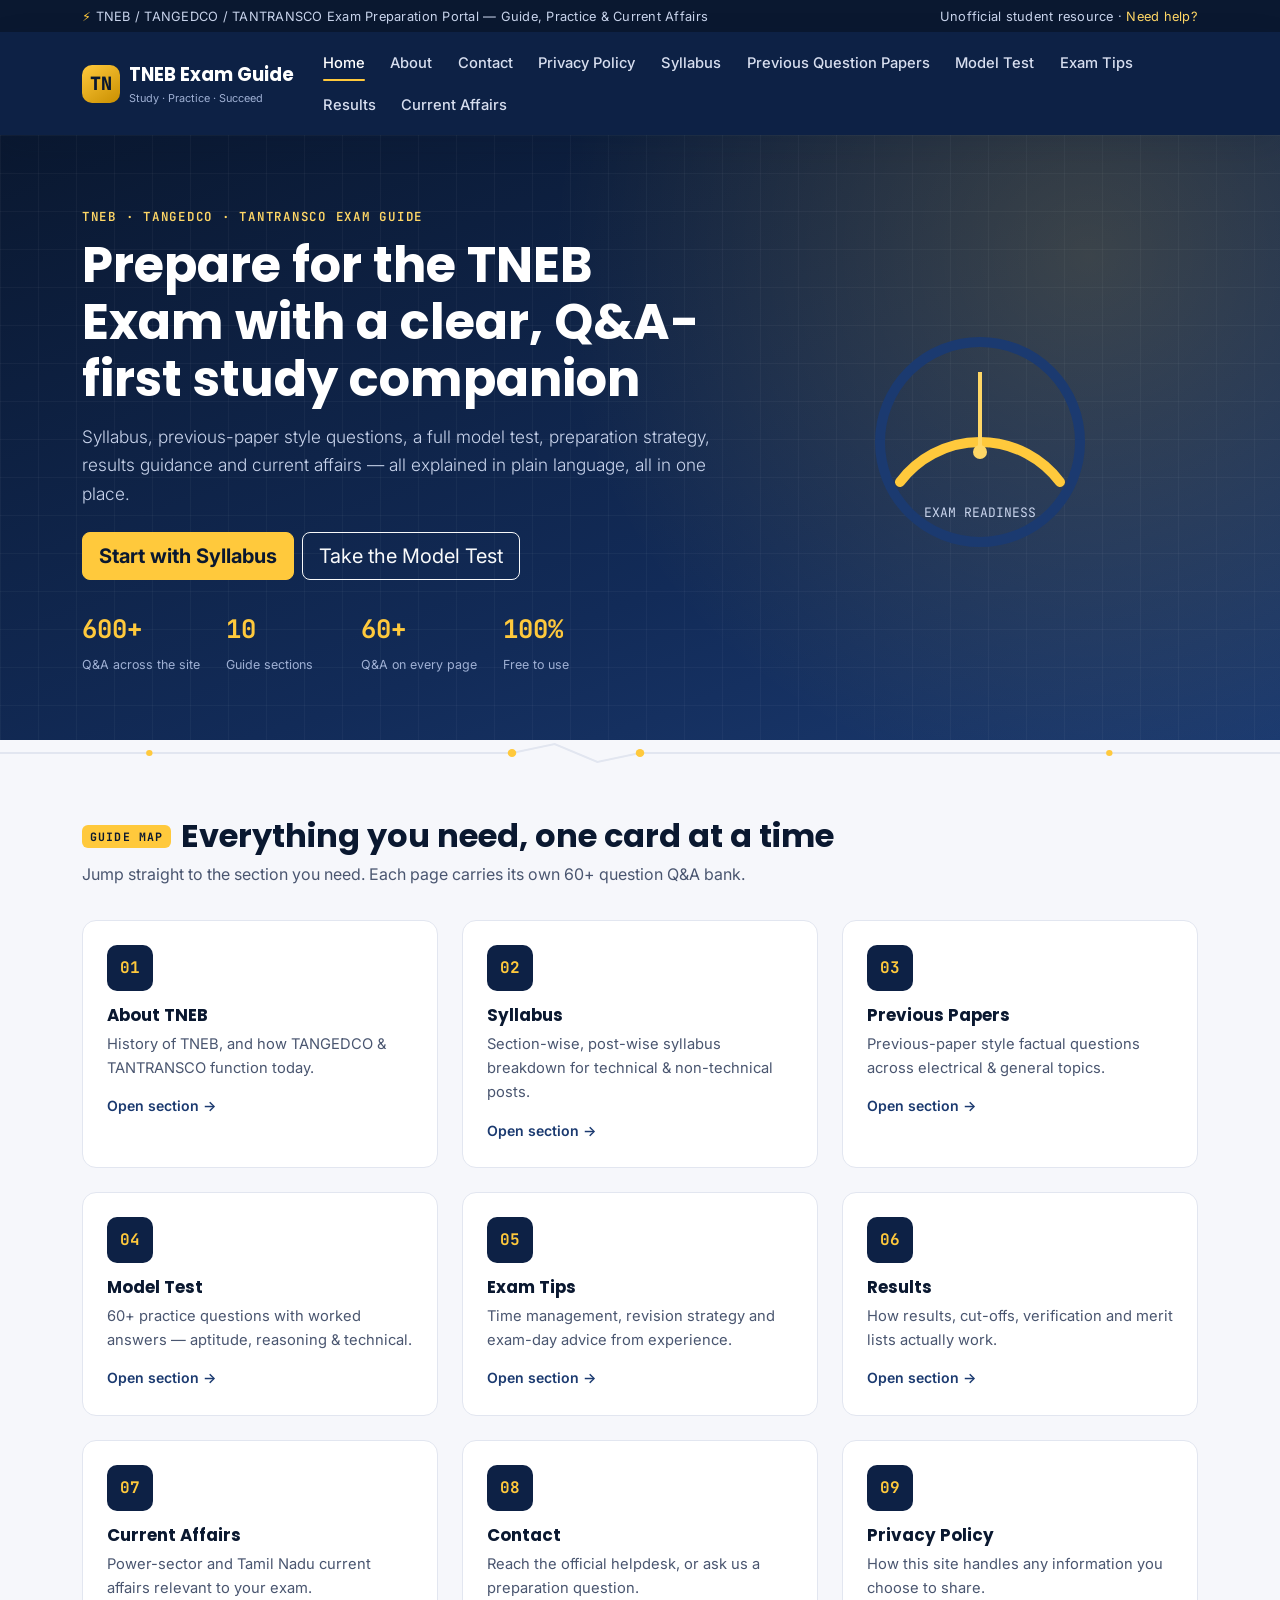
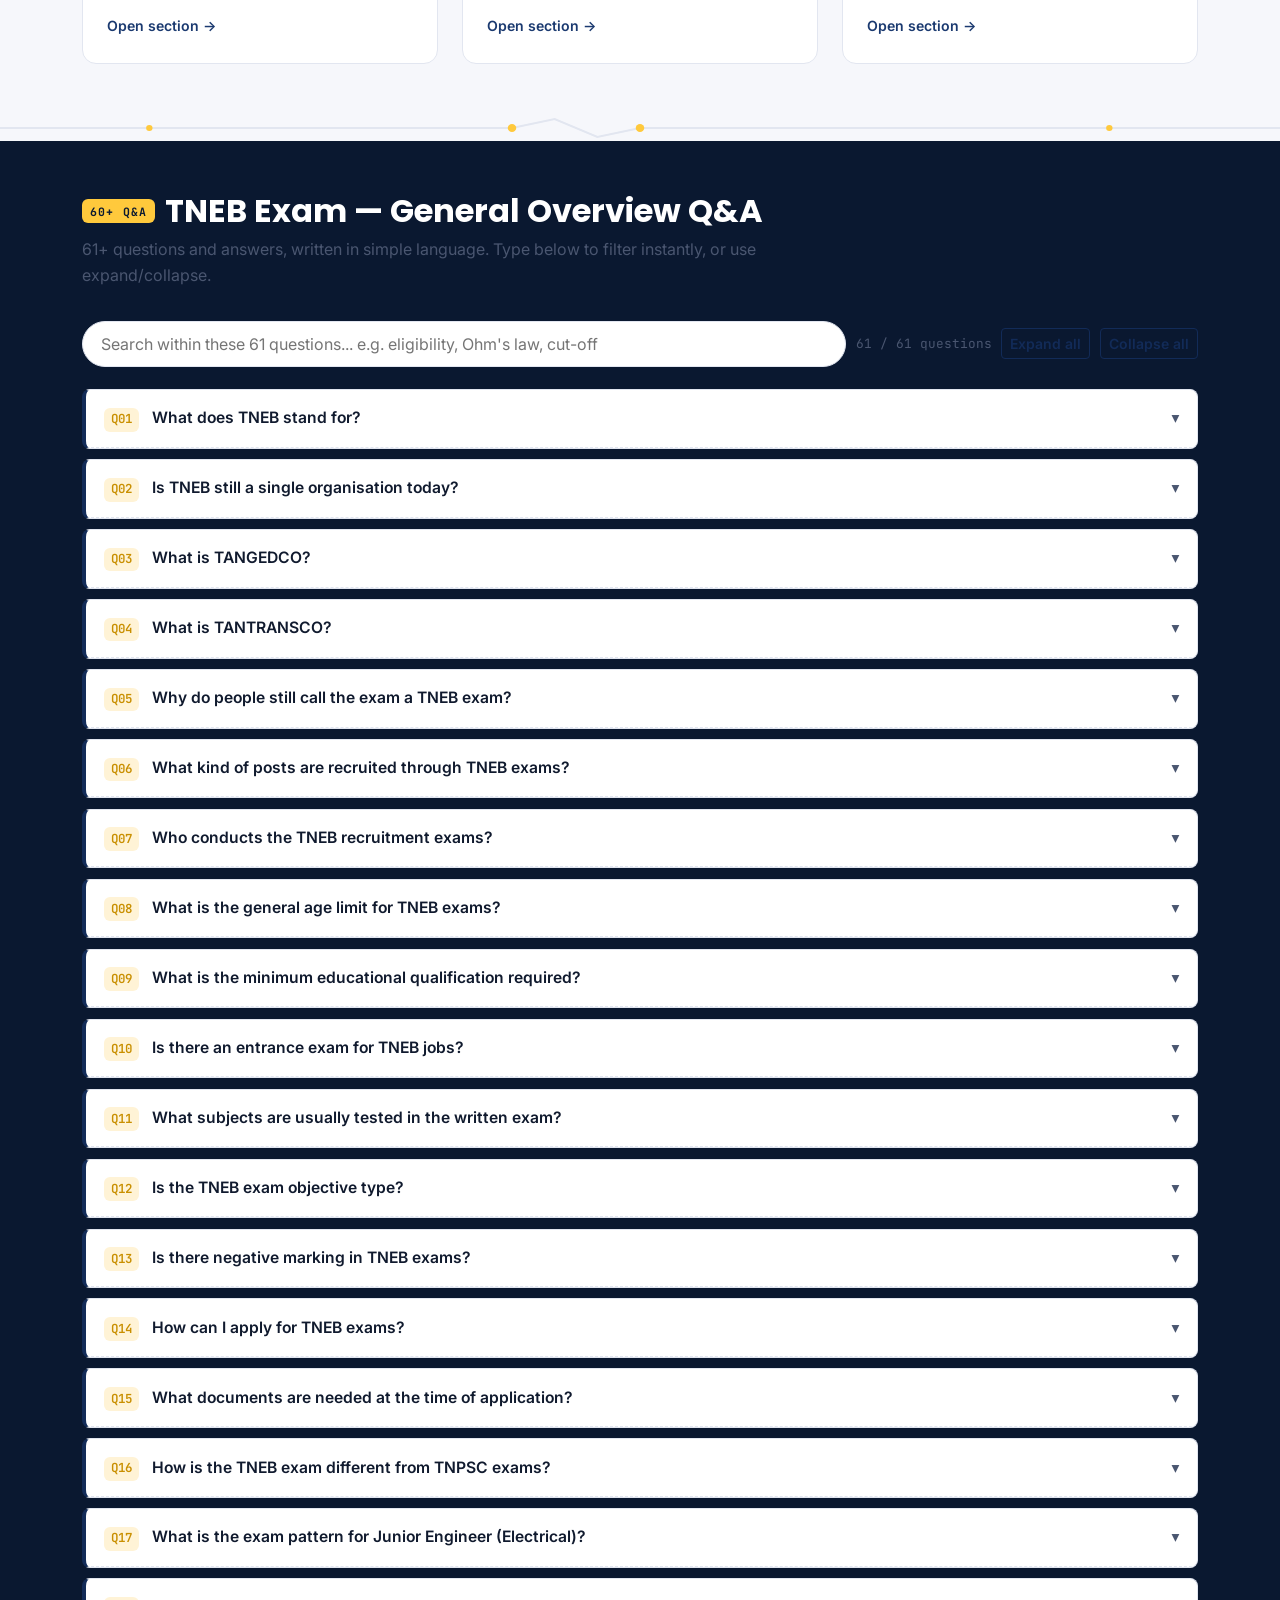
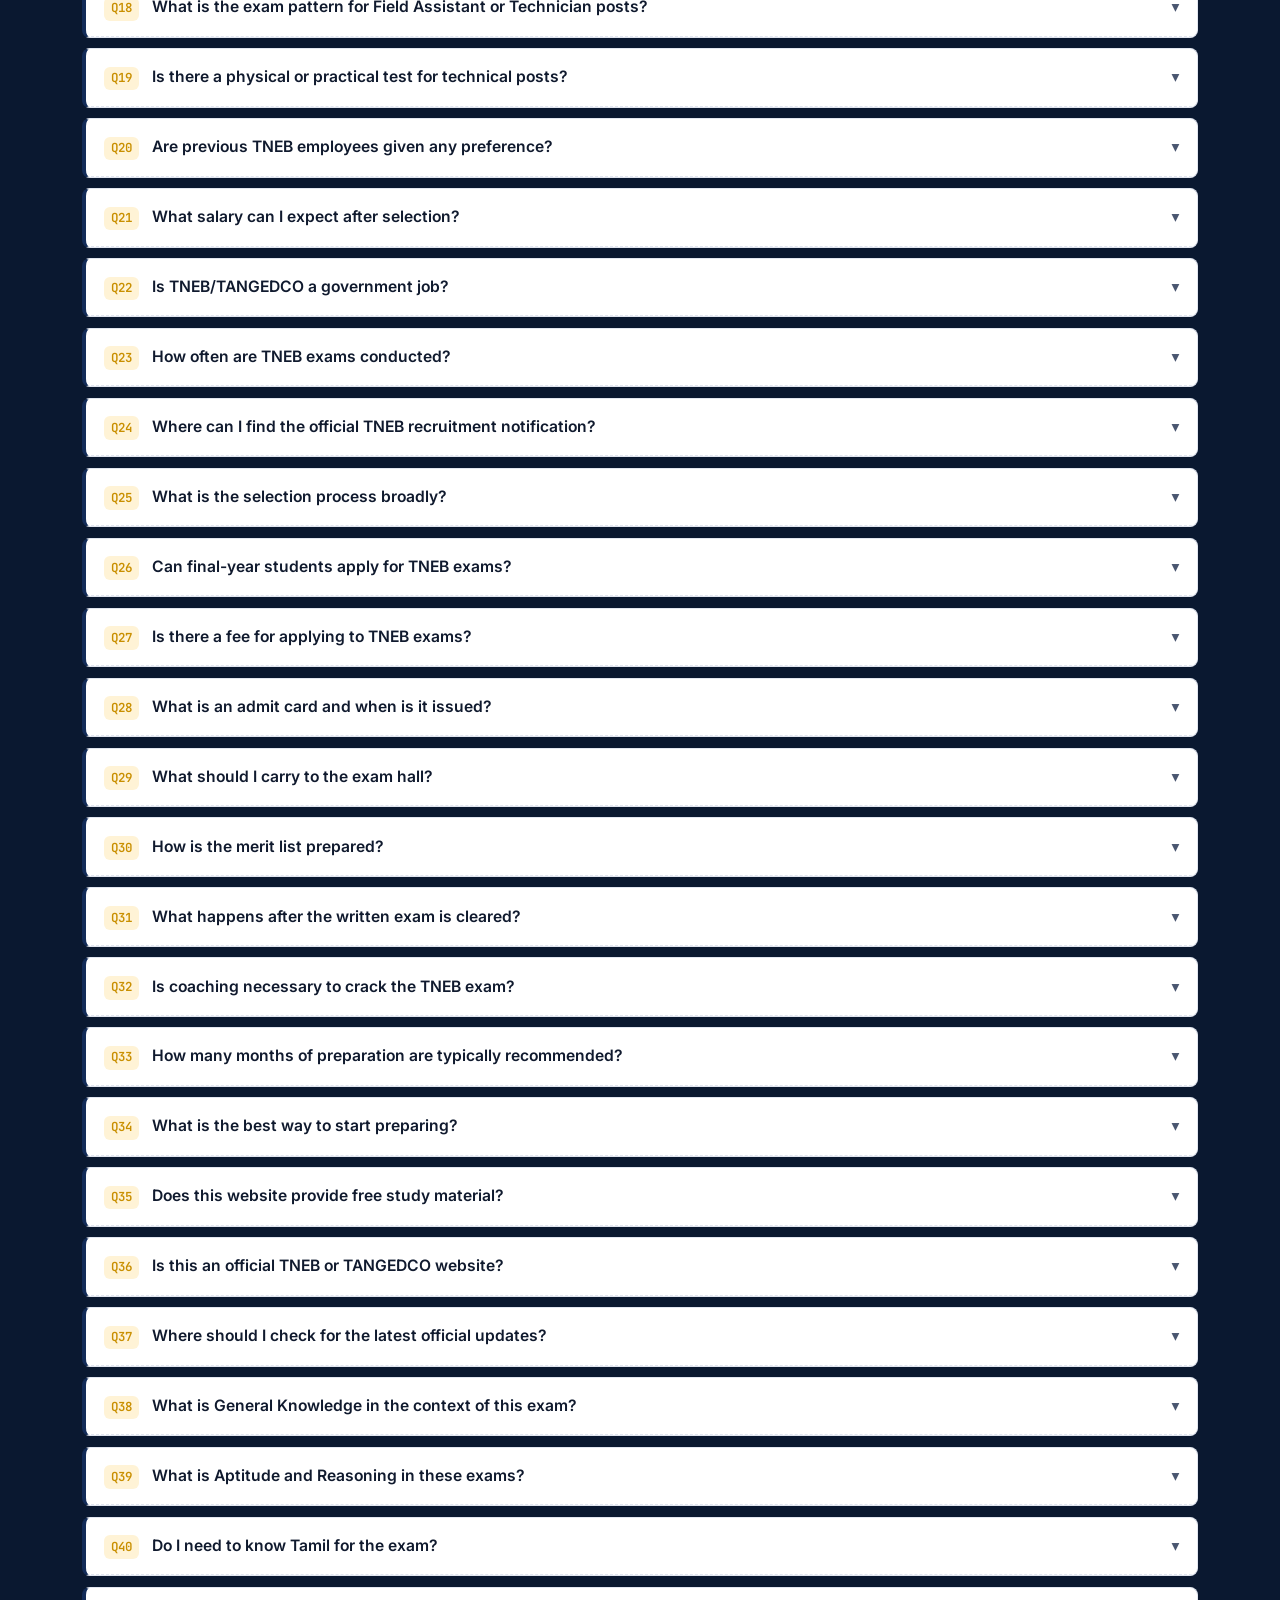
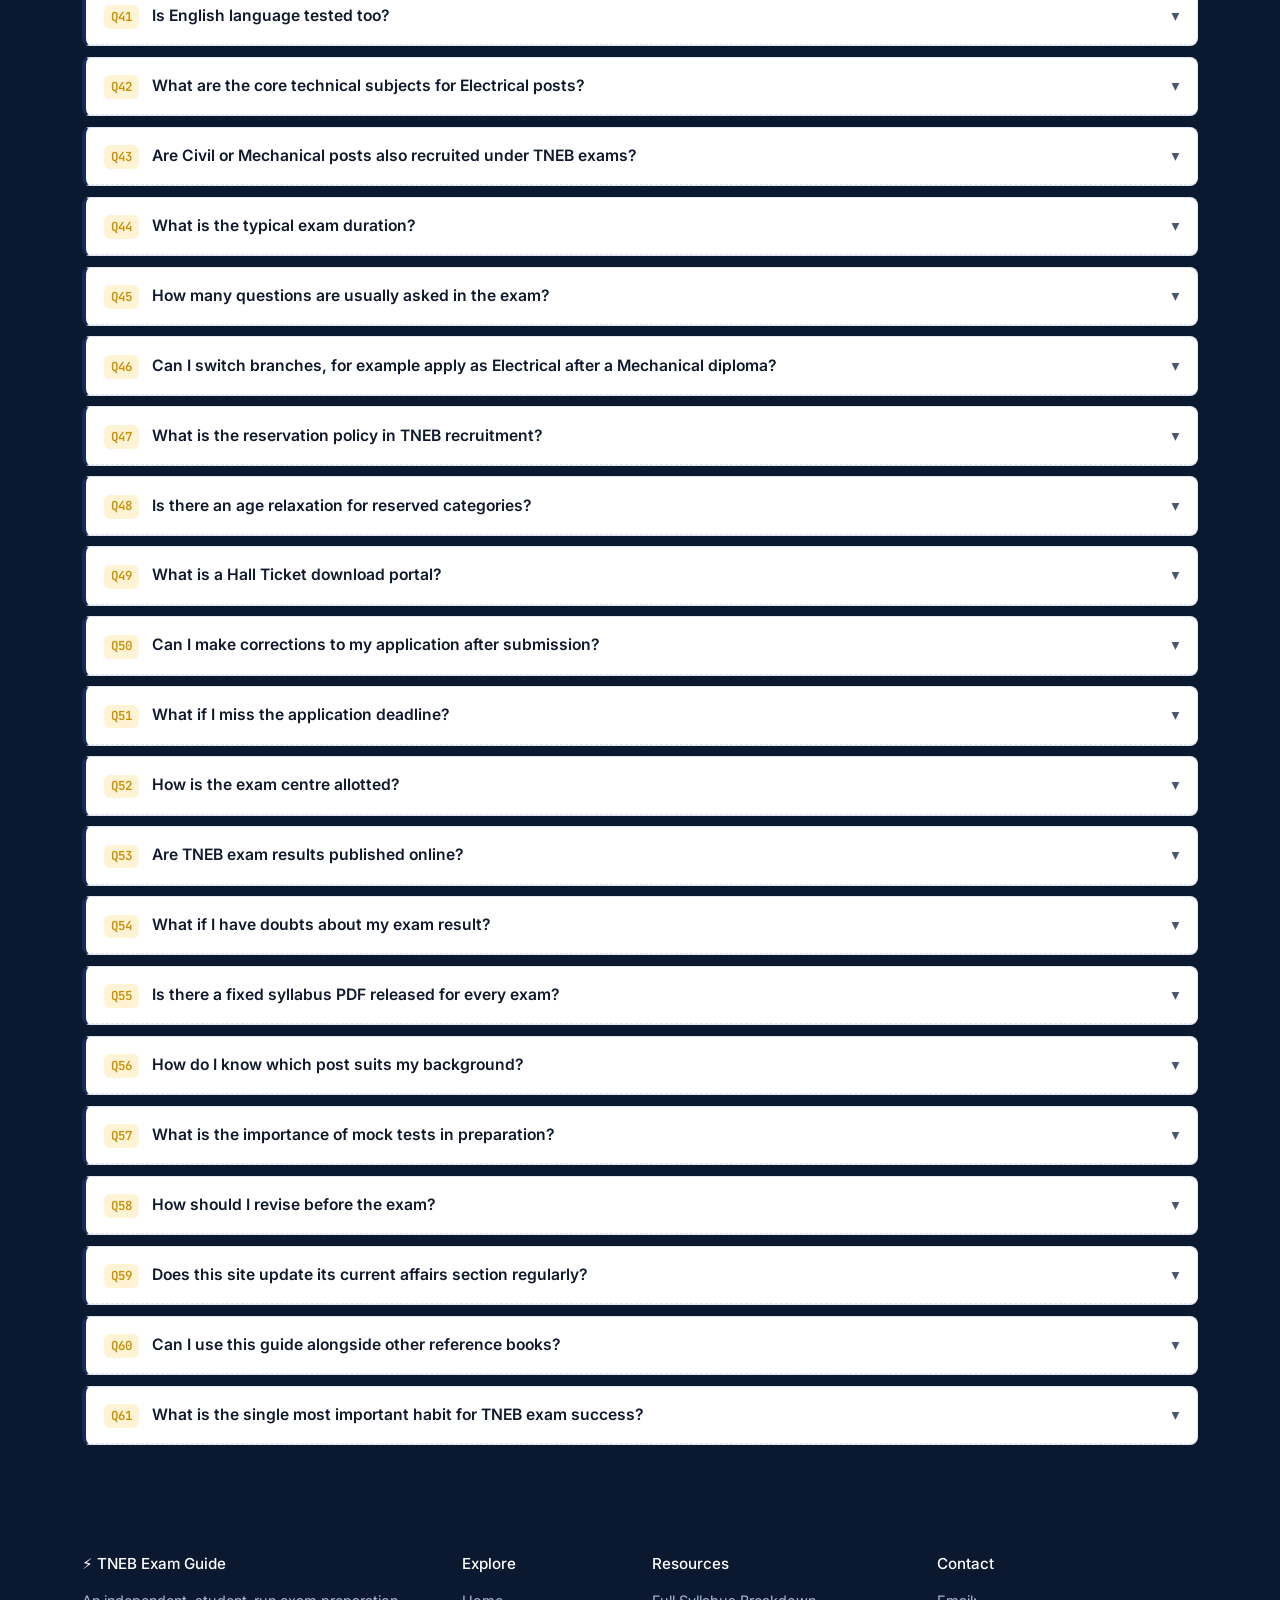
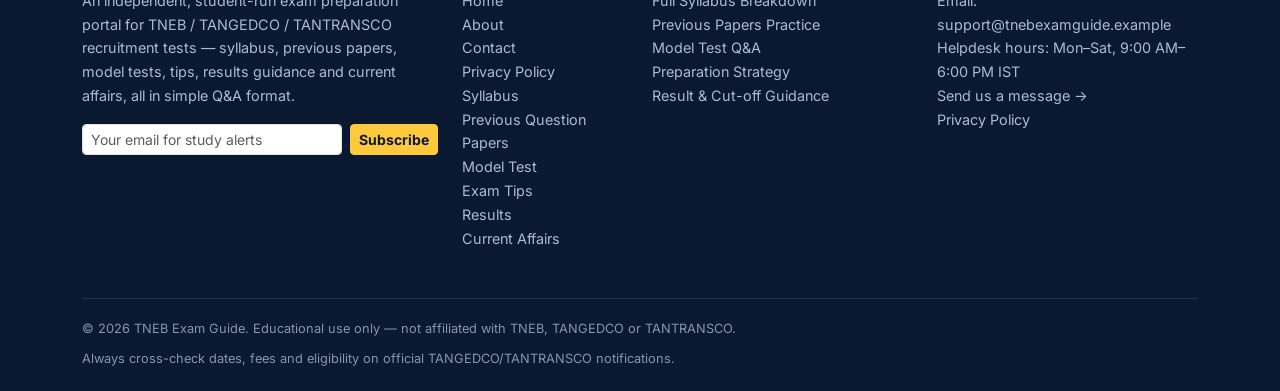
<file: index.html>
<!DOCTYPE html>
<html lang="en">

<head>
  <meta charset="UTF-8">
  <meta name="viewport" content="width=device-width, initial-scale=1.0">
  <title>Home | TNEB Exam Guide</title>
  <meta name="description"
    content="Free TNEB / TANGEDCO / TANTRANSCO exam preparation portal with syllabus, previous papers, model tests, tips, results guidance and current affairs.">
  <meta name="keywords"
    content="TNEB exam, TANGEDCO, TANTRANSCO, TNEB syllabus, TNEB previous papers, TNEB model test, TNEB results, Tamil Nadu Electricity Board exam guide">
  <meta name="author" content="TNEB Exam Guide">
  <meta name="robots" content="index, follow">
  <meta property="og:title" content="Home | TNEB Exam Guide">
  <meta property="og:description"
    content="Free TNEB / TANGEDCO / TANTRANSCO exam preparation portal with syllabus, previous papers, model tests, tips, results guidance and current affairs.">
  <meta property="og:type" content="website">
  <link rel="icon"
    href="data:image/svg+xml,<svg xmlns=%22http://www.w3.org/2000/svg%22 viewBox=%220 0 100 100%22><rect width=%22100%22 height=%22100%22 rx=%2220%22 fill=%22%230d2145%22/><text x=%2250%22 y=%2266%22 font-size=%2255%22 text-anchor=%22middle%22 fill=%22%23ffc93c%22 font-family=%22monospace%22>T</text></svg>">
  <link rel="preconnect" href="https://fonts.googleapis.com">
  <link
    href="https://fonts.googleapis.com/css2?family=Poppins:wght@500;600;700;800&family=Inter:wght@400;500;600&family=JetBrains+Mono:wght@500;700&display=swap"
    rel="stylesheet">
  <link href="https://cdn.jsdelivr.net/npm/bootstrap@5.3.3/dist/css/bootstrap.min.css" rel="stylesheet">
  <link href="css/style.css" rel="stylesheet">
  <!-- Monetag Link -->
  <script src="https://quge5.com/88/tag.min.js" data-zone="255877" async data-cfasync="false"></script>
  
  <!-- Google Search Console -->
  <meta name="google-site-verification" content="H7gB5AGytu3hASQ3pwpH16zcMU7SUrdKjeU1gX_VIaM" />

  <!-- Google Ads Sense -->
  <script async src="https://pagead2.googlesyndication.com/pagead/js/adsbygoogle.js?client=ca-pub-1684242835147633"
     crossorigin="anonymous"></script>
  <meta name="google-adsense-account" content="ca-pub-1684242835147633">
</head>

<body>
  <a class="skip-link" href="#main">Skip to main content</a>
  <div class="top-strip">
    <div class="container d-flex justify-content-between flex-wrap gap-1">
      <span><span class="bolt">⚡</span> TNEB / TANGEDCO / TANTRANSCO Exam Preparation Portal — Guide, Practice &amp;
        Current Affairs</span>
      <span class="d-none d-md-inline">Unofficial student resource &middot; <a href="contact.html">Need help?</a></span>
    </div>
  </div>
  <nav class="navbar navbar-expand-lg navbar-tneb sticky-top" aria-label="Main navigation">
    <div class="container">
      <a class="navbar-brand" href="index.html">
        <span class="brand-mark">TN</span>
        <span>TNEB Exam Guide<small>Study &middot; Practice &middot; Succeed</small></span>
      </a>
      <button class="navbar-toggler" type="button" data-bs-toggle="collapse" data-bs-target="#mainNav"
        aria-controls="mainNav" aria-expanded="false" aria-label="Toggle navigation">
        <span class="navbar-toggler-icon"></span>
      </button>
      <div class="collapse navbar-collapse" id="mainNav">
        <ul class="navbar-nav ms-auto flex-wrap">
          <li class="nav-item"><a class="nav-link active" href="index.html">Home</a></li>
          <li class="nav-item"><a class="nav-link" href="about.html">About</a></li>
          <li class="nav-item"><a class="nav-link" href="contact.html">Contact</a></li>
          <li class="nav-item"><a class="nav-link" href="privacy-policy.html">Privacy Policy</a></li>
          <li class="nav-item"><a class="nav-link" href="syllabus.html">Syllabus</a></li>
          <li class="nav-item"><a class="nav-link" href="previous-papers.html">Previous Question Papers</a></li>
          <li class="nav-item"><a class="nav-link" href="model-test.html">Model Test</a></li>
          <li class="nav-item"><a class="nav-link" href="exam-tips.html">Exam Tips</a></li>
          <li class="nav-item"><a class="nav-link" href="results.html">Results</a></li>
          <li class="nav-item"><a class="nav-link" href="current-affairs.html">Current Affairs</a></li>

        </ul>
      </div>
    </div>
  </nav>

  <section class="hero">
    <div class="container position-relative">
      <div class="row align-items-center g-5">
        <div class="col-lg-7">
          <div class="eyebrow">TNEB &middot; TANGEDCO &middot; TANTRANSCO EXAM GUIDE</div>
          <h1 class="mt-2">Prepare for the TNEB Exam with a clear, Q&amp;A-first study companion</h1>
          <p class="lead mt-3">Syllabus, previous-paper style questions, a full model test, preparation strategy,
            results guidance and current affairs &mdash; all explained in plain language, all in one place.</p>
          <div class="d-flex gap-2 flex-wrap mt-4">
            <a href="syllabus.html" class="btn btn-amber btn-lg">Start with Syllabus</a>
            <a href="model-test.html" class="btn btn-outline-light btn-lg">Take the Model Test</a>
          </div>
          <div class="hero-stats">
            <div class="stat"><b>600+</b><span>Q&amp;A across the site</span></div>
            <div class="stat"><b>10</b><span>Guide sections</span></div>
            <div class="stat"><b>60+</b><span>Q&amp;A on every page</span></div>
            <div class="stat"><b>100%</b><span>Free to use</span></div>
          </div>
        </div>
        <div class="col-lg-5 d-none d-lg-block">
          <div class="meter">
            <svg viewBox="0 0 220 220" aria-hidden="true">
              <circle cx="110" cy="110" r="100" fill="none" stroke="#1b3a70" stroke-width="10" />
              <path d="M30 150 A100 100 0 0 1 190 150" fill="none" stroke="#ffc93c" stroke-width="10"
                stroke-linecap="round" />
              <g class="needle">
                <line x1="110" y1="120" x2="110" y2="40" stroke="#ffd766" stroke-width="4" />
                <circle cx="110" cy="120" r="7" fill="#ffd766" />
              </g>
              <text x="110" y="185" text-anchor="middle" fill="#c9d4ec" font-size="13" font-family="JetBrains Mono">EXAM
                READINESS</text>
            </svg>
          </div>
        </div>
      </div>
    </div>
  </section>
  <svg class="circuit-divider" viewBox="0 0 1200 26" preserveAspectRatio="none" aria-hidden="true">
    <path class="wire" d="M0 13 H480 L520 4 L560 22 L600 13 H1200" />
    <circle class="node" cx="480" cy="13" r="4" />
    <circle class="node" cx="600" cy="13" r="4" />
    <circle class="node" cx="140" cy="13" r="3" />
    <circle class="node" cx="1040" cy="13" r="3" />
  </svg>

  <section class="section">
    <div class="container">
      <div class="section-title"><span class="tag">GUIDE MAP</span>
        <h2 class="m-0">Everything you need, one card at a time</h2>
      </div>
      <p class="section-sub">Jump straight to the section you need. Each page carries its own 60+ question Q&amp;A bank.
      </p>
      <div class="row g-4">
        <div class="col-md-6 col-lg-4">
          <div class="nav-card">
            <div class="icon-box">01</div>
            <h3>About TNEB</h3>
            <p>History of TNEB, and how TANGEDCO &amp; TANTRANSCO function today.</p>
            <a class="card-link" href="about.html">Open section</a>
          </div>
        </div>
        <div class="col-md-6 col-lg-4">
          <div class="nav-card">
            <div class="icon-box">02</div>
            <h3>Syllabus</h3>
            <p>Section-wise, post-wise syllabus breakdown for technical &amp; non-technical posts.</p>
            <a class="card-link" href="syllabus.html">Open section</a>
          </div>
        </div>
        <div class="col-md-6 col-lg-4">
          <div class="nav-card">
            <div class="icon-box">03</div>
            <h3>Previous Papers</h3>
            <p>Previous-paper style factual questions across electrical &amp; general topics.</p>
            <a class="card-link" href="previous-papers.html">Open section</a>
          </div>
        </div>
        <div class="col-md-6 col-lg-4">
          <div class="nav-card">
            <div class="icon-box">04</div>
            <h3>Model Test</h3>
            <p>60+ practice questions with worked answers &mdash; aptitude, reasoning &amp; technical.</p>
            <a class="card-link" href="model-test.html">Open section</a>
          </div>
        </div>
        <div class="col-md-6 col-lg-4">
          <div class="nav-card">
            <div class="icon-box">05</div>
            <h3>Exam Tips</h3>
            <p>Time management, revision strategy and exam-day advice from experience.</p>
            <a class="card-link" href="exam-tips.html">Open section</a>
          </div>
        </div>
        <div class="col-md-6 col-lg-4">
          <div class="nav-card">
            <div class="icon-box">06</div>
            <h3>Results</h3>
            <p>How results, cut-offs, verification and merit lists actually work.</p>
            <a class="card-link" href="results.html">Open section</a>
          </div>
        </div>
        <div class="col-md-6 col-lg-4">
          <div class="nav-card">
            <div class="icon-box">07</div>
            <h3>Current Affairs</h3>
            <p>Power-sector and Tamil Nadu current affairs relevant to your exam.</p>
            <a class="card-link" href="current-affairs.html">Open section</a>
          </div>
        </div>
        <div class="col-md-6 col-lg-4">
          <div class="nav-card">
            <div class="icon-box">08</div>
            <h3>Contact</h3>
            <p>Reach the official helpdesk, or ask us a preparation question.</p>
            <a class="card-link" href="contact.html">Open section</a>
          </div>
        </div>
        <div class="col-md-6 col-lg-4">
          <div class="nav-card">
            <div class="icon-box">09</div>
            <h3>Privacy Policy</h3>
            <p>How this site handles any information you choose to share.</p>
            <a class="card-link" href="privacy-policy.html">Open section</a>
          </div>
        </div>
      </div>
    </div>
  </section>
  <svg class="circuit-divider" viewBox="0 0 1200 26" preserveAspectRatio="none" aria-hidden="true">
    <path class="wire" d="M0 13 H480 L520 4 L560 22 L600 13 H1200" />
    <circle class="node" cx="480" cy="13" r="4" />
    <circle class="node" cx="600" cy="13" r="4" />
    <circle class="node" cx="140" cy="13" r="3" />
    <circle class="node" cx="1040" cy="13" r="3" />
  </svg>
  <section class="section section-navy">
    <div class="container">
      <div class="section-title">
        <span class="tag">60+ Q&A</span>
        <h2 class="m-0">TNEB Exam — General Overview Q&A</h2>
      </div>
      <p class="section-sub">61+ questions and answers, written in simple language. Type below to filter instantly, or
        use expand/collapse.</p>
      <div class="qa-toolbar">
        <input type="search" data-qa-search="homeQA"
          placeholder="Search within these 61 questions... e.g. eligibility, Ohm's law, cut-off">
        <span class="qa-count" data-qa-count="homeQA">61 / 61 questions</span>
        <button class="btn btn-sm btn-outline-navy" data-qa-expand="homeQA" type="button">Expand all</button>
        <button class="btn btn-sm btn-outline-navy" data-qa-collapse="homeQA" type="button">Collapse all</button>
      </div>
      <div class="qa-list" id="homeQA">
        <div class="qa-item">
          <button class="qa-q" aria-expanded="false">
            <span class="qnum">Q01</span>
            <span>What does TNEB stand for?</span>
            <span class="chev">▾</span>
          </button>
          <div class="qa-a">
            <p><span class="a-tag">ANS</span>TNEB stands for Tamil Nadu Electricity Board, the original state body that
              generated, transmitted and distributed electricity across Tamil Nadu before it was reorganised.</p>
          </div>
        </div>
        <div class="qa-item">
          <button class="qa-q" aria-expanded="false">
            <span class="qnum">Q02</span>
            <span>Is TNEB still a single organisation today?</span>
            <span class="chev">▾</span>
          </button>
          <div class="qa-a">
            <p><span class="a-tag">ANS</span>No. TNEB was restructured into separate entities — mainly TANGEDCO
              (generation and distribution) and TANTRANSCO (transmission) — though the name TNEB is still used
              informally for recruitment exams.</p>
          </div>
        </div>
        <div class="qa-item">
          <button class="qa-q" aria-expanded="false">
            <span class="qnum">Q03</span>
            <span>What is TANGEDCO?</span>
            <span class="chev">▾</span>
          </button>
          <div class="qa-a">
            <p><span class="a-tag">ANS</span>TANGEDCO (Tamil Nadu Generation and Distribution Corporation) handles power
              generation and distribution to consumers across the state.</p>
          </div>
        </div>
        <div class="qa-item">
          <button class="qa-q" aria-expanded="false">
            <span class="qnum">Q04</span>
            <span>What is TANTRANSCO?</span>
            <span class="chev">▾</span>
          </button>
          <div class="qa-a">
            <p><span class="a-tag">ANS</span>TANTRANSCO (Tamil Nadu Transmission Corporation) is responsible for
              transmitting bulk electricity from generating stations to distribution networks through the state grid.
            </p>
          </div>
        </div>
        <div class="qa-item">
          <button class="qa-q" aria-expanded="false">
            <span class="qnum">Q05</span>
            <span>Why do people still call the exam a TNEB exam?</span>
            <span class="chev">▾</span>
          </button>
          <div class="qa-a">
            <p><span class="a-tag">ANS</span>Because TANGEDCO and TANTRANSCO originated from the erstwhile TNEB, and
              recruitment notifications are still popularly referred to as TNEB exams by aspirants and coaching centres.
            </p>
          </div>
        </div>
        <div class="qa-item">
          <button class="qa-q" aria-expanded="false">
            <span class="qnum">Q06</span>
            <span>What kind of posts are recruited through TNEB exams?</span>
            <span class="chev">▾</span>
          </button>
          <div class="qa-a">
            <p><span class="a-tag">ANS</span>Common posts include Assistant Engineer (AE), Junior Engineer (JE), Field
              Assistant, Junior Assistant, Assistant Accountant, Technician Apprentice and similar technical and
              non-technical roles.</p>
          </div>
        </div>
        <div class="qa-item">
          <button class="qa-q" aria-expanded="false">
            <span class="qnum">Q07</span>
            <span>Who conducts the TNEB recruitment exams?</span>
            <span class="chev">▾</span>
          </button>
          <div class="qa-a">
            <p><span class="a-tag">ANS</span>Recruitment is generally conducted by TANGEDCO or TANTRANSCO themselves,
              sometimes with the help of an external testing agency for the written examination.</p>
          </div>
        </div>
        <div class="qa-item">
          <button class="qa-q" aria-expanded="false">
            <span class="qnum">Q08</span>
            <span>What is the general age limit for TNEB exams?</span>
            <span class="chev">▾</span>
          </button>
          <div class="qa-a">
            <p><span class="a-tag">ANS</span>Age limits vary by post but usually fall between 18 and 30 years, with
              relaxations for reserved categories as per Tamil Nadu government rules.</p>
          </div>
        </div>
        <div class="qa-item">
          <button class="qa-q" aria-expanded="false">
            <span class="qnum">Q09</span>
            <span>What is the minimum educational qualification required?</span>
            <span class="chev">▾</span>
          </button>
          <div class="qa-a">
            <p><span class="a-tag">ANS</span>It depends on the post — Junior Assistant roles typically need a degree,
              while Junior Engineer and Assistant Engineer roles require a diploma or B.E./B.Tech in the relevant
              engineering branch.</p>
          </div>
        </div>
        <div class="qa-item">
          <button class="qa-q" aria-expanded="false">
            <span class="qnum">Q10</span>
            <span>Is there an entrance exam for TNEB jobs?</span>
            <span class="chev">▾</span>
          </button>
          <div class="qa-a">
            <p><span class="a-tag">ANS</span>Yes, most posts require candidates to clear a written competitive
              examination, and technical posts may also include an interview or certificate verification round.</p>
          </div>
        </div>
        <div class="qa-item">
          <button class="qa-q" aria-expanded="false">
            <span class="qnum">Q11</span>
            <span>What subjects are usually tested in the written exam?</span>
            <span class="chev">▾</span>
          </button>
          <div class="qa-a">
            <p><span class="a-tag">ANS</span>General exams cover General Knowledge, General Tamil/English, Aptitude and
              Reasoning, along with a technical subject relevant to the post applied for.</p>
          </div>
        </div>
        <div class="qa-item">
          <button class="qa-q" aria-expanded="false">
            <span class="qnum">Q12</span>
            <span>Is the TNEB exam objective type?</span>
            <span class="chev">▾</span>
          </button>
          <div class="qa-a">
            <p><span class="a-tag">ANS</span>Yes, most TNEB recruitment exams use multiple-choice objective questions to
              be answered on an OMR sheet or computer-based test screen.</p>
          </div>
        </div>
        <div class="qa-item">
          <button class="qa-q" aria-expanded="false">
            <span class="qnum">Q13</span>
            <span>Is there negative marking in TNEB exams?</span>
            <span class="chev">▾</span>
          </button>
          <div class="qa-a">
            <p><span class="a-tag">ANS</span>Negative marking policies vary by notification; candidates should always
              check the specific exam notification, as some exams penalise wrong answers while others do not.</p>
          </div>
        </div>
        <div class="qa-item">
          <button class="qa-q" aria-expanded="false">
            <span class="qnum">Q14</span>
            <span>How can I apply for TNEB exams?</span>
            <span class="chev">▾</span>
          </button>
          <div class="qa-a">
            <p><span class="a-tag">ANS</span>Applications are usually submitted online through the official TANGEDCO or
              TANTRANSCO recruitment portal during the notified application window.</p>
          </div>
        </div>
        <div class="qa-item">
          <button class="qa-q" aria-expanded="false">
            <span class="qnum">Q15</span>
            <span>What documents are needed at the time of application?</span>
            <span class="chev">▾</span>
          </button>
          <div class="qa-a">
            <p><span class="a-tag">ANS</span>Typically you need educational certificates, date of birth proof, community
              certificate (if applicable), a passport-size photo and a signature scan.</p>
          </div>
        </div>
        <div class="qa-item">
          <button class="qa-q" aria-expanded="false">
            <span class="qnum">Q16</span>
            <span>How is the TNEB exam different from TNPSC exams?</span>
            <span class="chev">▾</span>
          </button>
          <div class="qa-a">
            <p><span class="a-tag">ANS</span>TNEB exams are specific to electricity board recruitment (technical and
              clerical roles within TANGEDCO/TANTRANSCO), while TNPSC conducts exams for various Tamil Nadu government
              departments.</p>
          </div>
        </div>
        <div class="qa-item">
          <button class="qa-q" aria-expanded="false">
            <span class="qnum">Q17</span>
            <span>What is the exam pattern for Junior Engineer (Electrical)?</span>
            <span class="chev">▾</span>
          </button>
          <div class="qa-a">
            <p><span class="a-tag">ANS</span>It usually includes objective questions on core Electrical Engineering
              subjects along with General Knowledge and Aptitude, within a fixed time duration such as 3 hours.</p>
          </div>
        </div>
        <div class="qa-item">
          <button class="qa-q" aria-expanded="false">
            <span class="qnum">Q18</span>
            <span>What is the exam pattern for Field Assistant or Technician posts?</span>
            <span class="chev">▾</span>
          </button>
          <div class="qa-a">
            <p><span class="a-tag">ANS</span>These posts generally test basic technical knowledge relevant to the trade
              along with General Knowledge, Aptitude and simple Tamil/English language questions.</p>
          </div>
        </div>
        <div class="qa-item">
          <button class="qa-q" aria-expanded="false">
            <span class="qnum">Q19</span>
            <span>Is there a physical or practical test for technical posts?</span>
            <span class="chev">▾</span>
          </button>
          <div class="qa-a">
            <p><span class="a-tag">ANS</span>Some technical posts, especially field-based ones, may include a practical
              skill test or physical efficiency test in addition to the written exam.</p>
          </div>
        </div>
        <div class="qa-item">
          <button class="qa-q" aria-expanded="false">
            <span class="qnum">Q20</span>
            <span>Are previous TNEB employees given any preference?</span>
            <span class="chev">▾</span>
          </button>
          <div class="qa-a">
            <p><span class="a-tag">ANS</span>Departmental candidates or those with relevant apprenticeship experience
              may receive specific benefits as defined in individual recruitment notifications.</p>
          </div>
        </div>
        <div class="qa-item">
          <button class="qa-q" aria-expanded="false">
            <span class="qnum">Q21</span>
            <span>What salary can I expect after selection?</span>
            <span class="chev">▾</span>
          </button>
          <div class="qa-a">
            <p><span class="a-tag">ANS</span>Pay scales follow Tamil Nadu government pay matrix norms for the respective
              post category, and vary based on grade and post — always refer to the official notification for the exact
              scale.</p>
          </div>
        </div>
        <div class="qa-item">
          <button class="qa-q" aria-expanded="false">
            <span class="qnum">Q22</span>
            <span>Is TNEB/TANGEDCO a government job?</span>
            <span class="chev">▾</span>
          </button>
          <div class="qa-a">
            <p><span class="a-tag">ANS</span>Yes, TANGEDCO and TANTRANSCO are Tamil Nadu government-owned public sector
              undertakings, so these are considered secure government sector jobs.</p>
          </div>
        </div>
        <div class="qa-item">
          <button class="qa-q" aria-expanded="false">
            <span class="qnum">Q23</span>
            <span>How often are TNEB exams conducted?</span>
            <span class="chev">▾</span>
          </button>
          <div class="qa-a">
            <p><span class="a-tag">ANS</span>There is no fixed annual schedule; notifications are released whenever
              vacancies arise and are announced on the official recruitment portal.</p>
          </div>
        </div>
        <div class="qa-item">
          <button class="qa-q" aria-expanded="false">
            <span class="qnum">Q24</span>
            <span>Where can I find the official TNEB recruitment notification?</span>
            <span class="chev">▾</span>
          </button>
          <div class="qa-a">
            <p><span class="a-tag">ANS</span>Official notifications are published on the TANGEDCO and TANTRANSCO
              websites, and candidates should always verify details there rather than relying only on third-party
              sources.</p>
          </div>
        </div>
        <div class="qa-item">
          <button class="qa-q" aria-expanded="false">
            <span class="qnum">Q25</span>
            <span>What is the selection process broadly?</span>
            <span class="chev">▾</span>
          </button>
          <div class="qa-a">
            <p><span class="a-tag">ANS</span>It generally includes an online application, a written examination,
              followed by certificate verification and sometimes an interview or medical test before final appointment.
            </p>
          </div>
        </div>
        <div class="qa-item">
          <button class="qa-q" aria-expanded="false">
            <span class="qnum">Q26</span>
            <span>Can final-year students apply for TNEB exams?</span>
            <span class="chev">▾</span>
          </button>
          <div class="qa-a">
            <p><span class="a-tag">ANS</span>This depends on the specific notification; some allow candidates awaiting
              final results to apply provisionally, while others require the qualification to be completed already.</p>
          </div>
        </div>
        <div class="qa-item">
          <button class="qa-q" aria-expanded="false">
            <span class="qnum">Q27</span>
            <span>Is there a fee for applying to TNEB exams?</span>
            <span class="chev">▾</span>
          </button>
          <div class="qa-a">
            <p><span class="a-tag">ANS</span>Yes, a nominal application fee is usually charged, with concessions or
              exemptions for reserved categories as per government norms.</p>
          </div>
        </div>
        <div class="qa-item">
          <button class="qa-q" aria-expanded="false">
            <span class="qnum">Q28</span>
            <span>What is an admit card and when is it issued?</span>
            <span class="chev">▾</span>
          </button>
          <div class="qa-a">
            <p><span class="a-tag">ANS</span>An admit card (hall ticket) is the exam entry pass issued online a few days
              before the exam, containing exam centre, date, time and candidate details.</p>
          </div>
        </div>
        <div class="qa-item">
          <button class="qa-q" aria-expanded="false">
            <span class="qnum">Q29</span>
            <span>What should I carry to the exam hall?</span>
            <span class="chev">▾</span>
          </button>
          <div class="qa-a">
            <p><span class="a-tag">ANS</span>Carry your printed admit card, a valid original photo ID proof, and any
              items specifically mentioned in the admit card instructions.</p>
          </div>
        </div>
        <div class="qa-item">
          <button class="qa-q" aria-expanded="false">
            <span class="qnum">Q30</span>
            <span>How is the merit list prepared?</span>
            <span class="chev">▾</span>
          </button>
          <div class="qa-a">
            <p><span class="a-tag">ANS</span>The merit list is typically based on marks scored in the written exam,
              subject to eligibility and category-wise reservation norms.</p>
          </div>
        </div>
        <div class="qa-item">
          <button class="qa-q" aria-expanded="false">
            <span class="qnum">Q31</span>
            <span>What happens after the written exam is cleared?</span>
            <span class="chev">▾</span>
          </button>
          <div class="qa-a">
            <p><span class="a-tag">ANS</span>Shortlisted candidates usually proceed to certificate verification, and for
              some posts, a personal interview or document scrutiny round.</p>
          </div>
        </div>
        <div class="qa-item">
          <button class="qa-q" aria-expanded="false">
            <span class="qnum">Q32</span>
            <span>Is coaching necessary to crack the TNEB exam?</span>
            <span class="chev">▾</span>
          </button>
          <div class="qa-a">
            <p><span class="a-tag">ANS</span>Coaching is optional; with a structured self-study plan using the syllabus,
              previous papers and mock tests, many candidates succeed through self-preparation.</p>
          </div>
        </div>
        <div class="qa-item">
          <button class="qa-q" aria-expanded="false">
            <span class="qnum">Q33</span>
            <span>How many months of preparation are typically recommended?</span>
            <span class="chev">▾</span>
          </button>
          <div class="qa-a">
            <p><span class="a-tag">ANS</span>A focused preparation period of 3 to 6 months is generally sufficient if
              you study consistently and practice regularly with mock tests.</p>
          </div>
        </div>
        <div class="qa-item">
          <button class="qa-q" aria-expanded="false">
            <span class="qnum">Q34</span>
            <span>What is the best way to start preparing?</span>
            <span class="chev">▾</span>
          </button>
          <div class="qa-a">
            <p><span class="a-tag">ANS</span>Start by understanding the exact syllabus and exam pattern for your post,
              then build a study timetable covering all sections with regular revision and practice tests.</p>
          </div>
        </div>
        <div class="qa-item">
          <button class="qa-q" aria-expanded="false">
            <span class="qnum">Q35</span>
            <span>Does this website provide free study material?</span>
            <span class="chev">▾</span>
          </button>
          <div class="qa-a">
            <p><span class="a-tag">ANS</span>Yes, this portal offers free syllabus breakdowns, previous-paper style
              questions, model tests, preparation tips, results guidance and current affairs in an easy Q&A format.</p>
          </div>
        </div>
        <div class="qa-item">
          <button class="qa-q" aria-expanded="false">
            <span class="qnum">Q36</span>
            <span>Is this an official TNEB or TANGEDCO website?</span>
            <span class="chev">▾</span>
          </button>
          <div class="qa-a">
            <p><span class="a-tag">ANS</span>No, this is an independent, student-focused exam preparation resource and
              is not affiliated with TNEB, TANGEDCO or TANTRANSCO.</p>
          </div>
        </div>
        <div class="qa-item">
          <button class="qa-q" aria-expanded="false">
            <span class="qnum">Q37</span>
            <span>Where should I check for the latest official updates?</span>
            <span class="chev">▾</span>
          </button>
          <div class="qa-a">
            <p><span class="a-tag">ANS</span>Always refer to the official TANGEDCO and TANTRANSCO recruitment portals
              and government employment newspapers for authentic, up-to-date notifications.</p>
          </div>
        </div>
        <div class="qa-item">
          <button class="qa-q" aria-expanded="false">
            <span class="qnum">Q38</span>
            <span>What is General Knowledge in the context of this exam?</span>
            <span class="chev">▾</span>
          </button>
          <div class="qa-a">
            <p><span class="a-tag">ANS</span>It covers static facts such as Tamil Nadu history, geography, polity,
              important personalities, national symbols and general science, along with current affairs.</p>
          </div>
        </div>
        <div class="qa-item">
          <button class="qa-q" aria-expanded="false">
            <span class="qnum">Q39</span>
            <span>What is Aptitude and Reasoning in these exams?</span>
            <span class="chev">▾</span>
          </button>
          <div class="qa-a">
            <p><span class="a-tag">ANS</span>This section tests numerical ability, logical reasoning, data
              interpretation and problem-solving speed using basic mathematics and pattern recognition.</p>
          </div>
        </div>
        <div class="qa-item">
          <button class="qa-q" aria-expanded="false">
            <span class="qnum">Q40</span>
            <span>Do I need to know Tamil for the exam?</span>
            <span class="chev">▾</span>
          </button>
          <div class="qa-a">
            <p><span class="a-tag">ANS</span>Many TNEB exams include a Tamil language section, so a working knowledge of
              basic Tamil grammar and comprehension is helpful, though requirements vary by post.</p>
          </div>
        </div>
        <div class="qa-item">
          <button class="qa-q" aria-expanded="false">
            <span class="qnum">Q41</span>
            <span>Is English language tested too?</span>
            <span class="chev">▾</span>
          </button>
          <div class="qa-a">
            <p><span class="a-tag">ANS</span>Some notifications include a General English section testing grammar,
              vocabulary and comprehension at a basic to intermediate level.</p>
          </div>
        </div>
        <div class="qa-item">
          <button class="qa-q" aria-expanded="false">
            <span class="qnum">Q42</span>
            <span>What are the core technical subjects for Electrical posts?</span>
            <span class="chev">▾</span>
          </button>
          <div class="qa-a">
            <p><span class="a-tag">ANS</span>Key areas include Basic Electrical Engineering, Circuit Theory, Electrical
              Machines, Power Systems, Measurements and Instrumentation, and Control Systems.</p>
          </div>
        </div>
        <div class="qa-item">
          <button class="qa-q" aria-expanded="false">
            <span class="qnum">Q43</span>
            <span>Are Civil or Mechanical posts also recruited under TNEB exams?</span>
            <span class="chev">▾</span>
          </button>
          <div class="qa-a">
            <p><span class="a-tag">ANS</span>Yes, TANGEDCO/TANTRANSCO occasionally recruit Civil and Mechanical
              Engineers for construction, maintenance and allied works, with syllabus tailored to that branch.</p>
          </div>
        </div>
        <div class="qa-item">
          <button class="qa-q" aria-expanded="false">
            <span class="qnum">Q44</span>
            <span>What is the typical exam duration?</span>
            <span class="chev">▾</span>
          </button>
          <div class="qa-a">
            <p><span class="a-tag">ANS</span>Most written exams run for around 2 to 3 hours, though the exact duration
              is specified in each notification.</p>
          </div>
        </div>
        <div class="qa-item">
          <button class="qa-q" aria-expanded="false">
            <span class="qnum">Q45</span>
            <span>How many questions are usually asked in the exam?</span>
            <span class="chev">▾</span>
          </button>
          <div class="qa-a">
            <p><span class="a-tag">ANS</span>Question counts vary by post, commonly ranging from 100 to 200 objective
              questions across all sections.</p>
          </div>
        </div>
        <div class="qa-item">
          <button class="qa-q" aria-expanded="false">
            <span class="qnum">Q46</span>
            <span>Can I switch branches, for example apply as Electrical after a Mechanical diploma?</span>
            <span class="chev">▾</span>
          </button>
          <div class="qa-a">
            <p><span class="a-tag">ANS</span>Eligibility is strictly branch-specific for technical posts, so you should
              apply only for posts matching your qualifying discipline as stated in the notification.</p>
          </div>
        </div>
        <div class="qa-item">
          <button class="qa-q" aria-expanded="false">
            <span class="qnum">Q47</span>
            <span>What is the reservation policy in TNEB recruitment?</span>
            <span class="chev">▾</span>
          </button>
          <div class="qa-a">
            <p><span class="a-tag">ANS</span>Reservation follows the Tamil Nadu government reservation policy for SC,
              SC(A), ST, MBC/DNC, BC, BC(Muslim) and other categories as applicable.</p>
          </div>
        </div>
        <div class="qa-item">
          <button class="qa-q" aria-expanded="false">
            <span class="qnum">Q48</span>
            <span>Is there an age relaxation for reserved categories?</span>
            <span class="chev">▾</span>
          </button>
          <div class="qa-a">
            <p><span class="a-tag">ANS</span>Yes, standard Tamil Nadu government age relaxation rules apply to
              SC/ST/MBC/BC and other eligible categories, as specified in each notification.</p>
          </div>
        </div>
        <div class="qa-item">
          <button class="qa-q" aria-expanded="false">
            <span class="qnum">Q49</span>
            <span>What is a Hall Ticket download portal?</span>
            <span class="chev">▾</span>
          </button>
          <div class="qa-a">
            <p><span class="a-tag">ANS</span>It is the section of the official recruitment website where candidates log
              in with their registration details to download their admit card before the exam.</p>
          </div>
        </div>
        <div class="qa-item">
          <button class="qa-q" aria-expanded="false">
            <span class="qnum">Q50</span>
            <span>Can I make corrections to my application after submission?</span>
            <span class="chev">▾</span>
          </button>
          <div class="qa-a">
            <p><span class="a-tag">ANS</span>Some recruitment cycles open a short correction window before the final
              submission deadline; check the specific notification for correction facility availability.</p>
          </div>
        </div>
        <div class="qa-item">
          <button class="qa-q" aria-expanded="false">
            <span class="qnum">Q51</span>
            <span>What if I miss the application deadline?</span>
            <span class="chev">▾</span>
          </button>
          <div class="qa-a">
            <p><span class="a-tag">ANS</span>Late applications are generally not accepted, so it is important to track
              notification dates closely and apply well within the window.</p>
          </div>
        </div>
        <div class="qa-item">
          <button class="qa-q" aria-expanded="false">
            <span class="qnum">Q52</span>
            <span>How is the exam centre allotted?</span>
            <span class="chev">▾</span>
          </button>
          <div class="qa-a">
            <p><span class="a-tag">ANS</span>Exam centres are usually allotted based on preferences given during
              application and are confirmed on the admit card, subject to availability.</p>
          </div>
        </div>
        <div class="qa-item">
          <button class="qa-q" aria-expanded="false">
            <span class="qnum">Q53</span>
            <span>Are TNEB exam results published online?</span>
            <span class="chev">▾</span>
          </button>
          <div class="qa-a">
            <p><span class="a-tag">ANS</span>Yes, results, cut-off marks and merit lists are typically published on the
              official recruitment portal along with candidate-wise scorecards where applicable.</p>
          </div>
        </div>
        <div class="qa-item">
          <button class="qa-q" aria-expanded="false">
            <span class="qnum">Q54</span>
            <span>What if I have doubts about my exam result?</span>
            <span class="chev">▾</span>
          </button>
          <div class="qa-a">
            <p><span class="a-tag">ANS</span>You can typically raise objections during the answer key challenge window,
              or use the grievance/helpdesk contact provided in the official notification.</p>
          </div>
        </div>
        <div class="qa-item">
          <button class="qa-q" aria-expanded="false">
            <span class="qnum">Q55</span>
            <span>Is there a fixed syllabus PDF released for every exam?</span>
            <span class="chev">▾</span>
          </button>
          <div class="qa-a">
            <p><span class="a-tag">ANS</span>Official notifications usually include a detailed syllabus and exam pattern
              annexure; this website also summarises that syllabus topic-wise for quick revision.</p>
          </div>
        </div>
        <div class="qa-item">
          <button class="qa-q" aria-expanded="false">
            <span class="qnum">Q56</span>
            <span>How do I know which post suits my background?</span>
            <span class="chev">▾</span>
          </button>
          <div class="qa-a">
            <p><span class="a-tag">ANS</span>Compare your educational qualification and interest area with the
              eligibility criteria listed in the notification; diploma holders typically go for JE, degree holders for
              AE-level posts.</p>
          </div>
        </div>
        <div class="qa-item">
          <button class="qa-q" aria-expanded="false">
            <span class="qnum">Q57</span>
            <span>What is the importance of mock tests in preparation?</span>
            <span class="chev">▾</span>
          </button>
          <div class="qa-a">
            <p><span class="a-tag">ANS</span>Mock tests build exam-day speed and accuracy, help identify weak areas, and
              train you to manage time across sections under real exam conditions.</p>
          </div>
        </div>
        <div class="qa-item">
          <button class="qa-q" aria-expanded="false">
            <span class="qnum">Q58</span>
            <span>How should I revise before the exam?</span>
            <span class="chev">▾</span>
          </button>
          <div class="qa-a">
            <p><span class="a-tag">ANS</span>Focus on short, structured revision of formulas, key facts and frequently
              tested topics rather than starting new topics in the final week.</p>
          </div>
        </div>
        <div class="qa-item">
          <button class="qa-q" aria-expanded="false">
            <span class="qnum">Q59</span>
            <span>Does this site update its current affairs section regularly?</span>
            <span class="chev">▾</span>
          </button>
          <div class="qa-a">
            <p><span class="a-tag">ANS</span>Yes, the Current Affairs page is designed to be refreshed periodically with
              power-sector and general updates relevant to TNEB aspirants.</p>
          </div>
        </div>
        <div class="qa-item">
          <button class="qa-q" aria-expanded="false">
            <span class="qnum">Q60</span>
            <span>Can I use this guide alongside other reference books?</span>
            <span class="chev">▾</span>
          </button>
          <div class="qa-a">
            <p><span class="a-tag">ANS</span>Absolutely — this guide works well as a quick-revision companion alongside
              standard reference books and official notifications.</p>
          </div>
        </div>
        <div class="qa-item">
          <button class="qa-q" aria-expanded="false">
            <span class="qnum">Q61</span>
            <span>What is the single most important habit for TNEB exam success?</span>
            <span class="chev">▾</span>
          </button>
          <div class="qa-a">
            <p><span class="a-tag">ANS</span>Consistent daily study combined with regular self-testing through previous
              papers and mock tests is the most reliable path to success.</p>
          </div>
        </div>
      </div>
    </div>
  </section>
  <footer class="footer">
    <div class="container">
      <div class="row g-4">
        <div class="col-lg-4">
          <h5><span class="bolt">⚡</span> TNEB Exam Guide</h5>
          <p>An independent, student-run exam preparation portal for TNEB / TANGEDCO / TANTRANSCO recruitment tests —
            syllabus, previous papers, model tests, tips, results guidance and current affairs, all in simple Q&amp;A
            format.</p>
          <form class="newsletter-form d-flex gap-2 mt-3" novalidate>
            <label for="newsEmail" class="visually-hidden">Email address</label>
            <input type="email" id="newsEmail" class="form-control form-control-sm"
              placeholder="Your email for study alerts" required>
            <button class="btn btn-sm btn-amber" type="submit">Subscribe</button>
          </form>
          <small class="newsletter-msg d-block mt-2 d-none text-warning"></small>
        </div>
        <div class="col-lg-2 col-6">
          <h5>Explore</h5>
          <ul class="list-unstyled">
            <li><a href="index.html">Home</a></li>
            <li><a href="about.html">About</a></li>
            <li><a href="contact.html">Contact</a></li>
            <li><a href="privacy-policy.html">Privacy Policy</a></li>
            <li><a href="syllabus.html">Syllabus</a></li>
            <li><a href="previous-papers.html">Previous Question Papers</a></li>
            <li><a href="model-test.html">Model Test</a></li>
            <li><a href="exam-tips.html">Exam Tips</a></li>
            <li><a href="results.html">Results</a></li>
            <li><a href="current-affairs.html">Current Affairs</a></li>
          </ul>
        </div>
        <div class="col-lg-3 col-6">
          <h5>Resources</h5>
          <ul class="list-unstyled">
            <li><a href="syllabus.html">Full Syllabus Breakdown</a></li>
            <li><a href="previous-papers.html">Previous Papers Practice</a></li>
            <li><a href="model-test.html">Model Test Q&amp;A</a></li>
            <li><a href="exam-tips.html">Preparation Strategy</a></li>
            <li><a href="results.html">Result &amp; Cut-off Guidance</a></li>
          </ul>
        </div>
        <div class="col-lg-3">
          <h5>Contact</h5>
          <ul class="list-unstyled">
            <li>Email: support@tnebexamguide.example</li>
            <li>Helpdesk hours: Mon&ndash;Sat, 9:00 AM&ndash;6:00 PM IST</li>
            <li><a href="contact.html">Send us a message →</a></li>
            <li><a href="privacy-policy.html">Privacy Policy</a></li>
          </ul>
        </div>
      </div>
      <div class="bottom-bar d-flex flex-wrap justify-content-between gap-2">
        <span>&copy; 2026 TNEB Exam Guide. Educational use only &mdash; not affiliated with TNEB, TANGEDCO or
          TANTRANSCO.</span>
        <span>Always cross-check dates, fees and eligibility on official TANGEDCO/TANTRANSCO notifications.</span>
      </div>
    </div>
  </footer>
  <button class="back-to-top" aria-label="Back to top">↑</button>
  <script src="https://cdn.jsdelivr.net/npm/bootstrap@5.3.3/dist/js/bootstrap.bundle.min.js"></script>
  <script src="js/script.js"></script>
</body>

</html>
</file>
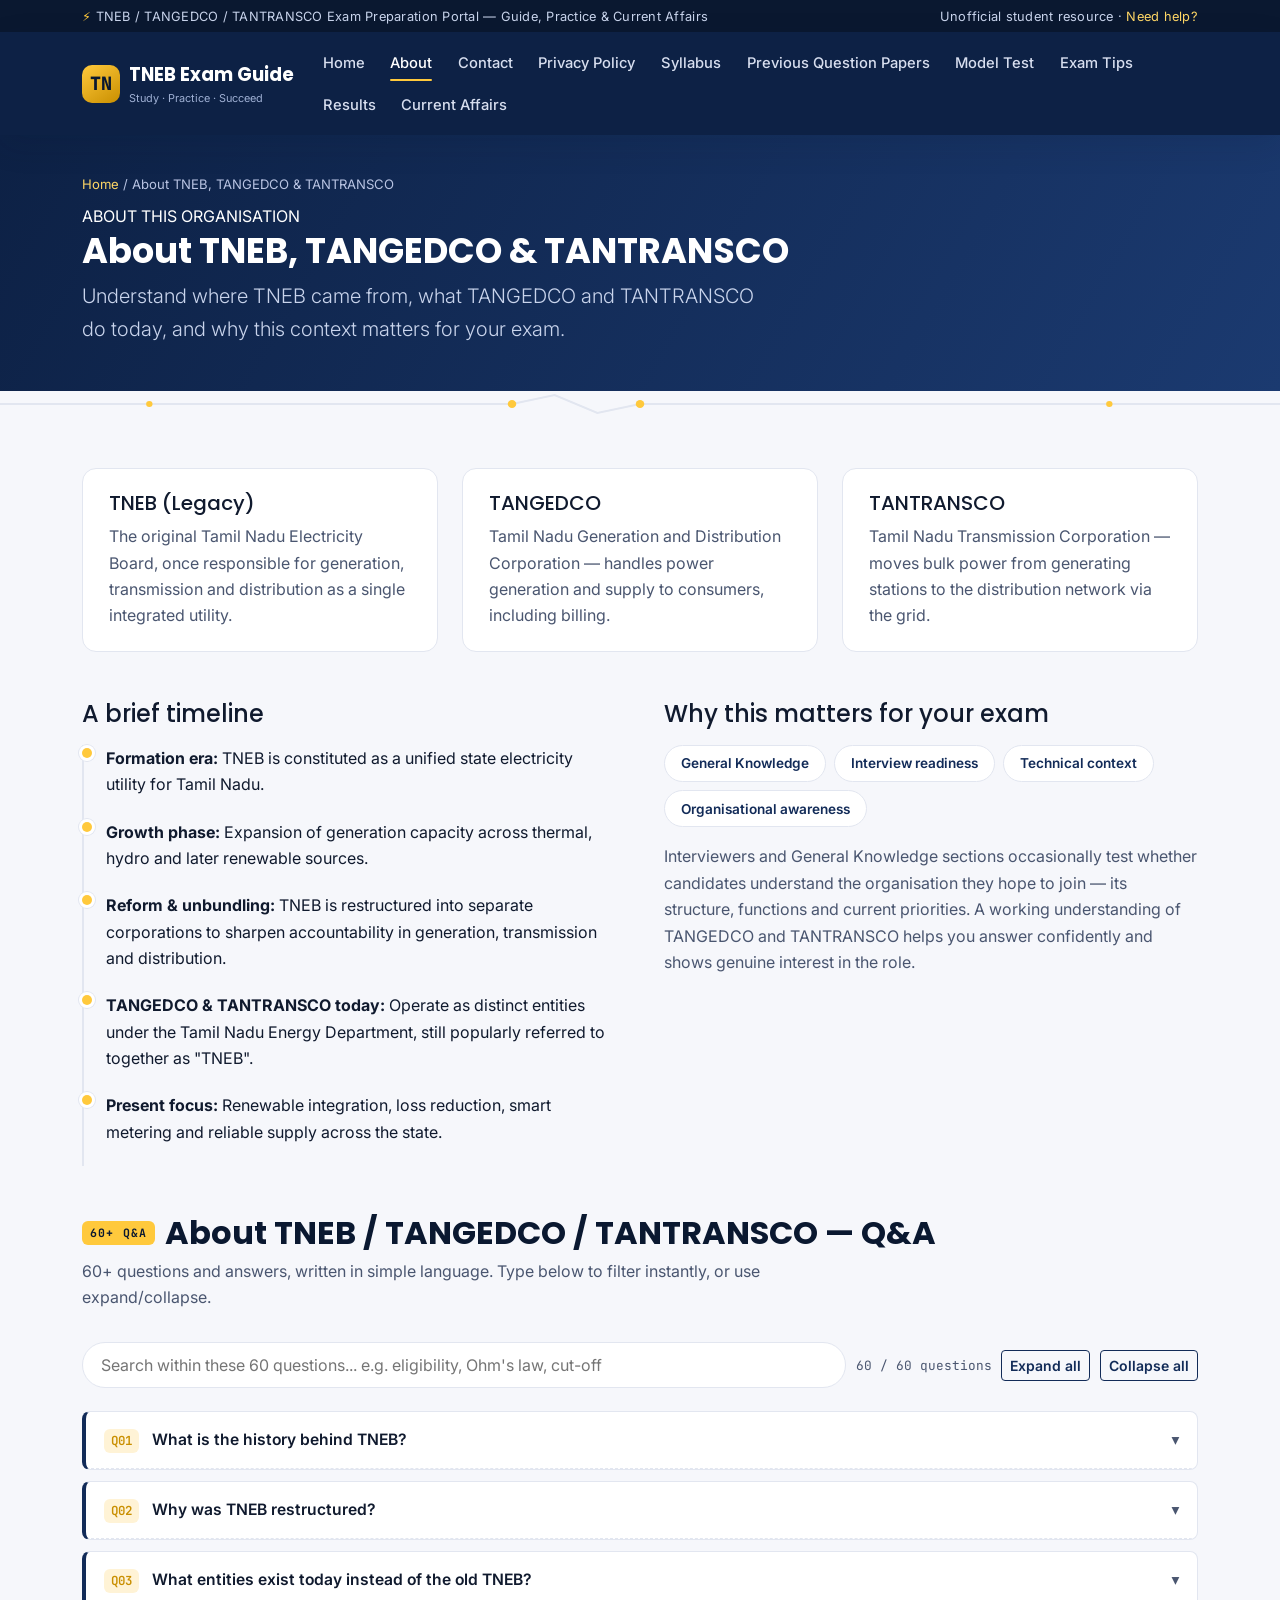
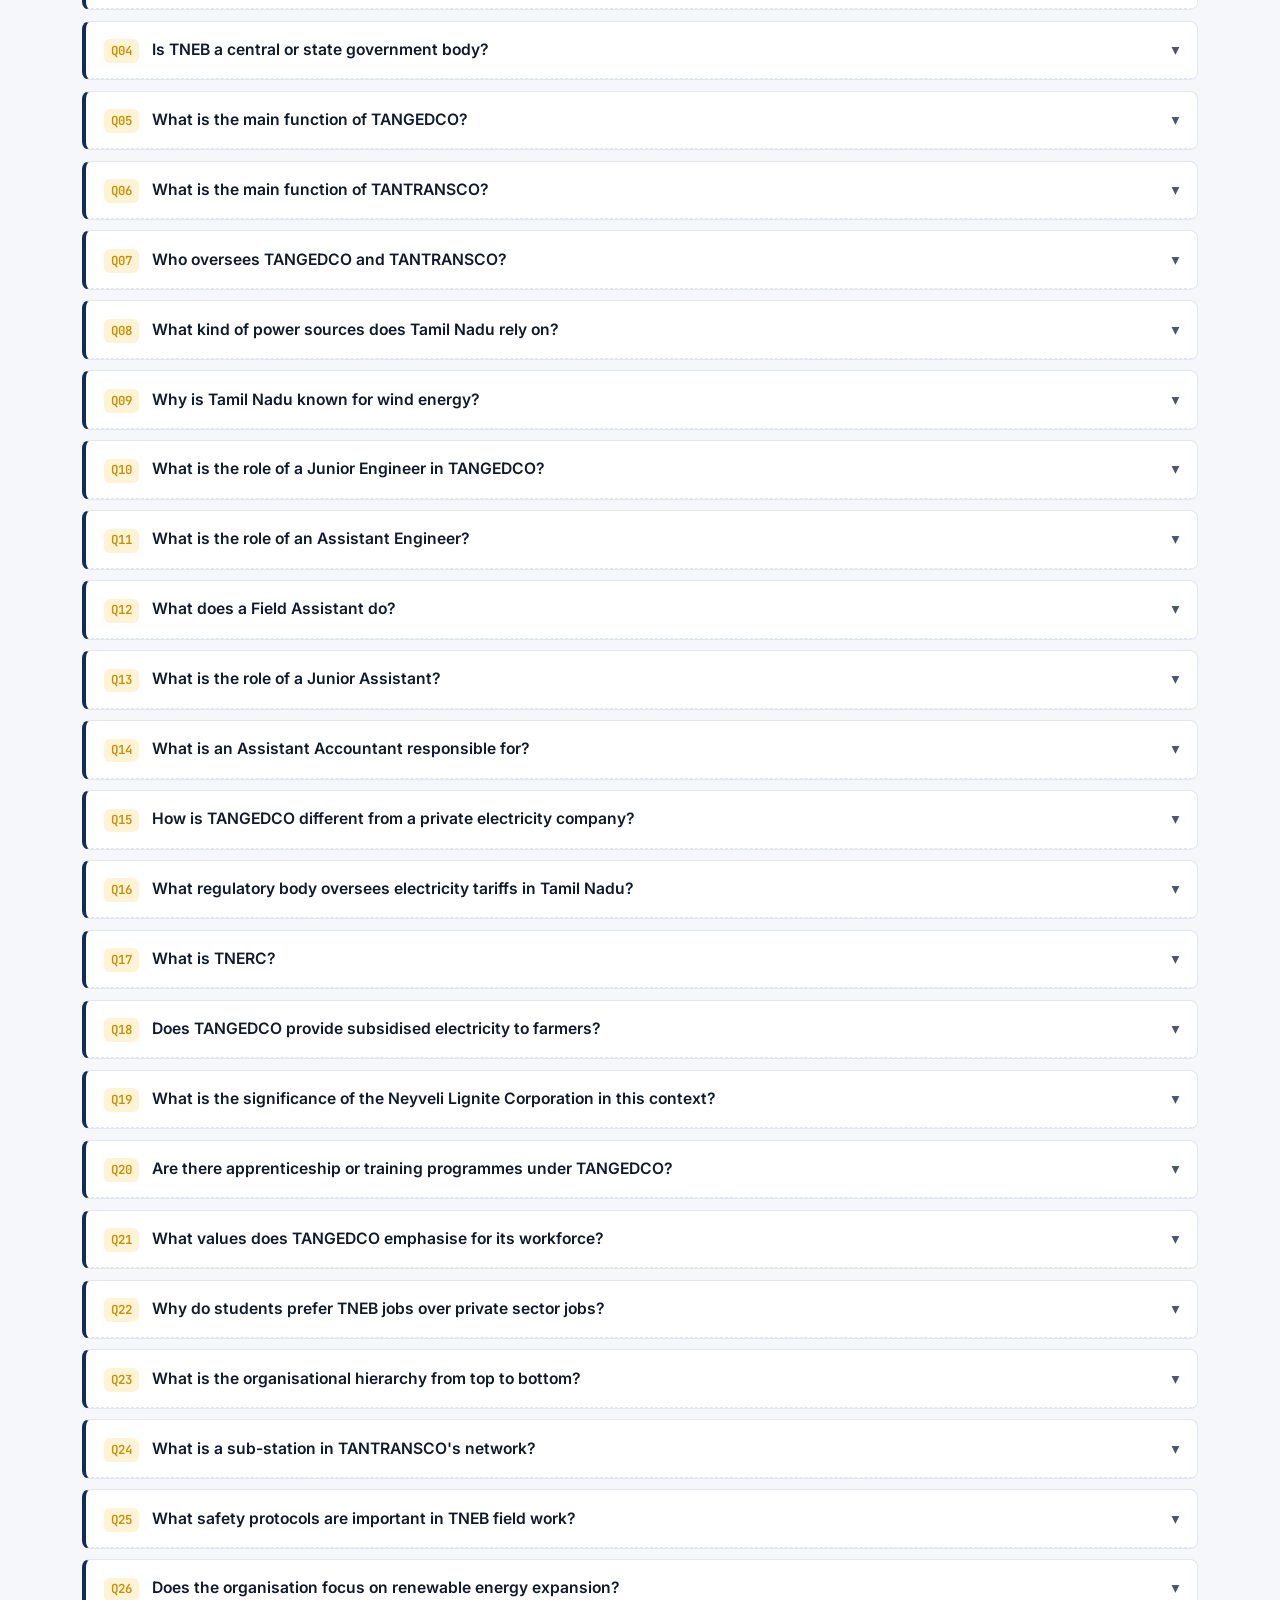
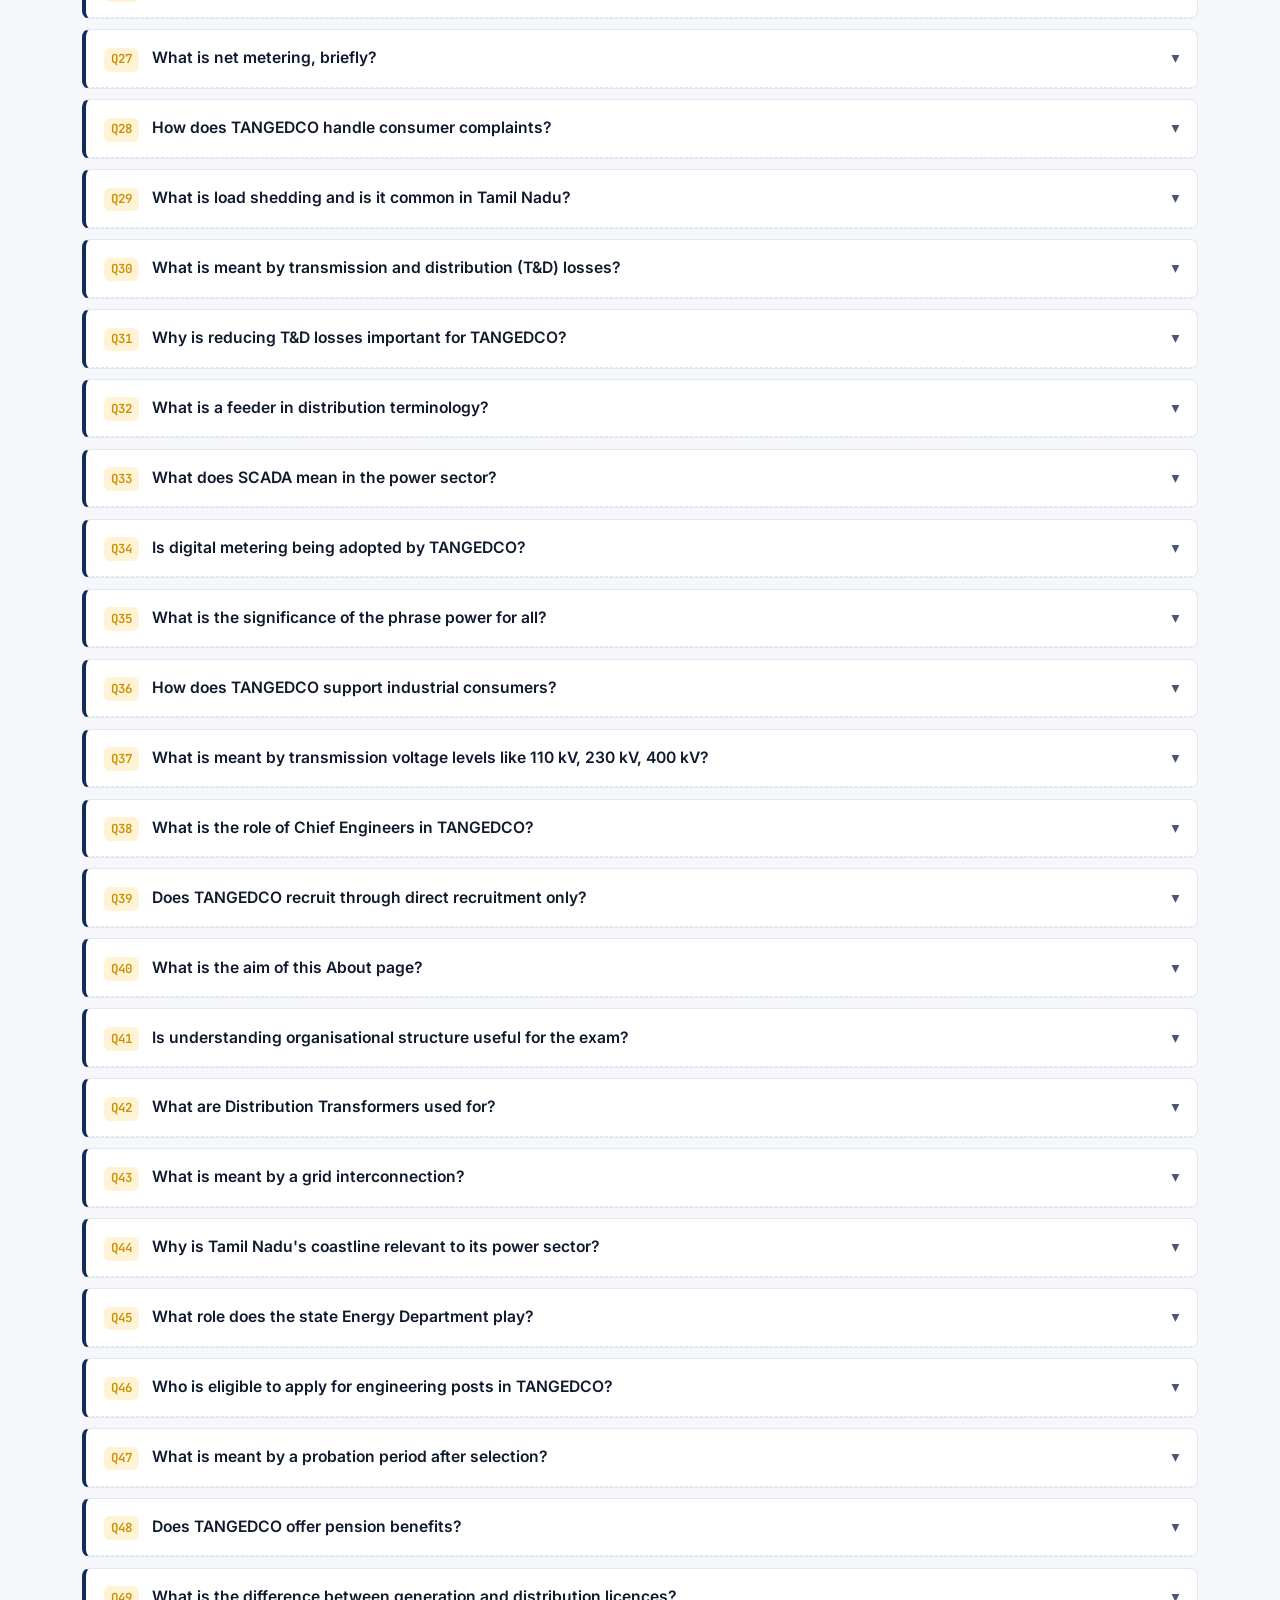
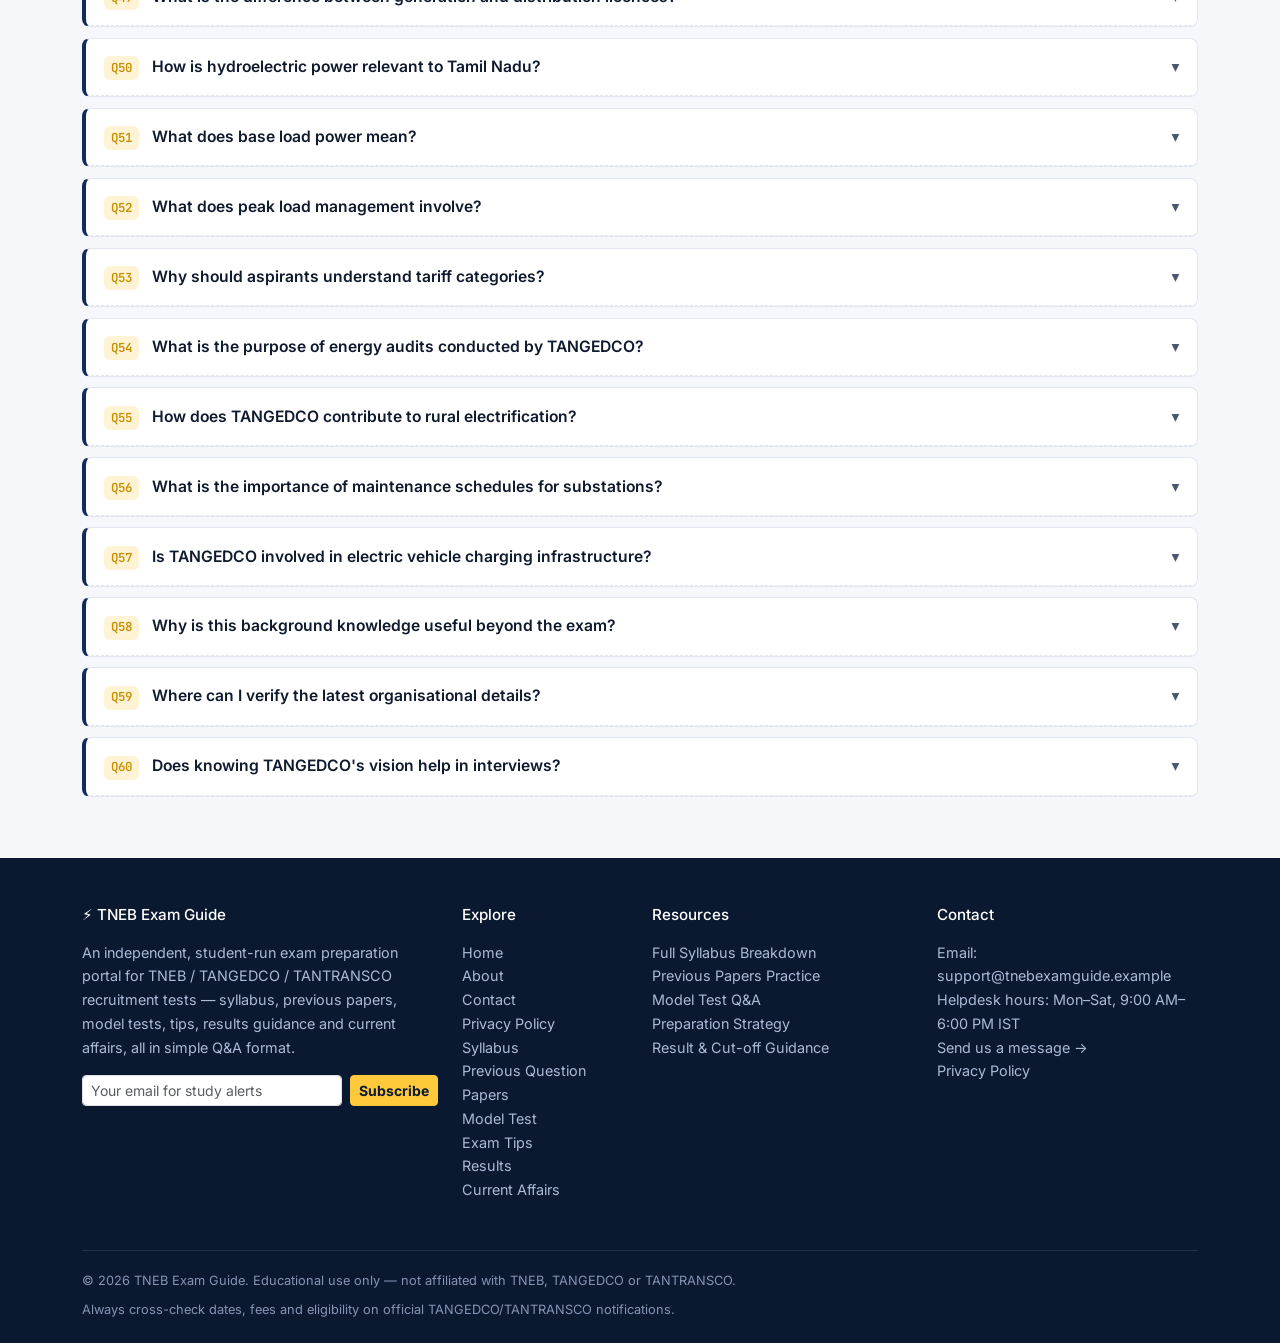
<file: about.html>
<!DOCTYPE html>
<html lang="en">
<head>
<meta charset="UTF-8">
<meta name="viewport" content="width=device-width, initial-scale=1.0">
<title>About TNEB | TNEB Exam Guide</title>
<meta name="description" content="Learn about the history of TNEB and how TANGEDCO and TANTRANSCO function today, with 60+ Q&A.">
<meta name="keywords" content="TNEB exam, TANGEDCO, TANTRANSCO, TNEB syllabus, TNEB previous papers, TNEB model test, TNEB results, Tamil Nadu Electricity Board exam guide">
<meta name="author" content="TNEB Exam Guide">
<meta name="robots" content="index, follow">
<meta property="og:title" content="About TNEB | TNEB Exam Guide">
<meta property="og:description" content="Learn about the history of TNEB and how TANGEDCO and TANTRANSCO function today, with 60+ Q&A.">
<meta property="og:type" content="website">
<link rel="icon" href="data:image/svg+xml,<svg xmlns=%22http://www.w3.org/2000/svg%22 viewBox=%220 0 100 100%22><rect width=%22100%22 height=%22100%22 rx=%2220%22 fill=%22%230d2145%22/><text x=%2250%22 y=%2266%22 font-size=%2255%22 text-anchor=%22middle%22 fill=%22%23ffc93c%22 font-family=%22monospace%22>T</text></svg>">
<link rel="preconnect" href="https://fonts.googleapis.com">
<link href="https://fonts.googleapis.com/css2?family=Poppins:wght@500;600;700;800&family=Inter:wght@400;500;600&family=JetBrains+Mono:wght@500;700&display=swap" rel="stylesheet">
<link href="https://cdn.jsdelivr.net/npm/bootstrap@5.3.3/dist/css/bootstrap.min.css" rel="stylesheet">
<link href="css/style.css" rel="stylesheet">

  <!-- Monetag Link -->
  <script src="https://quge5.com/88/tag.min.js" data-zone="255877" async data-cfasync="false"></script>
  
  <!-- Google Search Console -->
  <meta name="google-site-verification" content="H7gB5AGytu3hASQ3pwpH16zcMU7SUrdKjeU1gX_VIaM" />

  <!-- Google Ads Sense -->
  <script async src="https://pagead2.googlesyndication.com/pagead/js/adsbygoogle.js?client=ca-pub-1684242835147633"
     crossorigin="anonymous"></script>
  <meta name="google-adsense-account" content="ca-pub-1684242835147633">
  
</head>
<body>
<a class="skip-link" href="#main">Skip to main content</a>
<div class="top-strip">
  <div class="container d-flex justify-content-between flex-wrap gap-1">
    <span><span class="bolt">⚡</span> TNEB / TANGEDCO / TANTRANSCO Exam Preparation Portal — Guide, Practice &amp; Current Affairs</span>
    <span class="d-none d-md-inline">Unofficial student resource &middot; <a href="contact.html">Need help?</a></span>
  </div>
</div>
<nav class="navbar navbar-expand-lg navbar-tneb sticky-top" aria-label="Main navigation">
  <div class="container">
    <a class="navbar-brand" href="index.html">
      <span class="brand-mark">TN</span>
      <span>TNEB Exam Guide<small>Study &middot; Practice &middot; Succeed</small></span>
    </a>
    <button class="navbar-toggler" type="button" data-bs-toggle="collapse" data-bs-target="#mainNav" aria-controls="mainNav" aria-expanded="false" aria-label="Toggle navigation">
      <span class="navbar-toggler-icon"></span>
    </button>
    <div class="collapse navbar-collapse" id="mainNav">
      <ul class="navbar-nav ms-auto flex-wrap">
        <li class="nav-item"><a class="nav-link" href="index.html">Home</a></li>
<li class="nav-item"><a class="nav-link active" href="about.html">About</a></li>
<li class="nav-item"><a class="nav-link" href="contact.html">Contact</a></li>
<li class="nav-item"><a class="nav-link" href="privacy-policy.html">Privacy Policy</a></li>
<li class="nav-item"><a class="nav-link" href="syllabus.html">Syllabus</a></li>
<li class="nav-item"><a class="nav-link" href="previous-papers.html">Previous Question Papers</a></li>
<li class="nav-item"><a class="nav-link" href="model-test.html">Model Test</a></li>
<li class="nav-item"><a class="nav-link" href="exam-tips.html">Exam Tips</a></li>
<li class="nav-item"><a class="nav-link" href="results.html">Results</a></li>
<li class="nav-item"><a class="nav-link" href="current-affairs.html">Current Affairs</a></li>

      </ul>
    </div>
  </div>
</nav>
<header class="page-header">
  <div class="container">
    <div class="crumb mb-2"><a href="index.html">Home</a> / About TNEB, TANGEDCO &amp; TANTRANSCO</div>
    <div class="eyebrow">ABOUT THIS ORGANISATION</div>
    <h1>About TNEB, TANGEDCO &amp; TANTRANSCO</h1>
    <p class="lead mt-2" style="color:#c9d4ec;max-width:700px;">Understand where TNEB came from, what TANGEDCO and TANTRANSCO do today, and why this context matters for your exam.</p>
  </div>
</header>
<svg class="circuit-divider" viewBox="0 0 1200 26" preserveAspectRatio="none" aria-hidden="true">
<path class="wire" d="M0 13 H480 L520 4 L560 22 L600 13 H1200"/>
<circle class="node" cx="480" cy="13" r="4"/>
<circle class="node" cx="600" cy="13" r="4"/>
<circle class="node" cx="140" cy="13" r="3"/>
<circle class="node" cx="1040" cy="13" r="3"/>
</svg>

<section class="section">
  <div class="container">
    <div class="row g-4 mb-5">
      <div class="col-md-4">
        <div class="info-box h-100">
          <h3 class="h5">TNEB (Legacy)</h3>
          <p class="mb-0" style="color:var(--ink-soft)">The original Tamil Nadu Electricity Board, once responsible for generation, transmission and distribution as a single integrated utility.</p>
        </div>
      </div>
      <div class="col-md-4">
        <div class="info-box h-100">
          <h3 class="h5">TANGEDCO</h3>
          <p class="mb-0" style="color:var(--ink-soft)">Tamil Nadu Generation and Distribution Corporation — handles power generation and supply to consumers, including billing.</p>
        </div>
      </div>
      <div class="col-md-4">
        <div class="info-box h-100">
          <h3 class="h5">TANTRANSCO</h3>
          <p class="mb-0" style="color:var(--ink-soft)">Tamil Nadu Transmission Corporation — moves bulk power from generating stations to the distribution network via the grid.</p>
        </div>
      </div>
    </div>

    <div class="row g-5 align-items-start mb-5">
      <div class="col-lg-6">
        <h2 class="h4 mb-3">A brief timeline</h2>
        <div class="timeline">
          <div class="t-item"><strong>Formation era:</strong> TNEB is constituted as a unified state electricity utility for Tamil Nadu.</div>
          <div class="t-item"><strong>Growth phase:</strong> Expansion of generation capacity across thermal, hydro and later renewable sources.</div>
          <div class="t-item"><strong>Reform &amp; unbundling:</strong> TNEB is restructured into separate corporations to sharpen accountability in generation, transmission and distribution.</div>
          <div class="t-item"><strong>TANGEDCO &amp; TANTRANSCO today:</strong> Operate as distinct entities under the Tamil Nadu Energy Department, still popularly referred to together as "TNEB".</div>
          <div class="t-item"><strong>Present focus:</strong> Renewable integration, loss reduction, smart metering and reliable supply across the state.</div>
        </div>
      </div>
      <div class="col-lg-6">
        <h2 class="h4 mb-3">Why this matters for your exam</h2>
        <div class="stepper mb-3">
          <span class="step">General Knowledge</span>
          <span class="step">Interview readiness</span>
          <span class="step">Technical context</span>
          <span class="step">Organisational awareness</span>
        </div>
        <p style="color:var(--ink-soft)">Interviewers and General Knowledge sections occasionally test whether candidates understand the organisation they hope to join — its structure, functions and current priorities. A working understanding of TANGEDCO and TANTRANSCO helps you answer confidently and shows genuine interest in the role.</p>
      </div>
    </div>
<div class="section-title">
  <span class="tag">60+ Q&A</span>
  <h2 class="m-0">About TNEB / TANGEDCO / TANTRANSCO — Q&A</h2>
</div>
<p class="section-sub">60+ questions and answers, written in simple language. Type below to filter instantly, or use expand/collapse.</p>
<div class="qa-toolbar">
  <input type="search" data-qa-search="aboutQA" placeholder="Search within these 60 questions... e.g. eligibility, Ohm's law, cut-off">
  <span class="qa-count" data-qa-count="aboutQA">60 / 60 questions</span>
  <button class="btn btn-sm btn-outline-navy" data-qa-expand="aboutQA" type="button">Expand all</button>
  <button class="btn btn-sm btn-outline-navy" data-qa-collapse="aboutQA" type="button">Collapse all</button>
</div>
<div class="qa-list" id="aboutQA">
<div class="qa-item">
  <button class="qa-q" aria-expanded="false">
    <span class="qnum">Q01</span>
    <span>What is the history behind TNEB?</span>
    <span class="chev">▾</span>
  </button>
  <div class="qa-a"><p><span class="a-tag">ANS</span>The Tamil Nadu Electricity Board was originally constituted to manage electricity generation, transmission and distribution for the state as a single vertically integrated utility.</p></div>
</div>
<div class="qa-item">
  <button class="qa-q" aria-expanded="false">
    <span class="qnum">Q02</span>
    <span>Why was TNEB restructured?</span>
    <span class="chev">▾</span>
  </button>
  <div class="qa-a"><p><span class="a-tag">ANS</span>TNEB was unbundled into separate corporations to improve efficiency, accountability and financial management in generation, transmission and distribution functions.</p></div>
</div>
<div class="qa-item">
  <button class="qa-q" aria-expanded="false">
    <span class="qnum">Q03</span>
    <span>What entities exist today instead of the old TNEB?</span>
    <span class="chev">▾</span>
  </button>
  <div class="qa-a"><p><span class="a-tag">ANS</span>Today, TANGEDCO handles generation and distribution while TANTRANSCO manages transmission, both functioning as Tamil Nadu government-owned corporations.</p></div>
</div>
<div class="qa-item">
  <button class="qa-q" aria-expanded="false">
    <span class="qnum">Q04</span>
    <span>Is TNEB a central or state government body?</span>
    <span class="chev">▾</span>
  </button>
  <div class="qa-a"><p><span class="a-tag">ANS</span>TNEB and its successor corporations are Tamil Nadu state government undertakings, not central government organisations.</p></div>
</div>
<div class="qa-item">
  <button class="qa-q" aria-expanded="false">
    <span class="qnum">Q05</span>
    <span>What is the main function of TANGEDCO?</span>
    <span class="chev">▾</span>
  </button>
  <div class="qa-a"><p><span class="a-tag">ANS</span>TANGEDCO generates electricity through thermal, hydro and renewable sources and distributes it to consumers across Tamil Nadu, including billing and metering.</p></div>
</div>
<div class="qa-item">
  <button class="qa-q" aria-expanded="false">
    <span class="qnum">Q06</span>
    <span>What is the main function of TANTRANSCO?</span>
    <span class="chev">▾</span>
  </button>
  <div class="qa-a"><p><span class="a-tag">ANS</span>TANTRANSCO transmits high-voltage electricity from power stations to substations through the state transmission network, ensuring grid stability.</p></div>
</div>
<div class="qa-item">
  <button class="qa-q" aria-expanded="false">
    <span class="qnum">Q07</span>
    <span>Who oversees TANGEDCO and TANTRANSCO?</span>
    <span class="chev">▾</span>
  </button>
  <div class="qa-a"><p><span class="a-tag">ANS</span>Both corporations function under the administrative control of the Tamil Nadu Energy Department, headed by a Chairman and Managing Director along with a board of directors.</p></div>
</div>
<div class="qa-item">
  <button class="qa-q" aria-expanded="false">
    <span class="qnum">Q08</span>
    <span>What kind of power sources does Tamil Nadu rely on?</span>
    <span class="chev">▾</span>
  </button>
  <div class="qa-a"><p><span class="a-tag">ANS</span>Tamil Nadu draws power from a mix of thermal (coal, gas), hydro, nuclear, wind, solar and other renewable sources.</p></div>
</div>
<div class="qa-item">
  <button class="qa-q" aria-expanded="false">
    <span class="qnum">Q09</span>
    <span>Why is Tamil Nadu known for wind energy?</span>
    <span class="chev">▾</span>
  </button>
  <div class="qa-a"><p><span class="a-tag">ANS</span>Tamil Nadu has significant wind corridors, especially in regions like Tirunelveli and Kanyakumari, making it one of the leading states in wind power generation capacity.</p></div>
</div>
<div class="qa-item">
  <button class="qa-q" aria-expanded="false">
    <span class="qnum">Q10</span>
    <span>What is the role of a Junior Engineer in TANGEDCO?</span>
    <span class="chev">▾</span>
  </button>
  <div class="qa-a"><p><span class="a-tag">ANS</span>A Junior Engineer supervises field operations, maintenance of distribution lines, fault rectification, and coordinates with linemen and technicians at the sub-division level.</p></div>
</div>
<div class="qa-item">
  <button class="qa-q" aria-expanded="false">
    <span class="qnum">Q11</span>
    <span>What is the role of an Assistant Engineer?</span>
    <span class="chev">▾</span>
  </button>
  <div class="qa-a"><p><span class="a-tag">ANS</span>An Assistant Engineer manages a section or sub-division, oversees junior engineers, handles technical planning, project execution and administrative reporting.</p></div>
</div>
<div class="qa-item">
  <button class="qa-q" aria-expanded="false">
    <span class="qnum">Q12</span>
    <span>What does a Field Assistant do?</span>
    <span class="chev">▾</span>
  </button>
  <div class="qa-a"><p><span class="a-tag">ANS</span>A Field Assistant supports meter reading, minor maintenance tasks, and field-level coordination for distribution operations under supervision of engineers.</p></div>
</div>
<div class="qa-item">
  <button class="qa-q" aria-expanded="false">
    <span class="qnum">Q13</span>
    <span>What is the role of a Junior Assistant?</span>
    <span class="chev">▾</span>
  </button>
  <div class="qa-a"><p><span class="a-tag">ANS</span>A Junior Assistant handles clerical, administrative and record-keeping duties such as file maintenance, correspondence and data entry at office level.</p></div>
</div>
<div class="qa-item">
  <button class="qa-q" aria-expanded="false">
    <span class="qnum">Q14</span>
    <span>What is an Assistant Accountant responsible for?</span>
    <span class="chev">▾</span>
  </button>
  <div class="qa-a"><p><span class="a-tag">ANS</span>An Assistant Accountant manages billing accounts, payment records, budget entries and other financial documentation within the organisation.</p></div>
</div>
<div class="qa-item">
  <button class="qa-q" aria-expanded="false">
    <span class="qnum">Q15</span>
    <span>How is TANGEDCO different from a private electricity company?</span>
    <span class="chev">▾</span>
  </button>
  <div class="qa-a"><p><span class="a-tag">ANS</span>TANGEDCO is a state-owned public utility bound by government policy, subsidy schemes and regulatory oversight, unlike privately owned electricity companies.</p></div>
</div>
<div class="qa-item">
  <button class="qa-q" aria-expanded="false">
    <span class="qnum">Q16</span>
    <span>What regulatory body oversees electricity tariffs in Tamil Nadu?</span>
    <span class="chev">▾</span>
  </button>
  <div class="qa-a"><p><span class="a-tag">ANS</span>The Tamil Nadu Electricity Regulatory Commission (TNERC) regulates tariffs, licensing and service standards for the power sector in the state.</p></div>
</div>
<div class="qa-item">
  <button class="qa-q" aria-expanded="false">
    <span class="qnum">Q17</span>
    <span>What is TNERC?</span>
    <span class="chev">▾</span>
  </button>
  <div class="qa-a"><p><span class="a-tag">ANS</span>TNERC stands for Tamil Nadu Electricity Regulatory Commission, an independent body that determines electricity tariffs and enforces quality-of-supply regulations.</p></div>
</div>
<div class="qa-item">
  <button class="qa-q" aria-expanded="false">
    <span class="qnum">Q18</span>
    <span>Does TANGEDCO provide subsidised electricity to farmers?</span>
    <span class="chev">▾</span>
  </button>
  <div class="qa-a"><p><span class="a-tag">ANS</span>Yes, TANGEDCO provides free or subsidised electricity to agricultural consumers as part of Tamil Nadu government welfare schemes.</p></div>
</div>
<div class="qa-item">
  <button class="qa-q" aria-expanded="false">
    <span class="qnum">Q19</span>
    <span>What is the significance of the Neyveli Lignite Corporation in this context?</span>
    <span class="chev">▾</span>
  </button>
  <div class="qa-a"><p><span class="a-tag">ANS</span>Neyveli Lignite Corporation (a separate entity) supplies lignite-based power that supplements the state grid managed by TANGEDCO and TANTRANSCO.</p></div>
</div>
<div class="qa-item">
  <button class="qa-q" aria-expanded="false">
    <span class="qnum">Q20</span>
    <span>Are there apprenticeship or training programmes under TANGEDCO?</span>
    <span class="chev">▾</span>
  </button>
  <div class="qa-a"><p><span class="a-tag">ANS</span>Yes, TANGEDCO runs technician apprentice and graduate apprentice training schemes that can also serve as a pathway for future recruitment consideration.</p></div>
</div>
<div class="qa-item">
  <button class="qa-q" aria-expanded="false">
    <span class="qnum">Q21</span>
    <span>What values does TANGEDCO emphasise for its workforce?</span>
    <span class="chev">▾</span>
  </button>
  <div class="qa-a"><p><span class="a-tag">ANS</span>Public service, technical reliability, safety consciousness and accountability to consumers are core expectations for TANGEDCO/TANTRANSCO employees.</p></div>
</div>
<div class="qa-item">
  <button class="qa-q" aria-expanded="false">
    <span class="qnum">Q22</span>
    <span>Why do students prefer TNEB jobs over private sector jobs?</span>
    <span class="chev">▾</span>
  </button>
  <div class="qa-a"><p><span class="a-tag">ANS</span>Government pay scales, job security, pension benefits and structured career growth make TNEB posts attractive compared to many private sector alternatives.</p></div>
</div>
<div class="qa-item">
  <button class="qa-q" aria-expanded="false">
    <span class="qnum">Q23</span>
    <span>What is the organisational hierarchy from top to bottom?</span>
    <span class="chev">▾</span>
  </button>
  <div class="qa-a"><p><span class="a-tag">ANS</span>It broadly flows from the Chairman and Managing Director, through Chief Engineers, Superintending Engineers, Executive Engineers, Assistant Engineers, Junior Engineers, down to field staff.</p></div>
</div>
<div class="qa-item">
  <button class="qa-q" aria-expanded="false">
    <span class="qnum">Q24</span>
    <span>What is a sub-station in TANTRANSCO's network?</span>
    <span class="chev">▾</span>
  </button>
  <div class="qa-a"><p><span class="a-tag">ANS</span>A sub-station steps voltage up or down and routes electricity safely between transmission lines and distribution feeders.</p></div>
</div>
<div class="qa-item">
  <button class="qa-q" aria-expanded="false">
    <span class="qnum">Q25</span>
    <span>What safety protocols are important in TNEB field work?</span>
    <span class="chev">▾</span>
  </button>
  <div class="qa-a"><p><span class="a-tag">ANS</span>Use of personal protective equipment, lockout-tagout procedures, and strict adherence to electrical safety codes are essential in field operations.</p></div>
</div>
<div class="qa-item">
  <button class="qa-q" aria-expanded="false">
    <span class="qnum">Q26</span>
    <span>Does the organisation focus on renewable energy expansion?</span>
    <span class="chev">▾</span>
  </button>
  <div class="qa-a"><p><span class="a-tag">ANS</span>Yes, Tamil Nadu actively promotes solar and wind capacity addition as part of national renewable energy targets and state policy.</p></div>
</div>
<div class="qa-item">
  <button class="qa-q" aria-expanded="false">
    <span class="qnum">Q27</span>
    <span>What is net metering, briefly?</span>
    <span class="chev">▾</span>
  </button>
  <div class="qa-a"><p><span class="a-tag">ANS</span>Net metering allows consumers with rooftop solar panels to feed surplus electricity back into the grid and receive credit against their consumption.</p></div>
</div>
<div class="qa-item">
  <button class="qa-q" aria-expanded="false">
    <span class="qnum">Q28</span>
    <span>How does TANGEDCO handle consumer complaints?</span>
    <span class="chev">▾</span>
  </button>
  <div class="qa-a"><p><span class="a-tag">ANS</span>Through customer care centres, toll-free helplines, online grievance portals and local sub-division offices for billing and supply issues.</p></div>
</div>
<div class="qa-item">
  <button class="qa-q" aria-expanded="false">
    <span class="qnum">Q29</span>
    <span>What is load shedding and is it common in Tamil Nadu?</span>
    <span class="chev">▾</span>
  </button>
  <div class="qa-a"><p><span class="a-tag">ANS</span>Load shedding is a planned power cut to balance demand and supply; its frequency depends on seasonal generation capacity and demand fluctuations.</p></div>
</div>
<div class="qa-item">
  <button class="qa-q" aria-expanded="false">
    <span class="qnum">Q30</span>
    <span>What is meant by transmission and distribution (T&D) losses?</span>
    <span class="chev">▾</span>
  </button>
  <div class="qa-a"><p><span class="a-tag">ANS</span>T&D losses refer to electricity lost during transmission and distribution due to technical inefficiencies and, in some cases, unauthorised usage.</p></div>
</div>
<div class="qa-item">
  <button class="qa-q" aria-expanded="false">
    <span class="qnum">Q31</span>
    <span>Why is reducing T&D losses important for TANGEDCO?</span>
    <span class="chev">▾</span>
  </button>
  <div class="qa-a"><p><span class="a-tag">ANS</span>Lower T&D losses improve financial viability, reduce the need for tariff hikes, and ensure more reliable power supply to consumers.</p></div>
</div>
<div class="qa-item">
  <button class="qa-q" aria-expanded="false">
    <span class="qnum">Q32</span>
    <span>What is a feeder in distribution terminology?</span>
    <span class="chev">▾</span>
  </button>
  <div class="qa-a"><p><span class="a-tag">ANS</span>A feeder is a distribution line that carries electricity from a substation to a group of consumers in a specific area.</p></div>
</div>
<div class="qa-item">
  <button class="qa-q" aria-expanded="false">
    <span class="qnum">Q33</span>
    <span>What does SCADA mean in the power sector?</span>
    <span class="chev">▾</span>
  </button>
  <div class="qa-a"><p><span class="a-tag">ANS</span>SCADA stands for Supervisory Control and Data Acquisition, a system used to monitor and control grid operations remotely in real time.</p></div>
</div>
<div class="qa-item">
  <button class="qa-q" aria-expanded="false">
    <span class="qnum">Q34</span>
    <span>Is digital metering being adopted by TANGEDCO?</span>
    <span class="chev">▾</span>
  </button>
  <div class="qa-a"><p><span class="a-tag">ANS</span>Yes, smart and digital metering initiatives are being progressively rolled out to improve billing accuracy and reduce losses.</p></div>
</div>
<div class="qa-item">
  <button class="qa-q" aria-expanded="false">
    <span class="qnum">Q35</span>
    <span>What is the significance of the phrase power for all?</span>
    <span class="chev">▾</span>
  </button>
  <div class="qa-a"><p><span class="a-tag">ANS</span>It reflects the national and state objective of ensuring uninterrupted, affordable electricity access to every household and enterprise.</p></div>
</div>
<div class="qa-item">
  <button class="qa-q" aria-expanded="false">
    <span class="qnum">Q36</span>
    <span>How does TANGEDCO support industrial consumers?</span>
    <span class="chev">▾</span>
  </button>
  <div class="qa-a"><p><span class="a-tag">ANS</span>Through dedicated high-tension supply connections, tariff categories for industries, and infrastructure planning to support industrial growth.</p></div>
</div>
<div class="qa-item">
  <button class="qa-q" aria-expanded="false">
    <span class="qnum">Q37</span>
    <span>What is meant by transmission voltage levels like 110 kV, 230 kV, 400 kV?</span>
    <span class="chev">▾</span>
  </button>
  <div class="qa-a"><p><span class="a-tag">ANS</span>These are standard high-voltage levels used in the transmission network to move bulk power efficiently over long distances with minimal losses.</p></div>
</div>
<div class="qa-item">
  <button class="qa-q" aria-expanded="false">
    <span class="qnum">Q38</span>
    <span>What is the role of Chief Engineers in TANGEDCO?</span>
    <span class="chev">▾</span>
  </button>
  <div class="qa-a"><p><span class="a-tag">ANS</span>Chief Engineers oversee large operational zones, coordinate major projects, and ensure policy implementation at the regional level.</p></div>
</div>
<div class="qa-item">
  <button class="qa-q" aria-expanded="false">
    <span class="qnum">Q39</span>
    <span>Does TANGEDCO recruit through direct recruitment only?</span>
    <span class="chev">▾</span>
  </button>
  <div class="qa-a"><p><span class="a-tag">ANS</span>No, apart from direct recruitment, promotions and departmental exams also fill certain posts within the organisational hierarchy.</p></div>
</div>
<div class="qa-item">
  <button class="qa-q" aria-expanded="false">
    <span class="qnum">Q40</span>
    <span>What is the aim of this About page?</span>
    <span class="chev">▾</span>
  </button>
  <div class="qa-a"><p><span class="a-tag">ANS</span>To give aspirants a clear, simple understanding of TNEB's history, its successor organisations, their functions and organisational structure for exam context.</p></div>
</div>
<div class="qa-item">
  <button class="qa-q" aria-expanded="false">
    <span class="qnum">Q41</span>
    <span>Is understanding organisational structure useful for the exam?</span>
    <span class="chev">▾</span>
  </button>
  <div class="qa-a"><p><span class="a-tag">ANS</span>Yes, General Knowledge and interview questions sometimes touch upon organisational structure, functions and key terminology of TANGEDCO/TANTRANSCO.</p></div>
</div>
<div class="qa-item">
  <button class="qa-q" aria-expanded="false">
    <span class="qnum">Q42</span>
    <span>What are Distribution Transformers used for?</span>
    <span class="chev">▾</span>
  </button>
  <div class="qa-a"><p><span class="a-tag">ANS</span>Distribution transformers step down voltage to levels safe for direct consumer use, typically installed near residential and commercial areas.</p></div>
</div>
<div class="qa-item">
  <button class="qa-q" aria-expanded="false">
    <span class="qnum">Q43</span>
    <span>What is meant by a grid interconnection?</span>
    <span class="chev">▾</span>
  </button>
  <div class="qa-a"><p><span class="a-tag">ANS</span>It refers to linking regional or state power grids so that electricity can be shared and balanced across wider areas for reliability.</p></div>
</div>
<div class="qa-item">
  <button class="qa-q" aria-expanded="false">
    <span class="qnum">Q44</span>
    <span>Why is Tamil Nadu's coastline relevant to its power sector?</span>
    <span class="chev">▾</span>
  </button>
  <div class="qa-a"><p><span class="a-tag">ANS</span>The coastline supports large thermal and nuclear power stations that rely on seawater for cooling, plus emerging offshore wind potential.</p></div>
</div>
<div class="qa-item">
  <button class="qa-q" aria-expanded="false">
    <span class="qnum">Q45</span>
    <span>What role does the state Energy Department play?</span>
    <span class="chev">▾</span>
  </button>
  <div class="qa-a"><p><span class="a-tag">ANS</span>It formulates power sector policy, oversees TANGEDCO and TANTRANSCO administratively, and coordinates with central agencies on energy planning.</p></div>
</div>
<div class="qa-item">
  <button class="qa-q" aria-expanded="false">
    <span class="qnum">Q46</span>
    <span>Who is eligible to apply for engineering posts in TANGEDCO?</span>
    <span class="chev">▾</span>
  </button>
  <div class="qa-a"><p><span class="a-tag">ANS</span>Candidates holding a recognised diploma or degree in the relevant engineering discipline, meeting age and other eligibility norms specified in the notification.</p></div>
</div>
<div class="qa-item">
  <button class="qa-q" aria-expanded="false">
    <span class="qnum">Q47</span>
    <span>What is meant by a probation period after selection?</span>
    <span class="chev">▾</span>
  </button>
  <div class="qa-a"><p><span class="a-tag">ANS</span>Newly appointed employees typically serve a probation period during which their performance and conduct are formally assessed before confirmation.</p></div>
</div>
<div class="qa-item">
  <button class="qa-q" aria-expanded="false">
    <span class="qnum">Q48</span>
    <span>Does TANGEDCO offer pension benefits?</span>
    <span class="chev">▾</span>
  </button>
  <div class="qa-a"><p><span class="a-tag">ANS</span>Employment terms, including pension or provident fund benefits, follow applicable Tamil Nadu government service rules for the respective recruitment year.</p></div>
</div>
<div class="qa-item">
  <button class="qa-q" aria-expanded="false">
    <span class="qnum">Q49</span>
    <span>What is the difference between generation and distribution licences?</span>
    <span class="chev">▾</span>
  </button>
  <div class="qa-a"><p><span class="a-tag">ANS</span>A generation licence permits producing electricity, while a distribution licence permits supplying it directly to end consumers within a defined area.</p></div>
</div>
<div class="qa-item">
  <button class="qa-q" aria-expanded="false">
    <span class="qnum">Q50</span>
    <span>How is hydroelectric power relevant to Tamil Nadu?</span>
    <span class="chev">▾</span>
  </button>
  <div class="qa-a"><p><span class="a-tag">ANS</span>Tamil Nadu has hydroelectric stations, particularly in hilly regions, that contribute a share of renewable generation to the state grid.</p></div>
</div>
<div class="qa-item">
  <button class="qa-q" aria-expanded="false">
    <span class="qnum">Q51</span>
    <span>What does base load power mean?</span>
    <span class="chev">▾</span>
  </button>
  <div class="qa-a"><p><span class="a-tag">ANS</span>Base load power refers to the minimum continuous demand a grid must supply, typically met by steady sources like thermal or nuclear plants.</p></div>
</div>
<div class="qa-item">
  <button class="qa-q" aria-expanded="false">
    <span class="qnum">Q52</span>
    <span>What does peak load management involve?</span>
    <span class="chev">▾</span>
  </button>
  <div class="qa-a"><p><span class="a-tag">ANS</span>It involves balancing higher electricity demand during specific hours through demand-side measures, additional generation, or targeted load management.</p></div>
</div>
<div class="qa-item">
  <button class="qa-q" aria-expanded="false">
    <span class="qnum">Q53</span>
    <span>Why should aspirants understand tariff categories?</span>
    <span class="chev">▾</span>
  </button>
  <div class="qa-a"><p><span class="a-tag">ANS</span>Understanding tariff categories such as domestic, commercial, industrial and agricultural helps answer General Knowledge and technical interview questions confidently.</p></div>
</div>
<div class="qa-item">
  <button class="qa-q" aria-expanded="false">
    <span class="qnum">Q54</span>
    <span>What is the purpose of energy audits conducted by TANGEDCO?</span>
    <span class="chev">▾</span>
  </button>
  <div class="qa-a"><p><span class="a-tag">ANS</span>Energy audits assess consumption patterns and losses to identify efficiency improvements across generation, transmission and distribution.</p></div>
</div>
<div class="qa-item">
  <button class="qa-q" aria-expanded="false">
    <span class="qnum">Q55</span>
    <span>How does TANGEDCO contribute to rural electrification?</span>
    <span class="chev">▾</span>
  </button>
  <div class="qa-a"><p><span class="a-tag">ANS</span>It extends distribution infrastructure to rural and remote areas under state and central electrification schemes to ensure wider access.</p></div>
</div>
<div class="qa-item">
  <button class="qa-q" aria-expanded="false">
    <span class="qnum">Q56</span>
    <span>What is the importance of maintenance schedules for substations?</span>
    <span class="chev">▾</span>
  </button>
  <div class="qa-a"><p><span class="a-tag">ANS</span>Regular maintenance prevents equipment failure, reduces outage risk, and extends the operational lifespan of transformers and switchgear.</p></div>
</div>
<div class="qa-item">
  <button class="qa-q" aria-expanded="false">
    <span class="qnum">Q57</span>
    <span>Is TANGEDCO involved in electric vehicle charging infrastructure?</span>
    <span class="chev">▾</span>
  </button>
  <div class="qa-a"><p><span class="a-tag">ANS</span>Yes, TANGEDCO has been involved in supporting EV charging infrastructure rollout as part of the broader clean energy transition.</p></div>
</div>
<div class="qa-item">
  <button class="qa-q" aria-expanded="false">
    <span class="qnum">Q58</span>
    <span>Why is this background knowledge useful beyond the exam?</span>
    <span class="chev">▾</span>
  </button>
  <div class="qa-a"><p><span class="a-tag">ANS</span>It helps future employees understand the organisation they may join, improving both exam performance and on-the-job orientation.</p></div>
</div>
<div class="qa-item">
  <button class="qa-q" aria-expanded="false">
    <span class="qnum">Q59</span>
    <span>Where can I verify the latest organisational details?</span>
    <span class="chev">▾</span>
  </button>
  <div class="qa-a"><p><span class="a-tag">ANS</span>Always refer to the official TANGEDCO and TANTRANSCO websites and government press releases for the most current organisational information.</p></div>
</div>
<div class="qa-item">
  <button class="qa-q" aria-expanded="false">
    <span class="qnum">Q60</span>
    <span>Does knowing TANGEDCO's vision help in interviews?</span>
    <span class="chev">▾</span>
  </button>
  <div class="qa-a"><p><span class="a-tag">ANS</span>Yes, being able to speak about the organisation's service goals and public utility role often creates a strong impression during personal interviews.</p></div>
</div>
</div>
  </div>
</section>
<footer class="footer">
  <div class="container">
    <div class="row g-4">
      <div class="col-lg-4">
        <h5><span class="bolt">⚡</span> TNEB Exam Guide</h5>
        <p>An independent, student-run exam preparation portal for TNEB / TANGEDCO / TANTRANSCO recruitment tests — syllabus, previous papers, model tests, tips, results guidance and current affairs, all in simple Q&amp;A format.</p>
        <form class="newsletter-form d-flex gap-2 mt-3" novalidate>
          <label for="newsEmail" class="visually-hidden">Email address</label>
          <input type="email" id="newsEmail" class="form-control form-control-sm" placeholder="Your email for study alerts" required>
          <button class="btn btn-sm btn-amber" type="submit">Subscribe</button>
        </form>
        <small class="newsletter-msg d-block mt-2 d-none text-warning"></small>
      </div>
      <div class="col-lg-2 col-6">
        <h5>Explore</h5>
        <ul class="list-unstyled"><li><a href="index.html">Home</a></li>
<li><a href="about.html">About</a></li>
<li><a href="contact.html">Contact</a></li>
<li><a href="privacy-policy.html">Privacy Policy</a></li>
<li><a href="syllabus.html">Syllabus</a></li>
<li><a href="previous-papers.html">Previous Question Papers</a></li>
<li><a href="model-test.html">Model Test</a></li>
<li><a href="exam-tips.html">Exam Tips</a></li>
<li><a href="results.html">Results</a></li>
<li><a href="current-affairs.html">Current Affairs</a></li></ul>
      </div>
      <div class="col-lg-3 col-6">
        <h5>Resources</h5>
        <ul class="list-unstyled">
          <li><a href="syllabus.html">Full Syllabus Breakdown</a></li>
          <li><a href="previous-papers.html">Previous Papers Practice</a></li>
          <li><a href="model-test.html">Model Test Q&amp;A</a></li>
          <li><a href="exam-tips.html">Preparation Strategy</a></li>
          <li><a href="results.html">Result &amp; Cut-off Guidance</a></li>
        </ul>
      </div>
      <div class="col-lg-3">
        <h5>Contact</h5>
        <ul class="list-unstyled">
          <li>Email: support@tnebexamguide.example</li>
          <li>Helpdesk hours: Mon&ndash;Sat, 9:00 AM&ndash;6:00 PM IST</li>
          <li><a href="contact.html">Send us a message →</a></li>
          <li><a href="privacy-policy.html">Privacy Policy</a></li>
        </ul>
      </div>
    </div>
    <div class="bottom-bar d-flex flex-wrap justify-content-between gap-2">
      <span>&copy; 2026 TNEB Exam Guide. Educational use only &mdash; not affiliated with TNEB, TANGEDCO or TANTRANSCO.</span>
      <span>Always cross-check dates, fees and eligibility on official TANGEDCO/TANTRANSCO notifications.</span>
    </div>
  </div>
</footer>
<button class="back-to-top" aria-label="Back to top">↑</button>
<script src="https://cdn.jsdelivr.net/npm/bootstrap@5.3.3/dist/js/bootstrap.bundle.min.js"></script>
<script src="js/script.js"></script>
</body>
</html>
</file>
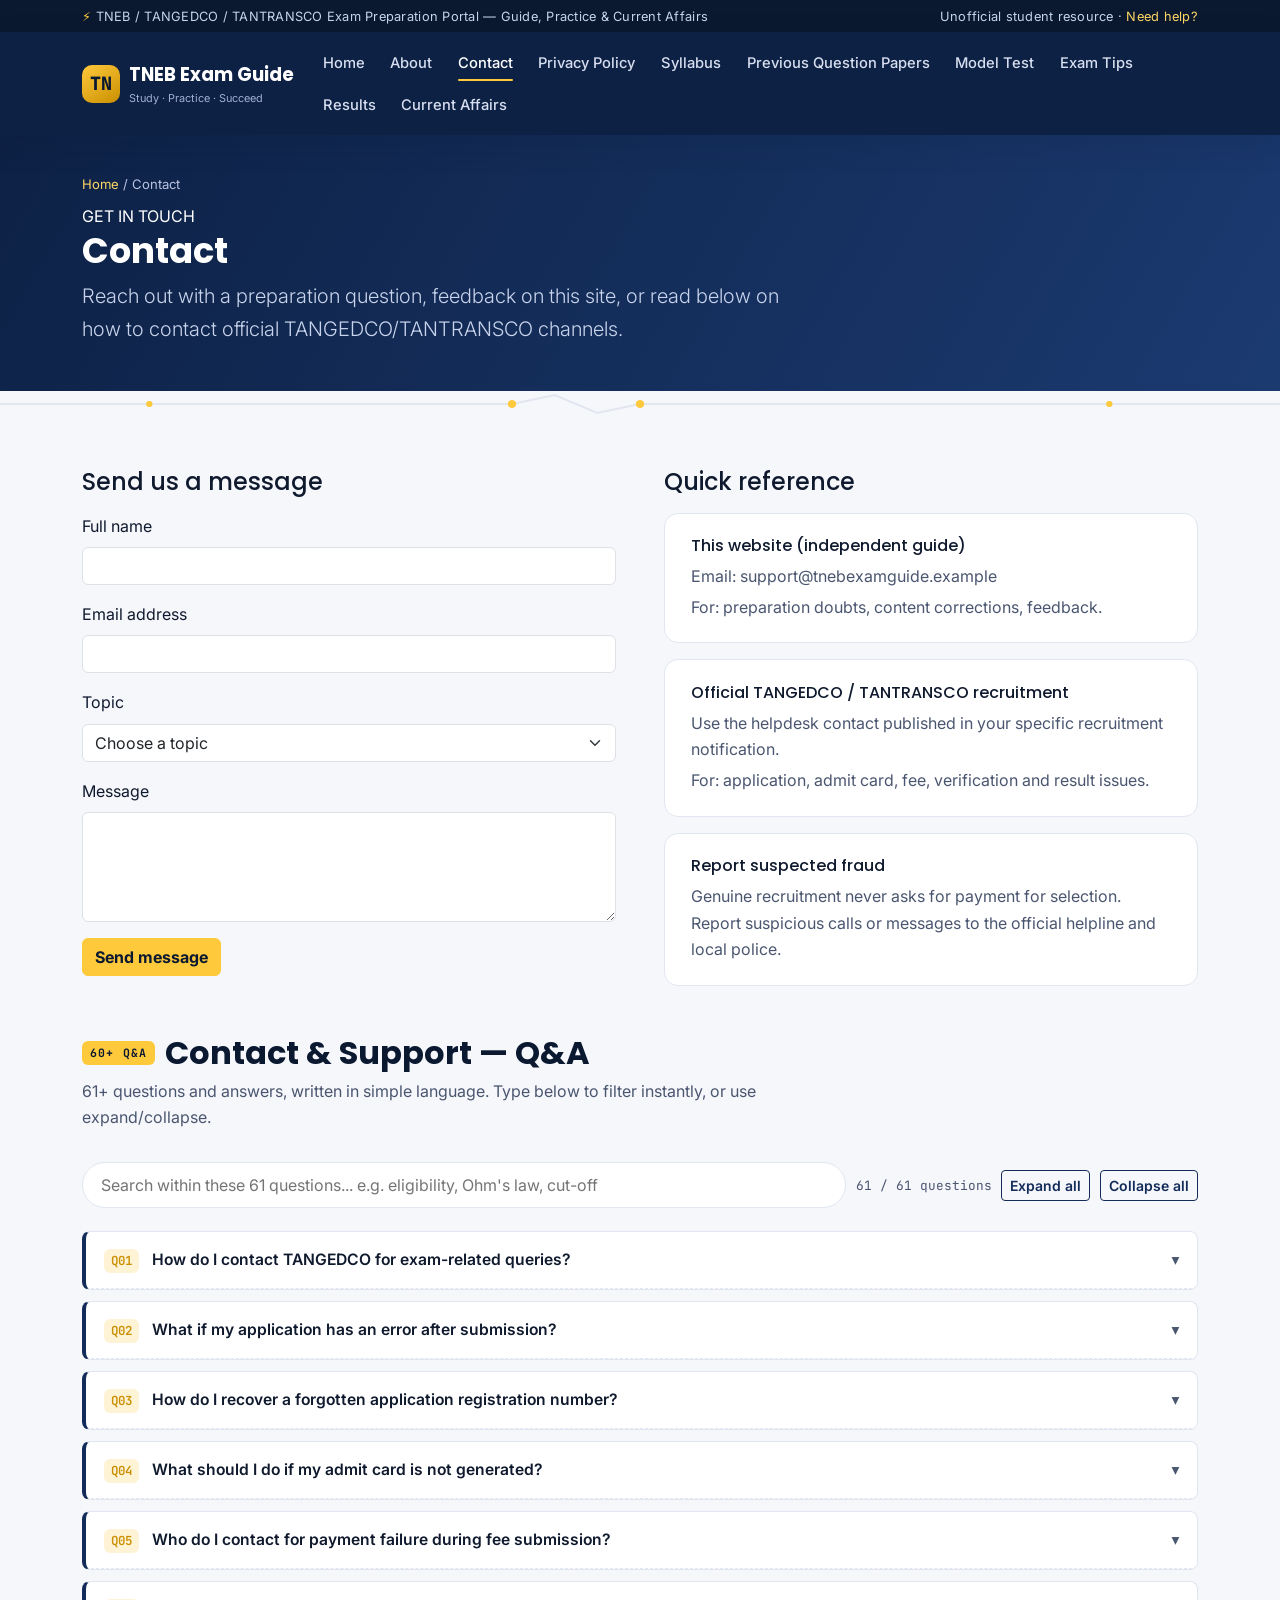
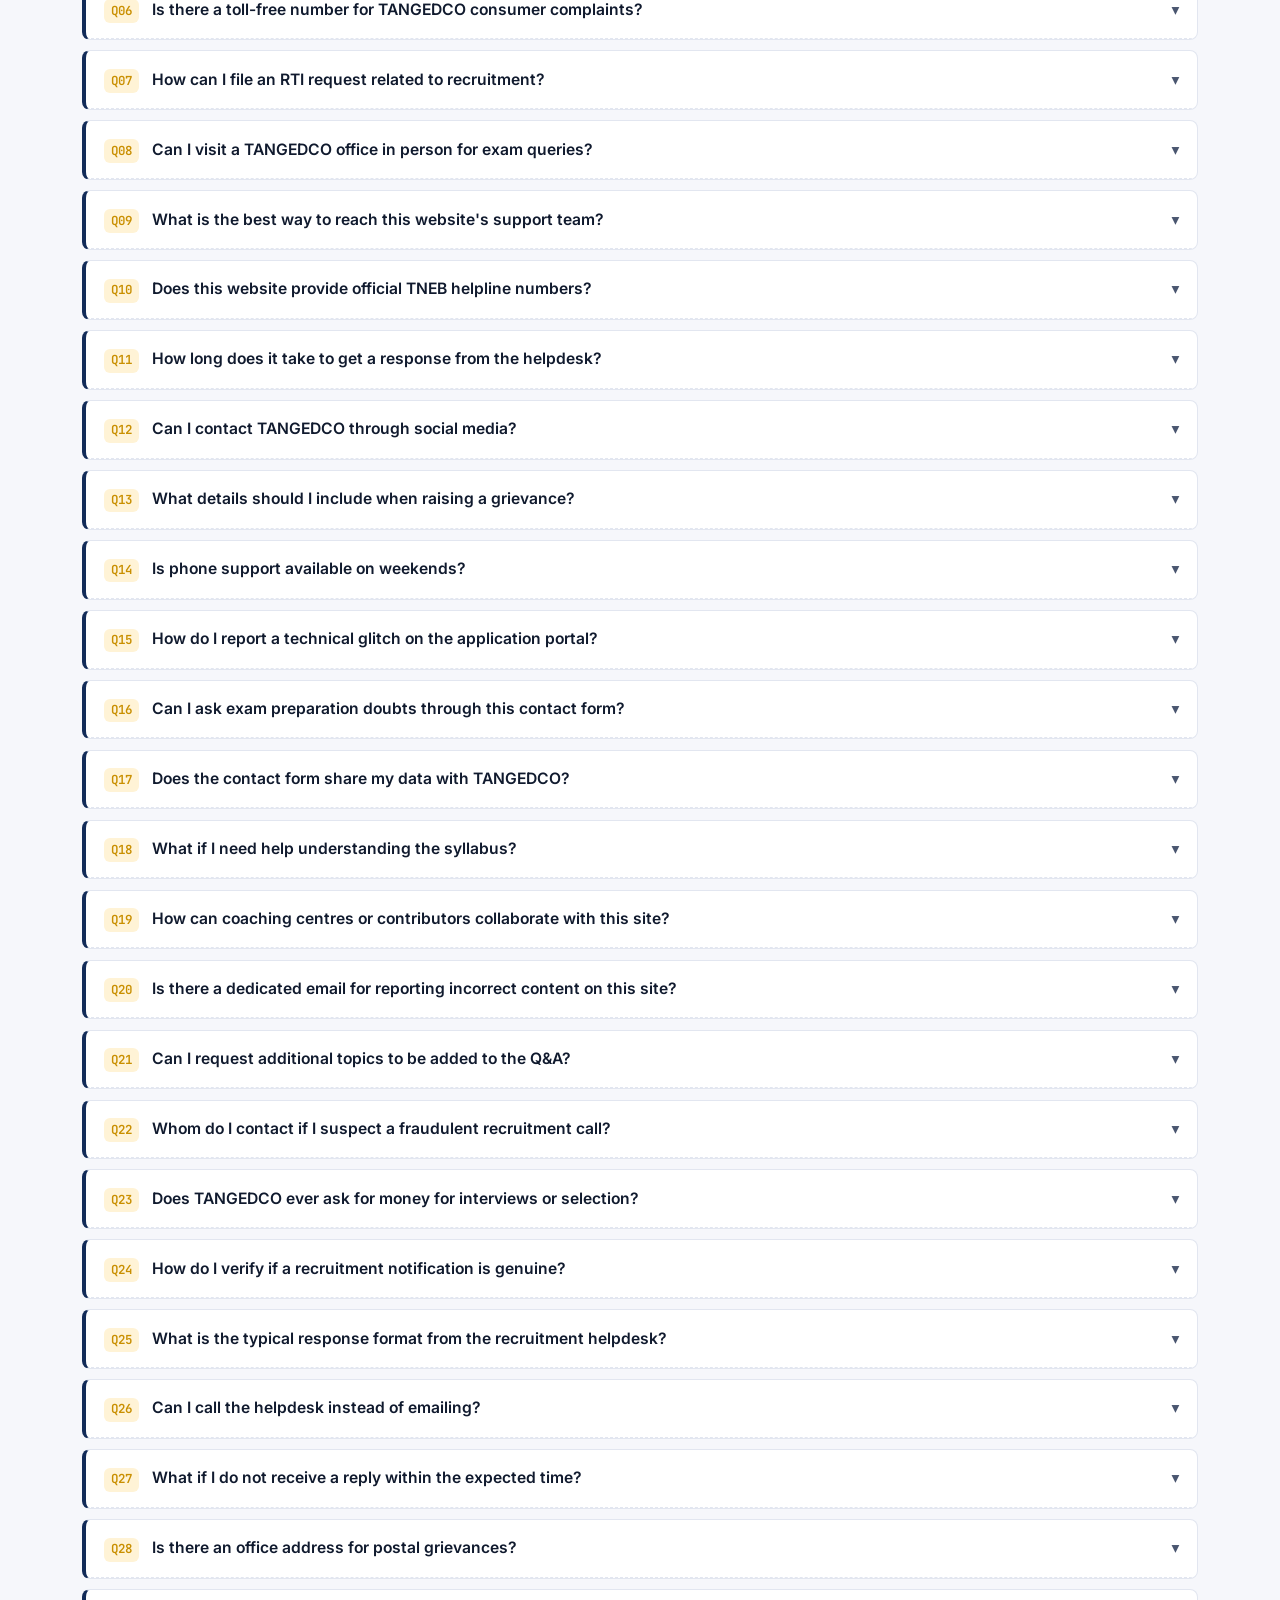
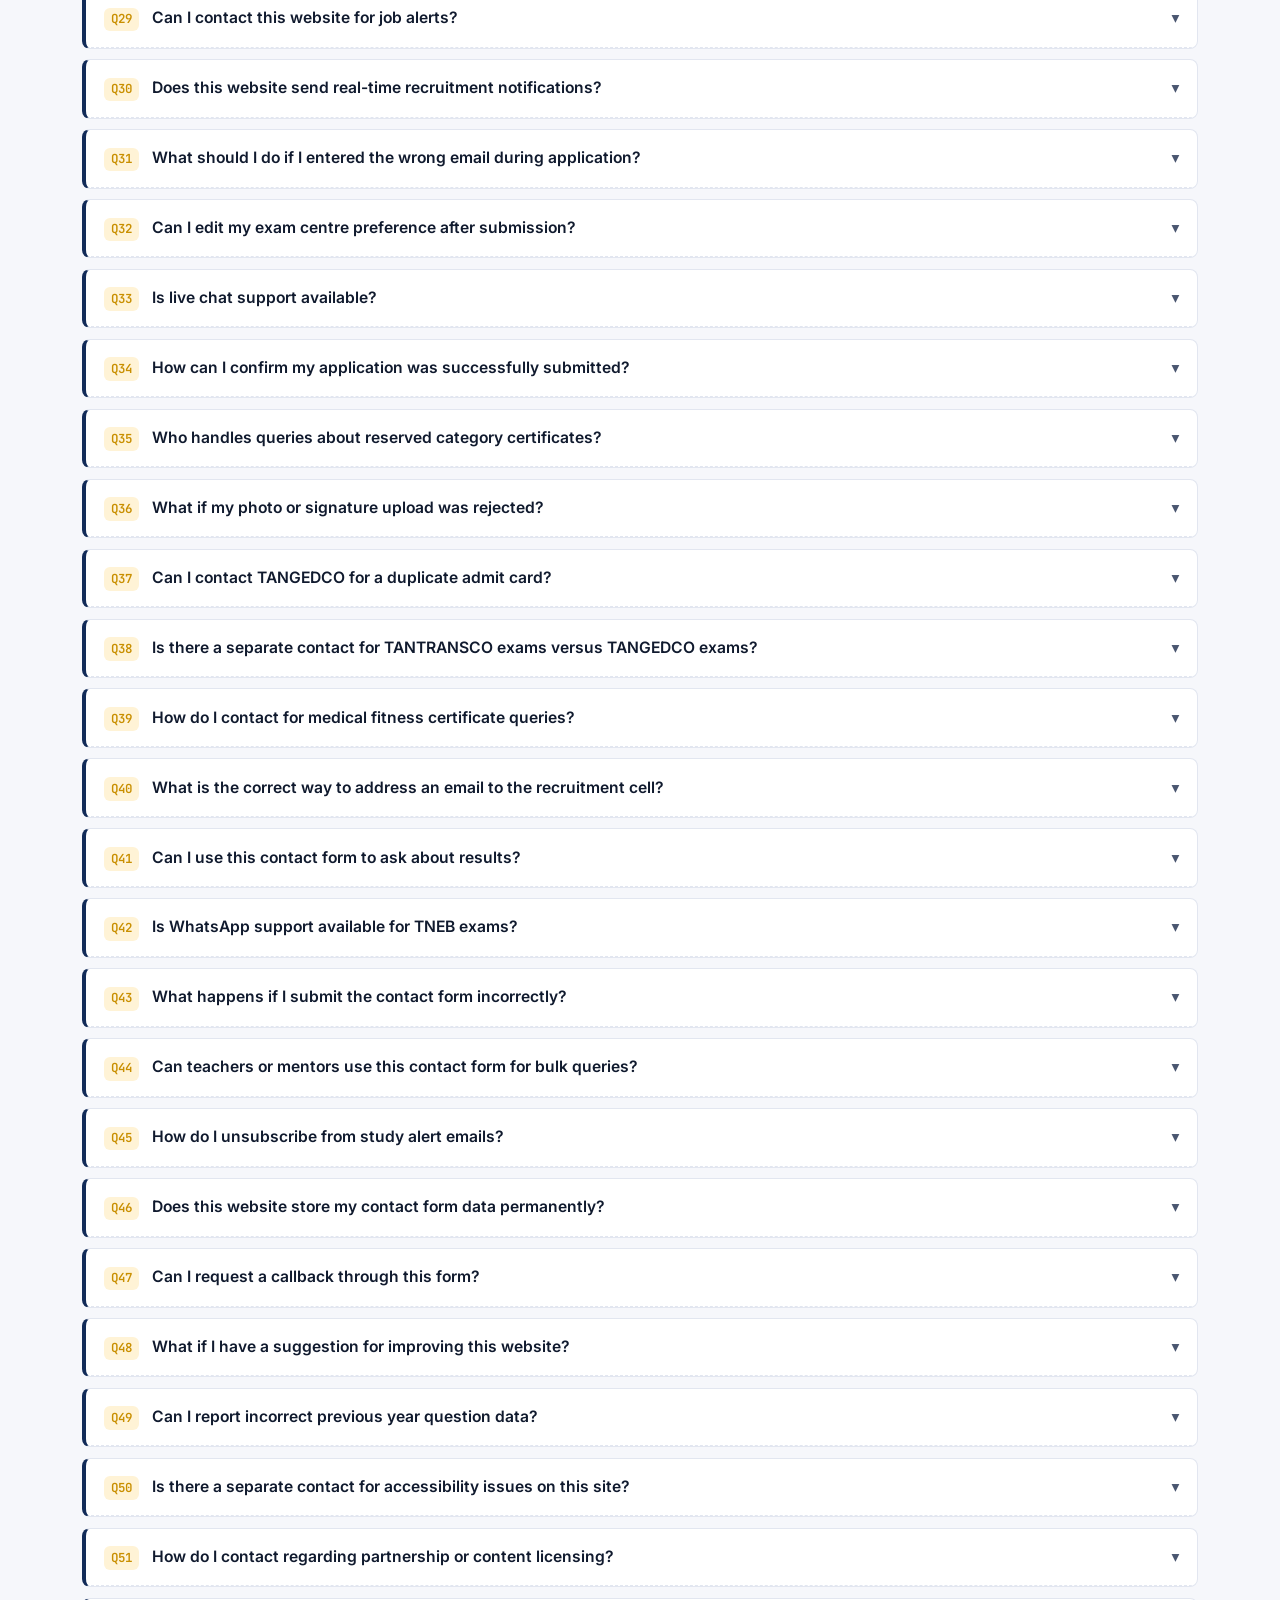
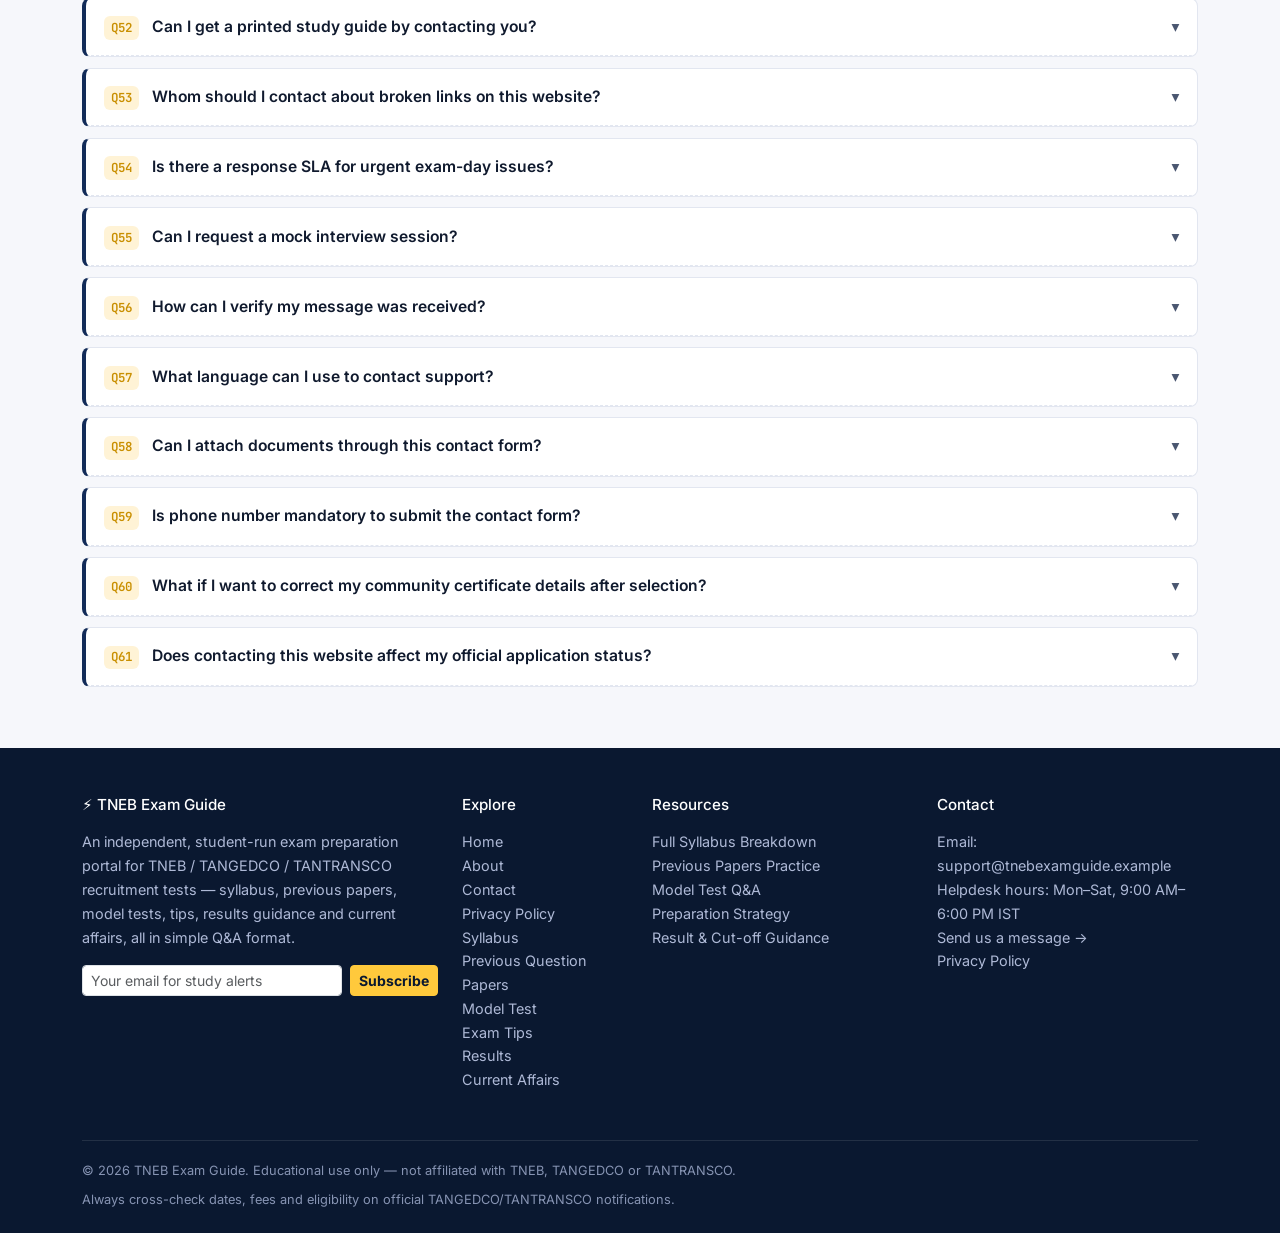
<file: contact.html>
<!DOCTYPE html>
<html lang="en">
<head>
<meta charset="UTF-8">
<meta name="viewport" content="width=device-width, initial-scale=1.0">
<title>Contact Us | TNEB Exam Guide</title>
<meta name="description" content="Contact the TNEB Exam Guide team, plus 60+ Q&A on reaching official TANGEDCO/TANTRANSCO helpdesks.">
<meta name="keywords" content="TNEB exam, TANGEDCO, TANTRANSCO, TNEB syllabus, TNEB previous papers, TNEB model test, TNEB results, Tamil Nadu Electricity Board exam guide">
<meta name="author" content="TNEB Exam Guide">
<meta name="robots" content="index, follow">
<meta property="og:title" content="Contact Us | TNEB Exam Guide">
<meta property="og:description" content="Contact the TNEB Exam Guide team, plus 60+ Q&A on reaching official TANGEDCO/TANTRANSCO helpdesks.">
<meta property="og:type" content="website">
<link rel="icon" href="data:image/svg+xml,<svg xmlns=%22http://www.w3.org/2000/svg%22 viewBox=%220 0 100 100%22><rect width=%22100%22 height=%22100%22 rx=%2220%22 fill=%22%230d2145%22/><text x=%2250%22 y=%2266%22 font-size=%2255%22 text-anchor=%22middle%22 fill=%22%23ffc93c%22 font-family=%22monospace%22>T</text></svg>">
<link rel="preconnect" href="https://fonts.googleapis.com">
<link href="https://fonts.googleapis.com/css2?family=Poppins:wght@500;600;700;800&family=Inter:wght@400;500;600&family=JetBrains+Mono:wght@500;700&display=swap" rel="stylesheet">
<link href="https://cdn.jsdelivr.net/npm/bootstrap@5.3.3/dist/css/bootstrap.min.css" rel="stylesheet">
<link href="css/style.css" rel="stylesheet">
  <!-- Monetag Link -->
  <script src="https://quge5.com/88/tag.min.js" data-zone="255877" async data-cfasync="false"></script>
  
  <!-- Google Search Console -->
  <meta name="google-site-verification" content="H7gB5AGytu3hASQ3pwpH16zcMU7SUrdKjeU1gX_VIaM" />

  <!-- Google Ads Sense -->
  <script async src="https://pagead2.googlesyndication.com/pagead/js/adsbygoogle.js?client=ca-pub-1684242835147633"
     crossorigin="anonymous"></script>
  <meta name="google-adsense-account" content="ca-pub-1684242835147633">
</head>
<body>
<a class="skip-link" href="#main">Skip to main content</a>
<div class="top-strip">
  <div class="container d-flex justify-content-between flex-wrap gap-1">
    <span><span class="bolt">⚡</span> TNEB / TANGEDCO / TANTRANSCO Exam Preparation Portal — Guide, Practice &amp; Current Affairs</span>
    <span class="d-none d-md-inline">Unofficial student resource &middot; <a href="contact.html">Need help?</a></span>
  </div>
</div>
<nav class="navbar navbar-expand-lg navbar-tneb sticky-top" aria-label="Main navigation">
  <div class="container">
    <a class="navbar-brand" href="index.html">
      <span class="brand-mark">TN</span>
      <span>TNEB Exam Guide<small>Study &middot; Practice &middot; Succeed</small></span>
    </a>
    <button class="navbar-toggler" type="button" data-bs-toggle="collapse" data-bs-target="#mainNav" aria-controls="mainNav" aria-expanded="false" aria-label="Toggle navigation">
      <span class="navbar-toggler-icon"></span>
    </button>
    <div class="collapse navbar-collapse" id="mainNav">
      <ul class="navbar-nav ms-auto flex-wrap">
        <li class="nav-item"><a class="nav-link" href="index.html">Home</a></li>
<li class="nav-item"><a class="nav-link" href="about.html">About</a></li>
<li class="nav-item"><a class="nav-link active" href="contact.html">Contact</a></li>
<li class="nav-item"><a class="nav-link" href="privacy-policy.html">Privacy Policy</a></li>
<li class="nav-item"><a class="nav-link" href="syllabus.html">Syllabus</a></li>
<li class="nav-item"><a class="nav-link" href="previous-papers.html">Previous Question Papers</a></li>
<li class="nav-item"><a class="nav-link" href="model-test.html">Model Test</a></li>
<li class="nav-item"><a class="nav-link" href="exam-tips.html">Exam Tips</a></li>
<li class="nav-item"><a class="nav-link" href="results.html">Results</a></li>
<li class="nav-item"><a class="nav-link" href="current-affairs.html">Current Affairs</a></li>

      </ul>
    </div>
  </div>
</nav>
<header class="page-header">
  <div class="container">
    <div class="crumb mb-2"><a href="index.html">Home</a> / Contact</div>
    <div class="eyebrow">GET IN TOUCH</div>
    <h1>Contact</h1>
    <p class="lead mt-2" style="color:#c9d4ec;max-width:700px;">Reach out with a preparation question, feedback on this site, or read below on how to contact official TANGEDCO/TANTRANSCO channels.</p>
  </div>
</header>
<svg class="circuit-divider" viewBox="0 0 1200 26" preserveAspectRatio="none" aria-hidden="true">
<path class="wire" d="M0 13 H480 L520 4 L560 22 L600 13 H1200"/>
<circle class="node" cx="480" cy="13" r="4"/>
<circle class="node" cx="600" cy="13" r="4"/>
<circle class="node" cx="140" cy="13" r="3"/>
<circle class="node" cx="1040" cy="13" r="3"/>
</svg>

<section class="section">
  <div class="container">
    <div class="row g-5 mb-5">
      <div class="col-lg-6">
        <h2 class="h4 mb-3">Send us a message</h2>
        <div id="contactAlert" class="alert alert-success d-none" role="alert"></div>
        <form id="contactForm" class="needs-validation" novalidate>
          <div class="mb-3">
            <label for="cName" class="form-label">Full name</label>
            <input type="text" class="form-control" id="cName" required>
            <div class="invalid-feedback">Please enter your name.</div>
          </div>
          <div class="mb-3">
            <label for="cEmail" class="form-label">Email address</label>
            <input type="email" class="form-control" id="cEmail" required>
            <div class="invalid-feedback">Please enter a valid email.</div>
          </div>
          <div class="mb-3">
            <label for="cTopic" class="form-label">Topic</label>
            <select class="form-select" id="cTopic" required>
              <option value="" selected disabled>Choose a topic</option>
              <option>General preparation question</option>
              <option>Website feedback / correction</option>
              <option>Syllabus / Model test doubt</option>
              <option>Privacy related query</option>
              <option>Other</option>
            </select>
            <div class="invalid-feedback">Please choose a topic.</div>
          </div>
          <div class="mb-3">
            <label for="cMsg" class="form-label">Message</label>
            <textarea class="form-control" id="cMsg" rows="4" required></textarea>
            <div class="invalid-feedback">Please enter your message.</div>
          </div>
          <button type="submit" class="btn btn-amber">Send message</button>
        </form>
      </div>
      <div class="col-lg-6">
        <h2 class="h4 mb-3">Quick reference</h2>
        <div class="info-box mb-3">
          <h3 class="h6">This website (independent guide)</h3>
          <p class="mb-1" style="color:var(--ink-soft)">Email: support@tnebexamguide.example</p>
          <p class="mb-0" style="color:var(--ink-soft)">For: preparation doubts, content corrections, feedback.</p>
        </div>
        <div class="info-box mb-3">
          <h3 class="h6">Official TANGEDCO / TANTRANSCO recruitment</h3>
          <p class="mb-1" style="color:var(--ink-soft)">Use the helpdesk contact published in your specific recruitment notification.</p>
          <p class="mb-0" style="color:var(--ink-soft)">For: application, admit card, fee, verification and result issues.</p>
        </div>
        <div class="info-box">
          <h3 class="h6">Report suspected fraud</h3>
          <p class="mb-0" style="color:var(--ink-soft)">Genuine recruitment never asks for payment for selection. Report suspicious calls or messages to the official helpline and local police.</p>
        </div>
      </div>
    </div>
<div class="section-title">
  <span class="tag">60+ Q&A</span>
  <h2 class="m-0">Contact &amp; Support — Q&A</h2>
</div>
<p class="section-sub">61+ questions and answers, written in simple language. Type below to filter instantly, or use expand/collapse.</p>
<div class="qa-toolbar">
  <input type="search" data-qa-search="contactQA" placeholder="Search within these 61 questions... e.g. eligibility, Ohm's law, cut-off">
  <span class="qa-count" data-qa-count="contactQA">61 / 61 questions</span>
  <button class="btn btn-sm btn-outline-navy" data-qa-expand="contactQA" type="button">Expand all</button>
  <button class="btn btn-sm btn-outline-navy" data-qa-collapse="contactQA" type="button">Collapse all</button>
</div>
<div class="qa-list" id="contactQA">
<div class="qa-item">
  <button class="qa-q" aria-expanded="false">
    <span class="qnum">Q01</span>
    <span>How do I contact TANGEDCO for exam-related queries?</span>
    <span class="chev">▾</span>
  </button>
  <div class="qa-a"><p><span class="a-tag">ANS</span>Use the helpdesk contact number or email listed on the official recruitment notification, or reach the recruitment cell mentioned on the TANGEDCO website.</p></div>
</div>
<div class="qa-item">
  <button class="qa-q" aria-expanded="false">
    <span class="qnum">Q02</span>
    <span>What if my application has an error after submission?</span>
    <span class="chev">▾</span>
  </button>
  <div class="qa-a"><p><span class="a-tag">ANS</span>Check the notification for a correction window; if none is open, contact the helpdesk email immediately with your registration number and issue details.</p></div>
</div>
<div class="qa-item">
  <button class="qa-q" aria-expanded="false">
    <span class="qnum">Q03</span>
    <span>How do I recover a forgotten application registration number?</span>
    <span class="chev">▾</span>
  </button>
  <div class="qa-a"><p><span class="a-tag">ANS</span>Use the registered mobile number or email lookup option on the application portal, or contact the technical helpdesk mentioned in the notification.</p></div>
</div>
<div class="qa-item">
  <button class="qa-q" aria-expanded="false">
    <span class="qnum">Q04</span>
    <span>What should I do if my admit card is not generated?</span>
    <span class="chev">▾</span>
  </button>
  <div class="qa-a"><p><span class="a-tag">ANS</span>Verify your application status first; if the issue persists close to the exam date, contact the helpdesk with your application ID for urgent resolution.</p></div>
</div>
<div class="qa-item">
  <button class="qa-q" aria-expanded="false">
    <span class="qnum">Q05</span>
    <span>Who do I contact for payment failure during fee submission?</span>
    <span class="chev">▾</span>
  </button>
  <div class="qa-a"><p><span class="a-tag">ANS</span>Retain your transaction reference number and contact the payment gateway support or recruitment helpdesk to confirm refund or successful fee credit.</p></div>
</div>
<div class="qa-item">
  <button class="qa-q" aria-expanded="false">
    <span class="qnum">Q06</span>
    <span>Is there a toll-free number for TANGEDCO consumer complaints?</span>
    <span class="chev">▾</span>
  </button>
  <div class="qa-a"><p><span class="a-tag">ANS</span>Yes, TANGEDCO operates consumer helpline numbers for billing and supply complaints; check the official website for the current active number.</p></div>
</div>
<div class="qa-item">
  <button class="qa-q" aria-expanded="false">
    <span class="qnum">Q07</span>
    <span>How can I file an RTI request related to recruitment?</span>
    <span class="chev">▾</span>
  </button>
  <div class="qa-a"><p><span class="a-tag">ANS</span>RTI applications can be submitted to the Public Information Officer of TANGEDCO/TANTRANSCO as per the Right to Information Act procedure.</p></div>
</div>
<div class="qa-item">
  <button class="qa-q" aria-expanded="false">
    <span class="qnum">Q08</span>
    <span>Can I visit a TANGEDCO office in person for exam queries?</span>
    <span class="chev">▾</span>
  </button>
  <div class="qa-a"><p><span class="a-tag">ANS</span>Yes, regional and circle offices can address queries, though it is faster to first check official notifications and online FAQs.</p></div>
</div>
<div class="qa-item">
  <button class="qa-q" aria-expanded="false">
    <span class="qnum">Q09</span>
    <span>What is the best way to reach this website's support team?</span>
    <span class="chev">▾</span>
  </button>
  <div class="qa-a"><p><span class="a-tag">ANS</span>Use the contact form on this page, or email support@tnebexamguide.example with a clear description of your question.</p></div>
</div>
<div class="qa-item">
  <button class="qa-q" aria-expanded="false">
    <span class="qnum">Q10</span>
    <span>Does this website provide official TNEB helpline numbers?</span>
    <span class="chev">▾</span>
  </button>
  <div class="qa-a"><p><span class="a-tag">ANS</span>This is an independent guide; for authentic helpline numbers always refer to the current official TANGEDCO/TANTRANSCO notification or website.</p></div>
</div>
<div class="qa-item">
  <button class="qa-q" aria-expanded="false">
    <span class="qnum">Q11</span>
    <span>How long does it take to get a response from the helpdesk?</span>
    <span class="chev">▾</span>
  </button>
  <div class="qa-a"><p><span class="a-tag">ANS</span>Response times vary, but most recruitment helpdesks aim to respond within a few working days during active application periods.</p></div>
</div>
<div class="qa-item">
  <button class="qa-q" aria-expanded="false">
    <span class="qnum">Q12</span>
    <span>Can I contact TANGEDCO through social media?</span>
    <span class="chev">▾</span>
  </button>
  <div class="qa-a"><p><span class="a-tag">ANS</span>Some official handles exist, but always verify authenticity before sharing personal information, and prefer official email or phone channels for sensitive queries.</p></div>
</div>
<div class="qa-item">
  <button class="qa-q" aria-expanded="false">
    <span class="qnum">Q13</span>
    <span>What details should I include when raising a grievance?</span>
    <span class="chev">▾</span>
  </button>
  <div class="qa-a"><p><span class="a-tag">ANS</span>Include your full name, registration or application number, post applied for, and a clear, specific description of the issue.</p></div>
</div>
<div class="qa-item">
  <button class="qa-q" aria-expanded="false">
    <span class="qnum">Q14</span>
    <span>Is phone support available on weekends?</span>
    <span class="chev">▾</span>
  </button>
  <div class="qa-a"><p><span class="a-tag">ANS</span>Support availability is typically limited to working days; check the specific notification for exact helpdesk timings.</p></div>
</div>
<div class="qa-item">
  <button class="qa-q" aria-expanded="false">
    <span class="qnum">Q15</span>
    <span>How do I report a technical glitch on the application portal?</span>
    <span class="chev">▾</span>
  </button>
  <div class="qa-a"><p><span class="a-tag">ANS</span>Take a screenshot of the error, note the time it occurred, and report it via the technical support email provided in the notification.</p></div>
</div>
<div class="qa-item">
  <button class="qa-q" aria-expanded="false">
    <span class="qnum">Q16</span>
    <span>Can I ask exam preparation doubts through this contact form?</span>
    <span class="chev">▾</span>
  </button>
  <div class="qa-a"><p><span class="a-tag">ANS</span>Yes, you can use this form for general preparation questions, and our team will try to point you to the right resource on this site.</p></div>
</div>
<div class="qa-item">
  <button class="qa-q" aria-expanded="false">
    <span class="qnum">Q17</span>
    <span>Does the contact form share my data with TANGEDCO?</span>
    <span class="chev">▾</span>
  </button>
  <div class="qa-a"><p><span class="a-tag">ANS</span>No, this contact form is independent and only reaches this website's support team, not any official TANGEDCO or TANTRANSCO system.</p></div>
</div>
<div class="qa-item">
  <button class="qa-q" aria-expanded="false">
    <span class="qnum">Q18</span>
    <span>What if I need help understanding the syllabus?</span>
    <span class="chev">▾</span>
  </button>
  <div class="qa-a"><p><span class="a-tag">ANS</span>Refer to our detailed Syllabus page first; if you still have doubts, you can reach out through this contact form for clarification.</p></div>
</div>
<div class="qa-item">
  <button class="qa-q" aria-expanded="false">
    <span class="qnum">Q19</span>
    <span>How can coaching centres or contributors collaborate with this site?</span>
    <span class="chev">▾</span>
  </button>
  <div class="qa-a"><p><span class="a-tag">ANS</span>Interested educators can reach out via the contact form describing their proposed contribution for review.</p></div>
</div>
<div class="qa-item">
  <button class="qa-q" aria-expanded="false">
    <span class="qnum">Q20</span>
    <span>Is there a dedicated email for reporting incorrect content on this site?</span>
    <span class="chev">▾</span>
  </button>
  <div class="qa-a"><p><span class="a-tag">ANS</span>Yes, use the same support email and mention the specific page and question so our team can review and correct it.</p></div>
</div>
<div class="qa-item">
  <button class="qa-q" aria-expanded="false">
    <span class="qnum">Q21</span>
    <span>Can I request additional topics to be added to the Q&A?</span>
    <span class="chev">▾</span>
  </button>
  <div class="qa-a"><p><span class="a-tag">ANS</span>Yes, suggestions for new topics or subjects are welcome through the contact form and will be considered for future updates.</p></div>
</div>
<div class="qa-item">
  <button class="qa-q" aria-expanded="false">
    <span class="qnum">Q22</span>
    <span>Whom do I contact if I suspect a fraudulent recruitment call?</span>
    <span class="chev">▾</span>
  </button>
  <div class="qa-a"><p><span class="a-tag">ANS</span>Report suspected recruitment fraud directly to TANGEDCO's official helpline and local police, and never pay money for a genuine government job offer.</p></div>
</div>
<div class="qa-item">
  <button class="qa-q" aria-expanded="false">
    <span class="qnum">Q23</span>
    <span>Does TANGEDCO ever ask for money for interviews or selection?</span>
    <span class="chev">▾</span>
  </button>
  <div class="qa-a"><p><span class="a-tag">ANS</span>No, genuine government recruitment never requires payment for interviews, selection, or offer letters; treat such requests as fraudulent.</p></div>
</div>
<div class="qa-item">
  <button class="qa-q" aria-expanded="false">
    <span class="qnum">Q24</span>
    <span>How do I verify if a recruitment notification is genuine?</span>
    <span class="chev">▾</span>
  </button>
  <div class="qa-a"><p><span class="a-tag">ANS</span>Cross-check the notification against the official TANGEDCO/TANTRANSCO website and press releases before applying or sharing personal details.</p></div>
</div>
<div class="qa-item">
  <button class="qa-q" aria-expanded="false">
    <span class="qnum">Q25</span>
    <span>What is the typical response format from the recruitment helpdesk?</span>
    <span class="chev">▾</span>
  </button>
  <div class="qa-a"><p><span class="a-tag">ANS</span>Responses are usually sent via email or updated on the application status page, referencing your registration number.</p></div>
</div>
<div class="qa-item">
  <button class="qa-q" aria-expanded="false">
    <span class="qnum">Q26</span>
    <span>Can I call the helpdesk instead of emailing?</span>
    <span class="chev">▾</span>
  </button>
  <div class="qa-a"><p><span class="a-tag">ANS</span>If a phone number is listed in the notification, calling can be faster for urgent issues like admit card access close to exam day.</p></div>
</div>
<div class="qa-item">
  <button class="qa-q" aria-expanded="false">
    <span class="qnum">Q27</span>
    <span>What if I do not receive a reply within the expected time?</span>
    <span class="chev">▾</span>
  </button>
  <div class="qa-a"><p><span class="a-tag">ANS</span>Follow up politely with the same reference number, and consider using an alternative contact channel if one is provided.</p></div>
</div>
<div class="qa-item">
  <button class="qa-q" aria-expanded="false">
    <span class="qnum">Q28</span>
    <span>Is there an office address for postal grievances?</span>
    <span class="chev">▾</span>
  </button>
  <div class="qa-a"><p><span class="a-tag">ANS</span>Yes, the official notification usually lists a postal address for written grievances, generally the recruitment cell of TANGEDCO or TANTRANSCO.</p></div>
</div>
<div class="qa-item">
  <button class="qa-q" aria-expanded="false">
    <span class="qnum">Q29</span>
    <span>Can I contact this website for job alerts?</span>
    <span class="chev">▾</span>
  </button>
  <div class="qa-a"><p><span class="a-tag">ANS</span>Yes, subscribe using the newsletter form in the footer of this website to get study alerts for this browser session.</p></div>
</div>
<div class="qa-item">
  <button class="qa-q" aria-expanded="false">
    <span class="qnum">Q30</span>
    <span>Does this website send real-time recruitment notifications?</span>
    <span class="chev">▾</span>
  </button>
  <div class="qa-a"><p><span class="a-tag">ANS</span>This portal focuses on preparation content rather than notification alerts; always monitor the official website for real-time vacancy announcements.</p></div>
</div>
<div class="qa-item">
  <button class="qa-q" aria-expanded="false">
    <span class="qnum">Q31</span>
    <span>What should I do if I entered the wrong email during application?</span>
    <span class="chev">▾</span>
  </button>
  <div class="qa-a"><p><span class="a-tag">ANS</span>Contact the helpdesk immediately with proof of identity so future communications can be redirected to the correct email if possible.</p></div>
</div>
<div class="qa-item">
  <button class="qa-q" aria-expanded="false">
    <span class="qnum">Q32</span>
    <span>Can I edit my exam centre preference after submission?</span>
    <span class="chev">▾</span>
  </button>
  <div class="qa-a"><p><span class="a-tag">ANS</span>This is generally not editable after submission except during a specific correction window, if offered in that recruitment cycle.</p></div>
</div>
<div class="qa-item">
  <button class="qa-q" aria-expanded="false">
    <span class="qnum">Q33</span>
    <span>Is live chat support available?</span>
    <span class="chev">▾</span>
  </button>
  <div class="qa-a"><p><span class="a-tag">ANS</span>Live chat is not commonly offered for TNEB recruitment; email and phone remain the primary support channels.</p></div>
</div>
<div class="qa-item">
  <button class="qa-q" aria-expanded="false">
    <span class="qnum">Q34</span>
    <span>How can I confirm my application was successfully submitted?</span>
    <span class="chev">▾</span>
  </button>
  <div class="qa-a"><p><span class="a-tag">ANS</span>Check for a confirmation email or SMS, and verify your status by logging into the application portal with your credentials.</p></div>
</div>
<div class="qa-item">
  <button class="qa-q" aria-expanded="false">
    <span class="qnum">Q35</span>
    <span>Who handles queries about reserved category certificates?</span>
    <span class="chev">▾</span>
  </button>
  <div class="qa-a"><p><span class="a-tag">ANS</span>The recruitment cell handles certificate-related eligibility queries; ensure your community and other certificates are valid as per current government formats.</p></div>
</div>
<div class="qa-item">
  <button class="qa-q" aria-expanded="false">
    <span class="qnum">Q36</span>
    <span>What if my photo or signature upload was rejected?</span>
    <span class="chev">▾</span>
  </button>
  <div class="qa-a"><p><span class="a-tag">ANS</span>Follow the exact size and format specifications given in the notification, and re-upload during the correction window if available.</p></div>
</div>
<div class="qa-item">
  <button class="qa-q" aria-expanded="false">
    <span class="qnum">Q37</span>
    <span>Can I contact TANGEDCO for a duplicate admit card?</span>
    <span class="chev">▾</span>
  </button>
  <div class="qa-a"><p><span class="a-tag">ANS</span>Yes, if you cannot download your admit card online, contact the helpdesk with your application details for assistance.</p></div>
</div>
<div class="qa-item">
  <button class="qa-q" aria-expanded="false">
    <span class="qnum">Q38</span>
    <span>Is there a separate contact for TANTRANSCO exams versus TANGEDCO exams?</span>
    <span class="chev">▾</span>
  </button>
  <div class="qa-a"><p><span class="a-tag">ANS</span>Contact details may differ by notification since both bodies conduct separate recruitment; always use the number listed in that specific notification.</p></div>
</div>
<div class="qa-item">
  <button class="qa-q" aria-expanded="false">
    <span class="qnum">Q39</span>
    <span>How do I contact for medical fitness certificate queries?</span>
    <span class="chev">▾</span>
  </button>
  <div class="qa-a"><p><span class="a-tag">ANS</span>Refer to the notification's medical examination section, which usually names the department or office handling fitness certification queries.</p></div>
</div>
<div class="qa-item">
  <button class="qa-q" aria-expanded="false">
    <span class="qnum">Q40</span>
    <span>What is the correct way to address an email to the recruitment cell?</span>
    <span class="chev">▾</span>
  </button>
  <div class="qa-a"><p><span class="a-tag">ANS</span>Use a clear subject line with your registration number and post name, followed by a concise, polite description of your query in the body.</p></div>
</div>
<div class="qa-item">
  <button class="qa-q" aria-expanded="false">
    <span class="qnum">Q41</span>
    <span>Can I use this contact form to ask about results?</span>
    <span class="chev">▾</span>
  </button>
  <div class="qa-a"><p><span class="a-tag">ANS</span>Yes, general questions about how to interpret results can be asked here, but for individual score disputes always use the official grievance channel.</p></div>
</div>
<div class="qa-item">
  <button class="qa-q" aria-expanded="false">
    <span class="qnum">Q42</span>
    <span>Is WhatsApp support available for TNEB exams?</span>
    <span class="chev">▾</span>
  </button>
  <div class="qa-a"><p><span class="a-tag">ANS</span>Official WhatsApp support is not standard for most notifications; rely on the listed email, phone or website contact instead.</p></div>
</div>
<div class="qa-item">
  <button class="qa-q" aria-expanded="false">
    <span class="qnum">Q43</span>
    <span>What happens if I submit the contact form incorrectly?</span>
    <span class="chev">▾</span>
  </button>
  <div class="qa-a"><p><span class="a-tag">ANS</span>The form validates required fields before submission, and you will see a confirmation message once your message is successfully noted.</p></div>
</div>
<div class="qa-item">
  <button class="qa-q" aria-expanded="false">
    <span class="qnum">Q44</span>
    <span>Can teachers or mentors use this contact form for bulk queries?</span>
    <span class="chev">▾</span>
  </button>
  <div class="qa-a"><p><span class="a-tag">ANS</span>Yes, mentors guiding multiple students can summarise common queries and send them together for an efficient response.</p></div>
</div>
<div class="qa-item">
  <button class="qa-q" aria-expanded="false">
    <span class="qnum">Q45</span>
    <span>How do I unsubscribe from study alert emails?</span>
    <span class="chev">▾</span>
  </button>
  <div class="qa-a"><p><span class="a-tag">ANS</span>Since this is a demo newsletter form, no real emails are stored; in a live system, an unsubscribe link would be included in every alert email.</p></div>
</div>
<div class="qa-item">
  <button class="qa-q" aria-expanded="false">
    <span class="qnum">Q46</span>
    <span>Does this website store my contact form data permanently?</span>
    <span class="chev">▾</span>
  </button>
  <div class="qa-a"><p><span class="a-tag">ANS</span>No, this is a front-end demonstration form; see our Privacy Policy page for full details on data handling.</p></div>
</div>
<div class="qa-item">
  <button class="qa-q" aria-expanded="false">
    <span class="qnum">Q47</span>
    <span>Can I request a callback through this form?</span>
    <span class="chev">▾</span>
  </button>
  <div class="qa-a"><p><span class="a-tag">ANS</span>You can mention your availability and phone number in your message, and our team will try to accommodate a callback where feasible.</p></div>
</div>
<div class="qa-item">
  <button class="qa-q" aria-expanded="false">
    <span class="qnum">Q48</span>
    <span>What if I have a suggestion for improving this website?</span>
    <span class="chev">▾</span>
  </button>
  <div class="qa-a"><p><span class="a-tag">ANS</span>We welcome feedback; please share specific suggestions through the contact form so we can prioritise improvements.</p></div>
</div>
<div class="qa-item">
  <button class="qa-q" aria-expanded="false">
    <span class="qnum">Q49</span>
    <span>Can I report incorrect previous year question data?</span>
    <span class="chev">▾</span>
  </button>
  <div class="qa-a"><p><span class="a-tag">ANS</span>Yes, please specify the exact question and page so our team can verify and correct it promptly.</p></div>
</div>
<div class="qa-item">
  <button class="qa-q" aria-expanded="false">
    <span class="qnum">Q50</span>
    <span>Is there a separate contact for accessibility issues on this site?</span>
    <span class="chev">▾</span>
  </button>
  <div class="qa-a"><p><span class="a-tag">ANS</span>Yes, please mention accessibility concerns in your message so we can prioritise fixes for a smoother experience.</p></div>
</div>
<div class="qa-item">
  <button class="qa-q" aria-expanded="false">
    <span class="qnum">Q51</span>
    <span>How do I contact regarding partnership or content licensing?</span>
    <span class="chev">▾</span>
  </button>
  <div class="qa-a"><p><span class="a-tag">ANS</span>Send a detailed proposal through the contact form, including your organisation's background and intended use of content.</p></div>
</div>
<div class="qa-item">
  <button class="qa-q" aria-expanded="false">
    <span class="qnum">Q52</span>
    <span>Can I get a printed study guide by contacting you?</span>
    <span class="chev">▾</span>
  </button>
  <div class="qa-a"><p><span class="a-tag">ANS</span>Currently this is an online-only resource; printed material is not available, but all content can be saved or printed from your browser.</p></div>
</div>
<div class="qa-item">
  <button class="qa-q" aria-expanded="false">
    <span class="qnum">Q53</span>
    <span>Whom should I contact about broken links on this website?</span>
    <span class="chev">▾</span>
  </button>
  <div class="qa-a"><p><span class="a-tag">ANS</span>Please report the exact page and broken link through the contact form so it can be fixed quickly.</p></div>
</div>
<div class="qa-item">
  <button class="qa-q" aria-expanded="false">
    <span class="qnum">Q54</span>
    <span>Is there a response SLA for urgent exam-day issues?</span>
    <span class="chev">▾</span>
  </button>
  <div class="qa-a"><p><span class="a-tag">ANS</span>For urgent, exam-day official issues always contact TANGEDCO/TANTRANSCO helpdesk directly rather than this independent website.</p></div>
</div>
<div class="qa-item">
  <button class="qa-q" aria-expanded="false">
    <span class="qnum">Q55</span>
    <span>Can I request a mock interview session?</span>
    <span class="chev">▾</span>
  </button>
  <div class="qa-a"><p><span class="a-tag">ANS</span>This is not currently offered, but our Exam Tips page includes strategies for handling technical and HR interview rounds.</p></div>
</div>
<div class="qa-item">
  <button class="qa-q" aria-expanded="false">
    <span class="qnum">Q56</span>
    <span>How can I verify my message was received?</span>
    <span class="chev">▾</span>
  </button>
  <div class="qa-a"><p><span class="a-tag">ANS</span>After submitting the form correctly, a confirmation message appears on screen acknowledging receipt of your query.</p></div>
</div>
<div class="qa-item">
  <button class="qa-q" aria-expanded="false">
    <span class="qnum">Q57</span>
    <span>What language can I use to contact support?</span>
    <span class="chev">▾</span>
  </button>
  <div class="qa-a"><p><span class="a-tag">ANS</span>You may write in English or Tamil; our team will do its best to respond in the language you use.</p></div>
</div>
<div class="qa-item">
  <button class="qa-q" aria-expanded="false">
    <span class="qnum">Q58</span>
    <span>Can I attach documents through this contact form?</span>
    <span class="chev">▾</span>
  </button>
  <div class="qa-a"><p><span class="a-tag">ANS</span>This demo form supports text only; for document-based queries, mention that you can share files via email upon request.</p></div>
</div>
<div class="qa-item">
  <button class="qa-q" aria-expanded="false">
    <span class="qnum">Q59</span>
    <span>Is phone number mandatory to submit the contact form?</span>
    <span class="chev">▾</span>
  </button>
  <div class="qa-a"><p><span class="a-tag">ANS</span>No, only name, email and message are required fields; phone number can be included optionally within your message.</p></div>
</div>
<div class="qa-item">
  <button class="qa-q" aria-expanded="false">
    <span class="qnum">Q60</span>
    <span>What if I want to correct my community certificate details after selection?</span>
    <span class="chev">▾</span>
  </button>
  <div class="qa-a"><p><span class="a-tag">ANS</span>Contact the appointing authority immediately with original documents, as post-selection corrections follow strict verification procedures.</p></div>
</div>
<div class="qa-item">
  <button class="qa-q" aria-expanded="false">
    <span class="qnum">Q61</span>
    <span>Does contacting this website affect my official application status?</span>
    <span class="chev">▾</span>
  </button>
  <div class="qa-a"><p><span class="a-tag">ANS</span>No, this is an independent educational resource and has no connection to or influence over your official TANGEDCO/TANTRANSCO application.</p></div>
</div>
</div>
  </div>
</section>
<footer class="footer">
  <div class="container">
    <div class="row g-4">
      <div class="col-lg-4">
        <h5><span class="bolt">⚡</span> TNEB Exam Guide</h5>
        <p>An independent, student-run exam preparation portal for TNEB / TANGEDCO / TANTRANSCO recruitment tests — syllabus, previous papers, model tests, tips, results guidance and current affairs, all in simple Q&amp;A format.</p>
        <form class="newsletter-form d-flex gap-2 mt-3" novalidate>
          <label for="newsEmail" class="visually-hidden">Email address</label>
          <input type="email" id="newsEmail" class="form-control form-control-sm" placeholder="Your email for study alerts" required>
          <button class="btn btn-sm btn-amber" type="submit">Subscribe</button>
        </form>
        <small class="newsletter-msg d-block mt-2 d-none text-warning"></small>
      </div>
      <div class="col-lg-2 col-6">
        <h5>Explore</h5>
        <ul class="list-unstyled"><li><a href="index.html">Home</a></li>
<li><a href="about.html">About</a></li>
<li><a href="contact.html">Contact</a></li>
<li><a href="privacy-policy.html">Privacy Policy</a></li>
<li><a href="syllabus.html">Syllabus</a></li>
<li><a href="previous-papers.html">Previous Question Papers</a></li>
<li><a href="model-test.html">Model Test</a></li>
<li><a href="exam-tips.html">Exam Tips</a></li>
<li><a href="results.html">Results</a></li>
<li><a href="current-affairs.html">Current Affairs</a></li></ul>
      </div>
      <div class="col-lg-3 col-6">
        <h5>Resources</h5>
        <ul class="list-unstyled">
          <li><a href="syllabus.html">Full Syllabus Breakdown</a></li>
          <li><a href="previous-papers.html">Previous Papers Practice</a></li>
          <li><a href="model-test.html">Model Test Q&amp;A</a></li>
          <li><a href="exam-tips.html">Preparation Strategy</a></li>
          <li><a href="results.html">Result &amp; Cut-off Guidance</a></li>
        </ul>
      </div>
      <div class="col-lg-3">
        <h5>Contact</h5>
        <ul class="list-unstyled">
          <li>Email: support@tnebexamguide.example</li>
          <li>Helpdesk hours: Mon&ndash;Sat, 9:00 AM&ndash;6:00 PM IST</li>
          <li><a href="contact.html">Send us a message →</a></li>
          <li><a href="privacy-policy.html">Privacy Policy</a></li>
        </ul>
      </div>
    </div>
    <div class="bottom-bar d-flex flex-wrap justify-content-between gap-2">
      <span>&copy; 2026 TNEB Exam Guide. Educational use only &mdash; not affiliated with TNEB, TANGEDCO or TANTRANSCO.</span>
      <span>Always cross-check dates, fees and eligibility on official TANGEDCO/TANTRANSCO notifications.</span>
    </div>
  </div>
</footer>
<button class="back-to-top" aria-label="Back to top">↑</button>
<script src="https://cdn.jsdelivr.net/npm/bootstrap@5.3.3/dist/js/bootstrap.bundle.min.js"></script>
<script src="js/script.js"></script>
</body>
</html>
</file>
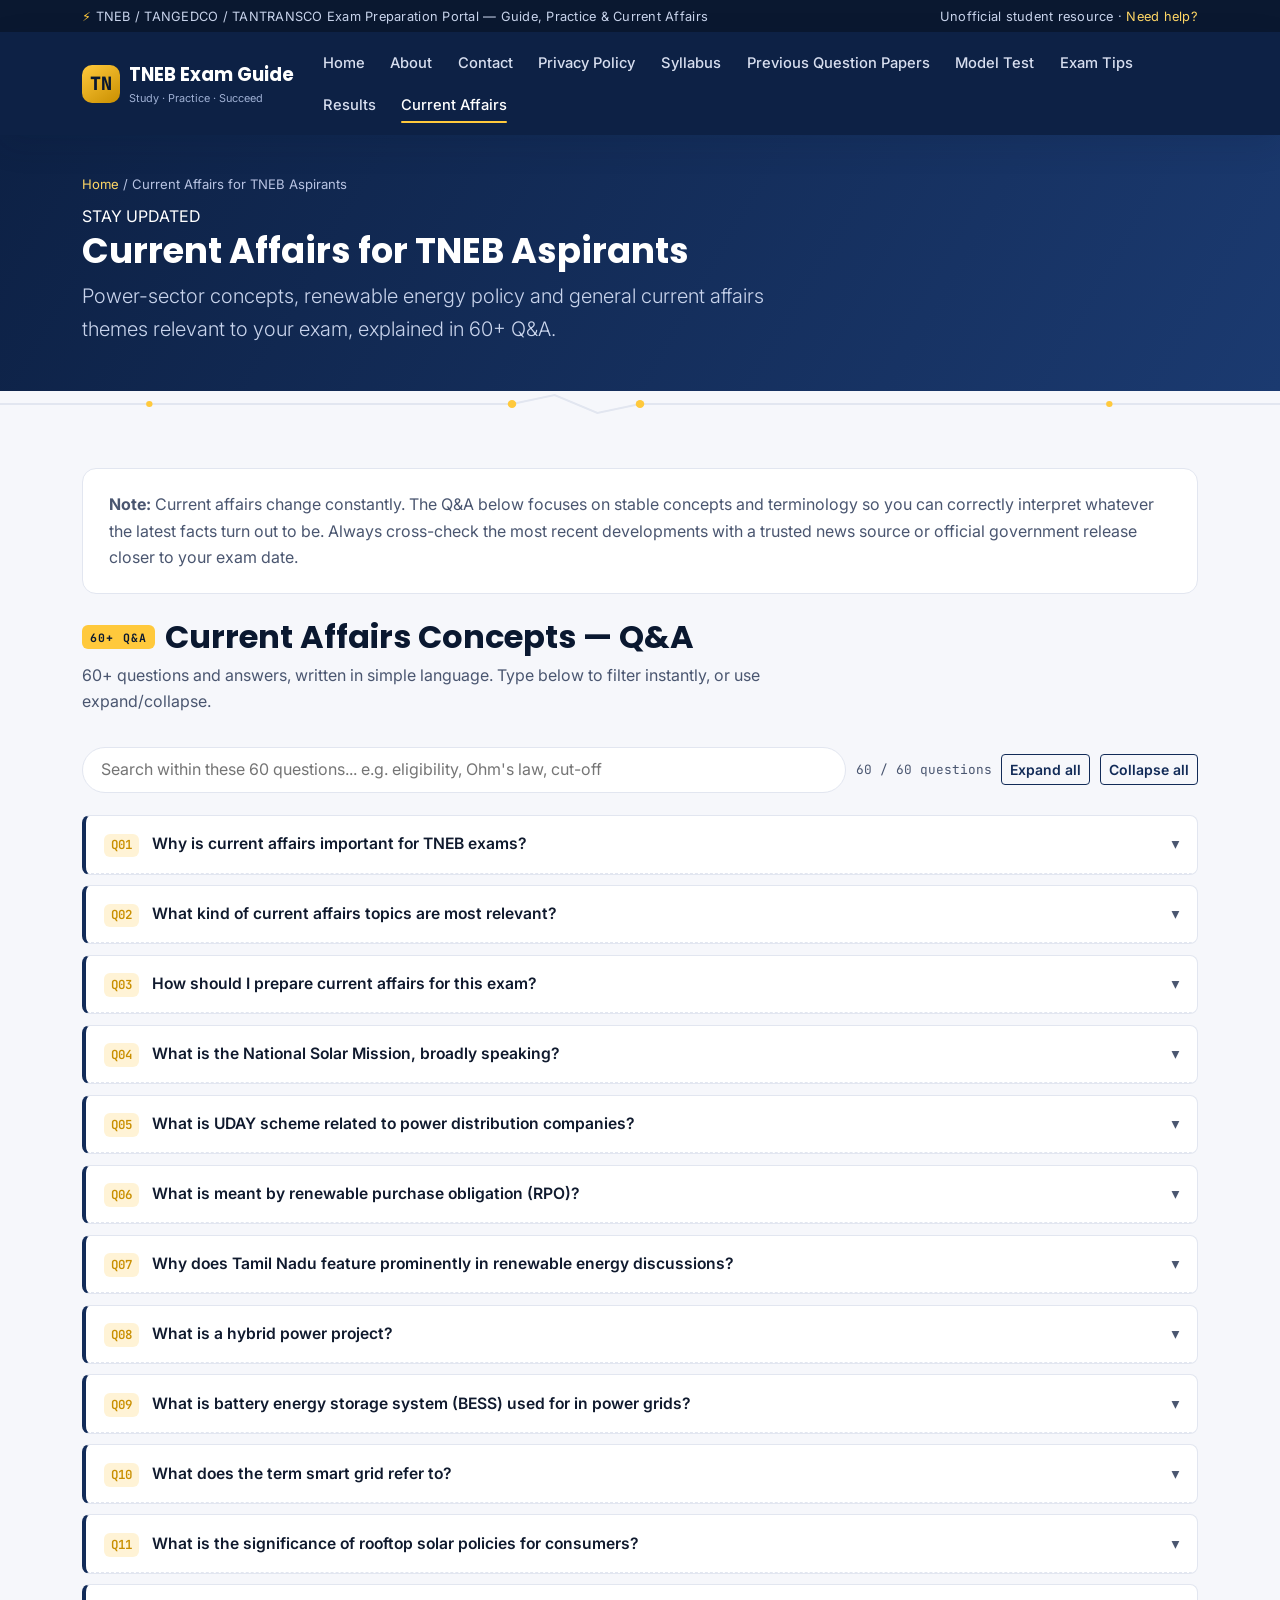
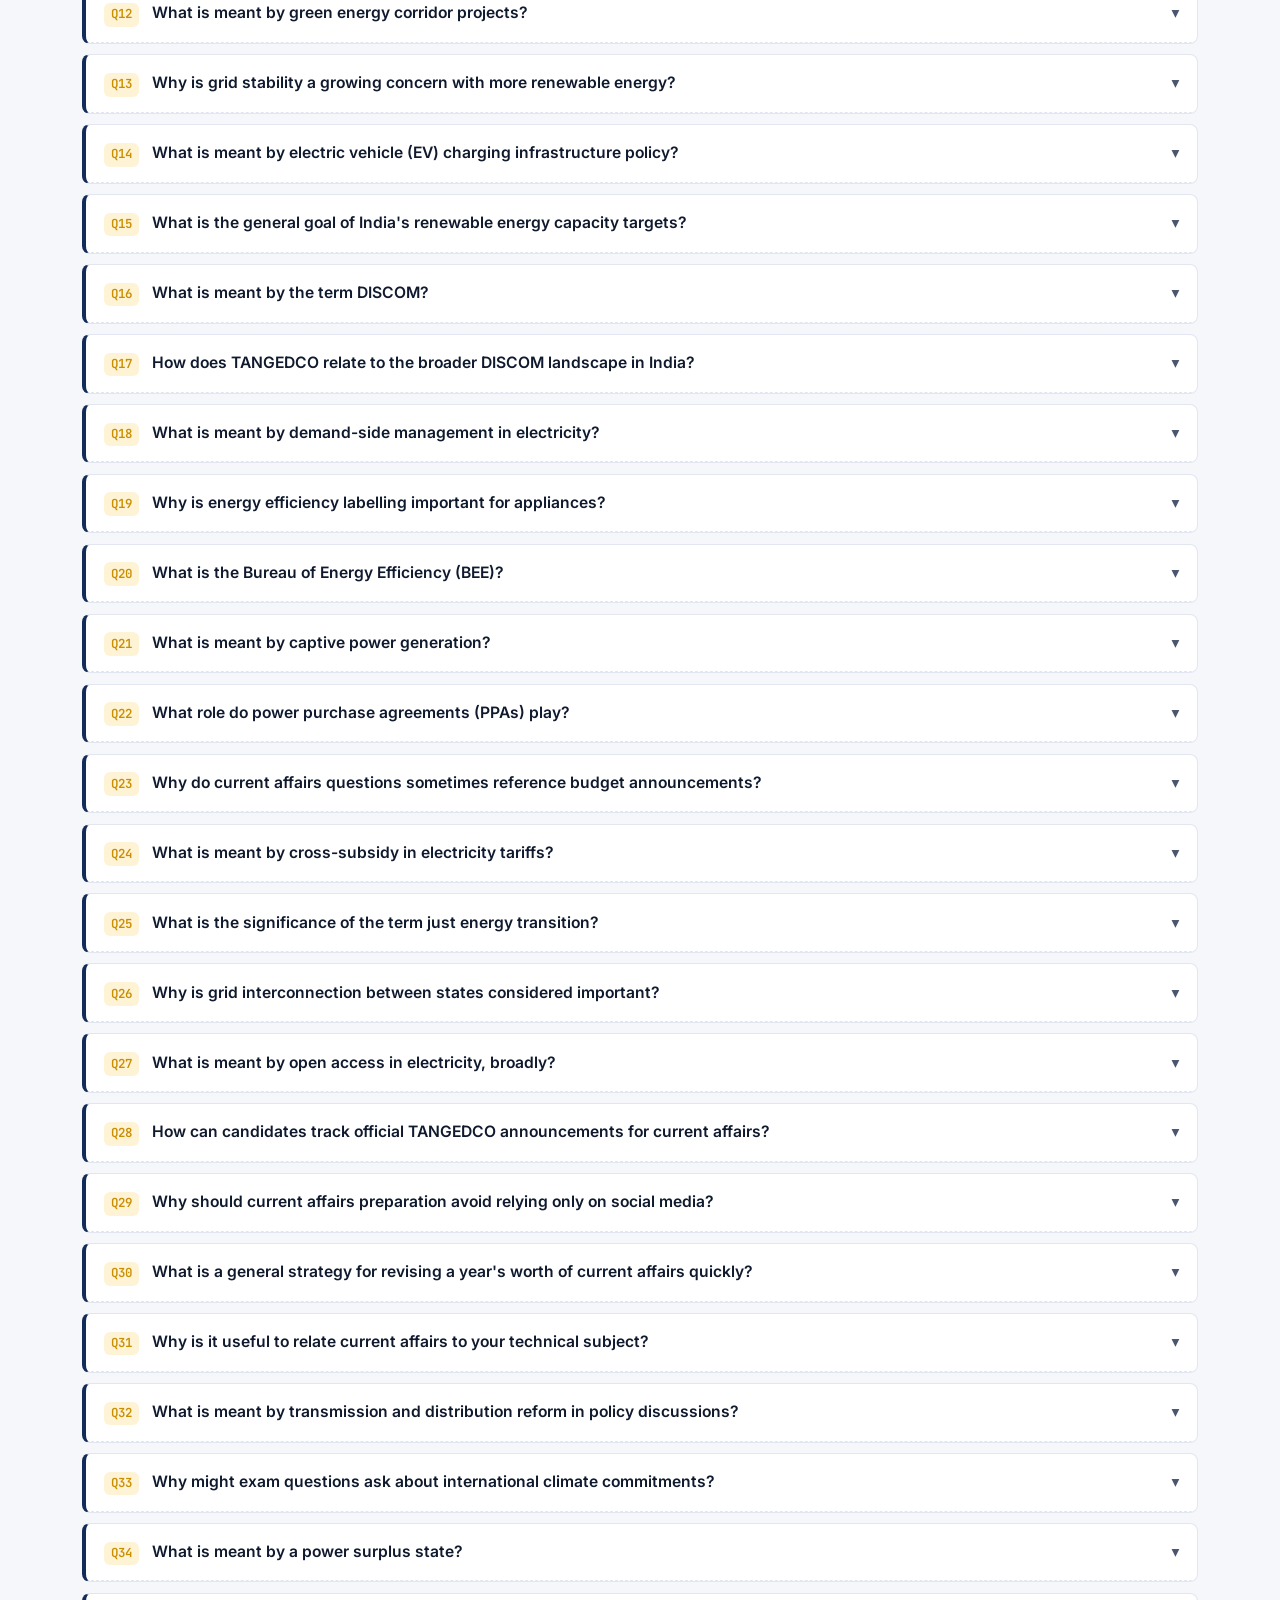
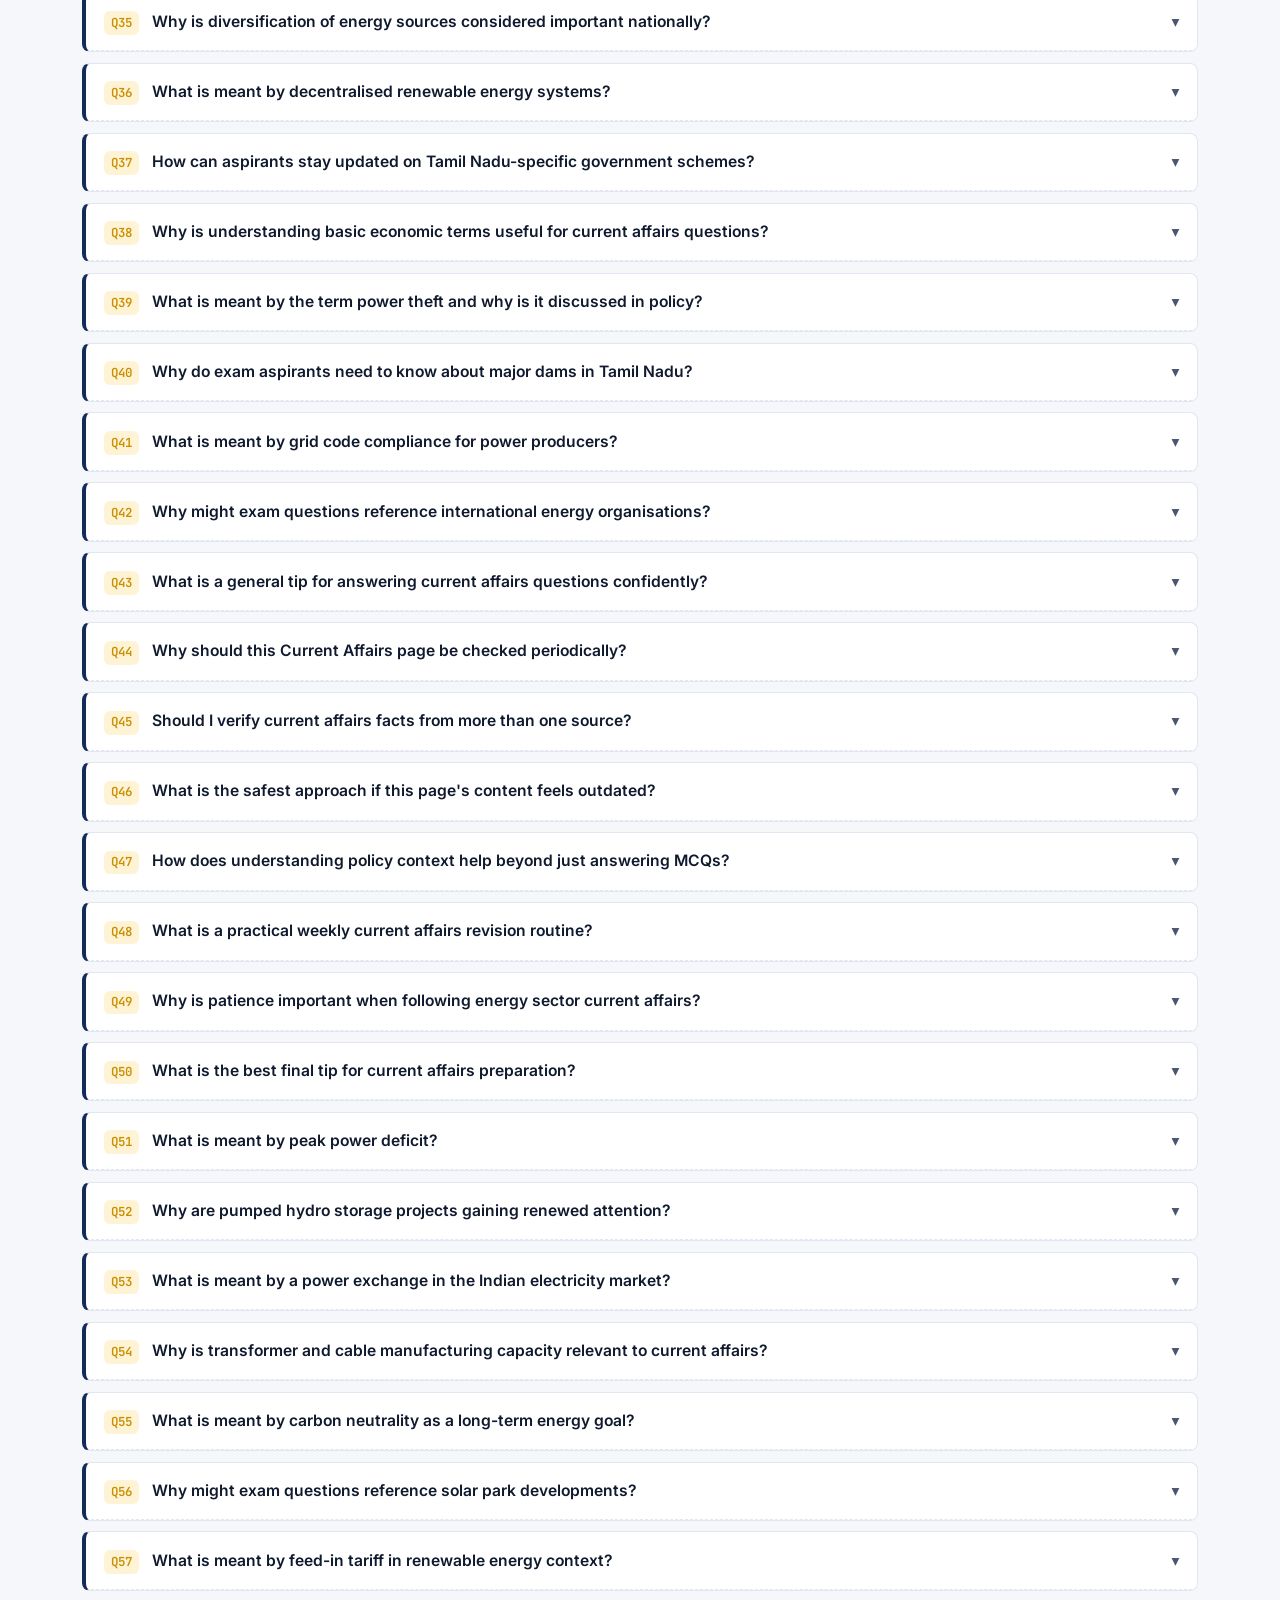
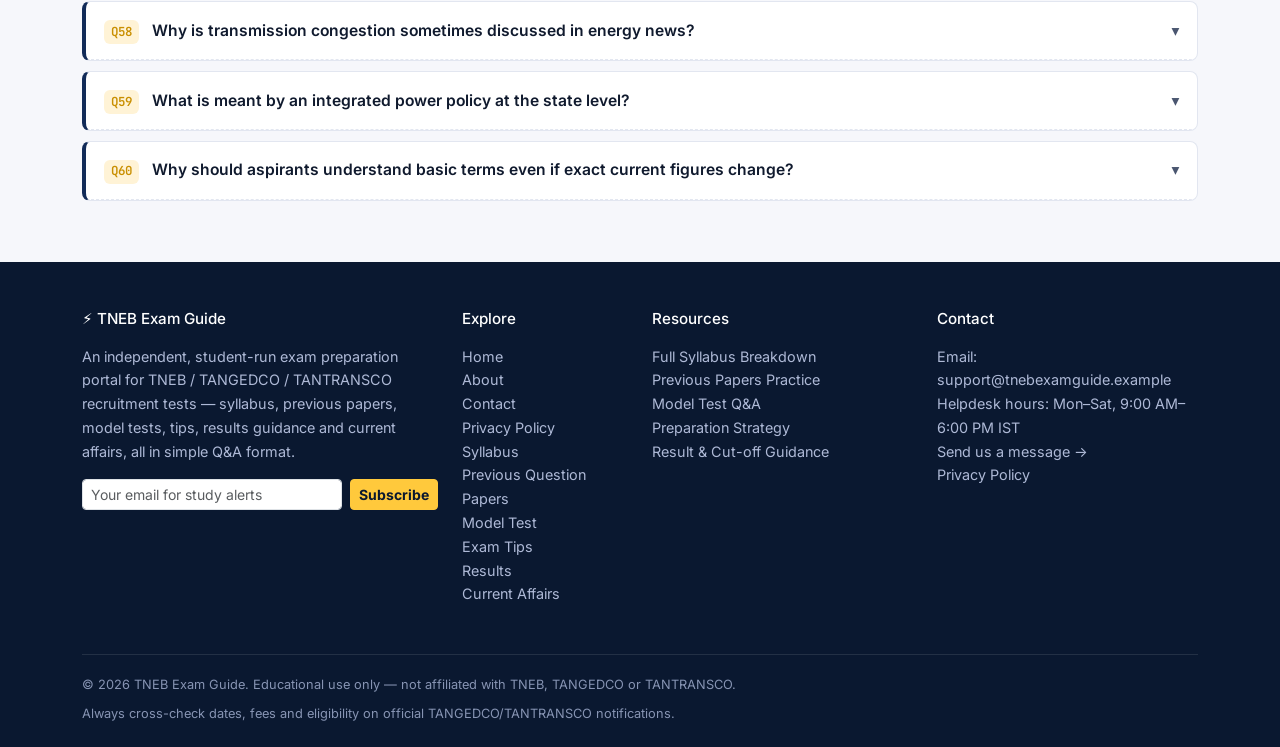
<file: current-affairs.html>
<!DOCTYPE html>
<html lang="en">
<head>
<meta charset="UTF-8">
<meta name="viewport" content="width=device-width, initial-scale=1.0">
<title>Current Affairs | TNEB Exam Guide</title>
<meta name="description" content="60+ Q&A on power-sector and general current affairs concepts relevant to TNEB exam aspirants.">
<meta name="keywords" content="TNEB exam, TANGEDCO, TANTRANSCO, TNEB syllabus, TNEB previous papers, TNEB model test, TNEB results, Tamil Nadu Electricity Board exam guide">
<meta name="author" content="TNEB Exam Guide">
<meta name="robots" content="index, follow">
<meta property="og:title" content="Current Affairs | TNEB Exam Guide">
<meta property="og:description" content="60+ Q&A on power-sector and general current affairs concepts relevant to TNEB exam aspirants.">
<meta property="og:type" content="website">
<link rel="icon" href="data:image/svg+xml,<svg xmlns=%22http://www.w3.org/2000/svg%22 viewBox=%220 0 100 100%22><rect width=%22100%22 height=%22100%22 rx=%2220%22 fill=%22%230d2145%22/><text x=%2250%22 y=%2266%22 font-size=%2255%22 text-anchor=%22middle%22 fill=%22%23ffc93c%22 font-family=%22monospace%22>T</text></svg>">
<link rel="preconnect" href="https://fonts.googleapis.com">
<link href="https://fonts.googleapis.com/css2?family=Poppins:wght@500;600;700;800&family=Inter:wght@400;500;600&family=JetBrains+Mono:wght@500;700&display=swap" rel="stylesheet">
<link href="https://cdn.jsdelivr.net/npm/bootstrap@5.3.3/dist/css/bootstrap.min.css" rel="stylesheet">
<link href="css/style.css" rel="stylesheet">
  <!-- Monetag Link -->
  <script src="https://quge5.com/88/tag.min.js" data-zone="255877" async data-cfasync="false"></script>
  
  <!-- Google Search Console -->
  <meta name="google-site-verification" content="H7gB5AGytu3hASQ3pwpH16zcMU7SUrdKjeU1gX_VIaM" />

  <!-- Google Ads Sense -->
  <script async src="https://pagead2.googlesyndication.com/pagead/js/adsbygoogle.js?client=ca-pub-1684242835147633"
     crossorigin="anonymous"></script>
  <meta name="google-adsense-account" content="ca-pub-1684242835147633">
</head>
<body>
<a class="skip-link" href="#main">Skip to main content</a>
<div class="top-strip">
  <div class="container d-flex justify-content-between flex-wrap gap-1">
    <span><span class="bolt">⚡</span> TNEB / TANGEDCO / TANTRANSCO Exam Preparation Portal — Guide, Practice &amp; Current Affairs</span>
    <span class="d-none d-md-inline">Unofficial student resource &middot; <a href="contact.html">Need help?</a></span>
  </div>
</div>
<nav class="navbar navbar-expand-lg navbar-tneb sticky-top" aria-label="Main navigation">
  <div class="container">
    <a class="navbar-brand" href="index.html">
      <span class="brand-mark">TN</span>
      <span>TNEB Exam Guide<small>Study &middot; Practice &middot; Succeed</small></span>
    </a>
    <button class="navbar-toggler" type="button" data-bs-toggle="collapse" data-bs-target="#mainNav" aria-controls="mainNav" aria-expanded="false" aria-label="Toggle navigation">
      <span class="navbar-toggler-icon"></span>
    </button>
    <div class="collapse navbar-collapse" id="mainNav">
      <ul class="navbar-nav ms-auto flex-wrap">
        <li class="nav-item"><a class="nav-link" href="index.html">Home</a></li>
<li class="nav-item"><a class="nav-link" href="about.html">About</a></li>
<li class="nav-item"><a class="nav-link" href="contact.html">Contact</a></li>
<li class="nav-item"><a class="nav-link" href="privacy-policy.html">Privacy Policy</a></li>
<li class="nav-item"><a class="nav-link" href="syllabus.html">Syllabus</a></li>
<li class="nav-item"><a class="nav-link" href="previous-papers.html">Previous Question Papers</a></li>
<li class="nav-item"><a class="nav-link" href="model-test.html">Model Test</a></li>
<li class="nav-item"><a class="nav-link" href="exam-tips.html">Exam Tips</a></li>
<li class="nav-item"><a class="nav-link" href="results.html">Results</a></li>
<li class="nav-item"><a class="nav-link active" href="current-affairs.html">Current Affairs</a></li>

      </ul>
    </div>
  </div>
</nav>
<header class="page-header">
  <div class="container">
    <div class="crumb mb-2"><a href="index.html">Home</a> / Current Affairs for TNEB Aspirants</div>
    <div class="eyebrow">STAY UPDATED</div>
    <h1>Current Affairs for TNEB Aspirants</h1>
    <p class="lead mt-2" style="color:#c9d4ec;max-width:700px;">Power-sector concepts, renewable energy policy and general current affairs themes relevant to your exam, explained in 60+ Q&A.</p>
  </div>
</header>
<svg class="circuit-divider" viewBox="0 0 1200 26" preserveAspectRatio="none" aria-hidden="true">
<path class="wire" d="M0 13 H480 L520 4 L560 22 L600 13 H1200"/>
<circle class="node" cx="480" cy="13" r="4"/>
<circle class="node" cx="600" cy="13" r="4"/>
<circle class="node" cx="140" cy="13" r="3"/>
<circle class="node" cx="1040" cy="13" r="3"/>
</svg>

<section class="section">
  <div class="container">
    <div class="info-box mb-4">
      <p class="mb-0" style="color:var(--ink-soft)"><strong>Note:</strong> Current affairs change constantly. The Q&amp;A below focuses on stable concepts and terminology so you can correctly interpret whatever the latest facts turn out to be. Always cross-check the most recent developments with a trusted news source or official government release closer to your exam date.</p>
    </div>
<div class="section-title">
  <span class="tag">60+ Q&A</span>
  <h2 class="m-0">Current Affairs Concepts — Q&A</h2>
</div>
<p class="section-sub">60+ questions and answers, written in simple language. Type below to filter instantly, or use expand/collapse.</p>
<div class="qa-toolbar">
  <input type="search" data-qa-search="currentQA" placeholder="Search within these 60 questions... e.g. eligibility, Ohm's law, cut-off">
  <span class="qa-count" data-qa-count="currentQA">60 / 60 questions</span>
  <button class="btn btn-sm btn-outline-navy" data-qa-expand="currentQA" type="button">Expand all</button>
  <button class="btn btn-sm btn-outline-navy" data-qa-collapse="currentQA" type="button">Collapse all</button>
</div>
<div class="qa-list" id="currentQA">
<div class="qa-item">
  <button class="qa-q" aria-expanded="false">
    <span class="qnum">Q01</span>
    <span>Why is current affairs important for TNEB exams?</span>
    <span class="chev">▾</span>
  </button>
  <div class="qa-a"><p><span class="a-tag">ANS</span>General Knowledge sections often include recent developments, especially those related to the power sector, government schemes and Tamil Nadu affairs.</p></div>
</div>
<div class="qa-item">
  <button class="qa-q" aria-expanded="false">
    <span class="qnum">Q02</span>
    <span>What kind of current affairs topics are most relevant?</span>
    <span class="chev">▾</span>
  </button>
  <div class="qa-a"><p><span class="a-tag">ANS</span>Power sector policy updates, renewable energy initiatives, Tamil Nadu government schemes, national schemes, and major appointments or events.</p></div>
</div>
<div class="qa-item">
  <button class="qa-q" aria-expanded="false">
    <span class="qnum">Q03</span>
    <span>How should I prepare current affairs for this exam?</span>
    <span class="chev">▾</span>
  </button>
  <div class="qa-a"><p><span class="a-tag">ANS</span>Read a reliable newspaper or trusted news app daily, and maintain concise monthly notes summarising important developments.</p></div>
</div>
<div class="qa-item">
  <button class="qa-q" aria-expanded="false">
    <span class="qnum">Q04</span>
    <span>What is the National Solar Mission, broadly speaking?</span>
    <span class="chev">▾</span>
  </button>
  <div class="qa-a"><p><span class="a-tag">ANS</span>It is a central government initiative promoting large-scale deployment of solar energy across India as part of the national climate and energy strategy.</p></div>
</div>
<div class="qa-item">
  <button class="qa-q" aria-expanded="false">
    <span class="qnum">Q05</span>
    <span>What is UDAY scheme related to power distribution companies?</span>
    <span class="chev">▾</span>
  </button>
  <div class="qa-a"><p><span class="a-tag">ANS</span>UDAY (Ujwal DISCOM Assurance Yojana) was a scheme aimed at improving the financial and operational health of power distribution companies in India.</p></div>
</div>
<div class="qa-item">
  <button class="qa-q" aria-expanded="false">
    <span class="qnum">Q06</span>
    <span>What is meant by renewable purchase obligation (RPO)?</span>
    <span class="chev">▾</span>
  </button>
  <div class="qa-a"><p><span class="a-tag">ANS</span>RPO mandates that a certain percentage of electricity procured by distribution companies must come from renewable energy sources.</p></div>
</div>
<div class="qa-item">
  <button class="qa-q" aria-expanded="false">
    <span class="qnum">Q07</span>
    <span>Why does Tamil Nadu feature prominently in renewable energy discussions?</span>
    <span class="chev">▾</span>
  </button>
  <div class="qa-a"><p><span class="a-tag">ANS</span>Tamil Nadu has substantial installed wind and solar capacity, making it a consistently significant contributor to India's renewable energy landscape.</p></div>
</div>
<div class="qa-item">
  <button class="qa-q" aria-expanded="false">
    <span class="qnum">Q08</span>
    <span>What is a hybrid power project?</span>
    <span class="chev">▾</span>
  </button>
  <div class="qa-a"><p><span class="a-tag">ANS</span>A hybrid power project combines two or more energy sources, such as wind and solar, often with storage, to improve overall generation reliability.</p></div>
</div>
<div class="qa-item">
  <button class="qa-q" aria-expanded="false">
    <span class="qnum">Q09</span>
    <span>What is battery energy storage system (BESS) used for in power grids?</span>
    <span class="chev">▾</span>
  </button>
  <div class="qa-a"><p><span class="a-tag">ANS</span>BESS stores surplus electricity, often from renewables, and releases it during peak demand or generation shortfalls, improving grid stability.</p></div>
</div>
<div class="qa-item">
  <button class="qa-q" aria-expanded="false">
    <span class="qnum">Q10</span>
    <span>What does the term smart grid refer to?</span>
    <span class="chev">▾</span>
  </button>
  <div class="qa-a"><p><span class="a-tag">ANS</span>A smart grid uses digital communication and automation technology to improve the efficiency, reliability and monitoring of electricity distribution.</p></div>
</div>
<div class="qa-item">
  <button class="qa-q" aria-expanded="false">
    <span class="qnum">Q11</span>
    <span>What is the significance of rooftop solar policies for consumers?</span>
    <span class="chev">▾</span>
  </button>
  <div class="qa-a"><p><span class="a-tag">ANS</span>They allow households and businesses to generate their own solar power and often benefit from net metering credit against grid consumption.</p></div>
</div>
<div class="qa-item">
  <button class="qa-q" aria-expanded="false">
    <span class="qnum">Q12</span>
    <span>What is meant by green energy corridor projects?</span>
    <span class="chev">▾</span>
  </button>
  <div class="qa-a"><p><span class="a-tag">ANS</span>These are transmission infrastructure projects designed to efficiently evacuate and integrate large volumes of renewable energy into the national grid.</p></div>
</div>
<div class="qa-item">
  <button class="qa-q" aria-expanded="false">
    <span class="qnum">Q13</span>
    <span>Why is grid stability a growing concern with more renewable energy?</span>
    <span class="chev">▾</span>
  </button>
  <div class="qa-a"><p><span class="a-tag">ANS</span>Renewable sources like solar and wind are variable, so maintaining consistent frequency and voltage requires better forecasting, storage and grid management.</p></div>
</div>
<div class="qa-item">
  <button class="qa-q" aria-expanded="false">
    <span class="qnum">Q14</span>
    <span>What is meant by electric vehicle (EV) charging infrastructure policy?</span>
    <span class="chev">▾</span>
  </button>
  <div class="qa-a"><p><span class="a-tag">ANS</span>It refers to government guidelines encouraging the establishment of public and private EV charging stations to support the shift toward electric mobility.</p></div>
</div>
<div class="qa-item">
  <button class="qa-q" aria-expanded="false">
    <span class="qnum">Q15</span>
    <span>What is the general goal of India's renewable energy capacity targets?</span>
    <span class="chev">▾</span>
  </button>
  <div class="qa-a"><p><span class="a-tag">ANS</span>India has set ambitious targets to significantly expand non-fossil fuel based power generation capacity over the coming years as part of its climate commitments.</p></div>
</div>
<div class="qa-item">
  <button class="qa-q" aria-expanded="false">
    <span class="qnum">Q16</span>
    <span>What is meant by the term DISCOM?</span>
    <span class="chev">▾</span>
  </button>
  <div class="qa-a"><p><span class="a-tag">ANS</span>DISCOM stands for Distribution Company, the entity responsible for distributing electricity to end consumers within a specific licensed area.</p></div>
</div>
<div class="qa-item">
  <button class="qa-q" aria-expanded="false">
    <span class="qnum">Q17</span>
    <span>How does TANGEDCO relate to the broader DISCOM landscape in India?</span>
    <span class="chev">▾</span>
  </button>
  <div class="qa-a"><p><span class="a-tag">ANS</span>TANGEDCO functions as Tamil Nadu's primary distribution company, similar in role to DISCOMs in other Indian states.</p></div>
</div>
<div class="qa-item">
  <button class="qa-q" aria-expanded="false">
    <span class="qnum">Q18</span>
    <span>What is meant by demand-side management in electricity?</span>
    <span class="chev">▾</span>
  </button>
  <div class="qa-a"><p><span class="a-tag">ANS</span>It refers to strategies encouraging consumers to shift or reduce electricity usage during peak hours to ease strain on the grid.</p></div>
</div>
<div class="qa-item">
  <button class="qa-q" aria-expanded="false">
    <span class="qnum">Q19</span>
    <span>Why is energy efficiency labelling important for appliances?</span>
    <span class="chev">▾</span>
  </button>
  <div class="qa-a"><p><span class="a-tag">ANS</span>Star ratings on appliances help consumers choose energy-efficient products, reducing overall electricity consumption and costs over time.</p></div>
</div>
<div class="qa-item">
  <button class="qa-q" aria-expanded="false">
    <span class="qnum">Q20</span>
    <span>What is the Bureau of Energy Efficiency (BEE)?</span>
    <span class="chev">▾</span>
  </button>
  <div class="qa-a"><p><span class="a-tag">ANS</span>BEE is a central government body that promotes energy efficiency standards, labelling and conservation programmes across India.</p></div>
</div>
<div class="qa-item">
  <button class="qa-q" aria-expanded="false">
    <span class="qnum">Q21</span>
    <span>What is meant by captive power generation?</span>
    <span class="chev">▾</span>
  </button>
  <div class="qa-a"><p><span class="a-tag">ANS</span>Captive power generation refers to industries producing electricity primarily for their own consumption, sometimes selling surplus power to the grid.</p></div>
</div>
<div class="qa-item">
  <button class="qa-q" aria-expanded="false">
    <span class="qnum">Q22</span>
    <span>What role do power purchase agreements (PPAs) play?</span>
    <span class="chev">▾</span>
  </button>
  <div class="qa-a"><p><span class="a-tag">ANS</span>PPAs are long-term contracts between power producers and buyers (like DISCOMs) that fix terms for electricity supply and pricing.</p></div>
</div>
<div class="qa-item">
  <button class="qa-q" aria-expanded="false">
    <span class="qnum">Q23</span>
    <span>Why do current affairs questions sometimes reference budget announcements?</span>
    <span class="chev">▾</span>
  </button>
  <div class="qa-a"><p><span class="a-tag">ANS</span>Union and state budgets often include allocations and policy direction for the power and energy sector, making them relevant for General Knowledge.</p></div>
</div>
<div class="qa-item">
  <button class="qa-q" aria-expanded="false">
    <span class="qnum">Q24</span>
    <span>What is meant by cross-subsidy in electricity tariffs?</span>
    <span class="chev">▾</span>
  </button>
  <div class="qa-a"><p><span class="a-tag">ANS</span>Cross-subsidy occurs when one consumer category, like industrial users, pays higher tariffs partly to offset lower rates for another category, like agriculture.</p></div>
</div>
<div class="qa-item">
  <button class="qa-q" aria-expanded="false">
    <span class="qnum">Q25</span>
    <span>What is the significance of the term just energy transition?</span>
    <span class="chev">▾</span>
  </button>
  <div class="qa-a"><p><span class="a-tag">ANS</span>It refers to shifting toward cleaner energy sources in a way that also protects workers and communities dependent on traditional energy sectors.</p></div>
</div>
<div class="qa-item">
  <button class="qa-q" aria-expanded="false">
    <span class="qnum">Q26</span>
    <span>Why is grid interconnection between states considered important?</span>
    <span class="chev">▾</span>
  </button>
  <div class="qa-a"><p><span class="a-tag">ANS</span>It allows surplus power in one region to support demand in another, improving overall national grid resilience and efficiency.</p></div>
</div>
<div class="qa-item">
  <button class="qa-q" aria-expanded="false">
    <span class="qnum">Q27</span>
    <span>What is meant by open access in electricity, broadly?</span>
    <span class="chev">▾</span>
  </button>
  <div class="qa-a"><p><span class="a-tag">ANS</span>Open access allows large consumers to purchase electricity directly from generators or the open market instead of solely through their local DISCOM.</p></div>
</div>
<div class="qa-item">
  <button class="qa-q" aria-expanded="false">
    <span class="qnum">Q28</span>
    <span>How can candidates track official TANGEDCO announcements for current affairs?</span>
    <span class="chev">▾</span>
  </button>
  <div class="qa-a"><p><span class="a-tag">ANS</span>By regularly visiting the official TANGEDCO/TANTRANSCO website and following verified government press releases for authentic updates.</p></div>
</div>
<div class="qa-item">
  <button class="qa-q" aria-expanded="false">
    <span class="qnum">Q29</span>
    <span>Why should current affairs preparation avoid relying only on social media?</span>
    <span class="chev">▾</span>
  </button>
  <div class="qa-a"><p><span class="a-tag">ANS</span>Social media can spread unverified or outdated information; trusted news sources and official government releases offer more reliable accuracy.</p></div>
</div>
<div class="qa-item">
  <button class="qa-q" aria-expanded="false">
    <span class="qnum">Q30</span>
    <span>What is a general strategy for revising a year's worth of current affairs quickly?</span>
    <span class="chev">▾</span>
  </button>
  <div class="qa-a"><p><span class="a-tag">ANS</span>Use monthly summary notes and focus revision on themes with repeated relevance, such as energy policy, government schemes, and major events.</p></div>
</div>
<div class="qa-item">
  <button class="qa-q" aria-expanded="false">
    <span class="qnum">Q31</span>
    <span>Why is it useful to relate current affairs to your technical subject?</span>
    <span class="chev">▾</span>
  </button>
  <div class="qa-a"><p><span class="a-tag">ANS</span>Understanding sector-specific current affairs, like renewable energy trends, strengthens both General Knowledge and technical interview readiness simultaneously.</p></div>
</div>
<div class="qa-item">
  <button class="qa-q" aria-expanded="false">
    <span class="qnum">Q32</span>
    <span>What is meant by transmission and distribution reform in policy discussions?</span>
    <span class="chev">▾</span>
  </button>
  <div class="qa-a"><p><span class="a-tag">ANS</span>It refers to ongoing government efforts to modernise infrastructure, reduce losses, and improve financial sustainability of power utilities.</p></div>
</div>
<div class="qa-item">
  <button class="qa-q" aria-expanded="false">
    <span class="qnum">Q33</span>
    <span>Why might exam questions ask about international climate commitments?</span>
    <span class="chev">▾</span>
  </button>
  <div class="qa-a"><p><span class="a-tag">ANS</span>International commitments, such as those related to reducing carbon emissions, often shape domestic energy policy directions relevant to General Knowledge.</p></div>
</div>
<div class="qa-item">
  <button class="qa-q" aria-expanded="false">
    <span class="qnum">Q34</span>
    <span>What is meant by a power surplus state?</span>
    <span class="chev">▾</span>
  </button>
  <div class="qa-a"><p><span class="a-tag">ANS</span>A power surplus state generates more electricity than its own demand requires, allowing it to supply surplus power to other states or the national grid.</p></div>
</div>
<div class="qa-item">
  <button class="qa-q" aria-expanded="false">
    <span class="qnum">Q35</span>
    <span>Why is diversification of energy sources considered important nationally?</span>
    <span class="chev">▾</span>
  </button>
  <div class="qa-a"><p><span class="a-tag">ANS</span>Diversification improves energy security, reduces dependency on any single fuel type, and supports more stable long-term electricity supply.</p></div>
</div>
<div class="qa-item">
  <button class="qa-q" aria-expanded="false">
    <span class="qnum">Q36</span>
    <span>What is meant by decentralised renewable energy systems?</span>
    <span class="chev">▾</span>
  </button>
  <div class="qa-a"><p><span class="a-tag">ANS</span>These are smaller-scale renewable installations, like rooftop solar or micro-grids, that generate power closer to the point of consumption.</p></div>
</div>
<div class="qa-item">
  <button class="qa-q" aria-expanded="false">
    <span class="qnum">Q37</span>
    <span>How can aspirants stay updated on Tamil Nadu-specific government schemes?</span>
    <span class="chev">▾</span>
  </button>
  <div class="qa-a"><p><span class="a-tag">ANS</span>Regularly check Tamil Nadu government official portals and reputable regional news sources for scheme announcements and updates.</p></div>
</div>
<div class="qa-item">
  <button class="qa-q" aria-expanded="false">
    <span class="qnum">Q38</span>
    <span>Why is understanding basic economic terms useful for current affairs questions?</span>
    <span class="chev">▾</span>
  </button>
  <div class="qa-a"><p><span class="a-tag">ANS</span>Many current affairs questions blend general economic concepts, like subsidies or budgets, with sector-specific developments in the power industry.</p></div>
</div>
<div class="qa-item">
  <button class="qa-q" aria-expanded="false">
    <span class="qnum">Q39</span>
    <span>What is meant by the term power theft and why is it discussed in policy?</span>
    <span class="chev">▾</span>
  </button>
  <div class="qa-a"><p><span class="a-tag">ANS</span>Power theft refers to unauthorised use of electricity without proper billing, and policy discussions often focus on reducing it to improve utility finances.</p></div>
</div>
<div class="qa-item">
  <button class="qa-q" aria-expanded="false">
    <span class="qnum">Q40</span>
    <span>Why do exam aspirants need to know about major dams in Tamil Nadu?</span>
    <span class="chev">▾</span>
  </button>
  <div class="qa-a"><p><span class="a-tag">ANS</span>Dams often relate to both hydroelectric power generation and irrigation, making them relevant to both technical and General Knowledge sections.</p></div>
</div>
<div class="qa-item">
  <button class="qa-q" aria-expanded="false">
    <span class="qnum">Q41</span>
    <span>What is meant by grid code compliance for power producers?</span>
    <span class="chev">▾</span>
  </button>
  <div class="qa-a"><p><span class="a-tag">ANS</span>It refers to technical and operational standards that generators must follow to safely and reliably connect to the shared electricity grid.</p></div>
</div>
<div class="qa-item">
  <button class="qa-q" aria-expanded="false">
    <span class="qnum">Q42</span>
    <span>Why might exam questions reference international energy organisations?</span>
    <span class="chev">▾</span>
  </button>
  <div class="qa-a"><p><span class="a-tag">ANS</span>Organisations like the International Energy Agency shape global energy trends and reports that occasionally influence domestic policy discussions.</p></div>
</div>
<div class="qa-item">
  <button class="qa-q" aria-expanded="false">
    <span class="qnum">Q43</span>
    <span>What is a general tip for answering current affairs questions confidently?</span>
    <span class="chev">▾</span>
  </button>
  <div class="qa-a"><p><span class="a-tag">ANS</span>Focus on understanding the broader context and significance of an event rather than memorising isolated facts without connection.</p></div>
</div>
<div class="qa-item">
  <button class="qa-q" aria-expanded="false">
    <span class="qnum">Q44</span>
    <span>Why should this Current Affairs page be checked periodically?</span>
    <span class="chev">▾</span>
  </button>
  <div class="qa-a"><p><span class="a-tag">ANS</span>Current affairs content changes frequently, so periodic review ensures your understanding stays aligned with the latest relevant developments.</p></div>
</div>
<div class="qa-item">
  <button class="qa-q" aria-expanded="false">
    <span class="qnum">Q45</span>
    <span>Should I verify current affairs facts from more than one source?</span>
    <span class="chev">▾</span>
  </button>
  <div class="qa-a"><p><span class="a-tag">ANS</span>Yes, cross-verifying facts from multiple reliable sources helps avoid relying on outdated or inaccurate information in your preparation.</p></div>
</div>
<div class="qa-item">
  <button class="qa-q" aria-expanded="false">
    <span class="qnum">Q46</span>
    <span>What is the safest approach if this page's content feels outdated?</span>
    <span class="chev">▾</span>
  </button>
  <div class="qa-a"><p><span class="a-tag">ANS</span>Always supplement this page with the latest official notifications and reputable current news sources closer to your exam date.</p></div>
</div>
<div class="qa-item">
  <button class="qa-q" aria-expanded="false">
    <span class="qnum">Q47</span>
    <span>How does understanding policy context help beyond just answering MCQs?</span>
    <span class="chev">▾</span>
  </button>
  <div class="qa-a"><p><span class="a-tag">ANS</span>It builds a deeper understanding useful for interviews, where candidates are often asked to discuss sector trends and their broader significance.</p></div>
</div>
<div class="qa-item">
  <button class="qa-q" aria-expanded="false">
    <span class="qnum">Q48</span>
    <span>What is a practical weekly current affairs revision routine?</span>
    <span class="chev">▾</span>
  </button>
  <div class="qa-a"><p><span class="a-tag">ANS</span>Spend 15 to 20 minutes daily reading updates, then use one weekend session to consolidate the week's key points into short notes.</p></div>
</div>
<div class="qa-item">
  <button class="qa-q" aria-expanded="false">
    <span class="qnum">Q49</span>
    <span>Why is patience important when following energy sector current affairs?</span>
    <span class="chev">▾</span>
  </button>
  <div class="qa-a"><p><span class="a-tag">ANS</span>Policies and projects evolve gradually, so understanding long-term trends is often more exam-relevant than chasing every daily headline.</p></div>
</div>
<div class="qa-item">
  <button class="qa-q" aria-expanded="false">
    <span class="qnum">Q50</span>
    <span>What is the best final tip for current affairs preparation?</span>
    <span class="chev">▾</span>
  </button>
  <div class="qa-a"><p><span class="a-tag">ANS</span>Stay consistent, prioritise power-sector and Tamil Nadu-specific developments, and always verify facts through credible, official sources before exam day.</p></div>
</div>
<div class="qa-item">
  <button class="qa-q" aria-expanded="false">
    <span class="qnum">Q51</span>
    <span>What is meant by peak power deficit?</span>
    <span class="chev">▾</span>
  </button>
  <div class="qa-a"><p><span class="a-tag">ANS</span>It refers to the shortfall between electricity demand and available supply during the highest-demand hours of the day, a metric often discussed in energy reports.</p></div>
</div>
<div class="qa-item">
  <button class="qa-q" aria-expanded="false">
    <span class="qnum">Q52</span>
    <span>Why are pumped hydro storage projects gaining renewed attention?</span>
    <span class="chev">▾</span>
  </button>
  <div class="qa-a"><p><span class="a-tag">ANS</span>They offer large-scale, long-duration energy storage that helps balance the variability of growing solar and wind capacity on the grid.</p></div>
</div>
<div class="qa-item">
  <button class="qa-q" aria-expanded="false">
    <span class="qnum">Q53</span>
    <span>What is meant by a power exchange in the Indian electricity market?</span>
    <span class="chev">▾</span>
  </button>
  <div class="qa-a"><p><span class="a-tag">ANS</span>A power exchange is a platform where electricity can be traded between generators and buyers based on short-term market prices, alongside long-term PPAs.</p></div>
</div>
<div class="qa-item">
  <button class="qa-q" aria-expanded="false">
    <span class="qnum">Q54</span>
    <span>Why is transformer and cable manufacturing capacity relevant to current affairs?</span>
    <span class="chev">▾</span>
  </button>
  <div class="qa-a"><p><span class="a-tag">ANS</span>Domestic manufacturing capacity for grid equipment affects how quickly infrastructure expansion and renewable integration projects can be executed.</p></div>
</div>
<div class="qa-item">
  <button class="qa-q" aria-expanded="false">
    <span class="qnum">Q55</span>
    <span>What is meant by carbon neutrality as a long-term energy goal?</span>
    <span class="chev">▾</span>
  </button>
  <div class="qa-a"><p><span class="a-tag">ANS</span>It refers to balancing carbon emissions produced with an equivalent amount removed or avoided, a long-term goal shaping energy sector policy globally.</p></div>
</div>
<div class="qa-item">
  <button class="qa-q" aria-expanded="false">
    <span class="qnum">Q56</span>
    <span>Why might exam questions reference solar park developments?</span>
    <span class="chev">▾</span>
  </button>
  <div class="qa-a"><p><span class="a-tag">ANS</span>Large solar parks represent major infrastructure milestones often highlighted in state and national energy policy current affairs.</p></div>
</div>
<div class="qa-item">
  <button class="qa-q" aria-expanded="false">
    <span class="qnum">Q57</span>
    <span>What is meant by feed-in tariff in renewable energy context?</span>
    <span class="chev">▾</span>
  </button>
  <div class="qa-a"><p><span class="a-tag">ANS</span>A feed-in tariff is a fixed price paid to renewable energy producers for electricity supplied to the grid, historically used to encourage renewable investment.</p></div>
</div>
<div class="qa-item">
  <button class="qa-q" aria-expanded="false">
    <span class="qnum">Q58</span>
    <span>Why is transmission congestion sometimes discussed in energy news?</span>
    <span class="chev">▾</span>
  </button>
  <div class="qa-a"><p><span class="a-tag">ANS</span>Congestion occurs when transmission lines cannot carry all the power generated in a region, limiting how much renewable energy can be evacuated efficiently.</p></div>
</div>
<div class="qa-item">
  <button class="qa-q" aria-expanded="false">
    <span class="qnum">Q59</span>
    <span>What is meant by an integrated power policy at the state level?</span>
    <span class="chev">▾</span>
  </button>
  <div class="qa-a"><p><span class="a-tag">ANS</span>It refers to a coordinated approach covering generation, transmission, distribution and consumer welfare, aligning state energy strategy with national goals.</p></div>
</div>
<div class="qa-item">
  <button class="qa-q" aria-expanded="false">
    <span class="qnum">Q60</span>
    <span>Why should aspirants understand basic terms even if exact current figures change?</span>
    <span class="chev">▾</span>
  </button>
  <div class="qa-a"><p><span class="a-tag">ANS</span>Understanding core concepts allows you to correctly interpret any updated figures or developments presented in exam questions, regardless of when they occur.</p></div>
</div>
</div>
  </div>
</section>
<footer class="footer">
  <div class="container">
    <div class="row g-4">
      <div class="col-lg-4">
        <h5><span class="bolt">⚡</span> TNEB Exam Guide</h5>
        <p>An independent, student-run exam preparation portal for TNEB / TANGEDCO / TANTRANSCO recruitment tests — syllabus, previous papers, model tests, tips, results guidance and current affairs, all in simple Q&amp;A format.</p>
        <form class="newsletter-form d-flex gap-2 mt-3" novalidate>
          <label for="newsEmail" class="visually-hidden">Email address</label>
          <input type="email" id="newsEmail" class="form-control form-control-sm" placeholder="Your email for study alerts" required>
          <button class="btn btn-sm btn-amber" type="submit">Subscribe</button>
        </form>
        <small class="newsletter-msg d-block mt-2 d-none text-warning"></small>
      </div>
      <div class="col-lg-2 col-6">
        <h5>Explore</h5>
        <ul class="list-unstyled"><li><a href="index.html">Home</a></li>
<li><a href="about.html">About</a></li>
<li><a href="contact.html">Contact</a></li>
<li><a href="privacy-policy.html">Privacy Policy</a></li>
<li><a href="syllabus.html">Syllabus</a></li>
<li><a href="previous-papers.html">Previous Question Papers</a></li>
<li><a href="model-test.html">Model Test</a></li>
<li><a href="exam-tips.html">Exam Tips</a></li>
<li><a href="results.html">Results</a></li>
<li><a href="current-affairs.html">Current Affairs</a></li></ul>
      </div>
      <div class="col-lg-3 col-6">
        <h5>Resources</h5>
        <ul class="list-unstyled">
          <li><a href="syllabus.html">Full Syllabus Breakdown</a></li>
          <li><a href="previous-papers.html">Previous Papers Practice</a></li>
          <li><a href="model-test.html">Model Test Q&amp;A</a></li>
          <li><a href="exam-tips.html">Preparation Strategy</a></li>
          <li><a href="results.html">Result &amp; Cut-off Guidance</a></li>
        </ul>
      </div>
      <div class="col-lg-3">
        <h5>Contact</h5>
        <ul class="list-unstyled">
          <li>Email: support@tnebexamguide.example</li>
          <li>Helpdesk hours: Mon&ndash;Sat, 9:00 AM&ndash;6:00 PM IST</li>
          <li><a href="contact.html">Send us a message →</a></li>
          <li><a href="privacy-policy.html">Privacy Policy</a></li>
        </ul>
      </div>
    </div>
    <div class="bottom-bar d-flex flex-wrap justify-content-between gap-2">
      <span>&copy; 2026 TNEB Exam Guide. Educational use only &mdash; not affiliated with TNEB, TANGEDCO or TANTRANSCO.</span>
      <span>Always cross-check dates, fees and eligibility on official TANGEDCO/TANTRANSCO notifications.</span>
    </div>
  </div>
</footer>
<button class="back-to-top" aria-label="Back to top">↑</button>
<script src="https://cdn.jsdelivr.net/npm/bootstrap@5.3.3/dist/js/bootstrap.bundle.min.js"></script>
<script src="js/script.js"></script>
</body>
</html>
</file>
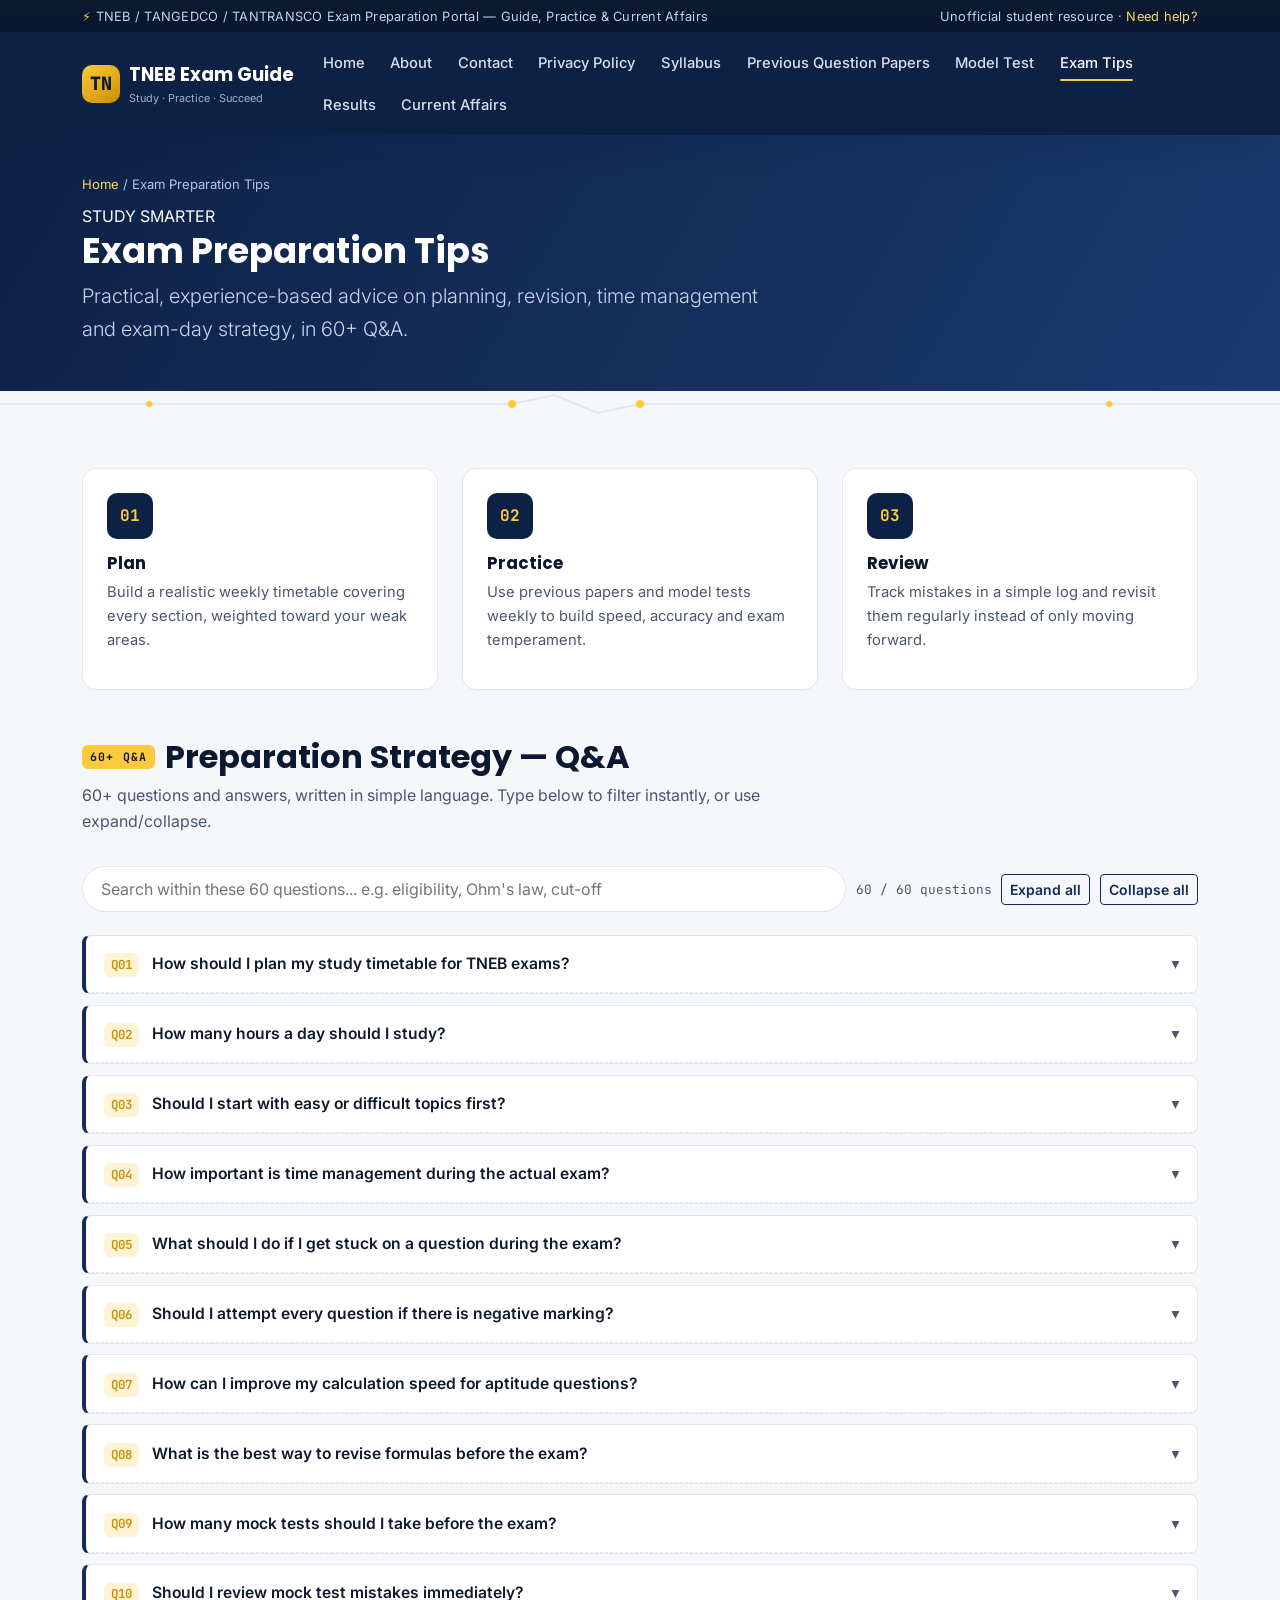
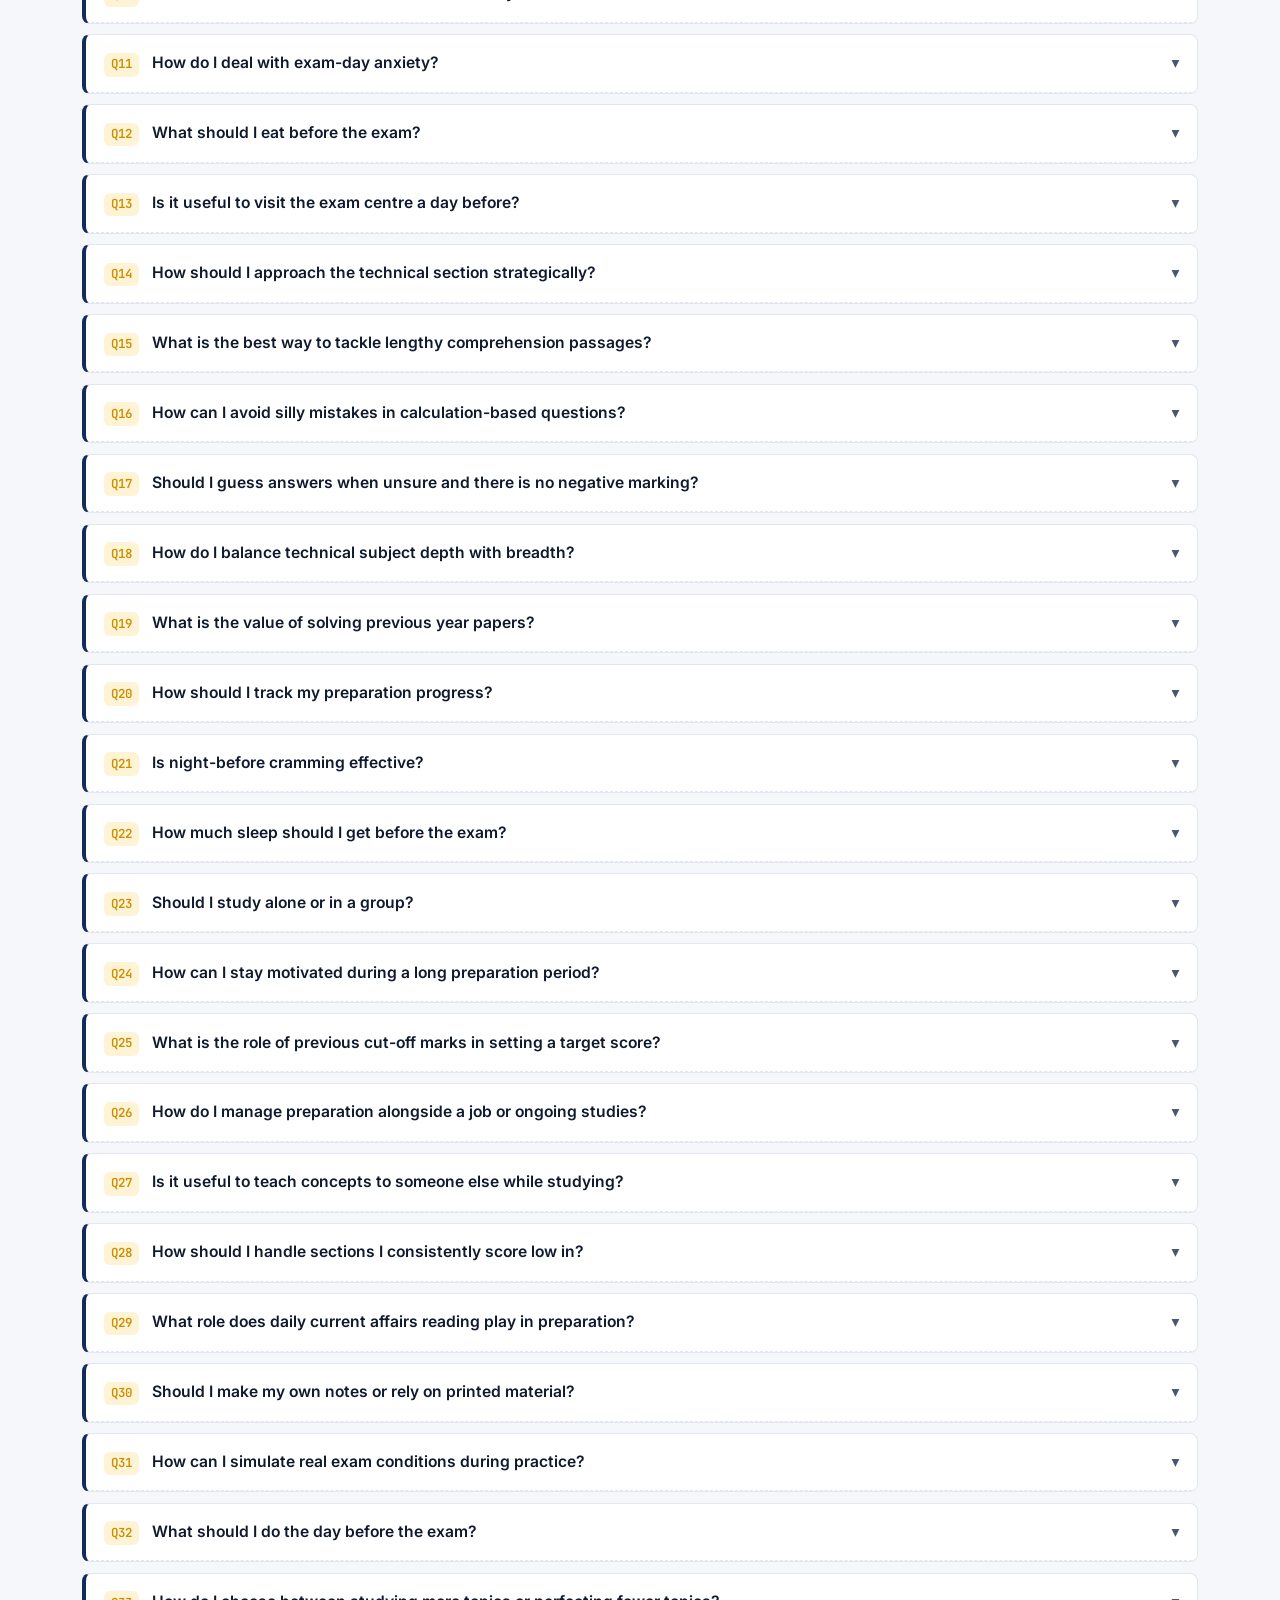
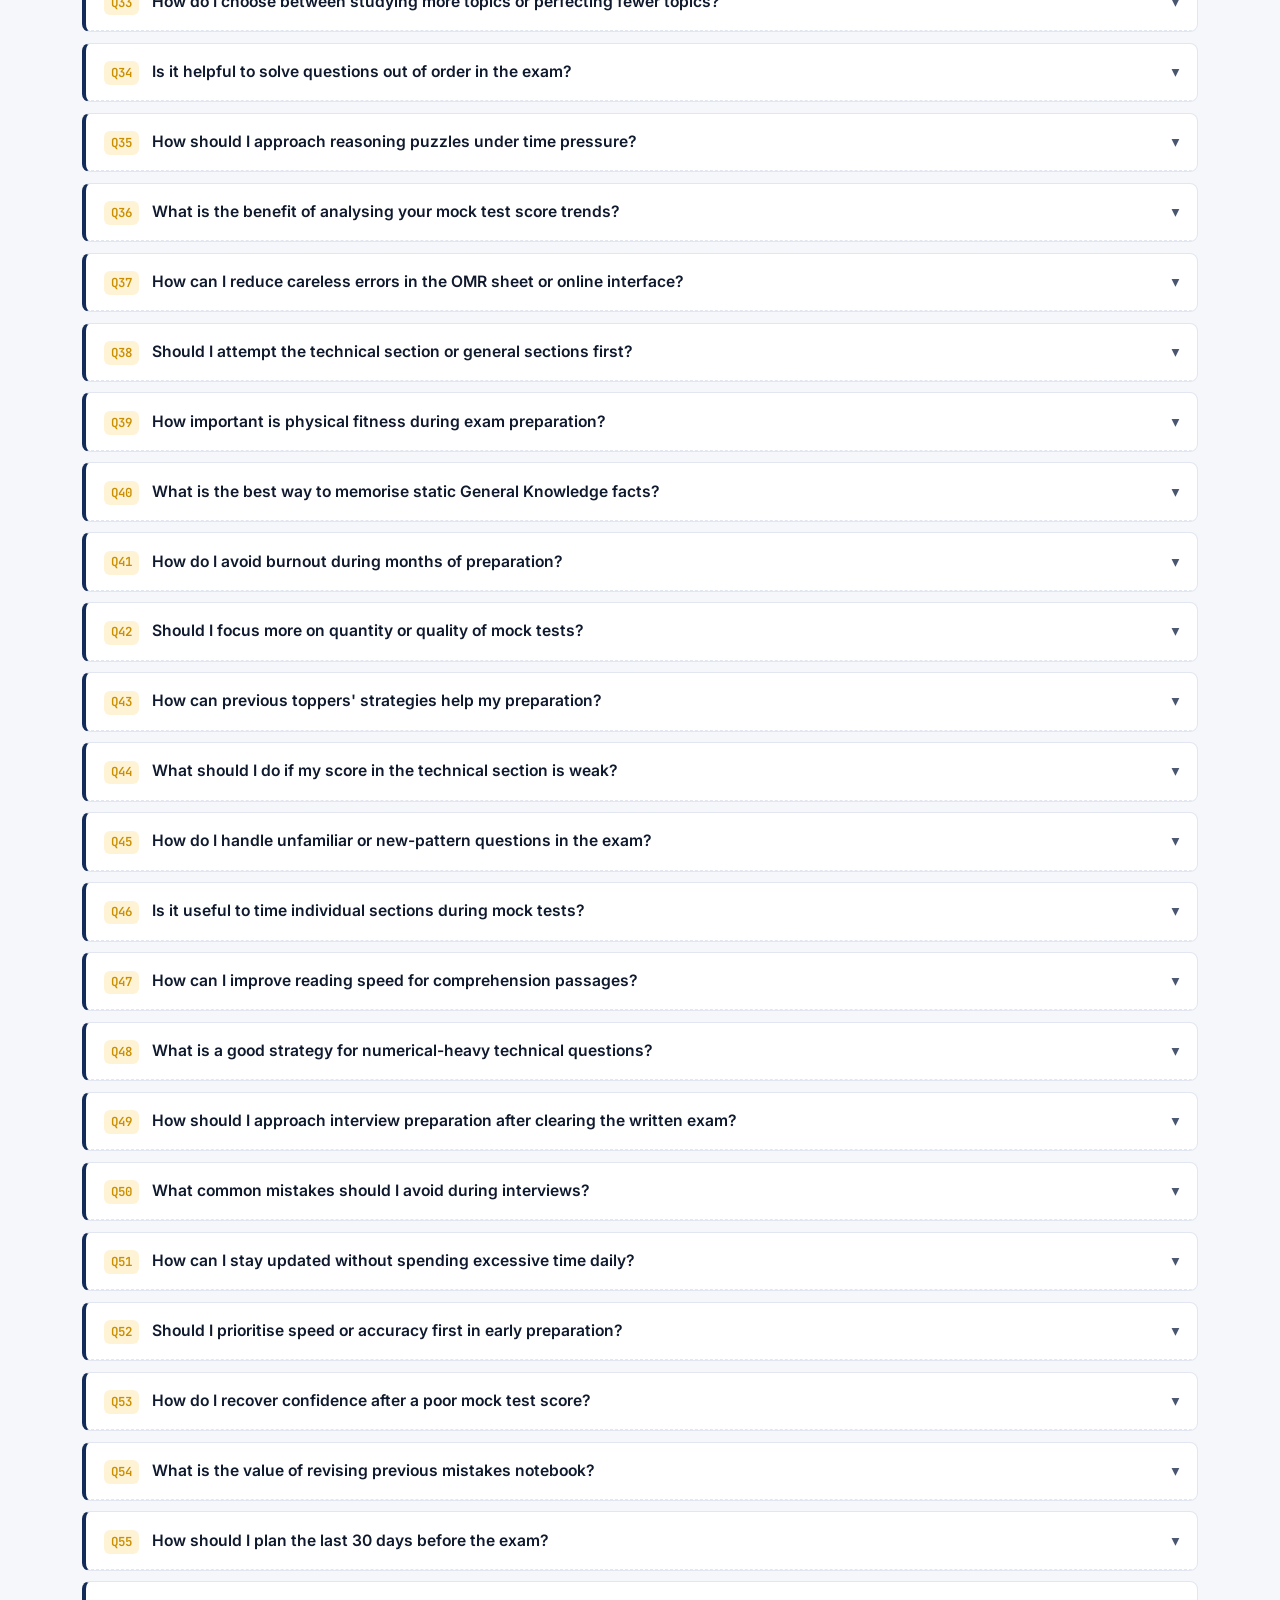
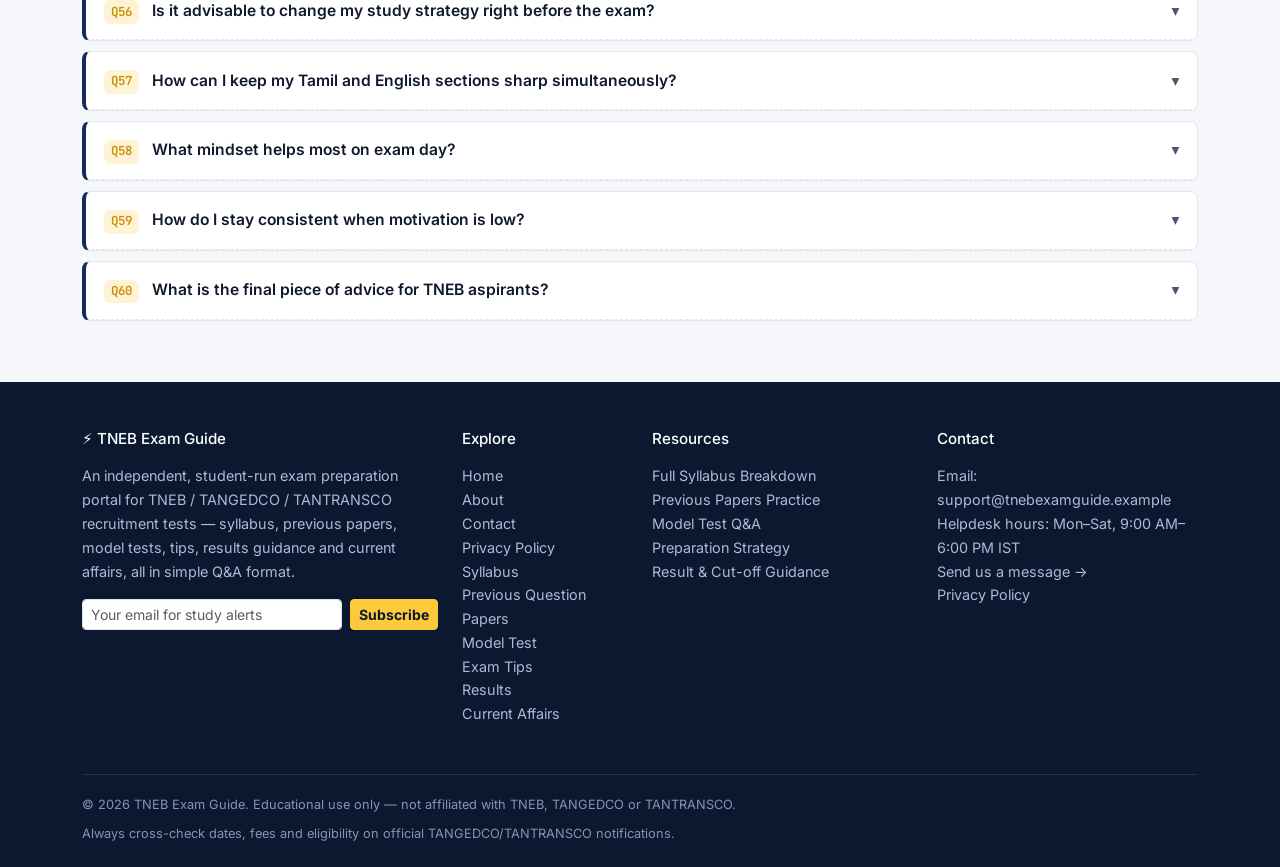
<file: exam-tips.html>
<!DOCTYPE html>
<html lang="en">
<head>
<meta charset="UTF-8">
<meta name="viewport" content="width=device-width, initial-scale=1.0">
<title>Exam Tips | TNEB Exam Guide</title>
<meta name="description" content="60+ practical exam preparation tips for TNEB aspirants covering study planning, time management and exam-day strategy.">
<meta name="keywords" content="TNEB exam, TANGEDCO, TANTRANSCO, TNEB syllabus, TNEB previous papers, TNEB model test, TNEB results, Tamil Nadu Electricity Board exam guide">
<meta name="author" content="TNEB Exam Guide">
<meta name="robots" content="index, follow">
<meta property="og:title" content="Exam Tips | TNEB Exam Guide">
<meta property="og:description" content="60+ practical exam preparation tips for TNEB aspirants covering study planning, time management and exam-day strategy.">
<meta property="og:type" content="website">
<link rel="icon" href="data:image/svg+xml,<svg xmlns=%22http://www.w3.org/2000/svg%22 viewBox=%220 0 100 100%22><rect width=%22100%22 height=%22100%22 rx=%2220%22 fill=%22%230d2145%22/><text x=%2250%22 y=%2266%22 font-size=%2255%22 text-anchor=%22middle%22 fill=%22%23ffc93c%22 font-family=%22monospace%22>T</text></svg>">
<link rel="preconnect" href="https://fonts.googleapis.com">
<link href="https://fonts.googleapis.com/css2?family=Poppins:wght@500;600;700;800&family=Inter:wght@400;500;600&family=JetBrains+Mono:wght@500;700&display=swap" rel="stylesheet">
<link href="https://cdn.jsdelivr.net/npm/bootstrap@5.3.3/dist/css/bootstrap.min.css" rel="stylesheet">
<link href="css/style.css" rel="stylesheet">
  <!-- Monetag Link -->
  <script src="https://quge5.com/88/tag.min.js" data-zone="255877" async data-cfasync="false"></script>
  
  <!-- Google Search Console -->
  <meta name="google-site-verification" content="H7gB5AGytu3hASQ3pwpH16zcMU7SUrdKjeU1gX_VIaM" />

  <!-- Google Ads Sense -->
  <script async src="https://pagead2.googlesyndication.com/pagead/js/adsbygoogle.js?client=ca-pub-1684242835147633"
     crossorigin="anonymous"></script>
  <meta name="google-adsense-account" content="ca-pub-1684242835147633">
</head>
<body>
<a class="skip-link" href="#main">Skip to main content</a>
<div class="top-strip">
  <div class="container d-flex justify-content-between flex-wrap gap-1">
    <span><span class="bolt">⚡</span> TNEB / TANGEDCO / TANTRANSCO Exam Preparation Portal — Guide, Practice &amp; Current Affairs</span>
    <span class="d-none d-md-inline">Unofficial student resource &middot; <a href="contact.html">Need help?</a></span>
  </div>
</div>
<nav class="navbar navbar-expand-lg navbar-tneb sticky-top" aria-label="Main navigation">
  <div class="container">
    <a class="navbar-brand" href="index.html">
      <span class="brand-mark">TN</span>
      <span>TNEB Exam Guide<small>Study &middot; Practice &middot; Succeed</small></span>
    </a>
    <button class="navbar-toggler" type="button" data-bs-toggle="collapse" data-bs-target="#mainNav" aria-controls="mainNav" aria-expanded="false" aria-label="Toggle navigation">
      <span class="navbar-toggler-icon"></span>
    </button>
    <div class="collapse navbar-collapse" id="mainNav">
      <ul class="navbar-nav ms-auto flex-wrap">
        <li class="nav-item"><a class="nav-link" href="index.html">Home</a></li>
<li class="nav-item"><a class="nav-link" href="about.html">About</a></li>
<li class="nav-item"><a class="nav-link" href="contact.html">Contact</a></li>
<li class="nav-item"><a class="nav-link" href="privacy-policy.html">Privacy Policy</a></li>
<li class="nav-item"><a class="nav-link" href="syllabus.html">Syllabus</a></li>
<li class="nav-item"><a class="nav-link" href="previous-papers.html">Previous Question Papers</a></li>
<li class="nav-item"><a class="nav-link" href="model-test.html">Model Test</a></li>
<li class="nav-item"><a class="nav-link active" href="exam-tips.html">Exam Tips</a></li>
<li class="nav-item"><a class="nav-link" href="results.html">Results</a></li>
<li class="nav-item"><a class="nav-link" href="current-affairs.html">Current Affairs</a></li>

      </ul>
    </div>
  </div>
</nav>
<header class="page-header">
  <div class="container">
    <div class="crumb mb-2"><a href="index.html">Home</a> / Exam Preparation Tips</div>
    <div class="eyebrow">STUDY SMARTER</div>
    <h1>Exam Preparation Tips</h1>
    <p class="lead mt-2" style="color:#c9d4ec;max-width:700px;">Practical, experience-based advice on planning, revision, time management and exam-day strategy, in 60+ Q&A.</p>
  </div>
</header>
<svg class="circuit-divider" viewBox="0 0 1200 26" preserveAspectRatio="none" aria-hidden="true">
<path class="wire" d="M0 13 H480 L520 4 L560 22 L600 13 H1200"/>
<circle class="node" cx="480" cy="13" r="4"/>
<circle class="node" cx="600" cy="13" r="4"/>
<circle class="node" cx="140" cy="13" r="3"/>
<circle class="node" cx="1040" cy="13" r="3"/>
</svg>

<section class="section">
  <div class="container">
    <div class="row g-4 mb-5">
      <div class="col-md-4"><div class="nav-card h-100"><div class="icon-box">01</div><h3>Plan</h3><p>Build a realistic weekly timetable covering every section, weighted toward your weak areas.</p></div></div>
      <div class="col-md-4"><div class="nav-card h-100"><div class="icon-box">02</div><h3>Practice</h3><p>Use previous papers and model tests weekly to build speed, accuracy and exam temperament.</p></div></div>
      <div class="col-md-4"><div class="nav-card h-100"><div class="icon-box">03</div><h3>Review</h3><p>Track mistakes in a simple log and revisit them regularly instead of only moving forward.</p></div></div>
    </div>
<div class="section-title">
  <span class="tag">60+ Q&A</span>
  <h2 class="m-0">Preparation Strategy — Q&A</h2>
</div>
<p class="section-sub">60+ questions and answers, written in simple language. Type below to filter instantly, or use expand/collapse.</p>
<div class="qa-toolbar">
  <input type="search" data-qa-search="tipsQA" placeholder="Search within these 60 questions... e.g. eligibility, Ohm's law, cut-off">
  <span class="qa-count" data-qa-count="tipsQA">60 / 60 questions</span>
  <button class="btn btn-sm btn-outline-navy" data-qa-expand="tipsQA" type="button">Expand all</button>
  <button class="btn btn-sm btn-outline-navy" data-qa-collapse="tipsQA" type="button">Collapse all</button>
</div>
<div class="qa-list" id="tipsQA">
<div class="qa-item">
  <button class="qa-q" aria-expanded="false">
    <span class="qnum">Q01</span>
    <span>How should I plan my study timetable for TNEB exams?</span>
    <span class="chev">▾</span>
  </button>
  <div class="qa-a"><p><span class="a-tag">ANS</span>Divide daily study time across technical subject, aptitude, general knowledge and language sections, giving extra time to your weakest area.</p></div>
</div>
<div class="qa-item">
  <button class="qa-q" aria-expanded="false">
    <span class="qnum">Q02</span>
    <span>How many hours a day should I study?</span>
    <span class="chev">▾</span>
  </button>
  <div class="qa-a"><p><span class="a-tag">ANS</span>Four to six focused hours of study, broken into sessions with short breaks, is generally more effective than long unbroken sessions.</p></div>
</div>
<div class="qa-item">
  <button class="qa-q" aria-expanded="false">
    <span class="qnum">Q03</span>
    <span>Should I start with easy or difficult topics first?</span>
    <span class="chev">▾</span>
  </button>
  <div class="qa-a"><p><span class="a-tag">ANS</span>Starting with moderately difficult topics when your mind is fresh, then moving to easier revision later in the day, often works best.</p></div>
</div>
<div class="qa-item">
  <button class="qa-q" aria-expanded="false">
    <span class="qnum">Q04</span>
    <span>How important is time management during the actual exam?</span>
    <span class="chev">▾</span>
  </button>
  <div class="qa-a"><p><span class="a-tag">ANS</span>Very important — allocate a fixed number of minutes per section and avoid spending too long on any single difficult question.</p></div>
</div>
<div class="qa-item">
  <button class="qa-q" aria-expanded="false">
    <span class="qnum">Q05</span>
    <span>What should I do if I get stuck on a question during the exam?</span>
    <span class="chev">▾</span>
  </button>
  <div class="qa-a"><p><span class="a-tag">ANS</span>Mark it and move on immediately, returning to it later if time permits, rather than losing valuable minutes on one question.</p></div>
</div>
<div class="qa-item">
  <button class="qa-q" aria-expanded="false">
    <span class="qnum">Q06</span>
    <span>Should I attempt every question if there is negative marking?</span>
    <span class="chev">▾</span>
  </button>
  <div class="qa-a"><p><span class="a-tag">ANS</span>Attempt questions you are reasonably confident about; avoid pure guesswork on questions where you can eliminate very few options.</p></div>
</div>
<div class="qa-item">
  <button class="qa-q" aria-expanded="false">
    <span class="qnum">Q07</span>
    <span>How can I improve my calculation speed for aptitude questions?</span>
    <span class="chev">▾</span>
  </button>
  <div class="qa-a"><p><span class="a-tag">ANS</span>Practice mental math shortcuts, memorise common squares/cubes and percentage values, and time yourself regularly during practice.</p></div>
</div>
<div class="qa-item">
  <button class="qa-q" aria-expanded="false">
    <span class="qnum">Q08</span>
    <span>What is the best way to revise formulas before the exam?</span>
    <span class="chev">▾</span>
  </button>
  <div class="qa-a"><p><span class="a-tag">ANS</span>Maintain a single formula sheet updated throughout preparation, and review it briefly every day rather than cramming at the last moment.</p></div>
</div>
<div class="qa-item">
  <button class="qa-q" aria-expanded="false">
    <span class="qnum">Q09</span>
    <span>How many mock tests should I take before the exam?</span>
    <span class="chev">▾</span>
  </button>
  <div class="qa-a"><p><span class="a-tag">ANS</span>Aim for at least one full-length mock test per week in the final two months, increasing frequency closer to the exam date.</p></div>
</div>
<div class="qa-item">
  <button class="qa-q" aria-expanded="false">
    <span class="qnum">Q10</span>
    <span>Should I review mock test mistakes immediately?</span>
    <span class="chev">▾</span>
  </button>
  <div class="qa-a"><p><span class="a-tag">ANS</span>Yes, reviewing mistakes right after each mock test helps you understand error patterns and prevents repeating them.</p></div>
</div>
<div class="qa-item">
  <button class="qa-q" aria-expanded="false">
    <span class="qnum">Q11</span>
    <span>How do I deal with exam-day anxiety?</span>
    <span class="chev">▾</span>
  </button>
  <div class="qa-a"><p><span class="a-tag">ANS</span>Practice deep breathing, arrive early, and remind yourself of your preparation; controlled breathing calms nerves quickly before the exam starts.</p></div>
</div>
<div class="qa-item">
  <button class="qa-q" aria-expanded="false">
    <span class="qnum">Q12</span>
    <span>What should I eat before the exam?</span>
    <span class="chev">▾</span>
  </button>
  <div class="qa-a"><p><span class="a-tag">ANS</span>Eat a light, familiar, balanced meal a couple of hours before the exam to maintain steady energy without causing sluggishness.</p></div>
</div>
<div class="qa-item">
  <button class="qa-q" aria-expanded="false">
    <span class="qnum">Q13</span>
    <span>Is it useful to visit the exam centre a day before?</span>
    <span class="chev">▾</span>
  </button>
  <div class="qa-a"><p><span class="a-tag">ANS</span>Yes, if feasible, visiting the centre beforehand reduces last-minute travel stress and confirms the exact route and time needed.</p></div>
</div>
<div class="qa-item">
  <button class="qa-q" aria-expanded="false">
    <span class="qnum">Q14</span>
    <span>How should I approach the technical section strategically?</span>
    <span class="chev">▾</span>
  </button>
  <div class="qa-a"><p><span class="a-tag">ANS</span>Attempt questions from your strongest technical topics first to build confidence and secure quick, accurate marks early on.</p></div>
</div>
<div class="qa-item">
  <button class="qa-q" aria-expanded="false">
    <span class="qnum">Q15</span>
    <span>What is the best way to tackle lengthy comprehension passages?</span>
    <span class="chev">▾</span>
  </button>
  <div class="qa-a"><p><span class="a-tag">ANS</span>Skim the passage first for overall meaning, then read questions and refer back to specific parts of the passage for precise answers.</p></div>
</div>
<div class="qa-item">
  <button class="qa-q" aria-expanded="false">
    <span class="qnum">Q16</span>
    <span>How can I avoid silly mistakes in calculation-based questions?</span>
    <span class="chev">▾</span>
  </button>
  <div class="qa-a"><p><span class="a-tag">ANS</span>Double-check units, re-read the question after solving, and avoid rushing through the final steps of a calculation.</p></div>
</div>
<div class="qa-item">
  <button class="qa-q" aria-expanded="false">
    <span class="qnum">Q17</span>
    <span>Should I guess answers when unsure and there is no negative marking?</span>
    <span class="chev">▾</span>
  </button>
  <div class="qa-a"><p><span class="a-tag">ANS</span>Yes, if there is no negative marking, attempting every question, even with an educated guess, maximises your potential score.</p></div>
</div>
<div class="qa-item">
  <button class="qa-q" aria-expanded="false">
    <span class="qnum">Q18</span>
    <span>How do I balance technical subject depth with breadth?</span>
    <span class="chev">▾</span>
  </button>
  <div class="qa-a"><p><span class="a-tag">ANS</span>Cover all core topics broadly first, then deepen your understanding of high-weightage topics identified from previous papers.</p></div>
</div>
<div class="qa-item">
  <button class="qa-q" aria-expanded="false">
    <span class="qnum">Q19</span>
    <span>What is the value of solving previous year papers?</span>
    <span class="chev">▾</span>
  </button>
  <div class="qa-a"><p><span class="a-tag">ANS</span>It familiarises you with actual question difficulty, common topics, and helps you practice time management under realistic conditions.</p></div>
</div>
<div class="qa-item">
  <button class="qa-q" aria-expanded="false">
    <span class="qnum">Q20</span>
    <span>How should I track my preparation progress?</span>
    <span class="chev">▾</span>
  </button>
  <div class="qa-a"><p><span class="a-tag">ANS</span>Maintain a simple checklist or spreadsheet of topics covered, tested, and revised, updating it weekly to see your progress clearly.</p></div>
</div>
<div class="qa-item">
  <button class="qa-q" aria-expanded="false">
    <span class="qnum">Q21</span>
    <span>Is night-before cramming effective?</span>
    <span class="chev">▾</span>
  </button>
  <div class="qa-a"><p><span class="a-tag">ANS</span>No, cramming new topics the night before often increases anxiety and reduces recall; a light revision and good sleep work better.</p></div>
</div>
<div class="qa-item">
  <button class="qa-q" aria-expanded="false">
    <span class="qnum">Q22</span>
    <span>How much sleep should I get before the exam?</span>
    <span class="chev">▾</span>
  </button>
  <div class="qa-a"><p><span class="a-tag">ANS</span>Aim for at least 7 to 8 hours of sleep the night before to ensure alertness and sharp thinking during the exam.</p></div>
</div>
<div class="qa-item">
  <button class="qa-q" aria-expanded="false">
    <span class="qnum">Q23</span>
    <span>Should I study alone or in a group?</span>
    <span class="chev">▾</span>
  </button>
  <div class="qa-a"><p><span class="a-tag">ANS</span>A mix works well — use group study for doubt clearing and motivation, and individual study for focused, distraction-free practice.</p></div>
</div>
<div class="qa-item">
  <button class="qa-q" aria-expanded="false">
    <span class="qnum">Q24</span>
    <span>How can I stay motivated during a long preparation period?</span>
    <span class="chev">▾</span>
  </button>
  <div class="qa-a"><p><span class="a-tag">ANS</span>Set small weekly goals, track progress visibly, and remind yourself of the long-term benefits of a stable government career.</p></div>
</div>
<div class="qa-item">
  <button class="qa-q" aria-expanded="false">
    <span class="qnum">Q25</span>
    <span>What is the role of previous cut-off marks in setting a target score?</span>
    <span class="chev">▾</span>
  </button>
  <div class="qa-a"><p><span class="a-tag">ANS</span>Reviewing previous cut-offs helps you set a realistic target score and gauge how much improvement is needed in each section.</p></div>
</div>
<div class="qa-item">
  <button class="qa-q" aria-expanded="false">
    <span class="qnum">Q26</span>
    <span>How do I manage preparation alongside a job or ongoing studies?</span>
    <span class="chev">▾</span>
  </button>
  <div class="qa-a"><p><span class="a-tag">ANS</span>Use early mornings or evenings consistently, and prioritise high-yield topics when time is limited rather than trying to cover everything.</p></div>
</div>
<div class="qa-item">
  <button class="qa-q" aria-expanded="false">
    <span class="qnum">Q27</span>
    <span>Is it useful to teach concepts to someone else while studying?</span>
    <span class="chev">▾</span>
  </button>
  <div class="qa-a"><p><span class="a-tag">ANS</span>Yes, explaining concepts to others reinforces your own understanding and quickly reveals any gaps in your knowledge.</p></div>
</div>
<div class="qa-item">
  <button class="qa-q" aria-expanded="false">
    <span class="qnum">Q28</span>
    <span>How should I handle sections I consistently score low in?</span>
    <span class="chev">▾</span>
  </button>
  <div class="qa-a"><p><span class="a-tag">ANS</span>Dedicate focused extra sessions to that section, break it into smaller sub-topics, and track incremental improvement over time.</p></div>
</div>
<div class="qa-item">
  <button class="qa-q" aria-expanded="false">
    <span class="qnum">Q29</span>
    <span>What role does daily current affairs reading play in preparation?</span>
    <span class="chev">▾</span>
  </button>
  <div class="qa-a"><p><span class="a-tag">ANS</span>Consistent daily reading builds a strong base gradually, which is far more effective than trying to memorise months of news at once.</p></div>
</div>
<div class="qa-item">
  <button class="qa-q" aria-expanded="false">
    <span class="qnum">Q30</span>
    <span>Should I make my own notes or rely on printed material?</span>
    <span class="chev">▾</span>
  </button>
  <div class="qa-a"><p><span class="a-tag">ANS</span>Making your own concise notes, even if brief, improves retention better than passively reading printed material alone.</p></div>
</div>
<div class="qa-item">
  <button class="qa-q" aria-expanded="false">
    <span class="qnum">Q31</span>
    <span>How can I simulate real exam conditions during practice?</span>
    <span class="chev">▾</span>
  </button>
  <div class="qa-a"><p><span class="a-tag">ANS</span>Sit for full-length mock tests in a quiet room, use a timer, and avoid interruptions, just as you would during the actual exam.</p></div>
</div>
<div class="qa-item">
  <button class="qa-q" aria-expanded="false">
    <span class="qnum">Q32</span>
    <span>What should I do the day before the exam?</span>
    <span class="chev">▾</span>
  </button>
  <div class="qa-a"><p><span class="a-tag">ANS</span>Do a light final revision, organise your admit card and documents, and rest well instead of attempting new practice tests.</p></div>
</div>
<div class="qa-item">
  <button class="qa-q" aria-expanded="false">
    <span class="qnum">Q33</span>
    <span>How do I choose between studying more topics or perfecting fewer topics?</span>
    <span class="chev">▾</span>
  </button>
  <div class="qa-a"><p><span class="a-tag">ANS</span>In the final weeks, prioritise perfecting high-weightage topics over superficially covering many low-weightage ones.</p></div>
</div>
<div class="qa-item">
  <button class="qa-q" aria-expanded="false">
    <span class="qnum">Q34</span>
    <span>Is it helpful to solve questions out of order in the exam?</span>
    <span class="chev">▾</span>
  </button>
  <div class="qa-a"><p><span class="a-tag">ANS</span>Yes, attempt your strongest sections first to build momentum and secure marks before tackling more time-consuming sections.</p></div>
</div>
<div class="qa-item">
  <button class="qa-q" aria-expanded="false">
    <span class="qnum">Q35</span>
    <span>How should I approach reasoning puzzles under time pressure?</span>
    <span class="chev">▾</span>
  </button>
  <div class="qa-a"><p><span class="a-tag">ANS</span>Quickly identify the puzzle type, draw simple diagrams or tables where useful, and avoid overthinking straightforward clues.</p></div>
</div>
<div class="qa-item">
  <button class="qa-q" aria-expanded="false">
    <span class="qnum">Q36</span>
    <span>What is the benefit of analysing your mock test score trends?</span>
    <span class="chev">▾</span>
  </button>
  <div class="qa-a"><p><span class="a-tag">ANS</span>It reveals whether your accuracy or speed is improving, helping you fine-tune your preparation strategy in the final stretch.</p></div>
</div>
<div class="qa-item">
  <button class="qa-q" aria-expanded="false">
    <span class="qnum">Q37</span>
    <span>How can I reduce careless errors in the OMR sheet or online interface?</span>
    <span class="chev">▾</span>
  </button>
  <div class="qa-a"><p><span class="a-tag">ANS</span>Double-check that your marked option matches your intended answer before moving to the next question, especially under time pressure.</p></div>
</div>
<div class="qa-item">
  <button class="qa-q" aria-expanded="false">
    <span class="qnum">Q38</span>
    <span>Should I attempt the technical section or general sections first?</span>
    <span class="chev">▾</span>
  </button>
  <div class="qa-a"><p><span class="a-tag">ANS</span>This depends on your personal strength; generally, start with the section where you are fastest and most accurate to build confidence.</p></div>
</div>
<div class="qa-item">
  <button class="qa-q" aria-expanded="false">
    <span class="qnum">Q39</span>
    <span>How important is physical fitness during exam preparation?</span>
    <span class="chev">▾</span>
  </button>
  <div class="qa-a"><p><span class="a-tag">ANS</span>Regular light exercise and adequate sleep significantly improve focus, memory retention and stress management during preparation.</p></div>
</div>
<div class="qa-item">
  <button class="qa-q" aria-expanded="false">
    <span class="qnum">Q40</span>
    <span>What is the best way to memorise static General Knowledge facts?</span>
    <span class="chev">▾</span>
  </button>
  <div class="qa-a"><p><span class="a-tag">ANS</span>Use spaced repetition, flashcards, and periodic quick recall tests rather than one-time intensive reading sessions.</p></div>
</div>
<div class="qa-item">
  <button class="qa-q" aria-expanded="false">
    <span class="qnum">Q41</span>
    <span>How do I avoid burnout during months of preparation?</span>
    <span class="chev">▾</span>
  </button>
  <div class="qa-a"><p><span class="a-tag">ANS</span>Schedule regular short breaks, one rest day per week, and light recreational activities to maintain long-term consistency.</p></div>
</div>
<div class="qa-item">
  <button class="qa-q" aria-expanded="false">
    <span class="qnum">Q42</span>
    <span>Should I focus more on quantity or quality of mock tests?</span>
    <span class="chev">▾</span>
  </button>
  <div class="qa-a"><p><span class="a-tag">ANS</span>Quality matters more — thoroughly analysing each mock test is more valuable than simply taking many tests without review.</p></div>
</div>
<div class="qa-item">
  <button class="qa-q" aria-expanded="false">
    <span class="qnum">Q43</span>
    <span>How can previous toppers' strategies help my preparation?</span>
    <span class="chev">▾</span>
  </button>
  <div class="qa-a"><p><span class="a-tag">ANS</span>They can offer useful structural ideas, but adapt any strategy to fit your own strengths, weaknesses and available time.</p></div>
</div>
<div class="qa-item">
  <button class="qa-q" aria-expanded="false">
    <span class="qnum">Q44</span>
    <span>What should I do if my score in the technical section is weak?</span>
    <span class="chev">▾</span>
  </button>
  <div class="qa-a"><p><span class="a-tag">ANS</span>Revisit fundamental concepts from your diploma or degree syllabus and practice targeted numerical problems daily until confidence improves.</p></div>
</div>
<div class="qa-item">
  <button class="qa-q" aria-expanded="false">
    <span class="qnum">Q45</span>
    <span>How do I handle unfamiliar or new-pattern questions in the exam?</span>
    <span class="chev">▾</span>
  </button>
  <div class="qa-a"><p><span class="a-tag">ANS</span>Stay calm, apply basic principles logically, and attempt to eliminate clearly incorrect options rather than leaving it blank immediately.</p></div>
</div>
<div class="qa-item">
  <button class="qa-q" aria-expanded="false">
    <span class="qnum">Q46</span>
    <span>Is it useful to time individual sections during mock tests?</span>
    <span class="chev">▾</span>
  </button>
  <div class="qa-a"><p><span class="a-tag">ANS</span>Yes, sectional timing helps you identify which part of the exam is consuming disproportionate time so you can adjust your strategy.</p></div>
</div>
<div class="qa-item">
  <button class="qa-q" aria-expanded="false">
    <span class="qnum">Q47</span>
    <span>How can I improve reading speed for comprehension passages?</span>
    <span class="chev">▾</span>
  </button>
  <div class="qa-a"><p><span class="a-tag">ANS</span>Regular reading practice, avoiding sub-vocalisation, and previewing questions before reading the passage can improve speed over time.</p></div>
</div>
<div class="qa-item">
  <button class="qa-q" aria-expanded="false">
    <span class="qnum">Q48</span>
    <span>What is a good strategy for numerical-heavy technical questions?</span>
    <span class="chev">▾</span>
  </button>
  <div class="qa-a"><p><span class="a-tag">ANS</span>Identify the relevant formula quickly, substitute known values carefully, and verify the final answer's units and reasonableness.</p></div>
</div>
<div class="qa-item">
  <button class="qa-q" aria-expanded="false">
    <span class="qnum">Q49</span>
    <span>How should I approach interview preparation after clearing the written exam?</span>
    <span class="chev">▾</span>
  </button>
  <div class="qa-a"><p><span class="a-tag">ANS</span>Revise your core technical subject, prepare to discuss your projects or experience, and stay updated on basic organisational knowledge.</p></div>
</div>
<div class="qa-item">
  <button class="qa-q" aria-expanded="false">
    <span class="qnum">Q50</span>
    <span>What common mistakes should I avoid during interviews?</span>
    <span class="chev">▾</span>
  </button>
  <div class="qa-a"><p><span class="a-tag">ANS</span>Avoid vague answers, overconfidence on topics you are unsure of, and failing to relate your background to the role you are applying for.</p></div>
</div>
<div class="qa-item">
  <button class="qa-q" aria-expanded="false">
    <span class="qnum">Q51</span>
    <span>How can I stay updated without spending excessive time daily?</span>
    <span class="chev">▾</span>
  </button>
  <div class="qa-a"><p><span class="a-tag">ANS</span>A focused 20 to 30 minute daily current affairs session is usually sufficient if done consistently throughout your preparation period.</p></div>
</div>
<div class="qa-item">
  <button class="qa-q" aria-expanded="false">
    <span class="qnum">Q52</span>
    <span>Should I prioritise speed or accuracy first in early preparation?</span>
    <span class="chev">▾</span>
  </button>
  <div class="qa-a"><p><span class="a-tag">ANS</span>Focus on accuracy first while learning concepts, then gradually build speed as your understanding solidifies through practice.</p></div>
</div>
<div class="qa-item">
  <button class="qa-q" aria-expanded="false">
    <span class="qnum">Q53</span>
    <span>How do I recover confidence after a poor mock test score?</span>
    <span class="chev">▾</span>
  </button>
  <div class="qa-a"><p><span class="a-tag">ANS</span>Analyse specific weak areas objectively, create a targeted improvement plan, and remember that mock tests are learning tools, not final verdicts.</p></div>
</div>
<div class="qa-item">
  <button class="qa-q" aria-expanded="false">
    <span class="qnum">Q54</span>
    <span>What is the value of revising previous mistakes notebook?</span>
    <span class="chev">▾</span>
  </button>
  <div class="qa-a"><p><span class="a-tag">ANS</span>Maintaining and reviewing an error log helps you consciously avoid repeating the same conceptual or careless mistakes.</p></div>
</div>
<div class="qa-item">
  <button class="qa-q" aria-expanded="false">
    <span class="qnum">Q55</span>
    <span>How should I plan the last 30 days before the exam?</span>
    <span class="chev">▾</span>
  </button>
  <div class="qa-a"><p><span class="a-tag">ANS</span>Shift focus from learning new content to intensive revision, timed mock tests, and strengthening weak areas identified earlier.</p></div>
</div>
<div class="qa-item">
  <button class="qa-q" aria-expanded="false">
    <span class="qnum">Q56</span>
    <span>Is it advisable to change my study strategy right before the exam?</span>
    <span class="chev">▾</span>
  </button>
  <div class="qa-a"><p><span class="a-tag">ANS</span>No, avoid major strategy changes close to the exam; stick with methods that have worked throughout your preparation.</p></div>
</div>
<div class="qa-item">
  <button class="qa-q" aria-expanded="false">
    <span class="qnum">Q57</span>
    <span>How can I keep my Tamil and English sections sharp simultaneously?</span>
    <span class="chev">▾</span>
  </button>
  <div class="qa-a"><p><span class="a-tag">ANS</span>Allocate alternating short daily sessions to each language, focusing on grammar rules and vocabulary building consistently.</p></div>
</div>
<div class="qa-item">
  <button class="qa-q" aria-expanded="false">
    <span class="qnum">Q58</span>
    <span>What mindset helps most on exam day?</span>
    <span class="chev">▾</span>
  </button>
  <div class="qa-a"><p><span class="a-tag">ANS</span>A calm, focused mindset that treats the exam as an opportunity to demonstrate preparation, rather than a high-pressure, all-or-nothing event.</p></div>
</div>
<div class="qa-item">
  <button class="qa-q" aria-expanded="false">
    <span class="qnum">Q59</span>
    <span>How do I stay consistent when motivation is low?</span>
    <span class="chev">▾</span>
  </button>
  <div class="qa-a"><p><span class="a-tag">ANS</span>Rely on a fixed daily schedule and small habits rather than motivation alone, since discipline sustains preparation better over the long run.</p></div>
</div>
<div class="qa-item">
  <button class="qa-q" aria-expanded="false">
    <span class="qnum">Q60</span>
    <span>What is the final piece of advice for TNEB aspirants?</span>
    <span class="chev">▾</span>
  </button>
  <div class="qa-a"><p><span class="a-tag">ANS</span>Trust your consistent preparation, manage exam-day time wisely, and approach each section with a calm, methodical mindset.</p></div>
</div>
</div>
  </div>
</section>
<footer class="footer">
  <div class="container">
    <div class="row g-4">
      <div class="col-lg-4">
        <h5><span class="bolt">⚡</span> TNEB Exam Guide</h5>
        <p>An independent, student-run exam preparation portal for TNEB / TANGEDCO / TANTRANSCO recruitment tests — syllabus, previous papers, model tests, tips, results guidance and current affairs, all in simple Q&amp;A format.</p>
        <form class="newsletter-form d-flex gap-2 mt-3" novalidate>
          <label for="newsEmail" class="visually-hidden">Email address</label>
          <input type="email" id="newsEmail" class="form-control form-control-sm" placeholder="Your email for study alerts" required>
          <button class="btn btn-sm btn-amber" type="submit">Subscribe</button>
        </form>
        <small class="newsletter-msg d-block mt-2 d-none text-warning"></small>
      </div>
      <div class="col-lg-2 col-6">
        <h5>Explore</h5>
        <ul class="list-unstyled"><li><a href="index.html">Home</a></li>
<li><a href="about.html">About</a></li>
<li><a href="contact.html">Contact</a></li>
<li><a href="privacy-policy.html">Privacy Policy</a></li>
<li><a href="syllabus.html">Syllabus</a></li>
<li><a href="previous-papers.html">Previous Question Papers</a></li>
<li><a href="model-test.html">Model Test</a></li>
<li><a href="exam-tips.html">Exam Tips</a></li>
<li><a href="results.html">Results</a></li>
<li><a href="current-affairs.html">Current Affairs</a></li></ul>
      </div>
      <div class="col-lg-3 col-6">
        <h5>Resources</h5>
        <ul class="list-unstyled">
          <li><a href="syllabus.html">Full Syllabus Breakdown</a></li>
          <li><a href="previous-papers.html">Previous Papers Practice</a></li>
          <li><a href="model-test.html">Model Test Q&amp;A</a></li>
          <li><a href="exam-tips.html">Preparation Strategy</a></li>
          <li><a href="results.html">Result &amp; Cut-off Guidance</a></li>
        </ul>
      </div>
      <div class="col-lg-3">
        <h5>Contact</h5>
        <ul class="list-unstyled">
          <li>Email: support@tnebexamguide.example</li>
          <li>Helpdesk hours: Mon&ndash;Sat, 9:00 AM&ndash;6:00 PM IST</li>
          <li><a href="contact.html">Send us a message →</a></li>
          <li><a href="privacy-policy.html">Privacy Policy</a></li>
        </ul>
      </div>
    </div>
    <div class="bottom-bar d-flex flex-wrap justify-content-between gap-2">
      <span>&copy; 2026 TNEB Exam Guide. Educational use only &mdash; not affiliated with TNEB, TANGEDCO or TANTRANSCO.</span>
      <span>Always cross-check dates, fees and eligibility on official TANGEDCO/TANTRANSCO notifications.</span>
    </div>
  </div>
</footer>
<button class="back-to-top" aria-label="Back to top">↑</button>
<script src="https://cdn.jsdelivr.net/npm/bootstrap@5.3.3/dist/js/bootstrap.bundle.min.js"></script>
<script src="js/script.js"></script>
</body>
</html>
</file>
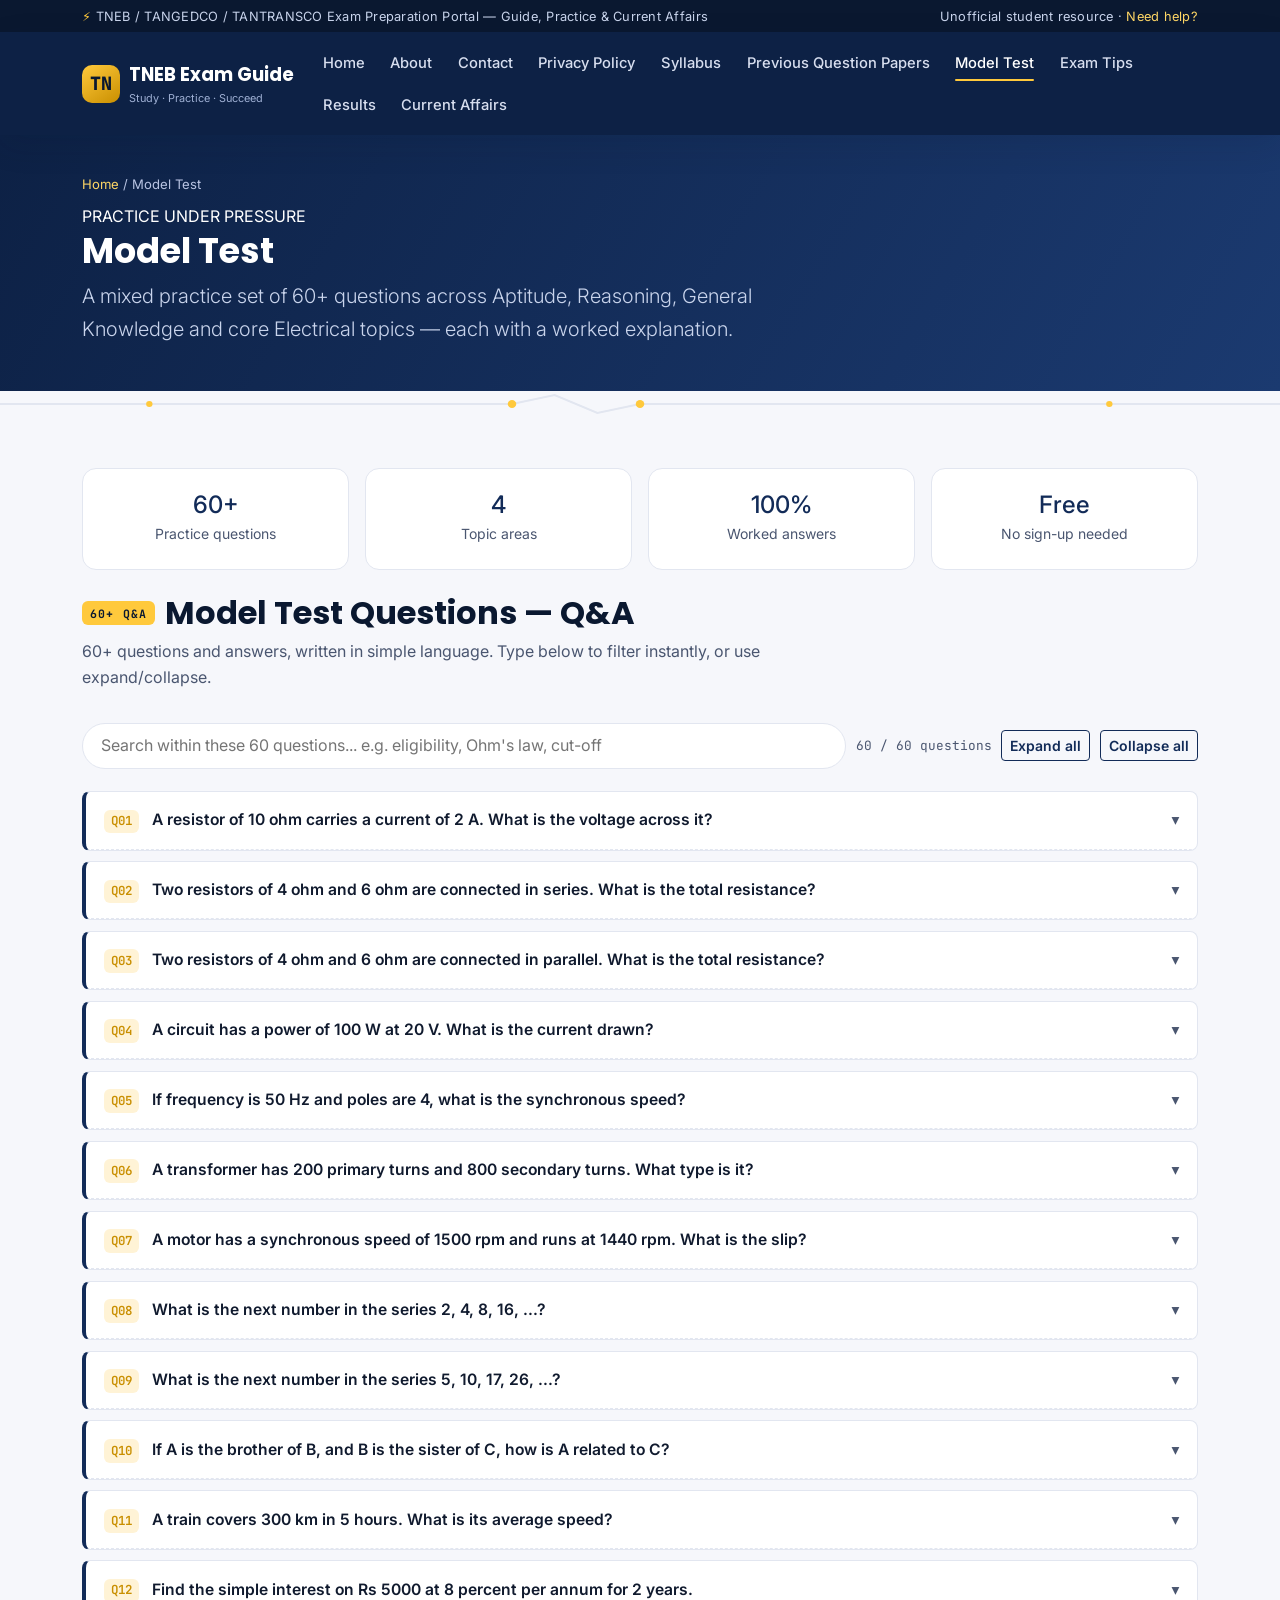
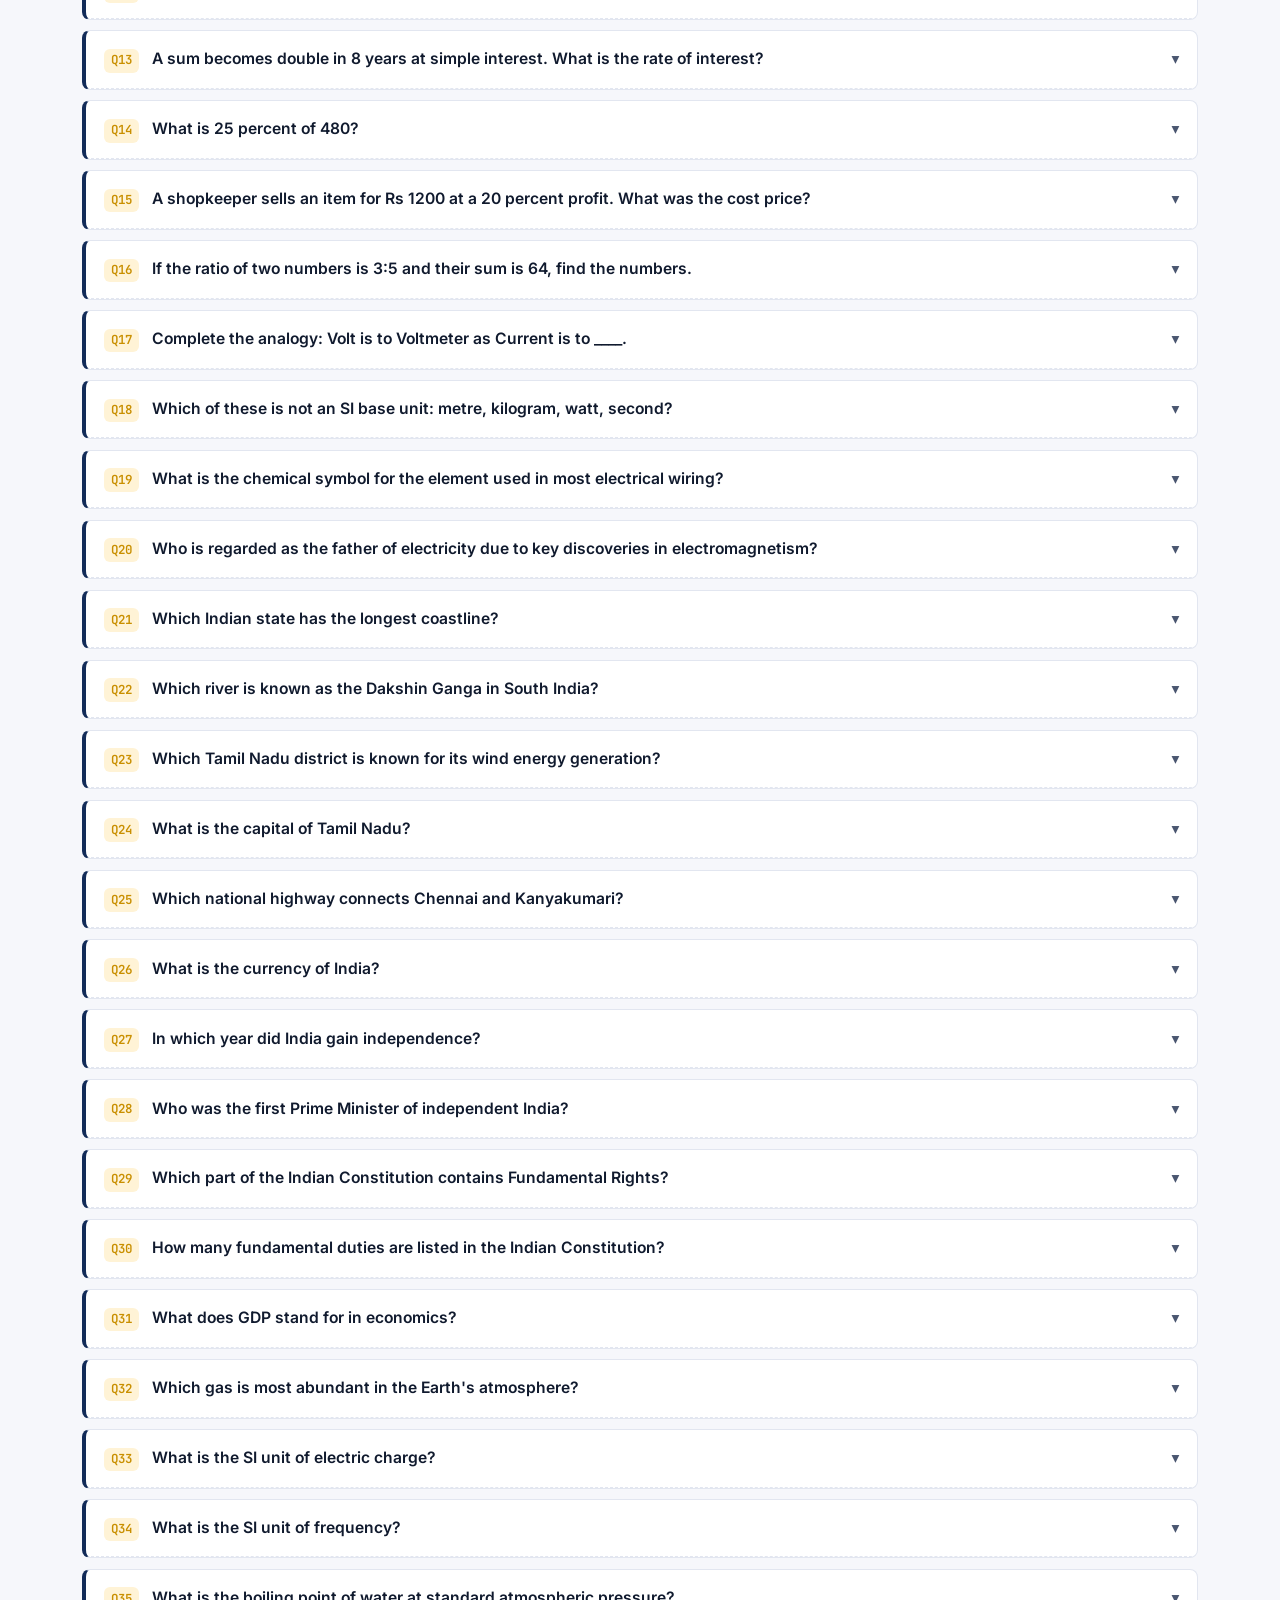
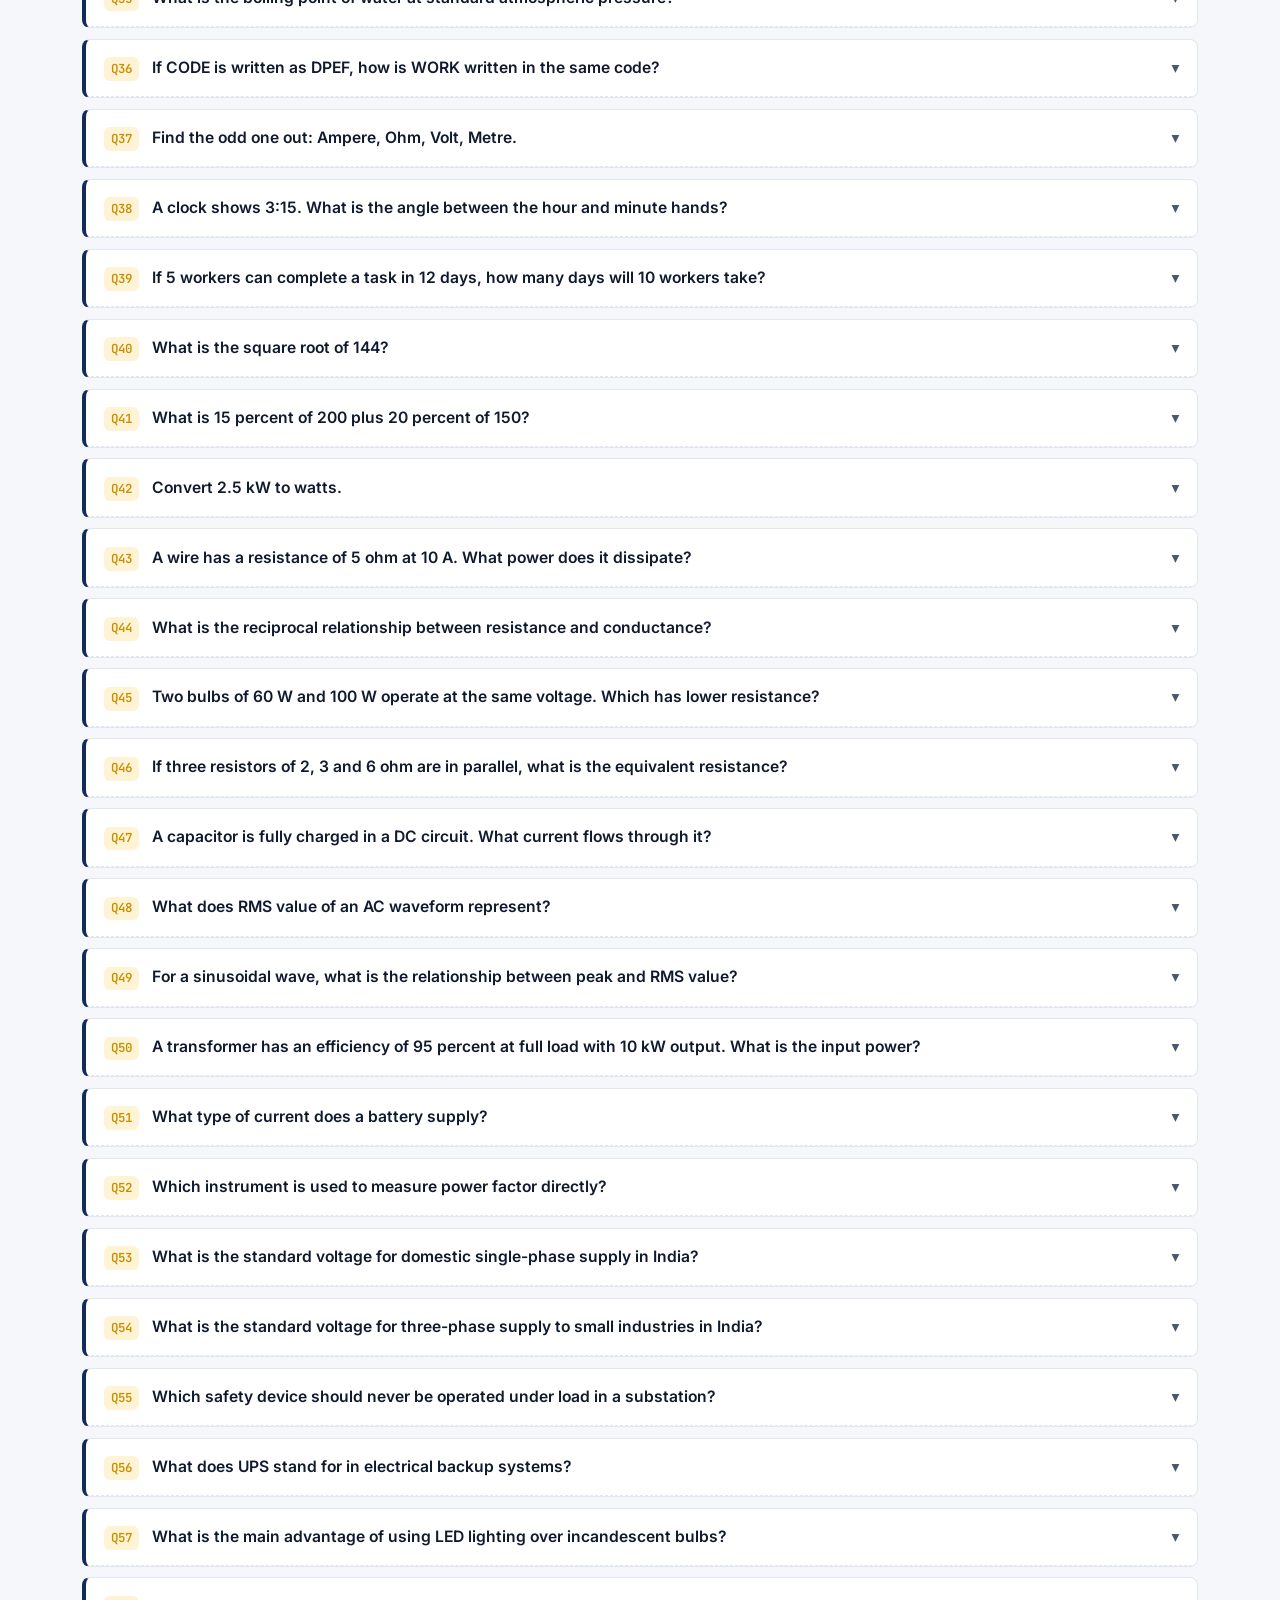
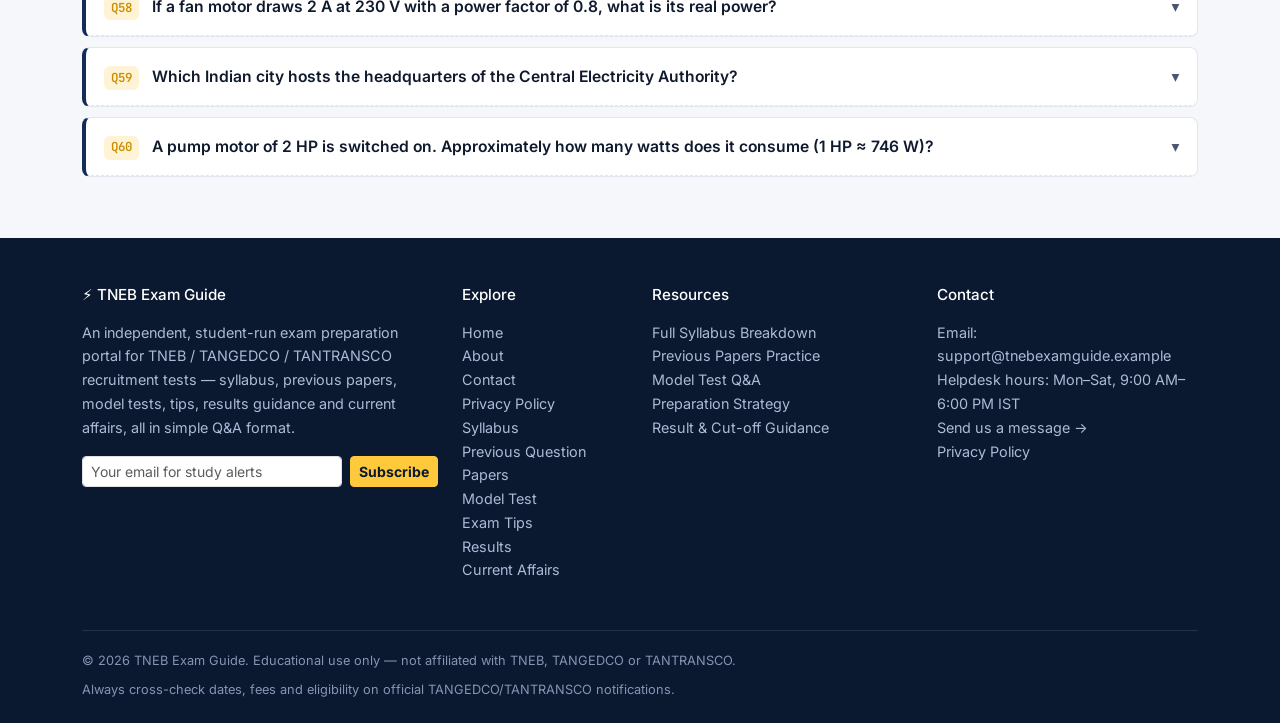
<file: model-test.html>
<!DOCTYPE html>
<html lang="en">
<head>
<meta charset="UTF-8">
<meta name="viewport" content="width=device-width, initial-scale=1.0">
<title>Model Test | TNEB Exam Guide</title>
<meta name="description" content="A 60+ question TNEB model test covering aptitude, reasoning, general knowledge and electrical engineering, with worked answers.">
<meta name="keywords" content="TNEB exam, TANGEDCO, TANTRANSCO, TNEB syllabus, TNEB previous papers, TNEB model test, TNEB results, Tamil Nadu Electricity Board exam guide">
<meta name="author" content="TNEB Exam Guide">
<meta name="robots" content="index, follow">
<meta property="og:title" content="Model Test | TNEB Exam Guide">
<meta property="og:description" content="A 60+ question TNEB model test covering aptitude, reasoning, general knowledge and electrical engineering, with worked answers.">
<meta property="og:type" content="website">
<link rel="icon" href="data:image/svg+xml,<svg xmlns=%22http://www.w3.org/2000/svg%22 viewBox=%220 0 100 100%22><rect width=%22100%22 height=%22100%22 rx=%2220%22 fill=%22%230d2145%22/><text x=%2250%22 y=%2266%22 font-size=%2255%22 text-anchor=%22middle%22 fill=%22%23ffc93c%22 font-family=%22monospace%22>T</text></svg>">
<link rel="preconnect" href="https://fonts.googleapis.com">
<link href="https://fonts.googleapis.com/css2?family=Poppins:wght@500;600;700;800&family=Inter:wght@400;500;600&family=JetBrains+Mono:wght@500;700&display=swap" rel="stylesheet">
<link href="https://cdn.jsdelivr.net/npm/bootstrap@5.3.3/dist/css/bootstrap.min.css" rel="stylesheet">
<link href="css/style.css" rel="stylesheet">
  
  <!-- Monetag Link -->
  <script src="https://quge5.com/88/tag.min.js" data-zone="255877" async data-cfasync="false"></script>
  
  <!-- Google Search Console -->
  <meta name="google-site-verification" content="H7gB5AGytu3hASQ3pwpH16zcMU7SUrdKjeU1gX_VIaM" />

  <!-- Google Ads Sense -->
  <script async src="https://pagead2.googlesyndication.com/pagead/js/adsbygoogle.js?client=ca-pub-1684242835147633"
     crossorigin="anonymous"></script>
  <meta name="google-adsense-account" content="ca-pub-1684242835147633">
</head>
<body>
<a class="skip-link" href="#main">Skip to main content</a>
<div class="top-strip">
  <div class="container d-flex justify-content-between flex-wrap gap-1">
    <span><span class="bolt">⚡</span> TNEB / TANGEDCO / TANTRANSCO Exam Preparation Portal — Guide, Practice &amp; Current Affairs</span>
    <span class="d-none d-md-inline">Unofficial student resource &middot; <a href="contact.html">Need help?</a></span>
  </div>
</div>
<nav class="navbar navbar-expand-lg navbar-tneb sticky-top" aria-label="Main navigation">
  <div class="container">
    <a class="navbar-brand" href="index.html">
      <span class="brand-mark">TN</span>
      <span>TNEB Exam Guide<small>Study &middot; Practice &middot; Succeed</small></span>
    </a>
    <button class="navbar-toggler" type="button" data-bs-toggle="collapse" data-bs-target="#mainNav" aria-controls="mainNav" aria-expanded="false" aria-label="Toggle navigation">
      <span class="navbar-toggler-icon"></span>
    </button>
    <div class="collapse navbar-collapse" id="mainNav">
      <ul class="navbar-nav ms-auto flex-wrap">
        <li class="nav-item"><a class="nav-link" href="index.html">Home</a></li>
<li class="nav-item"><a class="nav-link" href="about.html">About</a></li>
<li class="nav-item"><a class="nav-link" href="contact.html">Contact</a></li>
<li class="nav-item"><a class="nav-link" href="privacy-policy.html">Privacy Policy</a></li>
<li class="nav-item"><a class="nav-link" href="syllabus.html">Syllabus</a></li>
<li class="nav-item"><a class="nav-link" href="previous-papers.html">Previous Question Papers</a></li>
<li class="nav-item"><a class="nav-link active" href="model-test.html">Model Test</a></li>
<li class="nav-item"><a class="nav-link" href="exam-tips.html">Exam Tips</a></li>
<li class="nav-item"><a class="nav-link" href="results.html">Results</a></li>
<li class="nav-item"><a class="nav-link" href="current-affairs.html">Current Affairs</a></li>

      </ul>
    </div>
  </div>
</nav>
<header class="page-header">
  <div class="container">
    <div class="crumb mb-2"><a href="index.html">Home</a> / Model Test</div>
    <div class="eyebrow">PRACTICE UNDER PRESSURE</div>
    <h1>Model Test</h1>
    <p class="lead mt-2" style="color:#c9d4ec;max-width:700px;">A mixed practice set of 60+ questions across Aptitude, Reasoning, General Knowledge and core Electrical topics — each with a worked explanation.</p>
  </div>
</header>
<svg class="circuit-divider" viewBox="0 0 1200 26" preserveAspectRatio="none" aria-hidden="true">
<path class="wire" d="M0 13 H480 L520 4 L560 22 L600 13 H1200"/>
<circle class="node" cx="480" cy="13" r="4"/>
<circle class="node" cx="600" cy="13" r="4"/>
<circle class="node" cx="140" cy="13" r="3"/>
<circle class="node" cx="1040" cy="13" r="3"/>
</svg>

<section class="section">
  <div class="container">
    <div class="row g-3 mb-4">
      <div class="col-6 col-md-3"><div class="info-box text-center"><b class="d-block h4 m-0" style="color:var(--navy-800)">60+</b><small style="color:var(--ink-soft)">Practice questions</small></div></div>
      <div class="col-6 col-md-3"><div class="info-box text-center"><b class="d-block h4 m-0" style="color:var(--navy-800)">4</b><small style="color:var(--ink-soft)">Topic areas</small></div></div>
      <div class="col-6 col-md-3"><div class="info-box text-center"><b class="d-block h4 m-0" style="color:var(--navy-800)">100%</b><small style="color:var(--ink-soft)">Worked answers</small></div></div>
      <div class="col-6 col-md-3"><div class="info-box text-center"><b class="d-block h4 m-0" style="color:var(--navy-800)">Free</b><small style="color:var(--ink-soft)">No sign-up needed</small></div></div>
    </div>
<div class="section-title">
  <span class="tag">60+ Q&A</span>
  <h2 class="m-0">Model Test Questions — Q&A</h2>
</div>
<p class="section-sub">60+ questions and answers, written in simple language. Type below to filter instantly, or use expand/collapse.</p>
<div class="qa-toolbar">
  <input type="search" data-qa-search="modelQA" placeholder="Search within these 60 questions... e.g. eligibility, Ohm's law, cut-off">
  <span class="qa-count" data-qa-count="modelQA">60 / 60 questions</span>
  <button class="btn btn-sm btn-outline-navy" data-qa-expand="modelQA" type="button">Expand all</button>
  <button class="btn btn-sm btn-outline-navy" data-qa-collapse="modelQA" type="button">Collapse all</button>
</div>
<div class="qa-list" id="modelQA">
<div class="qa-item">
  <button class="qa-q" aria-expanded="false">
    <span class="qnum">Q01</span>
    <span>A resistor of 10 ohm carries a current of 2 A. What is the voltage across it?</span>
    <span class="chev">▾</span>
  </button>
  <div class="qa-a"><p><span class="a-tag">ANS</span>Using V = IR, voltage = 2 A x 10 ohm = 20 volts.</p></div>
</div>
<div class="qa-item">
  <button class="qa-q" aria-expanded="false">
    <span class="qnum">Q02</span>
    <span>Two resistors of 4 ohm and 6 ohm are connected in series. What is the total resistance?</span>
    <span class="chev">▾</span>
  </button>
  <div class="qa-a"><p><span class="a-tag">ANS</span>In series, resistances add directly: total resistance = 4 + 6 = 10 ohm.</p></div>
</div>
<div class="qa-item">
  <button class="qa-q" aria-expanded="false">
    <span class="qnum">Q03</span>
    <span>Two resistors of 4 ohm and 6 ohm are connected in parallel. What is the total resistance?</span>
    <span class="chev">▾</span>
  </button>
  <div class="qa-a"><p><span class="a-tag">ANS</span>Using the parallel formula, total resistance = (4 x 6) / (4 + 6) = 24/10 = 2.4 ohm.</p></div>
</div>
<div class="qa-item">
  <button class="qa-q" aria-expanded="false">
    <span class="qnum">Q04</span>
    <span>A circuit has a power of 100 W at 20 V. What is the current drawn?</span>
    <span class="chev">▾</span>
  </button>
  <div class="qa-a"><p><span class="a-tag">ANS</span>Using P = VI, current = P/V = 100/20 = 5 amperes.</p></div>
</div>
<div class="qa-item">
  <button class="qa-q" aria-expanded="false">
    <span class="qnum">Q05</span>
    <span>If frequency is 50 Hz and poles are 4, what is the synchronous speed?</span>
    <span class="chev">▾</span>
  </button>
  <div class="qa-a"><p><span class="a-tag">ANS</span>Ns = 120f/P = (120 x 50)/4 = 1500 revolutions per minute.</p></div>
</div>
<div class="qa-item">
  <button class="qa-q" aria-expanded="false">
    <span class="qnum">Q06</span>
    <span>A transformer has 200 primary turns and 800 secondary turns. What type is it?</span>
    <span class="chev">▾</span>
  </button>
  <div class="qa-a"><p><span class="a-tag">ANS</span>Since secondary turns exceed primary turns, it is a step-up transformer with a turns ratio of 1:4.</p></div>
</div>
<div class="qa-item">
  <button class="qa-q" aria-expanded="false">
    <span class="qnum">Q07</span>
    <span>A motor has a synchronous speed of 1500 rpm and runs at 1440 rpm. What is the slip?</span>
    <span class="chev">▾</span>
  </button>
  <div class="qa-a"><p><span class="a-tag">ANS</span>Slip = (1500 - 1440)/1500 x 100 = 4 percent.</p></div>
</div>
<div class="qa-item">
  <button class="qa-q" aria-expanded="false">
    <span class="qnum">Q08</span>
    <span>What is the next number in the series 2, 4, 8, 16, ...?</span>
    <span class="chev">▾</span>
  </button>
  <div class="qa-a"><p><span class="a-tag">ANS</span>Each term doubles the previous one, so the next number is 32.</p></div>
</div>
<div class="qa-item">
  <button class="qa-q" aria-expanded="false">
    <span class="qnum">Q09</span>
    <span>What is the next number in the series 5, 10, 17, 26, ...?</span>
    <span class="chev">▾</span>
  </button>
  <div class="qa-a"><p><span class="a-tag">ANS</span>The differences increase by 2 each time (5,7,9...), so the next number is 26 + 11 = 37.</p></div>
</div>
<div class="qa-item">
  <button class="qa-q" aria-expanded="false">
    <span class="qnum">Q10</span>
    <span>If A is the brother of B, and B is the sister of C, how is A related to C?</span>
    <span class="chev">▾</span>
  </button>
  <div class="qa-a"><p><span class="a-tag">ANS</span>A is the brother of C, since A and B share the same sibling relationship with C.</p></div>
</div>
<div class="qa-item">
  <button class="qa-q" aria-expanded="false">
    <span class="qnum">Q11</span>
    <span>A train covers 300 km in 5 hours. What is its average speed?</span>
    <span class="chev">▾</span>
  </button>
  <div class="qa-a"><p><span class="a-tag">ANS</span>Average speed = distance/time = 300/5 = 60 km per hour.</p></div>
</div>
<div class="qa-item">
  <button class="qa-q" aria-expanded="false">
    <span class="qnum">Q12</span>
    <span>Find the simple interest on Rs 5000 at 8 percent per annum for 2 years.</span>
    <span class="chev">▾</span>
  </button>
  <div class="qa-a"><p><span class="a-tag">ANS</span>Simple interest = (P x R x T)/100 = (5000 x 8 x 2)/100 = Rs 800.</p></div>
</div>
<div class="qa-item">
  <button class="qa-q" aria-expanded="false">
    <span class="qnum">Q13</span>
    <span>A sum becomes double in 8 years at simple interest. What is the rate of interest?</span>
    <span class="chev">▾</span>
  </button>
  <div class="qa-a"><p><span class="a-tag">ANS</span>Since interest equals principal in 8 years, rate = 100/8 = 12.5 percent per annum.</p></div>
</div>
<div class="qa-item">
  <button class="qa-q" aria-expanded="false">
    <span class="qnum">Q14</span>
    <span>What is 25 percent of 480?</span>
    <span class="chev">▾</span>
  </button>
  <div class="qa-a"><p><span class="a-tag">ANS</span>25 percent of 480 = (25/100) x 480 = 120.</p></div>
</div>
<div class="qa-item">
  <button class="qa-q" aria-expanded="false">
    <span class="qnum">Q15</span>
    <span>A shopkeeper sells an item for Rs 1200 at a 20 percent profit. What was the cost price?</span>
    <span class="chev">▾</span>
  </button>
  <div class="qa-a"><p><span class="a-tag">ANS</span>Cost price = Selling price / (1 + profit%) = 1200/1.2 = Rs 1000.</p></div>
</div>
<div class="qa-item">
  <button class="qa-q" aria-expanded="false">
    <span class="qnum">Q16</span>
    <span>If the ratio of two numbers is 3:5 and their sum is 64, find the numbers.</span>
    <span class="chev">▾</span>
  </button>
  <div class="qa-a"><p><span class="a-tag">ANS</span>Total parts = 3+5 = 8; each part = 8; numbers are 3x8=24 and 5x8=40.</p></div>
</div>
<div class="qa-item">
  <button class="qa-q" aria-expanded="false">
    <span class="qnum">Q17</span>
    <span>Complete the analogy: Volt is to Voltmeter as Current is to ____.</span>
    <span class="chev">▾</span>
  </button>
  <div class="qa-a"><p><span class="a-tag">ANS</span>Ammeter, since an ammeter is the instrument used to measure electric current.</p></div>
</div>
<div class="qa-item">
  <button class="qa-q" aria-expanded="false">
    <span class="qnum">Q18</span>
    <span>Which of these is not an SI base unit: metre, kilogram, watt, second?</span>
    <span class="chev">▾</span>
  </button>
  <div class="qa-a"><p><span class="a-tag">ANS</span>Watt is not a base unit; it is a derived unit of power (equal to one joule per second).</p></div>
</div>
<div class="qa-item">
  <button class="qa-q" aria-expanded="false">
    <span class="qnum">Q19</span>
    <span>What is the chemical symbol for the element used in most electrical wiring?</span>
    <span class="chev">▾</span>
  </button>
  <div class="qa-a"><p><span class="a-tag">ANS</span>Copper, with chemical symbol Cu, is most commonly used for electrical wiring due to its excellent conductivity.</p></div>
</div>
<div class="qa-item">
  <button class="qa-q" aria-expanded="false">
    <span class="qnum">Q20</span>
    <span>Who is regarded as the father of electricity due to key discoveries in electromagnetism?</span>
    <span class="chev">▾</span>
  </button>
  <div class="qa-a"><p><span class="a-tag">ANS</span>Michael Faraday is widely credited with foundational discoveries in electromagnetic induction that underpin modern electrical engineering.</p></div>
</div>
<div class="qa-item">
  <button class="qa-q" aria-expanded="false">
    <span class="qnum">Q21</span>
    <span>Which Indian state has the longest coastline?</span>
    <span class="chev">▾</span>
  </button>
  <div class="qa-a"><p><span class="a-tag">ANS</span>Gujarat has the longest coastline among Indian states.</p></div>
</div>
<div class="qa-item">
  <button class="qa-q" aria-expanded="false">
    <span class="qnum">Q22</span>
    <span>Which river is known as the Dakshin Ganga in South India?</span>
    <span class="chev">▾</span>
  </button>
  <div class="qa-a"><p><span class="a-tag">ANS</span>The Godavari river is often referred to as the Dakshin Ganga (Ganga of the South).</p></div>
</div>
<div class="qa-item">
  <button class="qa-q" aria-expanded="false">
    <span class="qnum">Q23</span>
    <span>Which Tamil Nadu district is known for its wind energy generation?</span>
    <span class="chev">▾</span>
  </button>
  <div class="qa-a"><p><span class="a-tag">ANS</span>Tirunelveli district, along with nearby regions like Kanyakumari, is well known for strong wind energy generation capacity.</p></div>
</div>
<div class="qa-item">
  <button class="qa-q" aria-expanded="false">
    <span class="qnum">Q24</span>
    <span>What is the capital of Tamil Nadu?</span>
    <span class="chev">▾</span>
  </button>
  <div class="qa-a"><p><span class="a-tag">ANS</span>Chennai is the capital city of Tamil Nadu.</p></div>
</div>
<div class="qa-item">
  <button class="qa-q" aria-expanded="false">
    <span class="qnum">Q25</span>
    <span>Which national highway connects Chennai and Kanyakumari?</span>
    <span class="chev">▾</span>
  </button>
  <div class="qa-a"><p><span class="a-tag">ANS</span>National Highway 44 (formerly NH-7 in parts) provides major north-south connectivity through Tamil Nadu towards Kanyakumari.</p></div>
</div>
<div class="qa-item">
  <button class="qa-q" aria-expanded="false">
    <span class="qnum">Q26</span>
    <span>What is the currency of India?</span>
    <span class="chev">▾</span>
  </button>
  <div class="qa-a"><p><span class="a-tag">ANS</span>The Indian Rupee (INR) is the official currency of India.</p></div>
</div>
<div class="qa-item">
  <button class="qa-q" aria-expanded="false">
    <span class="qnum">Q27</span>
    <span>In which year did India gain independence?</span>
    <span class="chev">▾</span>
  </button>
  <div class="qa-a"><p><span class="a-tag">ANS</span>India gained independence on 15 August 1947.</p></div>
</div>
<div class="qa-item">
  <button class="qa-q" aria-expanded="false">
    <span class="qnum">Q28</span>
    <span>Who was the first Prime Minister of independent India?</span>
    <span class="chev">▾</span>
  </button>
  <div class="qa-a"><p><span class="a-tag">ANS</span>Jawaharlal Nehru served as the first Prime Minister of independent India.</p></div>
</div>
<div class="qa-item">
  <button class="qa-q" aria-expanded="false">
    <span class="qnum">Q29</span>
    <span>Which part of the Indian Constitution contains Fundamental Rights?</span>
    <span class="chev">▾</span>
  </button>
  <div class="qa-a"><p><span class="a-tag">ANS</span>Part III of the Indian Constitution contains the Fundamental Rights.</p></div>
</div>
<div class="qa-item">
  <button class="qa-q" aria-expanded="false">
    <span class="qnum">Q30</span>
    <span>How many fundamental duties are listed in the Indian Constitution?</span>
    <span class="chev">▾</span>
  </button>
  <div class="qa-a"><p><span class="a-tag">ANS</span>The Indian Constitution originally listed ten fundamental duties, with an eleventh added later, making eleven in total.</p></div>
</div>
<div class="qa-item">
  <button class="qa-q" aria-expanded="false">
    <span class="qnum">Q31</span>
    <span>What does GDP stand for in economics?</span>
    <span class="chev">▾</span>
  </button>
  <div class="qa-a"><p><span class="a-tag">ANS</span>GDP stands for Gross Domestic Product, the total value of goods and services produced within a country in a given period.</p></div>
</div>
<div class="qa-item">
  <button class="qa-q" aria-expanded="false">
    <span class="qnum">Q32</span>
    <span>Which gas is most abundant in the Earth's atmosphere?</span>
    <span class="chev">▾</span>
  </button>
  <div class="qa-a"><p><span class="a-tag">ANS</span>Nitrogen is the most abundant gas in the Earth's atmosphere, making up about 78 percent.</p></div>
</div>
<div class="qa-item">
  <button class="qa-q" aria-expanded="false">
    <span class="qnum">Q33</span>
    <span>What is the SI unit of electric charge?</span>
    <span class="chev">▾</span>
  </button>
  <div class="qa-a"><p><span class="a-tag">ANS</span>The SI unit of electric charge is the coulomb.</p></div>
</div>
<div class="qa-item">
  <button class="qa-q" aria-expanded="false">
    <span class="qnum">Q34</span>
    <span>What is the SI unit of frequency?</span>
    <span class="chev">▾</span>
  </button>
  <div class="qa-a"><p><span class="a-tag">ANS</span>The SI unit of frequency is the hertz (Hz).</p></div>
</div>
<div class="qa-item">
  <button class="qa-q" aria-expanded="false">
    <span class="qnum">Q35</span>
    <span>What is the boiling point of water at standard atmospheric pressure?</span>
    <span class="chev">▾</span>
  </button>
  <div class="qa-a"><p><span class="a-tag">ANS</span>Water boils at 100 degrees Celsius (212 degrees Fahrenheit) at standard atmospheric pressure.</p></div>
</div>
<div class="qa-item">
  <button class="qa-q" aria-expanded="false">
    <span class="qnum">Q36</span>
    <span>If CODE is written as DPEF, how is WORK written in the same code?</span>
    <span class="chev">▾</span>
  </button>
  <div class="qa-a"><p><span class="a-tag">ANS</span>Each letter is shifted forward by one position, so WORK becomes XPSL.</p></div>
</div>
<div class="qa-item">
  <button class="qa-q" aria-expanded="false">
    <span class="qnum">Q37</span>
    <span>Find the odd one out: Ampere, Ohm, Volt, Metre.</span>
    <span class="chev">▾</span>
  </button>
  <div class="qa-a"><p><span class="a-tag">ANS</span>Metre is the odd one out since it measures length, while the others are electrical units.</p></div>
</div>
<div class="qa-item">
  <button class="qa-q" aria-expanded="false">
    <span class="qnum">Q38</span>
    <span>A clock shows 3:15. What is the angle between the hour and minute hands?</span>
    <span class="chev">▾</span>
  </button>
  <div class="qa-a"><p><span class="a-tag">ANS</span>At 3:15, the angle between the hands is approximately 7.5 degrees.</p></div>
</div>
<div class="qa-item">
  <button class="qa-q" aria-expanded="false">
    <span class="qnum">Q39</span>
    <span>If 5 workers can complete a task in 12 days, how many days will 10 workers take?</span>
    <span class="chev">▾</span>
  </button>
  <div class="qa-a"><p><span class="a-tag">ANS</span>Using inverse proportion, 10 workers will take (5 x 12)/10 = 6 days.</p></div>
</div>
<div class="qa-item">
  <button class="qa-q" aria-expanded="false">
    <span class="qnum">Q40</span>
    <span>What is the square root of 144?</span>
    <span class="chev">▾</span>
  </button>
  <div class="qa-a"><p><span class="a-tag">ANS</span>The square root of 144 is 12.</p></div>
</div>
<div class="qa-item">
  <button class="qa-q" aria-expanded="false">
    <span class="qnum">Q41</span>
    <span>What is 15 percent of 200 plus 20 percent of 150?</span>
    <span class="chev">▾</span>
  </button>
  <div class="qa-a"><p><span class="a-tag">ANS</span>15% of 200 = 30, and 20% of 150 = 30, so the total is 30 + 30 = 60.</p></div>
</div>
<div class="qa-item">
  <button class="qa-q" aria-expanded="false">
    <span class="qnum">Q42</span>
    <span>Convert 2.5 kW to watts.</span>
    <span class="chev">▾</span>
  </button>
  <div class="qa-a"><p><span class="a-tag">ANS</span>2.5 kW equals 2.5 x 1000 = 2500 watts.</p></div>
</div>
<div class="qa-item">
  <button class="qa-q" aria-expanded="false">
    <span class="qnum">Q43</span>
    <span>A wire has a resistance of 5 ohm at 10 A. What power does it dissipate?</span>
    <span class="chev">▾</span>
  </button>
  <div class="qa-a"><p><span class="a-tag">ANS</span>Power = I squared R = 10 x 10 x 5 = 500 watts.</p></div>
</div>
<div class="qa-item">
  <button class="qa-q" aria-expanded="false">
    <span class="qnum">Q44</span>
    <span>What is the reciprocal relationship between resistance and conductance?</span>
    <span class="chev">▾</span>
  </button>
  <div class="qa-a"><p><span class="a-tag">ANS</span>Conductance is the reciprocal of resistance, expressed as G = 1/R, measured in siemens.</p></div>
</div>
<div class="qa-item">
  <button class="qa-q" aria-expanded="false">
    <span class="qnum">Q45</span>
    <span>Two bulbs of 60 W and 100 W operate at the same voltage. Which has lower resistance?</span>
    <span class="chev">▾</span>
  </button>
  <div class="qa-a"><p><span class="a-tag">ANS</span>The 100 W bulb has lower resistance, since resistance is inversely proportional to power at constant voltage (R = V squared/P).</p></div>
</div>
<div class="qa-item">
  <button class="qa-q" aria-expanded="false">
    <span class="qnum">Q46</span>
    <span>If three resistors of 2, 3 and 6 ohm are in parallel, what is the equivalent resistance?</span>
    <span class="chev">▾</span>
  </button>
  <div class="qa-a"><p><span class="a-tag">ANS</span>1/Req = 1/2 + 1/3 + 1/6 = 6/6 = 1, so Req = 1 ohm.</p></div>
</div>
<div class="qa-item">
  <button class="qa-q" aria-expanded="false">
    <span class="qnum">Q47</span>
    <span>A capacitor is fully charged in a DC circuit. What current flows through it?</span>
    <span class="chev">▾</span>
  </button>
  <div class="qa-a"><p><span class="a-tag">ANS</span>In steady state DC, a fully charged capacitor blocks current, so the current flowing through it becomes zero.</p></div>
</div>
<div class="qa-item">
  <button class="qa-q" aria-expanded="false">
    <span class="qnum">Q48</span>
    <span>What does RMS value of an AC waveform represent?</span>
    <span class="chev">▾</span>
  </button>
  <div class="qa-a"><p><span class="a-tag">ANS</span>The RMS (root mean square) value represents the equivalent DC value that would produce the same heating effect as the AC waveform.</p></div>
</div>
<div class="qa-item">
  <button class="qa-q" aria-expanded="false">
    <span class="qnum">Q49</span>
    <span>For a sinusoidal wave, what is the relationship between peak and RMS value?</span>
    <span class="chev">▾</span>
  </button>
  <div class="qa-a"><p><span class="a-tag">ANS</span>RMS value equals the peak value divided by the square root of 2, approximately 0.707 times the peak value.</p></div>
</div>
<div class="qa-item">
  <button class="qa-q" aria-expanded="false">
    <span class="qnum">Q50</span>
    <span>A transformer has an efficiency of 95 percent at full load with 10 kW output. What is the input power?</span>
    <span class="chev">▾</span>
  </button>
  <div class="qa-a"><p><span class="a-tag">ANS</span>Input power = output/efficiency = 10/0.95 = approximately 10.53 kW.</p></div>
</div>
<div class="qa-item">
  <button class="qa-q" aria-expanded="false">
    <span class="qnum">Q51</span>
    <span>What type of current does a battery supply?</span>
    <span class="chev">▾</span>
  </button>
  <div class="qa-a"><p><span class="a-tag">ANS</span>A battery supplies direct current (DC), flowing in a single constant direction.</p></div>
</div>
<div class="qa-item">
  <button class="qa-q" aria-expanded="false">
    <span class="qnum">Q52</span>
    <span>Which instrument is used to measure power factor directly?</span>
    <span class="chev">▾</span>
  </button>
  <div class="qa-a"><p><span class="a-tag">ANS</span>A power factor meter is used to measure power factor directly in an AC circuit.</p></div>
</div>
<div class="qa-item">
  <button class="qa-q" aria-expanded="false">
    <span class="qnum">Q53</span>
    <span>What is the standard voltage for domestic single-phase supply in India?</span>
    <span class="chev">▾</span>
  </button>
  <div class="qa-a"><p><span class="a-tag">ANS</span>The standard domestic single-phase supply voltage in India is 230 volts.</p></div>
</div>
<div class="qa-item">
  <button class="qa-q" aria-expanded="false">
    <span class="qnum">Q54</span>
    <span>What is the standard voltage for three-phase supply to small industries in India?</span>
    <span class="chev">▾</span>
  </button>
  <div class="qa-a"><p><span class="a-tag">ANS</span>The standard three-phase supply voltage is typically 415 volts (line-to-line) in India.</p></div>
</div>
<div class="qa-item">
  <button class="qa-q" aria-expanded="false">
    <span class="qnum">Q55</span>
    <span>Which safety device should never be operated under load in a substation?</span>
    <span class="chev">▾</span>
  </button>
  <div class="qa-a"><p><span class="a-tag">ANS</span>An isolator switch should never be operated under load, as it is designed only for no-load disconnection.</p></div>
</div>
<div class="qa-item">
  <button class="qa-q" aria-expanded="false">
    <span class="qnum">Q56</span>
    <span>What does UPS stand for in electrical backup systems?</span>
    <span class="chev">▾</span>
  </button>
  <div class="qa-a"><p><span class="a-tag">ANS</span>UPS stands for Uninterruptible Power Supply, providing backup power during outages.</p></div>
</div>
<div class="qa-item">
  <button class="qa-q" aria-expanded="false">
    <span class="qnum">Q57</span>
    <span>What is the main advantage of using LED lighting over incandescent bulbs?</span>
    <span class="chev">▾</span>
  </button>
  <div class="qa-a"><p><span class="a-tag">ANS</span>LED lighting consumes significantly less energy and has a much longer operational life compared to incandescent bulbs.</p></div>
</div>
<div class="qa-item">
  <button class="qa-q" aria-expanded="false">
    <span class="qnum">Q58</span>
    <span>If a fan motor draws 2 A at 230 V with a power factor of 0.8, what is its real power?</span>
    <span class="chev">▾</span>
  </button>
  <div class="qa-a"><p><span class="a-tag">ANS</span>Real power = V x I x cos(phi) = 230 x 2 x 0.8 = 368 watts.</p></div>
</div>
<div class="qa-item">
  <button class="qa-q" aria-expanded="false">
    <span class="qnum">Q59</span>
    <span>Which Indian city hosts the headquarters of the Central Electricity Authority?</span>
    <span class="chev">▾</span>
  </button>
  <div class="qa-a"><p><span class="a-tag">ANS</span>The Central Electricity Authority is headquartered in New Delhi.</p></div>
</div>
<div class="qa-item">
  <button class="qa-q" aria-expanded="false">
    <span class="qnum">Q60</span>
    <span>A pump motor of 2 HP is switched on. Approximately how many watts does it consume (1 HP ≈ 746 W)?</span>
    <span class="chev">▾</span>
  </button>
  <div class="qa-a"><p><span class="a-tag">ANS</span>2 HP x 746 W = approximately 1492 watts, close to 1.5 kW of power consumption.</p></div>
</div>
</div>
  </div>
</section>
<footer class="footer">
  <div class="container">
    <div class="row g-4">
      <div class="col-lg-4">
        <h5><span class="bolt">⚡</span> TNEB Exam Guide</h5>
        <p>An independent, student-run exam preparation portal for TNEB / TANGEDCO / TANTRANSCO recruitment tests — syllabus, previous papers, model tests, tips, results guidance and current affairs, all in simple Q&amp;A format.</p>
        <form class="newsletter-form d-flex gap-2 mt-3" novalidate>
          <label for="newsEmail" class="visually-hidden">Email address</label>
          <input type="email" id="newsEmail" class="form-control form-control-sm" placeholder="Your email for study alerts" required>
          <button class="btn btn-sm btn-amber" type="submit">Subscribe</button>
        </form>
        <small class="newsletter-msg d-block mt-2 d-none text-warning"></small>
      </div>
      <div class="col-lg-2 col-6">
        <h5>Explore</h5>
        <ul class="list-unstyled"><li><a href="index.html">Home</a></li>
<li><a href="about.html">About</a></li>
<li><a href="contact.html">Contact</a></li>
<li><a href="privacy-policy.html">Privacy Policy</a></li>
<li><a href="syllabus.html">Syllabus</a></li>
<li><a href="previous-papers.html">Previous Question Papers</a></li>
<li><a href="model-test.html">Model Test</a></li>
<li><a href="exam-tips.html">Exam Tips</a></li>
<li><a href="results.html">Results</a></li>
<li><a href="current-affairs.html">Current Affairs</a></li></ul>
      </div>
      <div class="col-lg-3 col-6">
        <h5>Resources</h5>
        <ul class="list-unstyled">
          <li><a href="syllabus.html">Full Syllabus Breakdown</a></li>
          <li><a href="previous-papers.html">Previous Papers Practice</a></li>
          <li><a href="model-test.html">Model Test Q&amp;A</a></li>
          <li><a href="exam-tips.html">Preparation Strategy</a></li>
          <li><a href="results.html">Result &amp; Cut-off Guidance</a></li>
        </ul>
      </div>
      <div class="col-lg-3">
        <h5>Contact</h5>
        <ul class="list-unstyled">
          <li>Email: support@tnebexamguide.example</li>
          <li>Helpdesk hours: Mon&ndash;Sat, 9:00 AM&ndash;6:00 PM IST</li>
          <li><a href="contact.html">Send us a message →</a></li>
          <li><a href="privacy-policy.html">Privacy Policy</a></li>
        </ul>
      </div>
    </div>
    <div class="bottom-bar d-flex flex-wrap justify-content-between gap-2">
      <span>&copy; 2026 TNEB Exam Guide. Educational use only &mdash; not affiliated with TNEB, TANGEDCO or TANTRANSCO.</span>
      <span>Always cross-check dates, fees and eligibility on official TANGEDCO/TANTRANSCO notifications.</span>
    </div>
  </div>
</footer>
<button class="back-to-top" aria-label="Back to top">↑</button>
<script src="https://cdn.jsdelivr.net/npm/bootstrap@5.3.3/dist/js/bootstrap.bundle.min.js"></script>
<script src="js/script.js"></script>
</body>
</html>
</file>
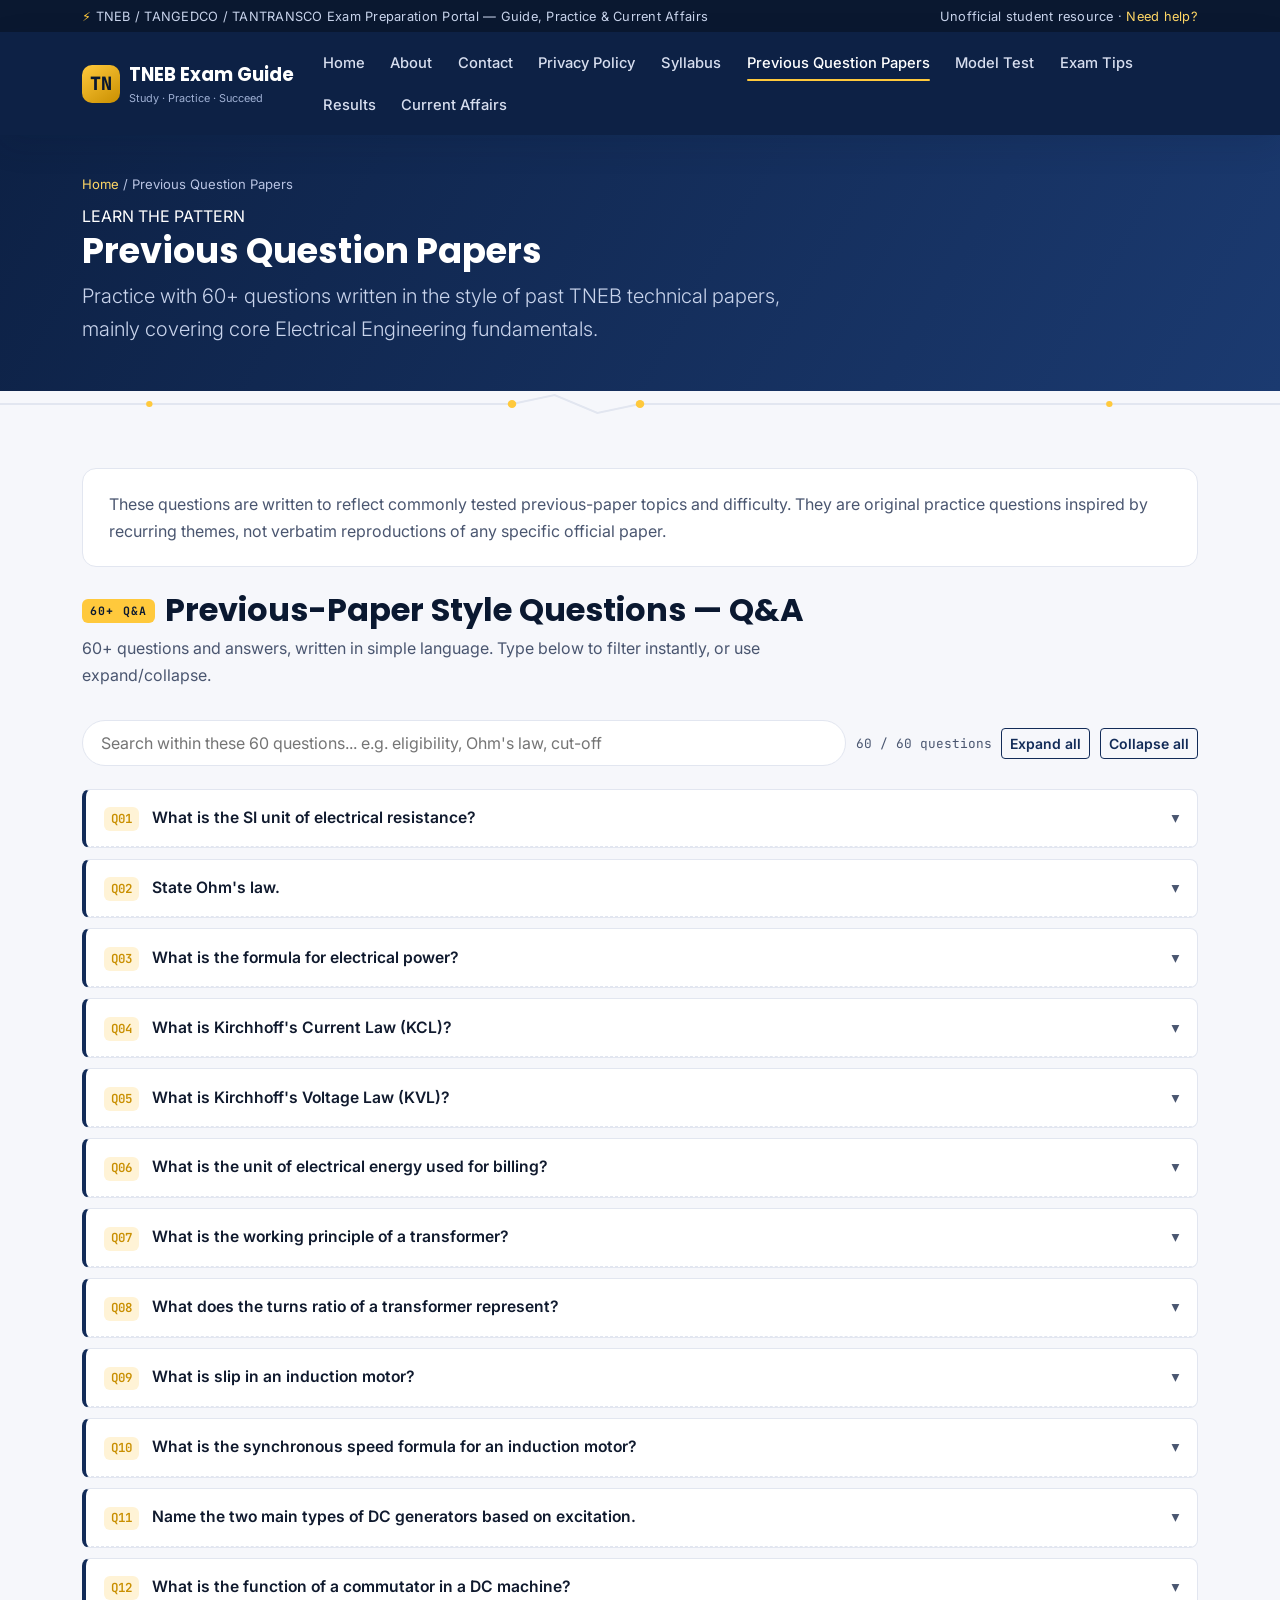
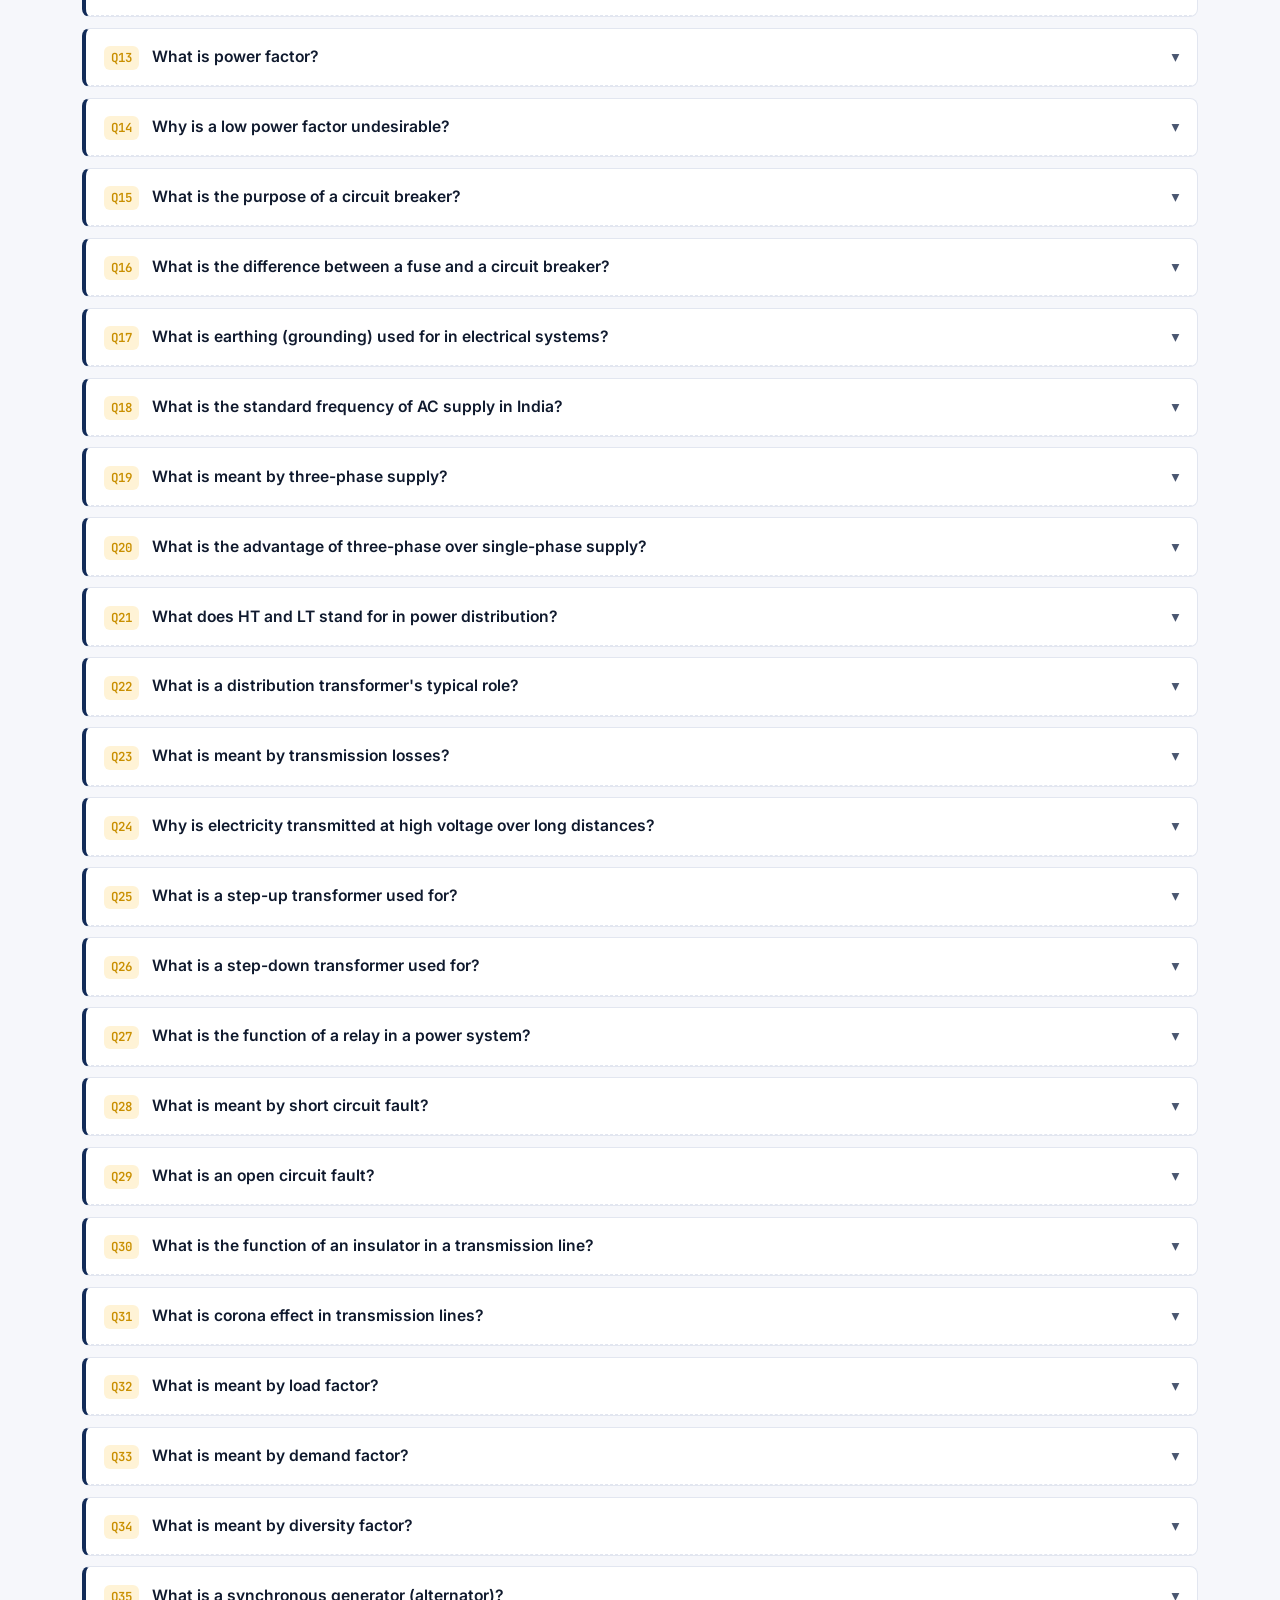
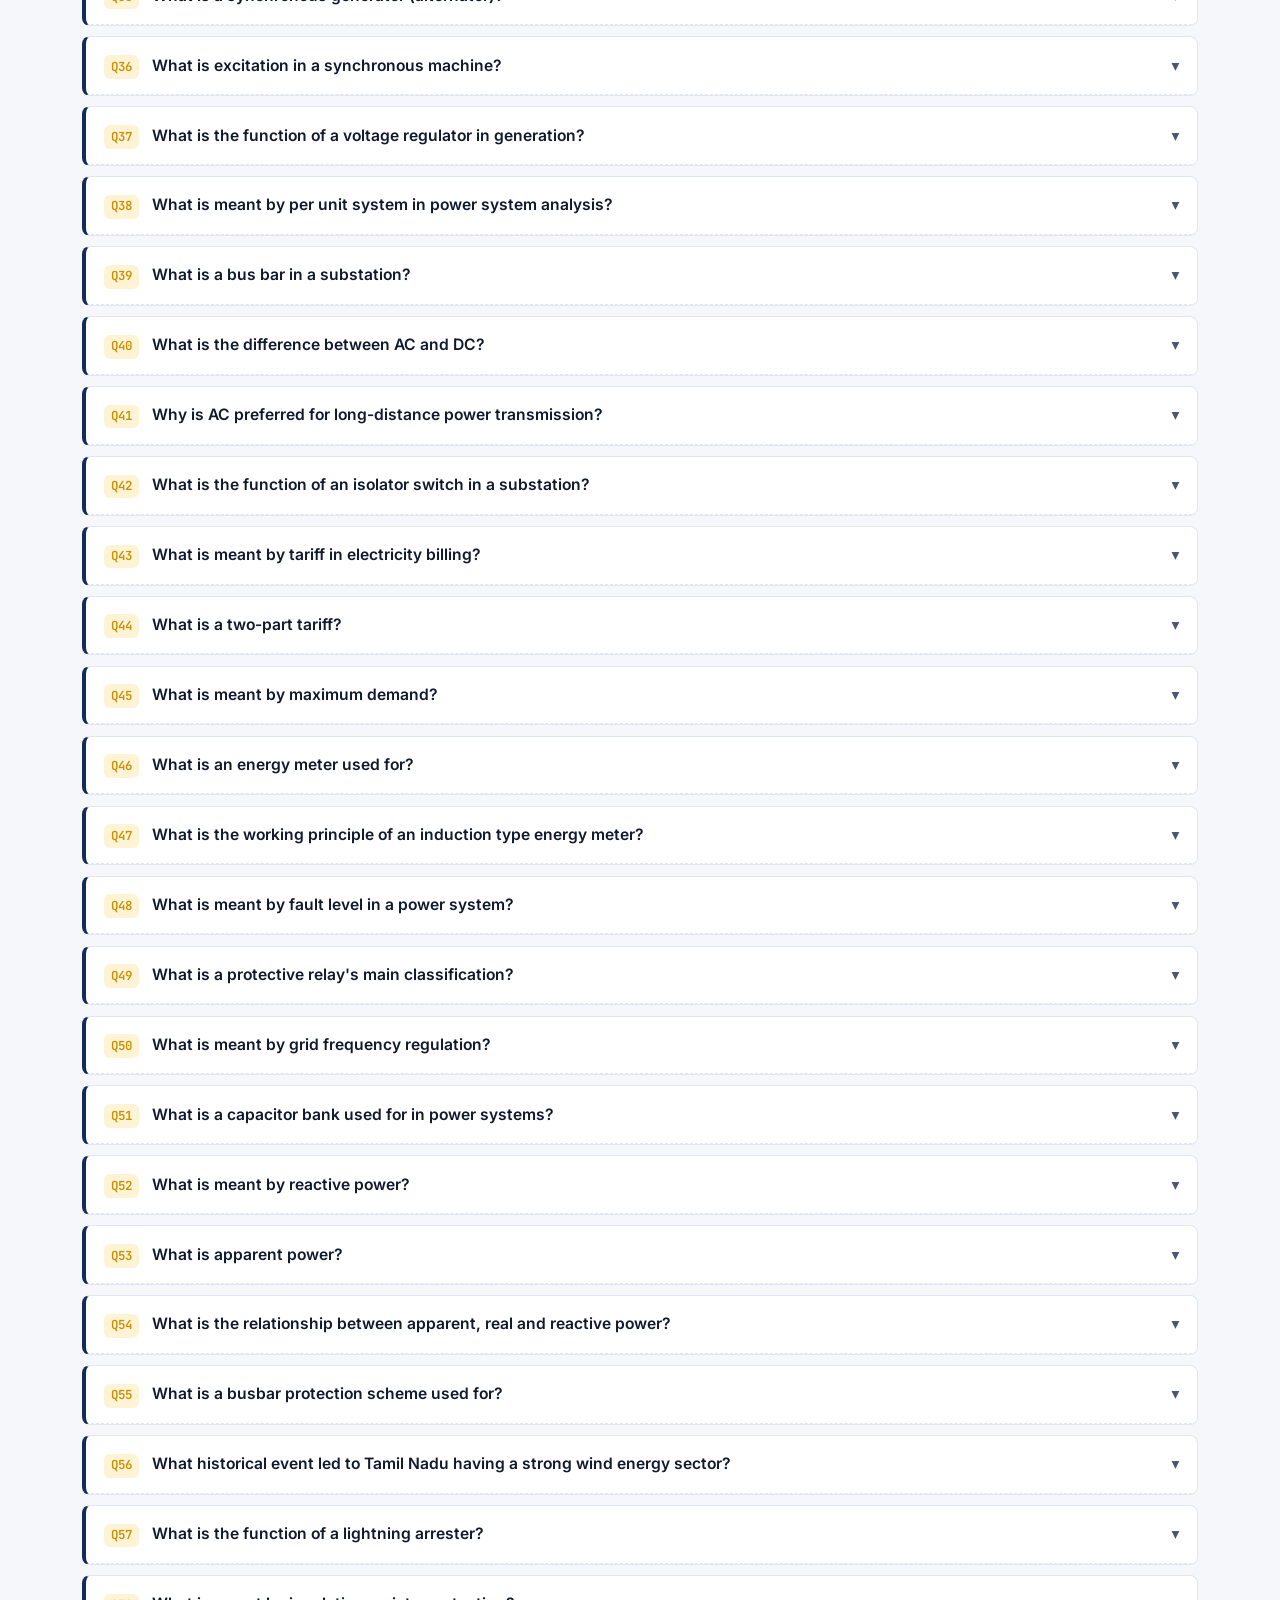
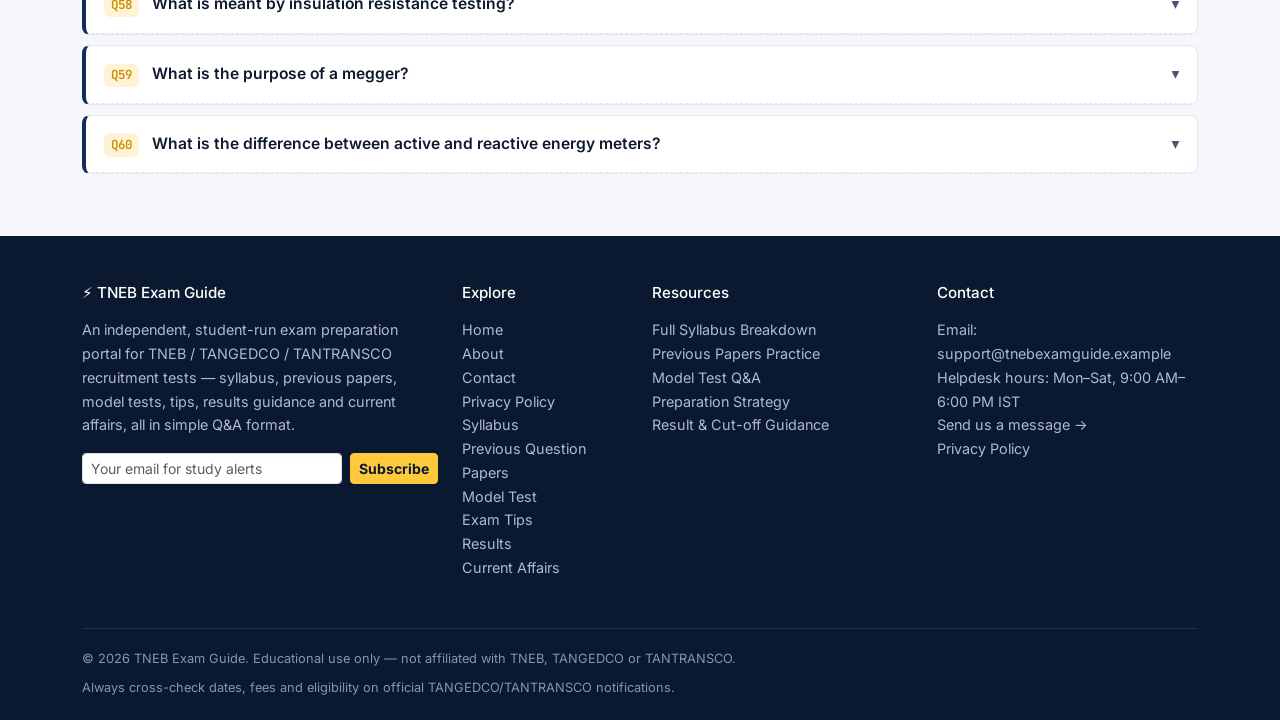
<file: previous-papers.html>
<!DOCTYPE html>
<html lang="en">
<head>
<meta charset="UTF-8">
<meta name="viewport" content="width=device-width, initial-scale=1.0">
<title>Previous Question Papers | TNEB Exam Guide</title>
<meta name="description" content="Previous-paper style TNEB exam questions and answers covering electrical engineering fundamentals, power systems and more.">
<meta name="keywords" content="TNEB exam, TANGEDCO, TANTRANSCO, TNEB syllabus, TNEB previous papers, TNEB model test, TNEB results, Tamil Nadu Electricity Board exam guide">
<meta name="author" content="TNEB Exam Guide">
<meta name="robots" content="index, follow">
<meta property="og:title" content="Previous Question Papers | TNEB Exam Guide">
<meta property="og:description" content="Previous-paper style TNEB exam questions and answers covering electrical engineering fundamentals, power systems and more.">
<meta property="og:type" content="website">
<link rel="icon" href="data:image/svg+xml,<svg xmlns=%22http://www.w3.org/2000/svg%22 viewBox=%220 0 100 100%22><rect width=%22100%22 height=%22100%22 rx=%2220%22 fill=%22%230d2145%22/><text x=%2250%22 y=%2266%22 font-size=%2255%22 text-anchor=%22middle%22 fill=%22%23ffc93c%22 font-family=%22monospace%22>T</text></svg>">
<link rel="preconnect" href="https://fonts.googleapis.com">
<link href="https://fonts.googleapis.com/css2?family=Poppins:wght@500;600;700;800&family=Inter:wght@400;500;600&family=JetBrains+Mono:wght@500;700&display=swap" rel="stylesheet">
<link href="https://cdn.jsdelivr.net/npm/bootstrap@5.3.3/dist/css/bootstrap.min.css" rel="stylesheet">
<link href="css/style.css" rel="stylesheet">
  <!-- Monetag Link -->
  <script src="https://quge5.com/88/tag.min.js" data-zone="255877" async data-cfasync="false"></script>
  
  <!-- Google Search Console -->
  <meta name="google-site-verification" content="H7gB5AGytu3hASQ3pwpH16zcMU7SUrdKjeU1gX_VIaM" />

  <!-- Google Ads Sense -->
  <script async src="https://pagead2.googlesyndication.com/pagead/js/adsbygoogle.js?client=ca-pub-1684242835147633"
     crossorigin="anonymous"></script>
  <meta name="google-adsense-account" content="ca-pub-1684242835147633">
</head>
<body>
<a class="skip-link" href="#main">Skip to main content</a>
<div class="top-strip">
  <div class="container d-flex justify-content-between flex-wrap gap-1">
    <span><span class="bolt">⚡</span> TNEB / TANGEDCO / TANTRANSCO Exam Preparation Portal — Guide, Practice &amp; Current Affairs</span>
    <span class="d-none d-md-inline">Unofficial student resource &middot; <a href="contact.html">Need help?</a></span>
  </div>
</div>
<nav class="navbar navbar-expand-lg navbar-tneb sticky-top" aria-label="Main navigation">
  <div class="container">
    <a class="navbar-brand" href="index.html">
      <span class="brand-mark">TN</span>
      <span>TNEB Exam Guide<small>Study &middot; Practice &middot; Succeed</small></span>
    </a>
    <button class="navbar-toggler" type="button" data-bs-toggle="collapse" data-bs-target="#mainNav" aria-controls="mainNav" aria-expanded="false" aria-label="Toggle navigation">
      <span class="navbar-toggler-icon"></span>
    </button>
    <div class="collapse navbar-collapse" id="mainNav">
      <ul class="navbar-nav ms-auto flex-wrap">
        <li class="nav-item"><a class="nav-link" href="index.html">Home</a></li>
<li class="nav-item"><a class="nav-link" href="about.html">About</a></li>
<li class="nav-item"><a class="nav-link" href="contact.html">Contact</a></li>
<li class="nav-item"><a class="nav-link" href="privacy-policy.html">Privacy Policy</a></li>
<li class="nav-item"><a class="nav-link" href="syllabus.html">Syllabus</a></li>
<li class="nav-item"><a class="nav-link active" href="previous-papers.html">Previous Question Papers</a></li>
<li class="nav-item"><a class="nav-link" href="model-test.html">Model Test</a></li>
<li class="nav-item"><a class="nav-link" href="exam-tips.html">Exam Tips</a></li>
<li class="nav-item"><a class="nav-link" href="results.html">Results</a></li>
<li class="nav-item"><a class="nav-link" href="current-affairs.html">Current Affairs</a></li>

      </ul>
    </div>
  </div>
</nav>
<header class="page-header">
  <div class="container">
    <div class="crumb mb-2"><a href="index.html">Home</a> / Previous Question Papers</div>
    <div class="eyebrow">LEARN THE PATTERN</div>
    <h1>Previous Question Papers</h1>
    <p class="lead mt-2" style="color:#c9d4ec;max-width:700px;">Practice with 60+ questions written in the style of past TNEB technical papers, mainly covering core Electrical Engineering fundamentals.</p>
  </div>
</header>
<svg class="circuit-divider" viewBox="0 0 1200 26" preserveAspectRatio="none" aria-hidden="true">
<path class="wire" d="M0 13 H480 L520 4 L560 22 L600 13 H1200"/>
<circle class="node" cx="480" cy="13" r="4"/>
<circle class="node" cx="600" cy="13" r="4"/>
<circle class="node" cx="140" cy="13" r="3"/>
<circle class="node" cx="1040" cy="13" r="3"/>
</svg>

<section class="section">
  <div class="container">
    <div class="info-box mb-4">
      <p class="mb-0" style="color:var(--ink-soft)">These questions are written to reflect commonly tested previous-paper topics and difficulty. They are original practice questions inspired by recurring themes, not verbatim reproductions of any specific official paper.</p>
    </div>
<div class="section-title">
  <span class="tag">60+ Q&A</span>
  <h2 class="m-0">Previous-Paper Style Questions — Q&A</h2>
</div>
<p class="section-sub">60+ questions and answers, written in simple language. Type below to filter instantly, or use expand/collapse.</p>
<div class="qa-toolbar">
  <input type="search" data-qa-search="papersQA" placeholder="Search within these 60 questions... e.g. eligibility, Ohm's law, cut-off">
  <span class="qa-count" data-qa-count="papersQA">60 / 60 questions</span>
  <button class="btn btn-sm btn-outline-navy" data-qa-expand="papersQA" type="button">Expand all</button>
  <button class="btn btn-sm btn-outline-navy" data-qa-collapse="papersQA" type="button">Collapse all</button>
</div>
<div class="qa-list" id="papersQA">
<div class="qa-item">
  <button class="qa-q" aria-expanded="false">
    <span class="qnum">Q01</span>
    <span>What is the SI unit of electrical resistance?</span>
    <span class="chev">▾</span>
  </button>
  <div class="qa-a"><p><span class="a-tag">ANS</span>The SI unit of electrical resistance is the ohm, represented by the symbol omega.</p></div>
</div>
<div class="qa-item">
  <button class="qa-q" aria-expanded="false">
    <span class="qnum">Q02</span>
    <span>State Ohm's law.</span>
    <span class="chev">▾</span>
  </button>
  <div class="qa-a"><p><span class="a-tag">ANS</span>Ohm's law states that current through a conductor is directly proportional to the voltage across it, provided temperature remains constant: V = IR.</p></div>
</div>
<div class="qa-item">
  <button class="qa-q" aria-expanded="false">
    <span class="qnum">Q03</span>
    <span>What is the formula for electrical power?</span>
    <span class="chev">▾</span>
  </button>
  <div class="qa-a"><p><span class="a-tag">ANS</span>Electrical power P equals voltage multiplied by current, P = VI, and can also be expressed as I squared R or V squared divided by R.</p></div>
</div>
<div class="qa-item">
  <button class="qa-q" aria-expanded="false">
    <span class="qnum">Q04</span>
    <span>What is Kirchhoff's Current Law (KCL)?</span>
    <span class="chev">▾</span>
  </button>
  <div class="qa-a"><p><span class="a-tag">ANS</span>KCL states that the total current entering a junction equals the total current leaving that junction, based on conservation of charge.</p></div>
</div>
<div class="qa-item">
  <button class="qa-q" aria-expanded="false">
    <span class="qnum">Q05</span>
    <span>What is Kirchhoff's Voltage Law (KVL)?</span>
    <span class="chev">▾</span>
  </button>
  <div class="qa-a"><p><span class="a-tag">ANS</span>KVL states that the sum of all voltage drops around any closed loop in a circuit equals zero, based on conservation of energy.</p></div>
</div>
<div class="qa-item">
  <button class="qa-q" aria-expanded="false">
    <span class="qnum">Q06</span>
    <span>What is the unit of electrical energy used for billing?</span>
    <span class="chev">▾</span>
  </button>
  <div class="qa-a"><p><span class="a-tag">ANS</span>Electrical energy for billing purposes is measured in kilowatt-hour (kWh), commonly called a unit of electricity.</p></div>
</div>
<div class="qa-item">
  <button class="qa-q" aria-expanded="false">
    <span class="qnum">Q07</span>
    <span>What is the working principle of a transformer?</span>
    <span class="chev">▾</span>
  </button>
  <div class="qa-a"><p><span class="a-tag">ANS</span>A transformer works on the principle of mutual electromagnetic induction, transferring energy between coils through a changing magnetic flux.</p></div>
</div>
<div class="qa-item">
  <button class="qa-q" aria-expanded="false">
    <span class="qnum">Q08</span>
    <span>What does the turns ratio of a transformer represent?</span>
    <span class="chev">▾</span>
  </button>
  <div class="qa-a"><p><span class="a-tag">ANS</span>The turns ratio represents the ratio of primary to secondary winding turns, which determines the voltage step-up or step-down factor.</p></div>
</div>
<div class="qa-item">
  <button class="qa-q" aria-expanded="false">
    <span class="qnum">Q09</span>
    <span>What is slip in an induction motor?</span>
    <span class="chev">▾</span>
  </button>
  <div class="qa-a"><p><span class="a-tag">ANS</span>Slip is the difference between synchronous speed and rotor speed, expressed as a percentage of synchronous speed.</p></div>
</div>
<div class="qa-item">
  <button class="qa-q" aria-expanded="false">
    <span class="qnum">Q10</span>
    <span>What is the synchronous speed formula for an induction motor?</span>
    <span class="chev">▾</span>
  </button>
  <div class="qa-a"><p><span class="a-tag">ANS</span>Synchronous speed Ns equals 120 times the supply frequency divided by the number of poles (Ns = 120f/P).</p></div>
</div>
<div class="qa-item">
  <button class="qa-q" aria-expanded="false">
    <span class="qnum">Q11</span>
    <span>Name the two main types of DC generators based on excitation.</span>
    <span class="chev">▾</span>
  </button>
  <div class="qa-a"><p><span class="a-tag">ANS</span>DC generators are classified as separately excited and self-excited, with self-excited further divided into shunt, series and compound types.</p></div>
</div>
<div class="qa-item">
  <button class="qa-q" aria-expanded="false">
    <span class="qnum">Q12</span>
    <span>What is the function of a commutator in a DC machine?</span>
    <span class="chev">▾</span>
  </button>
  <div class="qa-a"><p><span class="a-tag">ANS</span>The commutator converts alternating current generated in the armature into direct current output, acting as a mechanical rectifier.</p></div>
</div>
<div class="qa-item">
  <button class="qa-q" aria-expanded="false">
    <span class="qnum">Q13</span>
    <span>What is power factor?</span>
    <span class="chev">▾</span>
  </button>
  <div class="qa-a"><p><span class="a-tag">ANS</span>Power factor is the cosine of the phase angle between voltage and current, indicating how effectively electrical power is being used.</p></div>
</div>
<div class="qa-item">
  <button class="qa-q" aria-expanded="false">
    <span class="qnum">Q14</span>
    <span>Why is a low power factor undesirable?</span>
    <span class="chev">▾</span>
  </button>
  <div class="qa-a"><p><span class="a-tag">ANS</span>A low power factor increases current for the same real power delivered, causing higher losses and requiring larger conductors and equipment.</p></div>
</div>
<div class="qa-item">
  <button class="qa-q" aria-expanded="false">
    <span class="qnum">Q15</span>
    <span>What is the purpose of a circuit breaker?</span>
    <span class="chev">▾</span>
  </button>
  <div class="qa-a"><p><span class="a-tag">ANS</span>A circuit breaker automatically interrupts current flow during fault conditions to protect equipment and prevent electrical hazards.</p></div>
</div>
<div class="qa-item">
  <button class="qa-q" aria-expanded="false">
    <span class="qnum">Q16</span>
    <span>What is the difference between a fuse and a circuit breaker?</span>
    <span class="chev">▾</span>
  </button>
  <div class="qa-a"><p><span class="a-tag">ANS</span>A fuse melts and must be replaced after operating, while a circuit breaker can be reset and reused after tripping.</p></div>
</div>
<div class="qa-item">
  <button class="qa-q" aria-expanded="false">
    <span class="qnum">Q17</span>
    <span>What is earthing (grounding) used for in electrical systems?</span>
    <span class="chev">▾</span>
  </button>
  <div class="qa-a"><p><span class="a-tag">ANS</span>Earthing provides a safe path for fault current to flow into the ground, protecting equipment and people from electric shock.</p></div>
</div>
<div class="qa-item">
  <button class="qa-q" aria-expanded="false">
    <span class="qnum">Q18</span>
    <span>What is the standard frequency of AC supply in India?</span>
    <span class="chev">▾</span>
  </button>
  <div class="qa-a"><p><span class="a-tag">ANS</span>The standard AC supply frequency in India is 50 Hertz.</p></div>
</div>
<div class="qa-item">
  <button class="qa-q" aria-expanded="false">
    <span class="qnum">Q19</span>
    <span>What is meant by three-phase supply?</span>
    <span class="chev">▾</span>
  </button>
  <div class="qa-a"><p><span class="a-tag">ANS</span>Three-phase supply consists of three alternating currents of the same frequency, offset by 120 degrees, commonly used for industrial power transmission.</p></div>
</div>
<div class="qa-item">
  <button class="qa-q" aria-expanded="false">
    <span class="qnum">Q20</span>
    <span>What is the advantage of three-phase over single-phase supply?</span>
    <span class="chev">▾</span>
  </button>
  <div class="qa-a"><p><span class="a-tag">ANS</span>Three-phase supply delivers more power with smaller conductors, provides constant power flow, and is more efficient for large industrial loads.</p></div>
</div>
<div class="qa-item">
  <button class="qa-q" aria-expanded="false">
    <span class="qnum">Q21</span>
    <span>What does HT and LT stand for in power distribution?</span>
    <span class="chev">▾</span>
  </button>
  <div class="qa-a"><p><span class="a-tag">ANS</span>HT stands for High Tension (high voltage) and LT stands for Low Tension (low voltage) supply categories.</p></div>
</div>
<div class="qa-item">
  <button class="qa-q" aria-expanded="false">
    <span class="qnum">Q22</span>
    <span>What is a distribution transformer's typical role?</span>
    <span class="chev">▾</span>
  </button>
  <div class="qa-a"><p><span class="a-tag">ANS</span>It steps down high voltage from the distribution feeder to a lower voltage suitable for direct consumer use.</p></div>
</div>
<div class="qa-item">
  <button class="qa-q" aria-expanded="false">
    <span class="qnum">Q23</span>
    <span>What is meant by transmission losses?</span>
    <span class="chev">▾</span>
  </button>
  <div class="qa-a"><p><span class="a-tag">ANS</span>Transmission losses refer to the electrical energy lost as heat while power travels through transmission lines, mainly due to conductor resistance.</p></div>
</div>
<div class="qa-item">
  <button class="qa-q" aria-expanded="false">
    <span class="qnum">Q24</span>
    <span>Why is electricity transmitted at high voltage over long distances?</span>
    <span class="chev">▾</span>
  </button>
  <div class="qa-a"><p><span class="a-tag">ANS</span>Transmitting at high voltage reduces current for a given power level, which significantly lowers resistive losses (I squared R losses) in the lines.</p></div>
</div>
<div class="qa-item">
  <button class="qa-q" aria-expanded="false">
    <span class="qnum">Q25</span>
    <span>What is a step-up transformer used for?</span>
    <span class="chev">▾</span>
  </button>
  <div class="qa-a"><p><span class="a-tag">ANS</span>A step-up transformer increases voltage from the generating station level to a higher transmission voltage to minimise transmission losses.</p></div>
</div>
<div class="qa-item">
  <button class="qa-q" aria-expanded="false">
    <span class="qnum">Q26</span>
    <span>What is a step-down transformer used for?</span>
    <span class="chev">▾</span>
  </button>
  <div class="qa-a"><p><span class="a-tag">ANS</span>A step-down transformer reduces high transmission voltage to a safer level suitable for distribution and end-user consumption.</p></div>
</div>
<div class="qa-item">
  <button class="qa-q" aria-expanded="false">
    <span class="qnum">Q27</span>
    <span>What is the function of a relay in a power system?</span>
    <span class="chev">▾</span>
  </button>
  <div class="qa-a"><p><span class="a-tag">ANS</span>A relay detects abnormal conditions like faults and signals circuit breakers to isolate the affected section of the network.</p></div>
</div>
<div class="qa-item">
  <button class="qa-q" aria-expanded="false">
    <span class="qnum">Q28</span>
    <span>What is meant by short circuit fault?</span>
    <span class="chev">▾</span>
  </button>
  <div class="qa-a"><p><span class="a-tag">ANS</span>A short circuit fault occurs when a low-resistance path forms unintentionally between conductors, causing very high current flow.</p></div>
</div>
<div class="qa-item">
  <button class="qa-q" aria-expanded="false">
    <span class="qnum">Q29</span>
    <span>What is an open circuit fault?</span>
    <span class="chev">▾</span>
  </button>
  <div class="qa-a"><p><span class="a-tag">ANS</span>An open circuit fault occurs when a break in the conducting path stops current flow entirely through that path.</p></div>
</div>
<div class="qa-item">
  <button class="qa-q" aria-expanded="false">
    <span class="qnum">Q30</span>
    <span>What is the function of an insulator in a transmission line?</span>
    <span class="chev">▾</span>
  </button>
  <div class="qa-a"><p><span class="a-tag">ANS</span>Insulators support conductors on towers while preventing current leakage to the grounded tower structure.</p></div>
</div>
<div class="qa-item">
  <button class="qa-q" aria-expanded="false">
    <span class="qnum">Q31</span>
    <span>What is corona effect in transmission lines?</span>
    <span class="chev">▾</span>
  </button>
  <div class="qa-a"><p><span class="a-tag">ANS</span>Corona effect is the ionisation of air around a high-voltage conductor causing a faint glow and associated power loss, especially in humid conditions.</p></div>
</div>
<div class="qa-item">
  <button class="qa-q" aria-expanded="false">
    <span class="qnum">Q32</span>
    <span>What is meant by load factor?</span>
    <span class="chev">▾</span>
  </button>
  <div class="qa-a"><p><span class="a-tag">ANS</span>Load factor is the ratio of average load to maximum demand over a specific period, indicating how efficiently capacity is utilised.</p></div>
</div>
<div class="qa-item">
  <button class="qa-q" aria-expanded="false">
    <span class="qnum">Q33</span>
    <span>What is meant by demand factor?</span>
    <span class="chev">▾</span>
  </button>
  <div class="qa-a"><p><span class="a-tag">ANS</span>Demand factor is the ratio of maximum demand to total connected load, showing how much of the installed capacity is actually used at peak.</p></div>
</div>
<div class="qa-item">
  <button class="qa-q" aria-expanded="false">
    <span class="qnum">Q34</span>
    <span>What is meant by diversity factor?</span>
    <span class="chev">▾</span>
  </button>
  <div class="qa-a"><p><span class="a-tag">ANS</span>Diversity factor is the ratio of the sum of individual maximum demands to the coincident maximum demand of the whole system.</p></div>
</div>
<div class="qa-item">
  <button class="qa-q" aria-expanded="false">
    <span class="qnum">Q35</span>
    <span>What is a synchronous generator (alternator)?</span>
    <span class="chev">▾</span>
  </button>
  <div class="qa-a"><p><span class="a-tag">ANS</span>A synchronous generator converts mechanical energy into AC electrical energy, running at a speed synchronised with the supply frequency and pole count.</p></div>
</div>
<div class="qa-item">
  <button class="qa-q" aria-expanded="false">
    <span class="qnum">Q36</span>
    <span>What is excitation in a synchronous machine?</span>
    <span class="chev">▾</span>
  </button>
  <div class="qa-a"><p><span class="a-tag">ANS</span>Excitation refers to supplying DC current to the rotor field winding to create the magnetic field needed for voltage generation.</p></div>
</div>
<div class="qa-item">
  <button class="qa-q" aria-expanded="false">
    <span class="qnum">Q37</span>
    <span>What is the function of a voltage regulator in generation?</span>
    <span class="chev">▾</span>
  </button>
  <div class="qa-a"><p><span class="a-tag">ANS</span>A voltage regulator maintains the generator's output voltage at a set level despite variations in load.</p></div>
</div>
<div class="qa-item">
  <button class="qa-q" aria-expanded="false">
    <span class="qnum">Q38</span>
    <span>What is meant by per unit system in power system analysis?</span>
    <span class="chev">▾</span>
  </button>
  <div class="qa-a"><p><span class="a-tag">ANS</span>The per unit system expresses electrical quantities as fractions of chosen base values, simplifying calculations across different voltage levels.</p></div>
</div>
<div class="qa-item">
  <button class="qa-q" aria-expanded="false">
    <span class="qnum">Q39</span>
    <span>What is a bus bar in a substation?</span>
    <span class="chev">▾</span>
  </button>
  <div class="qa-a"><p><span class="a-tag">ANS</span>A bus bar is a common conducting point where multiple incoming and outgoing circuits connect within a substation.</p></div>
</div>
<div class="qa-item">
  <button class="qa-q" aria-expanded="false">
    <span class="qnum">Q40</span>
    <span>What is the difference between AC and DC?</span>
    <span class="chev">▾</span>
  </button>
  <div class="qa-a"><p><span class="a-tag">ANS</span>AC (alternating current) periodically reverses direction, while DC (direct current) flows in a single constant direction.</p></div>
</div>
<div class="qa-item">
  <button class="qa-q" aria-expanded="false">
    <span class="qnum">Q41</span>
    <span>Why is AC preferred for long-distance power transmission?</span>
    <span class="chev">▾</span>
  </button>
  <div class="qa-a"><p><span class="a-tag">ANS</span>AC can be easily stepped up or down using transformers, making it more efficient for transmitting power over long distances.</p></div>
</div>
<div class="qa-item">
  <button class="qa-q" aria-expanded="false">
    <span class="qnum">Q42</span>
    <span>What is the function of an isolator switch in a substation?</span>
    <span class="chev">▾</span>
  </button>
  <div class="qa-a"><p><span class="a-tag">ANS</span>An isolator provides visible physical disconnection of a circuit for maintenance, but should only be operated when no load current is flowing.</p></div>
</div>
<div class="qa-item">
  <button class="qa-q" aria-expanded="false">
    <span class="qnum">Q43</span>
    <span>What is meant by tariff in electricity billing?</span>
    <span class="chev">▾</span>
  </button>
  <div class="qa-a"><p><span class="a-tag">ANS</span>Tariff refers to the rate structure used to calculate the amount consumers pay based on their electricity consumption category and usage.</p></div>
</div>
<div class="qa-item">
  <button class="qa-q" aria-expanded="false">
    <span class="qnum">Q44</span>
    <span>What is a two-part tariff?</span>
    <span class="chev">▾</span>
  </button>
  <div class="qa-a"><p><span class="a-tag">ANS</span>A two-part tariff includes a fixed charge based on maximum demand or connected load, plus a variable charge based on actual energy consumed.</p></div>
</div>
<div class="qa-item">
  <button class="qa-q" aria-expanded="false">
    <span class="qnum">Q45</span>
    <span>What is meant by maximum demand?</span>
    <span class="chev">▾</span>
  </button>
  <div class="qa-a"><p><span class="a-tag">ANS</span>Maximum demand is the highest average power demand recorded over a specified short interval during a billing period.</p></div>
</div>
<div class="qa-item">
  <button class="qa-q" aria-expanded="false">
    <span class="qnum">Q46</span>
    <span>What is an energy meter used for?</span>
    <span class="chev">▾</span>
  </button>
  <div class="qa-a"><p><span class="a-tag">ANS</span>An energy meter records the total electrical energy consumed by a connection over time, typically in kilowatt-hours.</p></div>
</div>
<div class="qa-item">
  <button class="qa-q" aria-expanded="false">
    <span class="qnum">Q47</span>
    <span>What is the working principle of an induction type energy meter?</span>
    <span class="chev">▾</span>
  </button>
  <div class="qa-a"><p><span class="a-tag">ANS</span>It uses the interaction between alternating magnetic fluxes and induced eddy currents in an aluminium disc, causing it to rotate proportional to energy consumed.</p></div>
</div>
<div class="qa-item">
  <button class="qa-q" aria-expanded="false">
    <span class="qnum">Q48</span>
    <span>What is meant by fault level in a power system?</span>
    <span class="chev">▾</span>
  </button>
  <div class="qa-a"><p><span class="a-tag">ANS</span>Fault level indicates the maximum short-circuit current that could flow at a given point, used to size protective equipment adequately.</p></div>
</div>
<div class="qa-item">
  <button class="qa-q" aria-expanded="false">
    <span class="qnum">Q49</span>
    <span>What is a protective relay's main classification?</span>
    <span class="chev">▾</span>
  </button>
  <div class="qa-a"><p><span class="a-tag">ANS</span>Protective relays are broadly classified as electromechanical, static, and numerical (digital) relays based on their operating technology.</p></div>
</div>
<div class="qa-item">
  <button class="qa-q" aria-expanded="false">
    <span class="qnum">Q50</span>
    <span>What is meant by grid frequency regulation?</span>
    <span class="chev">▾</span>
  </button>
  <div class="qa-a"><p><span class="a-tag">ANS</span>Grid frequency regulation balances generation and demand in real time to keep system frequency close to its nominal value, such as 50 Hz.</p></div>
</div>
<div class="qa-item">
  <button class="qa-q" aria-expanded="false">
    <span class="qnum">Q51</span>
    <span>What is a capacitor bank used for in power systems?</span>
    <span class="chev">▾</span>
  </button>
  <div class="qa-a"><p><span class="a-tag">ANS</span>A capacitor bank improves power factor by supplying reactive power locally, reducing losses and improving voltage stability.</p></div>
</div>
<div class="qa-item">
  <button class="qa-q" aria-expanded="false">
    <span class="qnum">Q52</span>
    <span>What is meant by reactive power?</span>
    <span class="chev">▾</span>
  </button>
  <div class="qa-a"><p><span class="a-tag">ANS</span>Reactive power is the power that oscillates between source and load without doing real work, measured in kilovolt-ampere reactive (kVAR).</p></div>
</div>
<div class="qa-item">
  <button class="qa-q" aria-expanded="false">
    <span class="qnum">Q53</span>
    <span>What is apparent power?</span>
    <span class="chev">▾</span>
  </button>
  <div class="qa-a"><p><span class="a-tag">ANS</span>Apparent power is the combination of real and reactive power, measured in kilovolt-amperes (kVA), representing total power supplied to a circuit.</p></div>
</div>
<div class="qa-item">
  <button class="qa-q" aria-expanded="false">
    <span class="qnum">Q54</span>
    <span>What is the relationship between apparent, real and reactive power?</span>
    <span class="chev">▾</span>
  </button>
  <div class="qa-a"><p><span class="a-tag">ANS</span>Apparent power squared equals the sum of real power squared and reactive power squared, forming the power triangle relationship.</p></div>
</div>
<div class="qa-item">
  <button class="qa-q" aria-expanded="false">
    <span class="qnum">Q55</span>
    <span>What is a busbar protection scheme used for?</span>
    <span class="chev">▾</span>
  </button>
  <div class="qa-a"><p><span class="a-tag">ANS</span>It quickly detects and isolates faults occurring on the busbar itself to prevent widespread outage across connected circuits.</p></div>
</div>
<div class="qa-item">
  <button class="qa-q" aria-expanded="false">
    <span class="qnum">Q56</span>
    <span>What historical event led to Tamil Nadu having a strong wind energy sector?</span>
    <span class="chev">▾</span>
  </button>
  <div class="qa-a"><p><span class="a-tag">ANS</span>Favourable wind corridors in southern Tamil Nadu districts encouraged early and sustained investment in wind turbine installations over recent decades.</p></div>
</div>
<div class="qa-item">
  <button class="qa-q" aria-expanded="false">
    <span class="qnum">Q57</span>
    <span>What is the function of a lightning arrester?</span>
    <span class="chev">▾</span>
  </button>
  <div class="qa-a"><p><span class="a-tag">ANS</span>A lightning arrester protects equipment by diverting high-voltage surges from lightning strikes safely to the ground.</p></div>
</div>
<div class="qa-item">
  <button class="qa-q" aria-expanded="false">
    <span class="qnum">Q58</span>
    <span>What is meant by insulation resistance testing?</span>
    <span class="chev">▾</span>
  </button>
  <div class="qa-a"><p><span class="a-tag">ANS</span>It measures the resistance of insulation material in cables and equipment to check for degradation and prevent leakage current risks.</p></div>
</div>
<div class="qa-item">
  <button class="qa-q" aria-expanded="false">
    <span class="qnum">Q59</span>
    <span>What is the purpose of a megger?</span>
    <span class="chev">▾</span>
  </button>
  <div class="qa-a"><p><span class="a-tag">ANS</span>A megger is an instrument used to measure high insulation resistance values, helping detect insulation faults in cables and windings.</p></div>
</div>
<div class="qa-item">
  <button class="qa-q" aria-expanded="false">
    <span class="qnum">Q60</span>
    <span>What is the difference between active and reactive energy meters?</span>
    <span class="chev">▾</span>
  </button>
  <div class="qa-a"><p><span class="a-tag">ANS</span>Active energy meters record real energy consumed (kWh) doing useful work, while reactive energy meters record reactive energy (kVARh) associated with inductive or capacitive loads.</p></div>
</div>
</div>
  </div>
</section>
<footer class="footer">
  <div class="container">
    <div class="row g-4">
      <div class="col-lg-4">
        <h5><span class="bolt">⚡</span> TNEB Exam Guide</h5>
        <p>An independent, student-run exam preparation portal for TNEB / TANGEDCO / TANTRANSCO recruitment tests — syllabus, previous papers, model tests, tips, results guidance and current affairs, all in simple Q&amp;A format.</p>
        <form class="newsletter-form d-flex gap-2 mt-3" novalidate>
          <label for="newsEmail" class="visually-hidden">Email address</label>
          <input type="email" id="newsEmail" class="form-control form-control-sm" placeholder="Your email for study alerts" required>
          <button class="btn btn-sm btn-amber" type="submit">Subscribe</button>
        </form>
        <small class="newsletter-msg d-block mt-2 d-none text-warning"></small>
      </div>
      <div class="col-lg-2 col-6">
        <h5>Explore</h5>
        <ul class="list-unstyled"><li><a href="index.html">Home</a></li>
<li><a href="about.html">About</a></li>
<li><a href="contact.html">Contact</a></li>
<li><a href="privacy-policy.html">Privacy Policy</a></li>
<li><a href="syllabus.html">Syllabus</a></li>
<li><a href="previous-papers.html">Previous Question Papers</a></li>
<li><a href="model-test.html">Model Test</a></li>
<li><a href="exam-tips.html">Exam Tips</a></li>
<li><a href="results.html">Results</a></li>
<li><a href="current-affairs.html">Current Affairs</a></li></ul>
      </div>
      <div class="col-lg-3 col-6">
        <h5>Resources</h5>
        <ul class="list-unstyled">
          <li><a href="syllabus.html">Full Syllabus Breakdown</a></li>
          <li><a href="previous-papers.html">Previous Papers Practice</a></li>
          <li><a href="model-test.html">Model Test Q&amp;A</a></li>
          <li><a href="exam-tips.html">Preparation Strategy</a></li>
          <li><a href="results.html">Result &amp; Cut-off Guidance</a></li>
        </ul>
      </div>
      <div class="col-lg-3">
        <h5>Contact</h5>
        <ul class="list-unstyled">
          <li>Email: support@tnebexamguide.example</li>
          <li>Helpdesk hours: Mon&ndash;Sat, 9:00 AM&ndash;6:00 PM IST</li>
          <li><a href="contact.html">Send us a message →</a></li>
          <li><a href="privacy-policy.html">Privacy Policy</a></li>
        </ul>
      </div>
    </div>
    <div class="bottom-bar d-flex flex-wrap justify-content-between gap-2">
      <span>&copy; 2026 TNEB Exam Guide. Educational use only &mdash; not affiliated with TNEB, TANGEDCO or TANTRANSCO.</span>
      <span>Always cross-check dates, fees and eligibility on official TANGEDCO/TANTRANSCO notifications.</span>
    </div>
  </div>
</footer>
<button class="back-to-top" aria-label="Back to top">↑</button>
<script src="https://cdn.jsdelivr.net/npm/bootstrap@5.3.3/dist/js/bootstrap.bundle.min.js"></script>
<script src="js/script.js"></script>
</body>
</html>
</file>
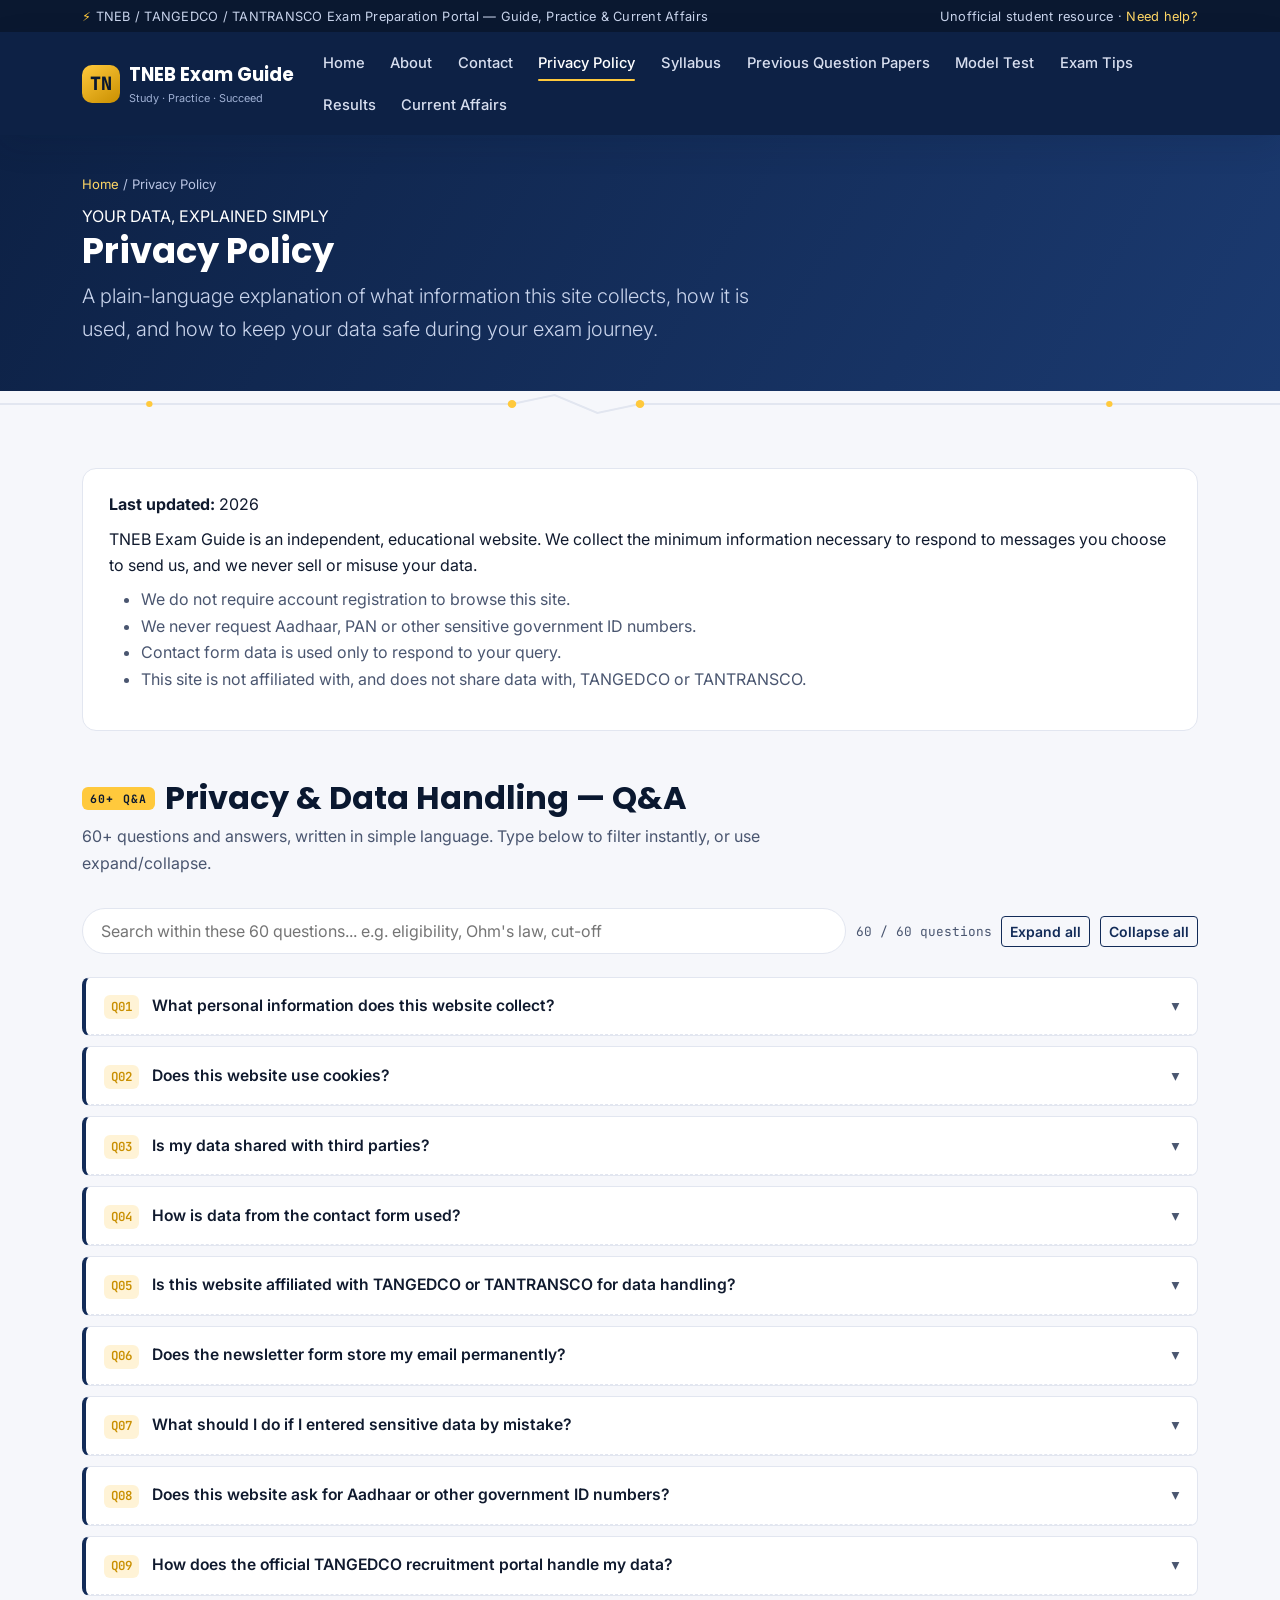
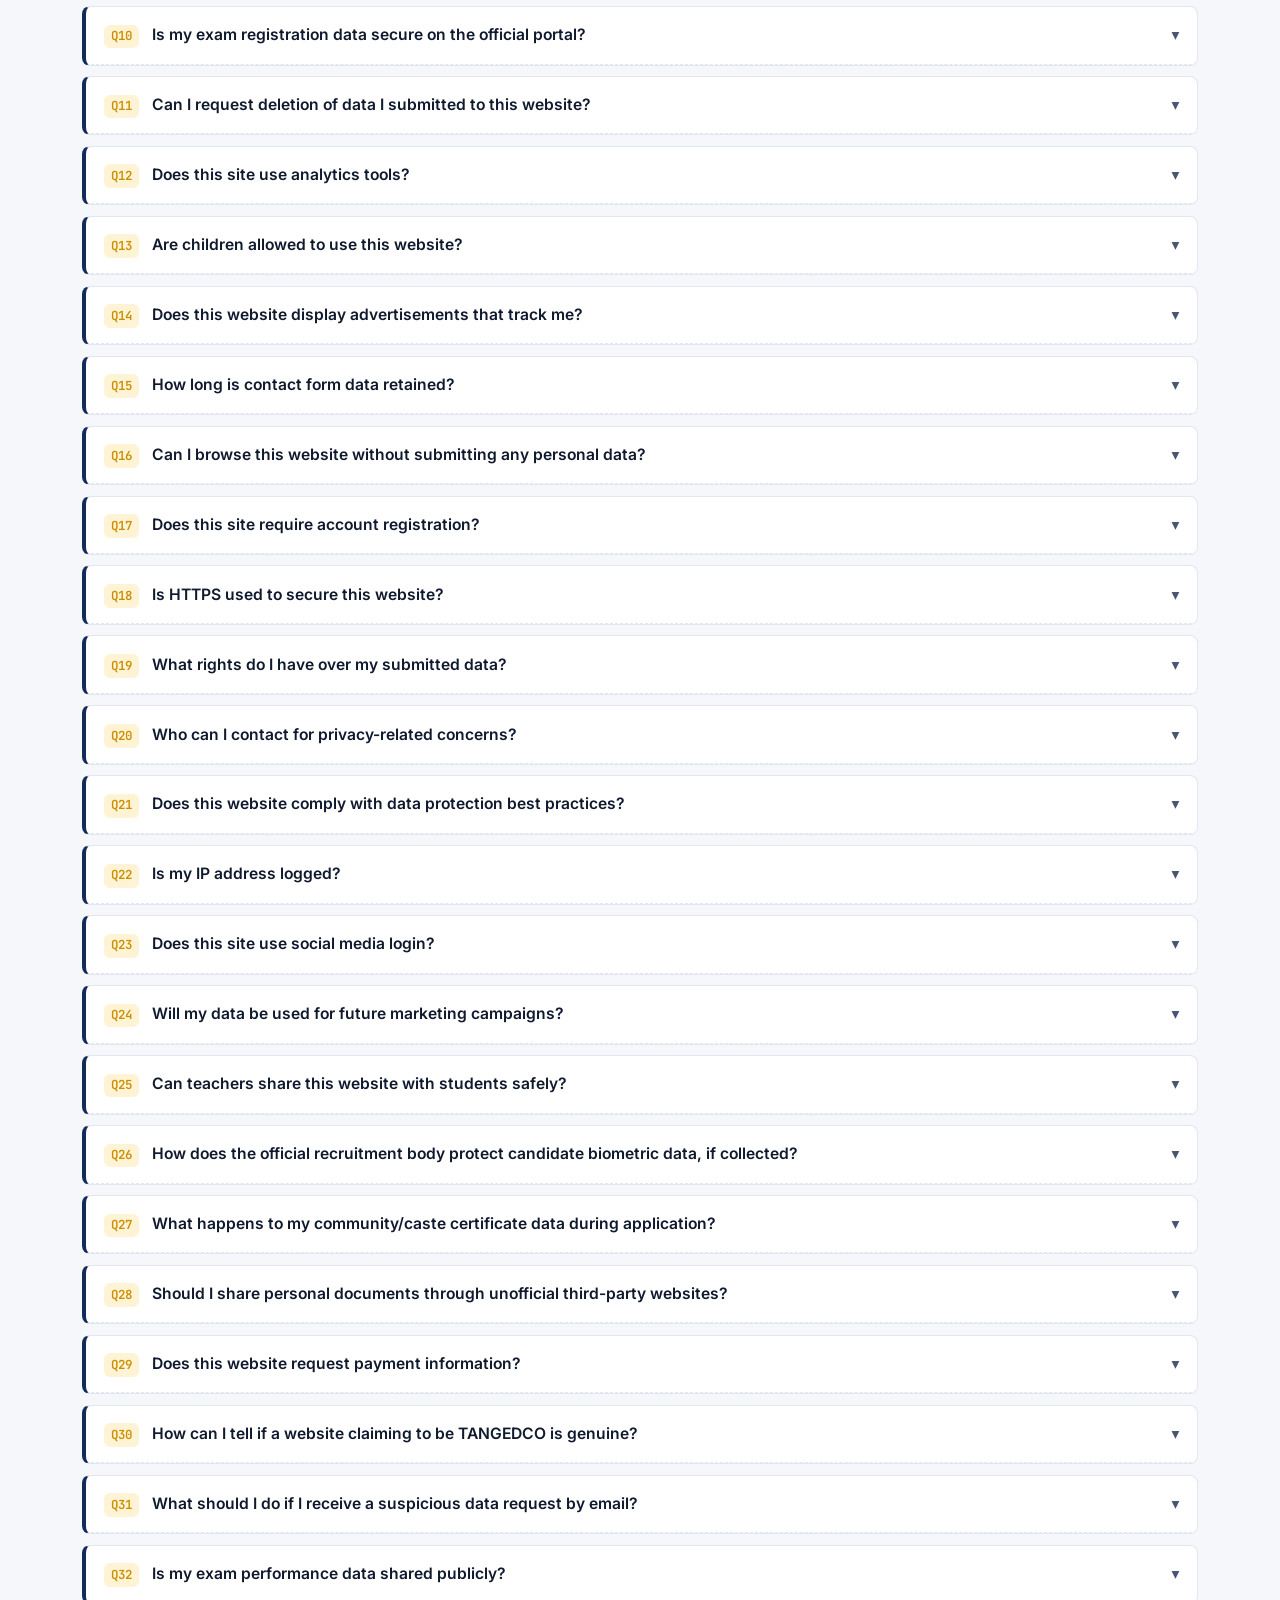
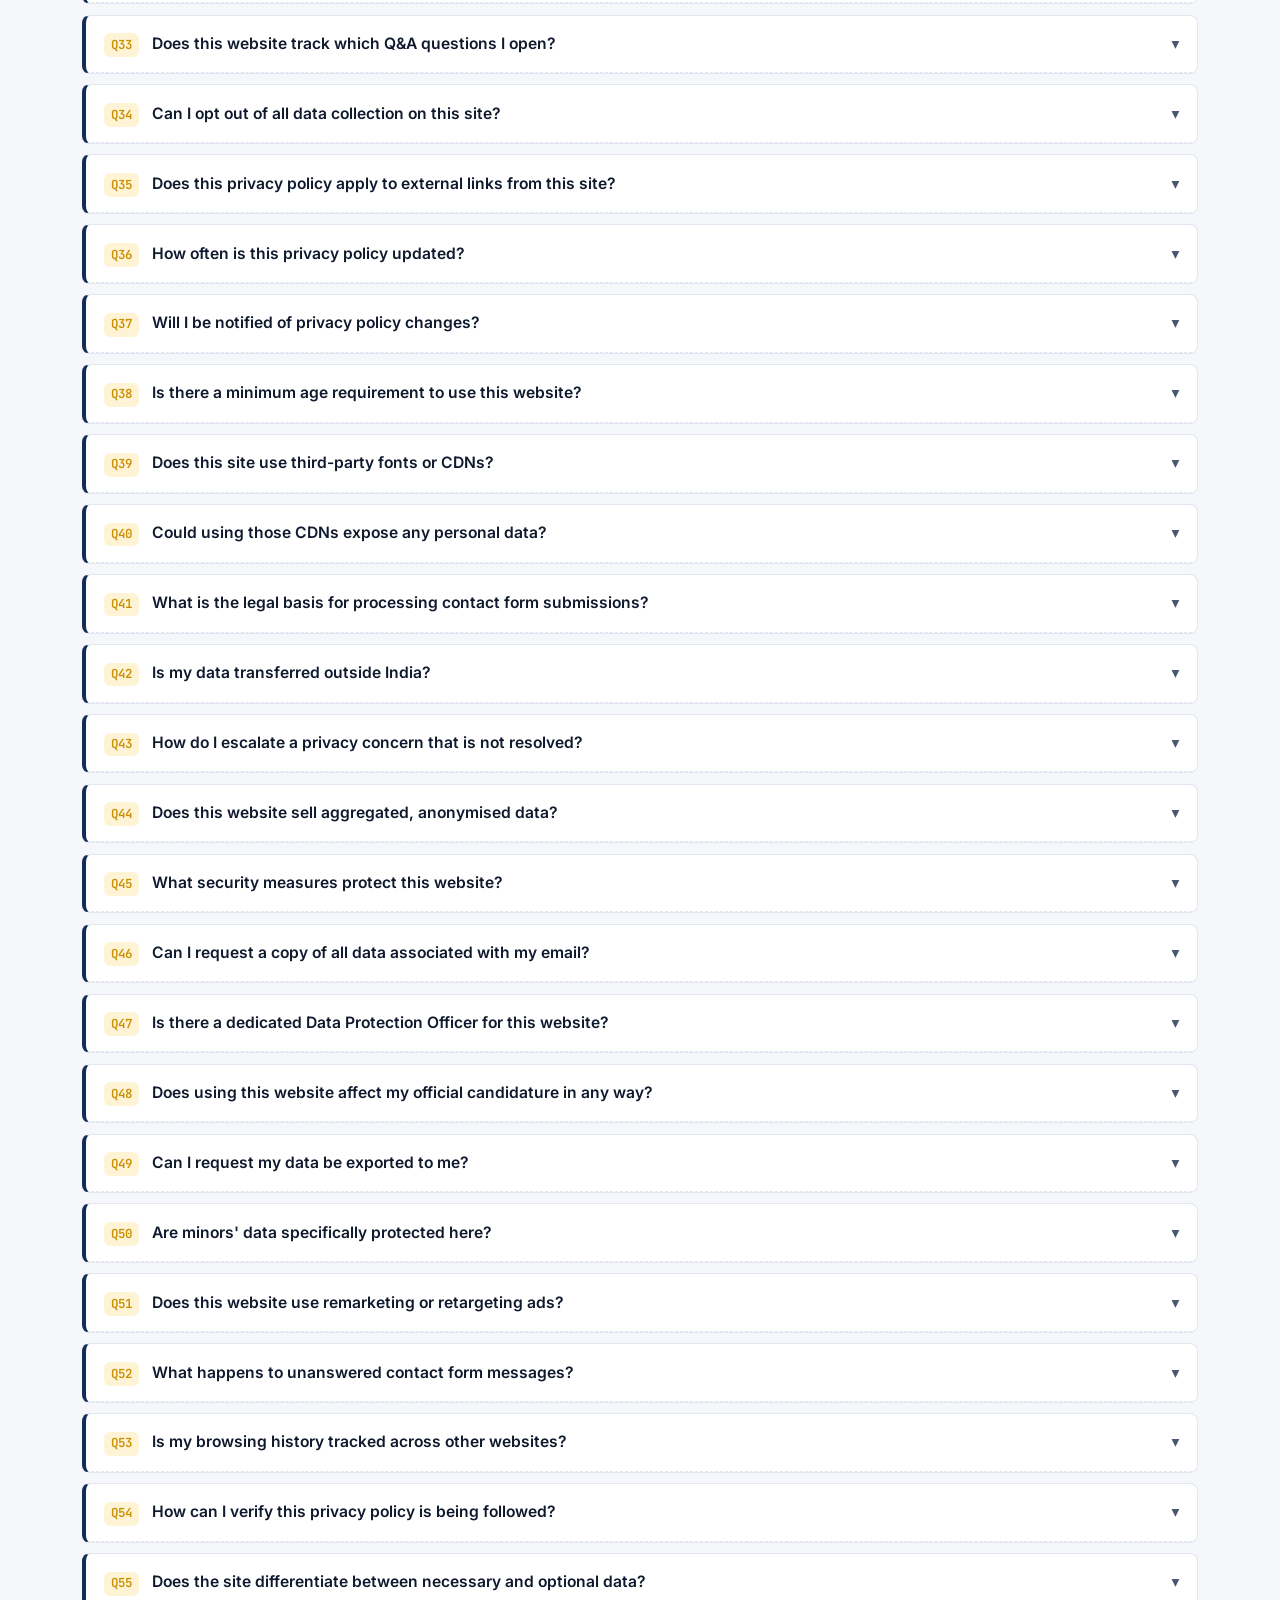
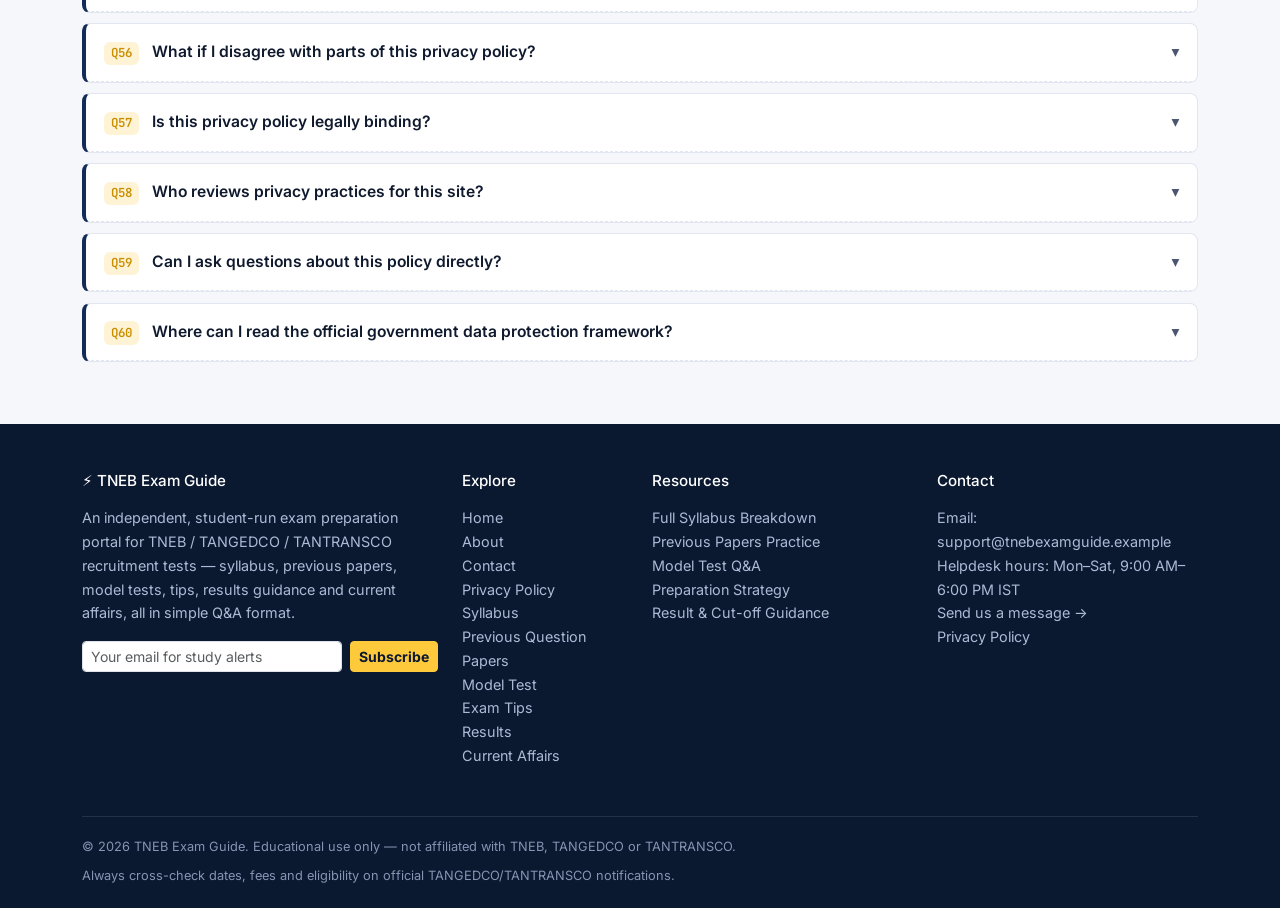
<file: privacy-policy.html>
<!DOCTYPE html>
<html lang="en">
<head>
<meta charset="UTF-8">
<meta name="viewport" content="width=device-width, initial-scale=1.0">
<title>Privacy Policy | TNEB Exam Guide</title>
<meta name="description" content="Privacy Policy for the TNEB Exam Guide website, plus 60+ Q&A on data handling and privacy for exam aspirants.">
<meta name="keywords" content="TNEB exam, TANGEDCO, TANTRANSCO, TNEB syllabus, TNEB previous papers, TNEB model test, TNEB results, Tamil Nadu Electricity Board exam guide">
<meta name="author" content="TNEB Exam Guide">
<meta name="robots" content="index, follow">
<meta property="og:title" content="Privacy Policy | TNEB Exam Guide">
<meta property="og:description" content="Privacy Policy for the TNEB Exam Guide website, plus 60+ Q&A on data handling and privacy for exam aspirants.">
<meta property="og:type" content="website">
<link rel="icon" href="data:image/svg+xml,<svg xmlns=%22http://www.w3.org/2000/svg%22 viewBox=%220 0 100 100%22><rect width=%22100%22 height=%22100%22 rx=%2220%22 fill=%22%230d2145%22/><text x=%2250%22 y=%2266%22 font-size=%2255%22 text-anchor=%22middle%22 fill=%22%23ffc93c%22 font-family=%22monospace%22>T</text></svg>">
<link rel="preconnect" href="https://fonts.googleapis.com">
<link href="https://fonts.googleapis.com/css2?family=Poppins:wght@500;600;700;800&family=Inter:wght@400;500;600&family=JetBrains+Mono:wght@500;700&display=swap" rel="stylesheet">
<link href="https://cdn.jsdelivr.net/npm/bootstrap@5.3.3/dist/css/bootstrap.min.css" rel="stylesheet">
<link href="css/style.css" rel="stylesheet">
  <!-- Monetag Link -->
  <script src="https://quge5.com/88/tag.min.js" data-zone="255877" async data-cfasync="false"></script>
  
  <!-- Google Search Console -->
  <meta name="google-site-verification" content="H7gB5AGytu3hASQ3pwpH16zcMU7SUrdKjeU1gX_VIaM" />

  <!-- Google Ads Sense -->
  <script async src="https://pagead2.googlesyndication.com/pagead/js/adsbygoogle.js?client=ca-pub-1684242835147633"
     crossorigin="anonymous"></script>
  <meta name="google-adsense-account" content="ca-pub-1684242835147633">
</head>
<body>
<a class="skip-link" href="#main">Skip to main content</a>
<div class="top-strip">
  <div class="container d-flex justify-content-between flex-wrap gap-1">
    <span><span class="bolt">⚡</span> TNEB / TANGEDCO / TANTRANSCO Exam Preparation Portal — Guide, Practice &amp; Current Affairs</span>
    <span class="d-none d-md-inline">Unofficial student resource &middot; <a href="contact.html">Need help?</a></span>
  </div>
</div>
<nav class="navbar navbar-expand-lg navbar-tneb sticky-top" aria-label="Main navigation">
  <div class="container">
    <a class="navbar-brand" href="index.html">
      <span class="brand-mark">TN</span>
      <span>TNEB Exam Guide<small>Study &middot; Practice &middot; Succeed</small></span>
    </a>
    <button class="navbar-toggler" type="button" data-bs-toggle="collapse" data-bs-target="#mainNav" aria-controls="mainNav" aria-expanded="false" aria-label="Toggle navigation">
      <span class="navbar-toggler-icon"></span>
    </button>
    <div class="collapse navbar-collapse" id="mainNav">
      <ul class="navbar-nav ms-auto flex-wrap">
        <li class="nav-item"><a class="nav-link" href="index.html">Home</a></li>
<li class="nav-item"><a class="nav-link" href="about.html">About</a></li>
<li class="nav-item"><a class="nav-link" href="contact.html">Contact</a></li>
<li class="nav-item"><a class="nav-link active" href="privacy-policy.html">Privacy Policy</a></li>
<li class="nav-item"><a class="nav-link" href="syllabus.html">Syllabus</a></li>
<li class="nav-item"><a class="nav-link" href="previous-papers.html">Previous Question Papers</a></li>
<li class="nav-item"><a class="nav-link" href="model-test.html">Model Test</a></li>
<li class="nav-item"><a class="nav-link" href="exam-tips.html">Exam Tips</a></li>
<li class="nav-item"><a class="nav-link" href="results.html">Results</a></li>
<li class="nav-item"><a class="nav-link" href="current-affairs.html">Current Affairs</a></li>

      </ul>
    </div>
  </div>
</nav>
<header class="page-header">
  <div class="container">
    <div class="crumb mb-2"><a href="index.html">Home</a> / Privacy Policy</div>
    <div class="eyebrow">YOUR DATA, EXPLAINED SIMPLY</div>
    <h1>Privacy Policy</h1>
    <p class="lead mt-2" style="color:#c9d4ec;max-width:700px;">A plain-language explanation of what information this site collects, how it is used, and how to keep your data safe during your exam journey.</p>
  </div>
</header>
<svg class="circuit-divider" viewBox="0 0 1200 26" preserveAspectRatio="none" aria-hidden="true">
<path class="wire" d="M0 13 H480 L520 4 L560 22 L600 13 H1200"/>
<circle class="node" cx="480" cy="13" r="4"/>
<circle class="node" cx="600" cy="13" r="4"/>
<circle class="node" cx="140" cy="13" r="3"/>
<circle class="node" cx="1040" cy="13" r="3"/>
</svg>

<section class="section">
  <div class="container">
    <div class="info-box mb-5">
      <p class="mb-2"><strong>Last updated:</strong> 2026</p>
      <p class="mb-2">TNEB Exam Guide is an independent, educational website. We collect the minimum information necessary to respond to messages you choose to send us, and we never sell or misuse your data.</p>
      <ul style="color:var(--ink-soft)">
        <li>We do not require account registration to browse this site.</li>
        <li>We never request Aadhaar, PAN or other sensitive government ID numbers.</li>
        <li>Contact form data is used only to respond to your query.</li>
        <li>This site is not affiliated with, and does not share data with, TANGEDCO or TANTRANSCO.</li>
      </ul>
    </div>
<div class="section-title">
  <span class="tag">60+ Q&A</span>
  <h2 class="m-0">Privacy &amp; Data Handling — Q&A</h2>
</div>
<p class="section-sub">60+ questions and answers, written in simple language. Type below to filter instantly, or use expand/collapse.</p>
<div class="qa-toolbar">
  <input type="search" data-qa-search="privacyQA" placeholder="Search within these 60 questions... e.g. eligibility, Ohm's law, cut-off">
  <span class="qa-count" data-qa-count="privacyQA">60 / 60 questions</span>
  <button class="btn btn-sm btn-outline-navy" data-qa-expand="privacyQA" type="button">Expand all</button>
  <button class="btn btn-sm btn-outline-navy" data-qa-collapse="privacyQA" type="button">Collapse all</button>
</div>
<div class="qa-list" id="privacyQA">
<div class="qa-item">
  <button class="qa-q" aria-expanded="false">
    <span class="qnum">Q01</span>
    <span>What personal information does this website collect?</span>
    <span class="chev">▾</span>
  </button>
  <div class="qa-a"><p><span class="a-tag">ANS</span>This demo site may collect basic information you voluntarily submit through the contact form, such as name, email and your message, and nothing more.</p></div>
</div>
<div class="qa-item">
  <button class="qa-q" aria-expanded="false">
    <span class="qnum">Q02</span>
    <span>Does this website use cookies?</span>
    <span class="chev">▾</span>
  </button>
  <div class="qa-a"><p><span class="a-tag">ANS</span>This site does not set tracking cookies beyond what is strictly required for basic functionality of shared hosting infrastructure, if any.</p></div>
</div>
<div class="qa-item">
  <button class="qa-q" aria-expanded="false">
    <span class="qnum">Q03</span>
    <span>Is my data shared with third parties?</span>
    <span class="chev">▾</span>
  </button>
  <div class="qa-a"><p><span class="a-tag">ANS</span>No personal data submitted here is sold or shared with third parties for marketing purposes.</p></div>
</div>
<div class="qa-item">
  <button class="qa-q" aria-expanded="false">
    <span class="qnum">Q04</span>
    <span>How is data from the contact form used?</span>
    <span class="chev">▾</span>
  </button>
  <div class="qa-a"><p><span class="a-tag">ANS</span>It is used solely to respond to your query and is not used for unrelated marketing or profiling.</p></div>
</div>
<div class="qa-item">
  <button class="qa-q" aria-expanded="false">
    <span class="qnum">Q05</span>
    <span>Is this website affiliated with TANGEDCO or TANTRANSCO for data handling?</span>
    <span class="chev">▾</span>
  </button>
  <div class="qa-a"><p><span class="a-tag">ANS</span>No, this is an independent educational resource and does not share or receive data from official TANGEDCO or TANTRANSCO recruitment systems.</p></div>
</div>
<div class="qa-item">
  <button class="qa-q" aria-expanded="false">
    <span class="qnum">Q06</span>
    <span>Does the newsletter form store my email permanently?</span>
    <span class="chev">▾</span>
  </button>
  <div class="qa-a"><p><span class="a-tag">ANS</span>The newsletter form on this demo site does not transmit data to a backend server; it is illustrative of a typical study-alert subscription flow.</p></div>
</div>
<div class="qa-item">
  <button class="qa-q" aria-expanded="false">
    <span class="qnum">Q07</span>
    <span>What should I do if I entered sensitive data by mistake?</span>
    <span class="chev">▾</span>
  </button>
  <div class="qa-a"><p><span class="a-tag">ANS</span>Contact our support email requesting deletion, and avoid submitting sensitive documents like ID proofs through this or any unofficial website.</p></div>
</div>
<div class="qa-item">
  <button class="qa-q" aria-expanded="false">
    <span class="qnum">Q08</span>
    <span>Does this website ask for Aadhaar or other government ID numbers?</span>
    <span class="chev">▾</span>
  </button>
  <div class="qa-a"><p><span class="a-tag">ANS</span>No, this website never asks for Aadhaar, PAN or other sensitive government identification numbers.</p></div>
</div>
<div class="qa-item">
  <button class="qa-q" aria-expanded="false">
    <span class="qnum">Q09</span>
    <span>How does the official TANGEDCO recruitment portal handle my data?</span>
    <span class="chev">▾</span>
  </button>
  <div class="qa-a"><p><span class="a-tag">ANS</span>The official portal processes your application data under Tamil Nadu government data handling rules; refer to their official privacy notice for details.</p></div>
</div>
<div class="qa-item">
  <button class="qa-q" aria-expanded="false">
    <span class="qnum">Q10</span>
    <span>Is my exam registration data secure on the official portal?</span>
    <span class="chev">▾</span>
  </button>
  <div class="qa-a"><p><span class="a-tag">ANS</span>Official portals typically use secure connections and access controls, but candidates should always use strong passwords and avoid public devices when applying.</p></div>
</div>
<div class="qa-item">
  <button class="qa-q" aria-expanded="false">
    <span class="qnum">Q11</span>
    <span>Can I request deletion of data I submitted to this website?</span>
    <span class="chev">▾</span>
  </button>
  <div class="qa-a"><p><span class="a-tag">ANS</span>Yes, contact support with your details and request, and any data held will be removed as feasible.</p></div>
</div>
<div class="qa-item">
  <button class="qa-q" aria-expanded="false">
    <span class="qnum">Q12</span>
    <span>Does this site use analytics tools?</span>
    <span class="chev">▾</span>
  </button>
  <div class="qa-a"><p><span class="a-tag">ANS</span>Basic, privacy-conscious usage analytics may be used to understand page popularity, without collecting personally identifiable browsing profiles.</p></div>
</div>
<div class="qa-item">
  <button class="qa-q" aria-expanded="false">
    <span class="qnum">Q13</span>
    <span>Are children allowed to use this website?</span>
    <span class="chev">▾</span>
  </button>
  <div class="qa-a"><p><span class="a-tag">ANS</span>This is a general educational resource for exam aspirants, typically adults or young adults preparing for competitive exams.</p></div>
</div>
<div class="qa-item">
  <button class="qa-q" aria-expanded="false">
    <span class="qnum">Q14</span>
    <span>Does this website display advertisements that track me?</span>
    <span class="chev">▾</span>
  </button>
  <div class="qa-a"><p><span class="a-tag">ANS</span>This educational resource is designed to be clean and ad-light; any third-party embeds are limited to standard content delivery networks for fonts and frameworks.</p></div>
</div>
<div class="qa-item">
  <button class="qa-q" aria-expanded="false">
    <span class="qnum">Q15</span>
    <span>How long is contact form data retained?</span>
    <span class="chev">▾</span>
  </button>
  <div class="qa-a"><p><span class="a-tag">ANS</span>Data submitted through the contact form is retained only as long as necessary to resolve your query, then deleted or archived securely.</p></div>
</div>
<div class="qa-item">
  <button class="qa-q" aria-expanded="false">
    <span class="qnum">Q16</span>
    <span>Can I browse this website without submitting any personal data?</span>
    <span class="chev">▾</span>
  </button>
  <div class="qa-a"><p><span class="a-tag">ANS</span>Yes, all core content — syllabus, previous papers, model tests, tips and current affairs — is fully accessible without submitting any personal information.</p></div>
</div>
<div class="qa-item">
  <button class="qa-q" aria-expanded="false">
    <span class="qnum">Q17</span>
    <span>Does this site require account registration?</span>
    <span class="chev">▾</span>
  </button>
  <div class="qa-a"><p><span class="a-tag">ANS</span>No, this website does not require you to create an account or log in to access its educational content.</p></div>
</div>
<div class="qa-item">
  <button class="qa-q" aria-expanded="false">
    <span class="qnum">Q18</span>
    <span>Is HTTPS used to secure this website?</span>
    <span class="chev">▾</span>
  </button>
  <div class="qa-a"><p><span class="a-tag">ANS</span>When deployed on standard hosting, this site is intended to be served over HTTPS to encrypt data in transit.</p></div>
</div>
<div class="qa-item">
  <button class="qa-q" aria-expanded="false">
    <span class="qnum">Q19</span>
    <span>What rights do I have over my submitted data?</span>
    <span class="chev">▾</span>
  </button>
  <div class="qa-a"><p><span class="a-tag">ANS</span>You have the right to request access to, correction of, or deletion of any personal data you have voluntarily submitted to us.</p></div>
</div>
<div class="qa-item">
  <button class="qa-q" aria-expanded="false">
    <span class="qnum">Q20</span>
    <span>Who can I contact for privacy-related concerns?</span>
    <span class="chev">▾</span>
  </button>
  <div class="qa-a"><p><span class="a-tag">ANS</span>Use the same support email listed on the Contact page, specifying that your query relates to privacy.</p></div>
</div>
<div class="qa-item">
  <button class="qa-q" aria-expanded="false">
    <span class="qnum">Q21</span>
    <span>Does this website comply with data protection best practices?</span>
    <span class="chev">▾</span>
  </button>
  <div class="qa-a"><p><span class="a-tag">ANS</span>Yes, it follows a minimal-data-collection approach, gathering only what is necessary to respond to genuine queries.</p></div>
</div>
<div class="qa-item">
  <button class="qa-q" aria-expanded="false">
    <span class="qnum">Q22</span>
    <span>Is my IP address logged?</span>
    <span class="chev">▾</span>
  </button>
  <div class="qa-a"><p><span class="a-tag">ANS</span>Standard web server logs may capture IP addresses temporarily for security and performance purposes, common to most websites.</p></div>
</div>
<div class="qa-item">
  <button class="qa-q" aria-expanded="false">
    <span class="qnum">Q23</span>
    <span>Does this site use social media login?</span>
    <span class="chev">▾</span>
  </button>
  <div class="qa-a"><p><span class="a-tag">ANS</span>No, there is no social media login integration on this website, avoiding unnecessary data sharing with external platforms.</p></div>
</div>
<div class="qa-item">
  <button class="qa-q" aria-expanded="false">
    <span class="qnum">Q24</span>
    <span>Will my data be used for future marketing campaigns?</span>
    <span class="chev">▾</span>
  </button>
  <div class="qa-a"><p><span class="a-tag">ANS</span>No, data collected through this site's forms is not used for unrelated marketing or promotional campaigns.</p></div>
</div>
<div class="qa-item">
  <button class="qa-q" aria-expanded="false">
    <span class="qnum">Q25</span>
    <span>Can teachers share this website with students safely?</span>
    <span class="chev">▾</span>
  </button>
  <div class="qa-a"><p><span class="a-tag">ANS</span>Yes, since it does not require personal data to browse the educational content, it is safe to share widely.</p></div>
</div>
<div class="qa-item">
  <button class="qa-q" aria-expanded="false">
    <span class="qnum">Q26</span>
    <span>How does the official recruitment body protect candidate biometric data, if collected?</span>
    <span class="chev">▾</span>
  </button>
  <div class="qa-a"><p><span class="a-tag">ANS</span>Any biometric data collected during document verification is handled under applicable government data protection guidelines; refer to the official notification for specifics.</p></div>
</div>
<div class="qa-item">
  <button class="qa-q" aria-expanded="false">
    <span class="qnum">Q27</span>
    <span>What happens to my community/caste certificate data during application?</span>
    <span class="chev">▾</span>
  </button>
  <div class="qa-a"><p><span class="a-tag">ANS</span>It is used strictly for eligibility verification for reserved category benefits as per government policy, and should only be submitted on official portals.</p></div>
</div>
<div class="qa-item">
  <button class="qa-q" aria-expanded="false">
    <span class="qnum">Q28</span>
    <span>Should I share personal documents through unofficial third-party websites?</span>
    <span class="chev">▾</span>
  </button>
  <div class="qa-a"><p><span class="a-tag">ANS</span>No, never upload sensitive documents like ID proofs or certificates to unofficial third-party websites, including this one.</p></div>
</div>
<div class="qa-item">
  <button class="qa-q" aria-expanded="false">
    <span class="qnum">Q29</span>
    <span>Does this website request payment information?</span>
    <span class="chev">▾</span>
  </button>
  <div class="qa-a"><p><span class="a-tag">ANS</span>No, this website is free to use and never asks for payment card or banking details.</p></div>
</div>
<div class="qa-item">
  <button class="qa-q" aria-expanded="false">
    <span class="qnum">Q30</span>
    <span>How can I tell if a website claiming to be TANGEDCO is genuine?</span>
    <span class="chev">▾</span>
  </button>
  <div class="qa-a"><p><span class="a-tag">ANS</span>Check that the domain matches the officially published TANGEDCO/TANTRANSCO web address and looks consistent with prior official communications.</p></div>
</div>
<div class="qa-item">
  <button class="qa-q" aria-expanded="false">
    <span class="qnum">Q31</span>
    <span>What should I do if I receive a suspicious data request by email?</span>
    <span class="chev">▾</span>
  </button>
  <div class="qa-a"><p><span class="a-tag">ANS</span>Do not respond or click links; verify authenticity directly through the official TANGEDCO/TANTRANSCO contact channels before taking any action.</p></div>
</div>
<div class="qa-item">
  <button class="qa-q" aria-expanded="false">
    <span class="qnum">Q32</span>
    <span>Is my exam performance data shared publicly?</span>
    <span class="chev">▾</span>
  </button>
  <div class="qa-a"><p><span class="a-tag">ANS</span>Result data published by TANGEDCO/TANTRANSCO is limited to what is officially announced, such as roll numbers or scorecards, per their own policy.</p></div>
</div>
<div class="qa-item">
  <button class="qa-q" aria-expanded="false">
    <span class="qnum">Q33</span>
    <span>Does this website track which Q&A questions I open?</span>
    <span class="chev">▾</span>
  </button>
  <div class="qa-a"><p><span class="a-tag">ANS</span>Any interaction tracking, if implemented, would be limited to anonymous, aggregate usage statistics, not identifiable individual tracking.</p></div>
</div>
<div class="qa-item">
  <button class="qa-q" aria-expanded="false">
    <span class="qnum">Q34</span>
    <span>Can I opt out of all data collection on this site?</span>
    <span class="chev">▾</span>
  </button>
  <div class="qa-a"><p><span class="a-tag">ANS</span>Yes, simply avoid using the contact and newsletter forms to browse without submitting any personal information.</p></div>
</div>
<div class="qa-item">
  <button class="qa-q" aria-expanded="false">
    <span class="qnum">Q35</span>
    <span>Does this privacy policy apply to external links from this site?</span>
    <span class="chev">▾</span>
  </button>
  <div class="qa-a"><p><span class="a-tag">ANS</span>No, external links to official TANGEDCO/TANTRANSCO or other resources are governed by their own respective privacy policies.</p></div>
</div>
<div class="qa-item">
  <button class="qa-q" aria-expanded="false">
    <span class="qnum">Q36</span>
    <span>How often is this privacy policy updated?</span>
    <span class="chev">▾</span>
  </button>
  <div class="qa-a"><p><span class="a-tag">ANS</span>It may be updated periodically to reflect changes in website functionality; the latest version always applies.</p></div>
</div>
<div class="qa-item">
  <button class="qa-q" aria-expanded="false">
    <span class="qnum">Q37</span>
    <span>Will I be notified of privacy policy changes?</span>
    <span class="chev">▾</span>
  </button>
  <div class="qa-a"><p><span class="a-tag">ANS</span>Material changes will typically be reflected with an updated revision note at the bottom of this page.</p></div>
</div>
<div class="qa-item">
  <button class="qa-q" aria-expanded="false">
    <span class="qnum">Q38</span>
    <span>Is there a minimum age requirement to use this website?</span>
    <span class="chev">▾</span>
  </button>
  <div class="qa-a"><p><span class="a-tag">ANS</span>There is no strict registration requirement, so no age-gating is enforced, though the content targets exam aspirants generally aged 18 and above.</p></div>
</div>
<div class="qa-item">
  <button class="qa-q" aria-expanded="false">
    <span class="qnum">Q39</span>
    <span>Does this site use third-party fonts or CDNs?</span>
    <span class="chev">▾</span>
  </button>
  <div class="qa-a"><p><span class="a-tag">ANS</span>Yes, fonts and Bootstrap framework files may be loaded from public content delivery networks, which is standard for most modern websites.</p></div>
</div>
<div class="qa-item">
  <button class="qa-q" aria-expanded="false">
    <span class="qnum">Q40</span>
    <span>Could using those CDNs expose any personal data?</span>
    <span class="chev">▾</span>
  </button>
  <div class="qa-a"><p><span class="a-tag">ANS</span>Loading standard font or framework files typically only shares basic technical browser information inherent to any web request, not personal identity data.</p></div>
</div>
<div class="qa-item">
  <button class="qa-q" aria-expanded="false">
    <span class="qnum">Q41</span>
    <span>What is the legal basis for processing contact form submissions?</span>
    <span class="chev">▾</span>
  </button>
  <div class="qa-a"><p><span class="a-tag">ANS</span>Processing is based on your voluntary consent when you submit the form to request assistance or information.</p></div>
</div>
<div class="qa-item">
  <button class="qa-q" aria-expanded="false">
    <span class="qnum">Q42</span>
    <span>Is my data transferred outside India?</span>
    <span class="chev">▾</span>
  </button>
  <div class="qa-a"><p><span class="a-tag">ANS</span>Depending on hosting infrastructure, data may be processed on servers located in various regions; sensitive data should not be submitted through this demo site regardless.</p></div>
</div>
<div class="qa-item">
  <button class="qa-q" aria-expanded="false">
    <span class="qnum">Q43</span>
    <span>How do I escalate a privacy concern that is not resolved?</span>
    <span class="chev">▾</span>
  </button>
  <div class="qa-a"><p><span class="a-tag">ANS</span>You may escalate through the support email again, referencing your original query date and details for faster resolution.</p></div>
</div>
<div class="qa-item">
  <button class="qa-q" aria-expanded="false">
    <span class="qnum">Q44</span>
    <span>Does this website sell aggregated, anonymised data?</span>
    <span class="chev">▾</span>
  </button>
  <div class="qa-a"><p><span class="a-tag">ANS</span>No, this educational resource does not sell any data, aggregated or otherwise.</p></div>
</div>
<div class="qa-item">
  <button class="qa-q" aria-expanded="false">
    <span class="qnum">Q45</span>
    <span>What security measures protect this website?</span>
    <span class="chev">▾</span>
  </button>
  <div class="qa-a"><p><span class="a-tag">ANS</span>Standard web hosting security practices, including HTTPS and regular content review, are used to maintain a safe browsing experience.</p></div>
</div>
<div class="qa-item">
  <button class="qa-q" aria-expanded="false">
    <span class="qnum">Q46</span>
    <span>Can I request a copy of all data associated with my email?</span>
    <span class="chev">▾</span>
  </button>
  <div class="qa-a"><p><span class="a-tag">ANS</span>Yes, you may request a summary of any data linked to your email address by contacting support directly.</p></div>
</div>
<div class="qa-item">
  <button class="qa-q" aria-expanded="false">
    <span class="qnum">Q47</span>
    <span>Is there a dedicated Data Protection Officer for this website?</span>
    <span class="chev">▾</span>
  </button>
  <div class="qa-a"><p><span class="a-tag">ANS</span>As an independent educational resource, formal DPO structures are not maintained; queries are handled directly by the support team.</p></div>
</div>
<div class="qa-item">
  <button class="qa-q" aria-expanded="false">
    <span class="qnum">Q48</span>
    <span>Does using this website affect my official candidature in any way?</span>
    <span class="chev">▾</span>
  </button>
  <div class="qa-a"><p><span class="a-tag">ANS</span>No, browsing or contacting this independent website has no bearing on your official TANGEDCO/TANTRANSCO application status.</p></div>
</div>
<div class="qa-item">
  <button class="qa-q" aria-expanded="false">
    <span class="qnum">Q49</span>
    <span>Can I request my data be exported to me?</span>
    <span class="chev">▾</span>
  </button>
  <div class="qa-a"><p><span class="a-tag">ANS</span>Yes, upon request, we can share back any personal data submitted through our forms in a simple readable format.</p></div>
</div>
<div class="qa-item">
  <button class="qa-q" aria-expanded="false">
    <span class="qnum">Q50</span>
    <span>Are minors' data specifically protected here?</span>
    <span class="chev">▾</span>
  </button>
  <div class="qa-a"><p><span class="a-tag">ANS</span>Since the site does not target minors and requires no registration, no minor-specific personal data is knowingly collected.</p></div>
</div>
<div class="qa-item">
  <button class="qa-q" aria-expanded="false">
    <span class="qnum">Q51</span>
    <span>Does this website use remarketing or retargeting ads?</span>
    <span class="chev">▾</span>
  </button>
  <div class="qa-a"><p><span class="a-tag">ANS</span>No, this educational resource does not run remarketing or retargeting advertising campaigns.</p></div>
</div>
<div class="qa-item">
  <button class="qa-q" aria-expanded="false">
    <span class="qnum">Q52</span>
    <span>What happens to unanswered contact form messages?</span>
    <span class="chev">▾</span>
  </button>
  <div class="qa-a"><p><span class="a-tag">ANS</span>They remain in the support queue and are addressed in order, though average response times are shared on the Contact page.</p></div>
</div>
<div class="qa-item">
  <button class="qa-q" aria-expanded="false">
    <span class="qnum">Q53</span>
    <span>Is my browsing history tracked across other websites?</span>
    <span class="chev">▾</span>
  </button>
  <div class="qa-a"><p><span class="a-tag">ANS</span>No cross-site tracking mechanisms are intentionally implemented on this educational resource.</p></div>
</div>
<div class="qa-item">
  <button class="qa-q" aria-expanded="false">
    <span class="qnum">Q54</span>
    <span>How can I verify this privacy policy is being followed?</span>
    <span class="chev">▾</span>
  </button>
  <div class="qa-a"><p><span class="a-tag">ANS</span>You can request confirmation from support at any time about how your specific data has been used.</p></div>
</div>
<div class="qa-item">
  <button class="qa-q" aria-expanded="false">
    <span class="qnum">Q55</span>
    <span>Does the site differentiate between necessary and optional data?</span>
    <span class="chev">▾</span>
  </button>
  <div class="qa-a"><p><span class="a-tag">ANS</span>Yes, only name, email and message are requested in the contact form, all directly necessary to respond to your query.</p></div>
</div>
<div class="qa-item">
  <button class="qa-q" aria-expanded="false">
    <span class="qnum">Q56</span>
    <span>What if I disagree with parts of this privacy policy?</span>
    <span class="chev">▾</span>
  </button>
  <div class="qa-a"><p><span class="a-tag">ANS</span>You may choose not to submit any personal information and still access all educational content freely.</p></div>
</div>
<div class="qa-item">
  <button class="qa-q" aria-expanded="false">
    <span class="qnum">Q57</span>
    <span>Is this privacy policy legally binding?</span>
    <span class="chev">▾</span>
  </button>
  <div class="qa-a"><p><span class="a-tag">ANS</span>It describes our practices in good faith for an educational resource; official government privacy notices govern the actual recruitment process.</p></div>
</div>
<div class="qa-item">
  <button class="qa-q" aria-expanded="false">
    <span class="qnum">Q58</span>
    <span>Who reviews privacy practices for this site?</span>
    <span class="chev">▾</span>
  </button>
  <div class="qa-a"><p><span class="a-tag">ANS</span>The site maintainers periodically review data handling practices to ensure they remain minimal and purpose-limited.</p></div>
</div>
<div class="qa-item">
  <button class="qa-q" aria-expanded="false">
    <span class="qnum">Q59</span>
    <span>Can I ask questions about this policy directly?</span>
    <span class="chev">▾</span>
  </button>
  <div class="qa-a"><p><span class="a-tag">ANS</span>Yes, use the Contact page and mention that your question relates specifically to the Privacy Policy.</p></div>
</div>
<div class="qa-item">
  <button class="qa-q" aria-expanded="false">
    <span class="qnum">Q60</span>
    <span>Where can I read the official government data protection framework?</span>
    <span class="chev">▾</span>
  </button>
  <div class="qa-a"><p><span class="a-tag">ANS</span>Refer to applicable Indian data protection legislation and Tamil Nadu government IT policy publications for the authoritative framework.</p></div>
</div>
</div>
  </div>
</section>
<footer class="footer">
  <div class="container">
    <div class="row g-4">
      <div class="col-lg-4">
        <h5><span class="bolt">⚡</span> TNEB Exam Guide</h5>
        <p>An independent, student-run exam preparation portal for TNEB / TANGEDCO / TANTRANSCO recruitment tests — syllabus, previous papers, model tests, tips, results guidance and current affairs, all in simple Q&amp;A format.</p>
        <form class="newsletter-form d-flex gap-2 mt-3" novalidate>
          <label for="newsEmail" class="visually-hidden">Email address</label>
          <input type="email" id="newsEmail" class="form-control form-control-sm" placeholder="Your email for study alerts" required>
          <button class="btn btn-sm btn-amber" type="submit">Subscribe</button>
        </form>
        <small class="newsletter-msg d-block mt-2 d-none text-warning"></small>
      </div>
      <div class="col-lg-2 col-6">
        <h5>Explore</h5>
        <ul class="list-unstyled"><li><a href="index.html">Home</a></li>
<li><a href="about.html">About</a></li>
<li><a href="contact.html">Contact</a></li>
<li><a href="privacy-policy.html">Privacy Policy</a></li>
<li><a href="syllabus.html">Syllabus</a></li>
<li><a href="previous-papers.html">Previous Question Papers</a></li>
<li><a href="model-test.html">Model Test</a></li>
<li><a href="exam-tips.html">Exam Tips</a></li>
<li><a href="results.html">Results</a></li>
<li><a href="current-affairs.html">Current Affairs</a></li></ul>
      </div>
      <div class="col-lg-3 col-6">
        <h5>Resources</h5>
        <ul class="list-unstyled">
          <li><a href="syllabus.html">Full Syllabus Breakdown</a></li>
          <li><a href="previous-papers.html">Previous Papers Practice</a></li>
          <li><a href="model-test.html">Model Test Q&amp;A</a></li>
          <li><a href="exam-tips.html">Preparation Strategy</a></li>
          <li><a href="results.html">Result &amp; Cut-off Guidance</a></li>
        </ul>
      </div>
      <div class="col-lg-3">
        <h5>Contact</h5>
        <ul class="list-unstyled">
          <li>Email: support@tnebexamguide.example</li>
          <li>Helpdesk hours: Mon&ndash;Sat, 9:00 AM&ndash;6:00 PM IST</li>
          <li><a href="contact.html">Send us a message →</a></li>
          <li><a href="privacy-policy.html">Privacy Policy</a></li>
        </ul>
      </div>
    </div>
    <div class="bottom-bar d-flex flex-wrap justify-content-between gap-2">
      <span>&copy; 2026 TNEB Exam Guide. Educational use only &mdash; not affiliated with TNEB, TANGEDCO or TANTRANSCO.</span>
      <span>Always cross-check dates, fees and eligibility on official TANGEDCO/TANTRANSCO notifications.</span>
    </div>
  </div>
</footer>
<button class="back-to-top" aria-label="Back to top">↑</button>
<script src="https://cdn.jsdelivr.net/npm/bootstrap@5.3.3/dist/js/bootstrap.bundle.min.js"></script>
<script src="js/script.js"></script>
</body>
</html>
</file>
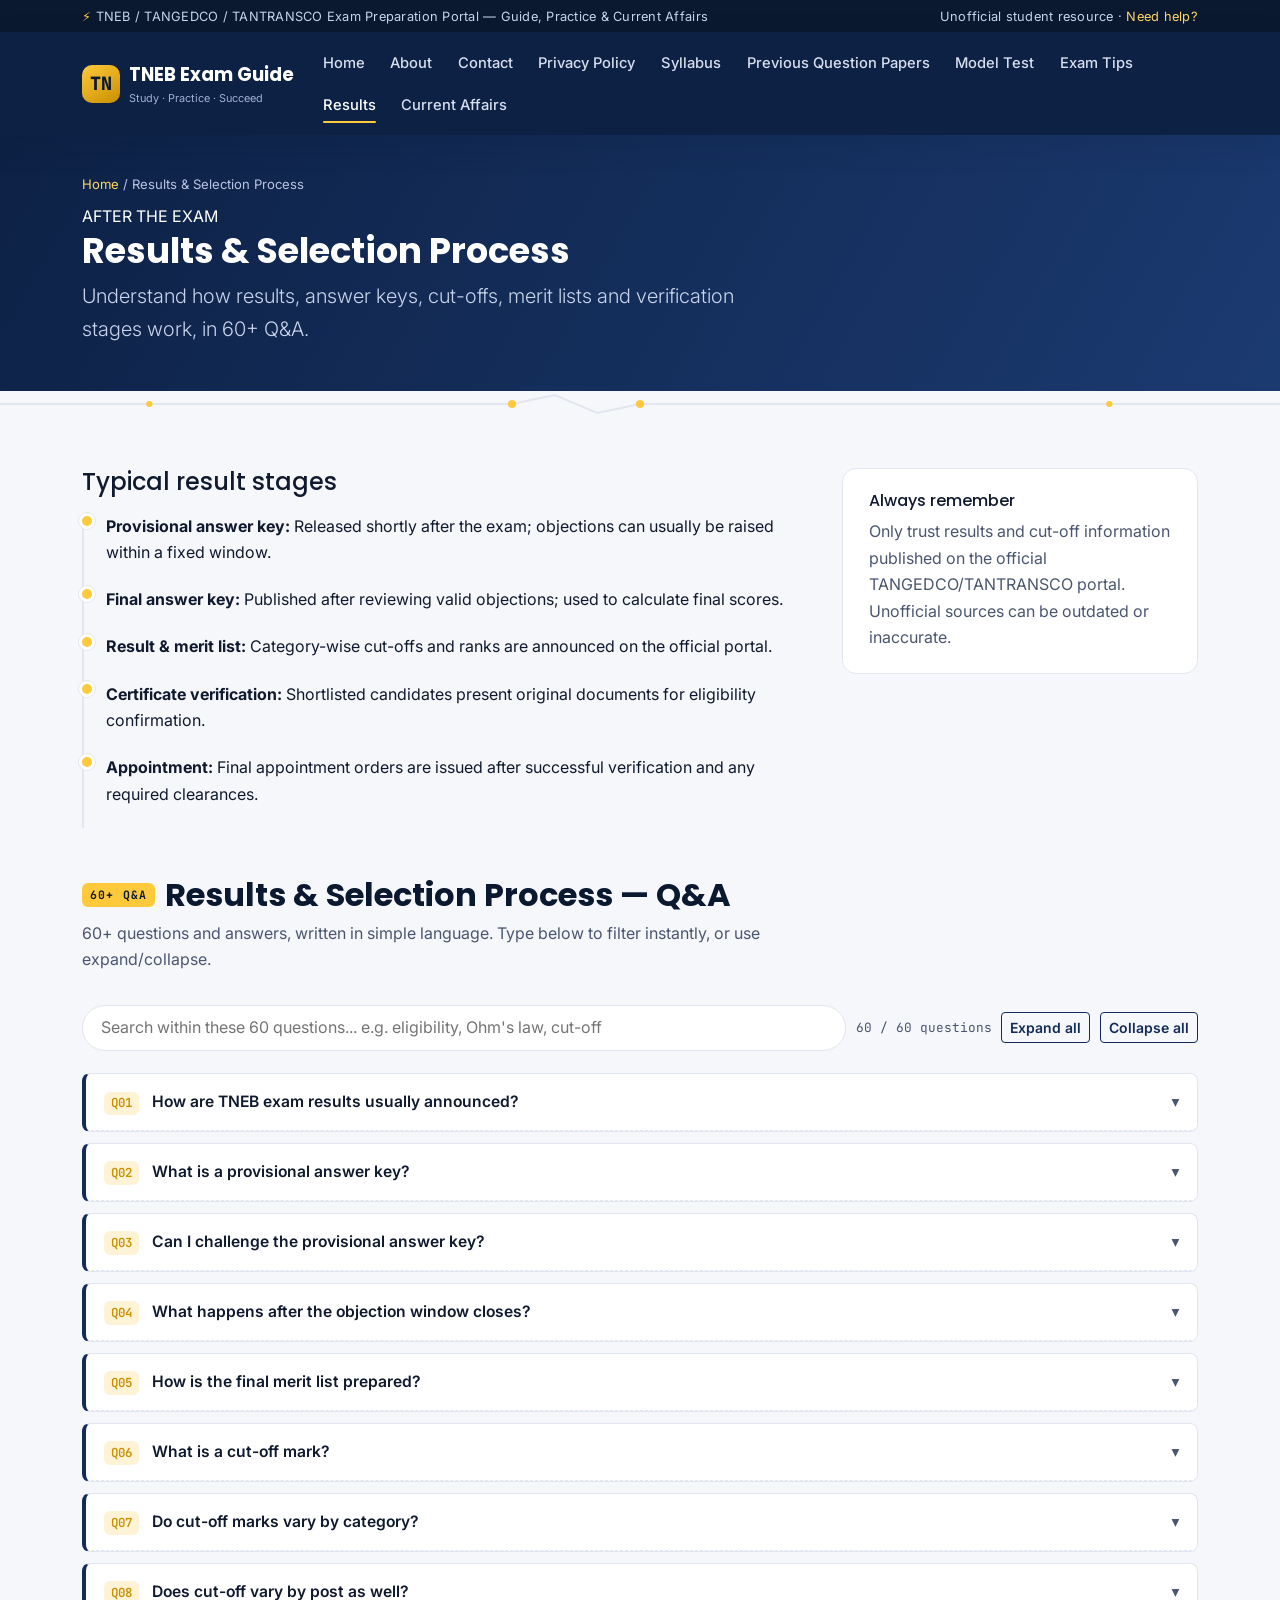
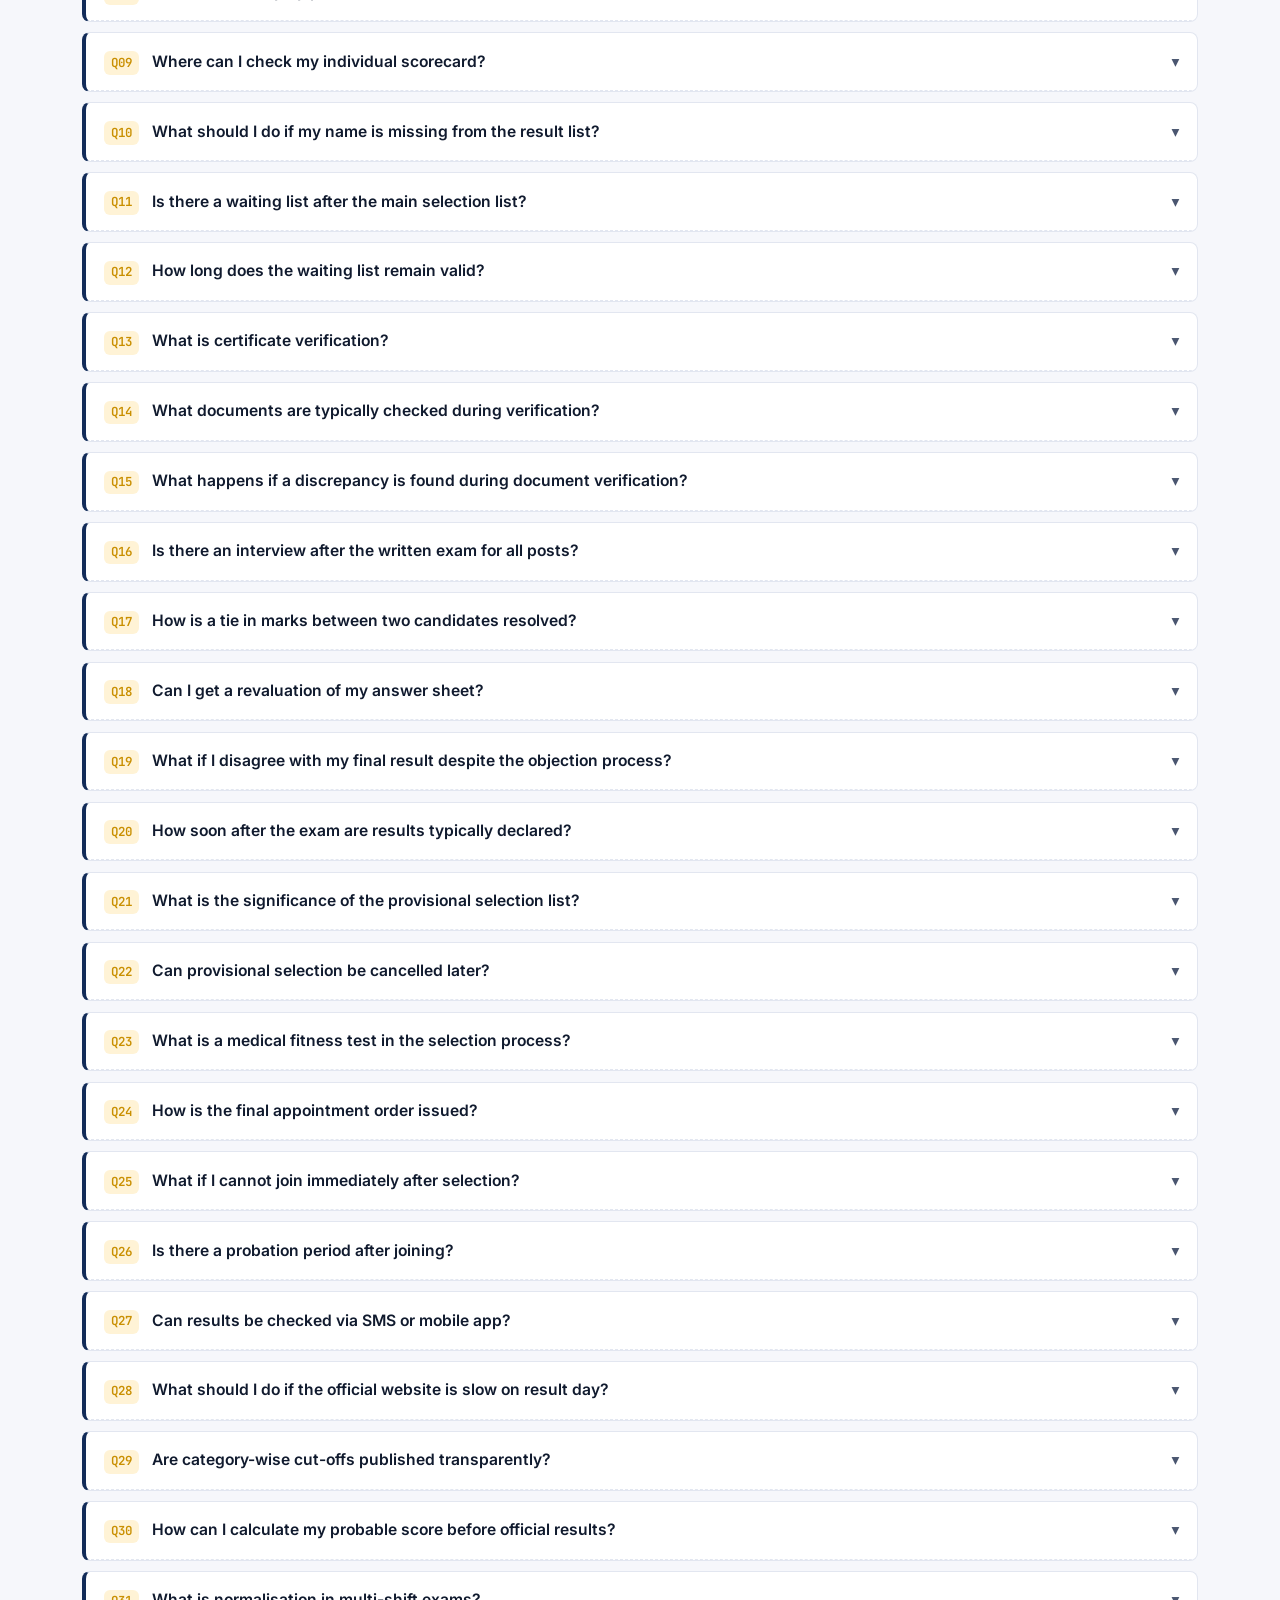
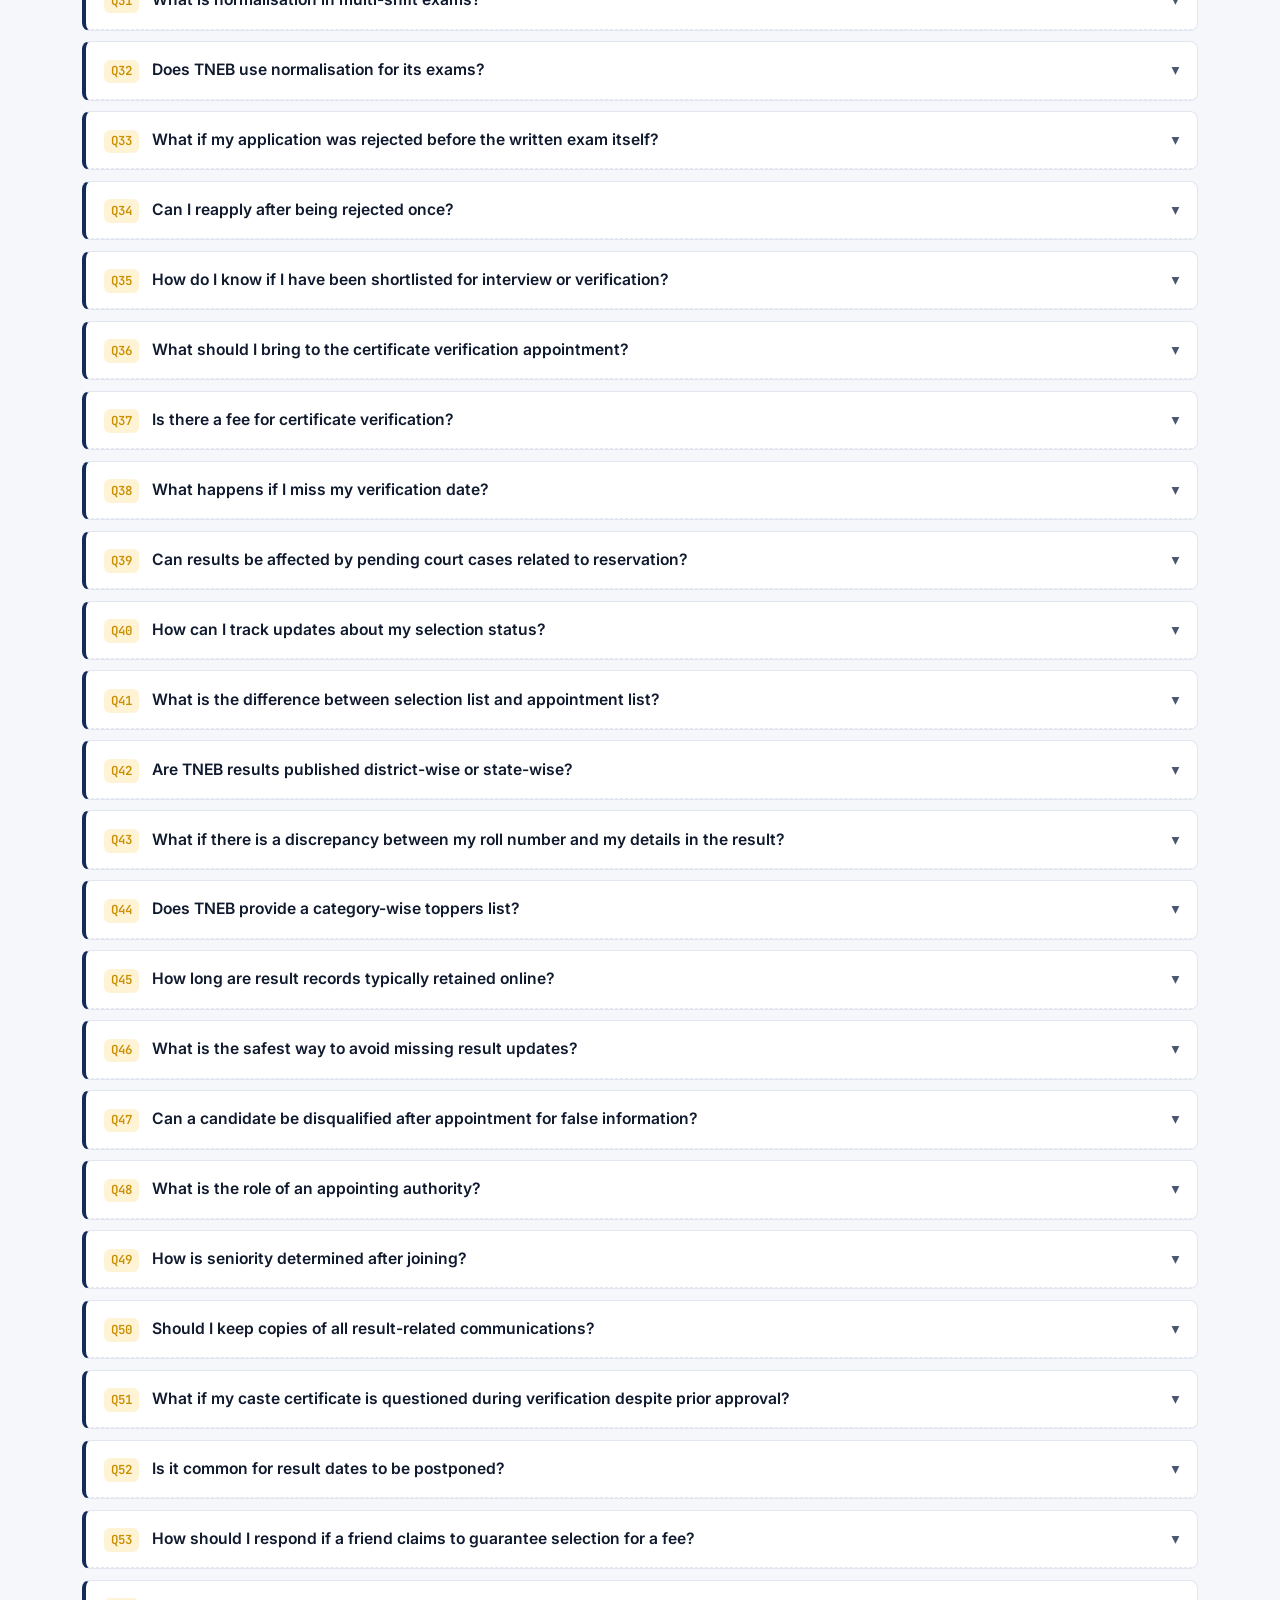
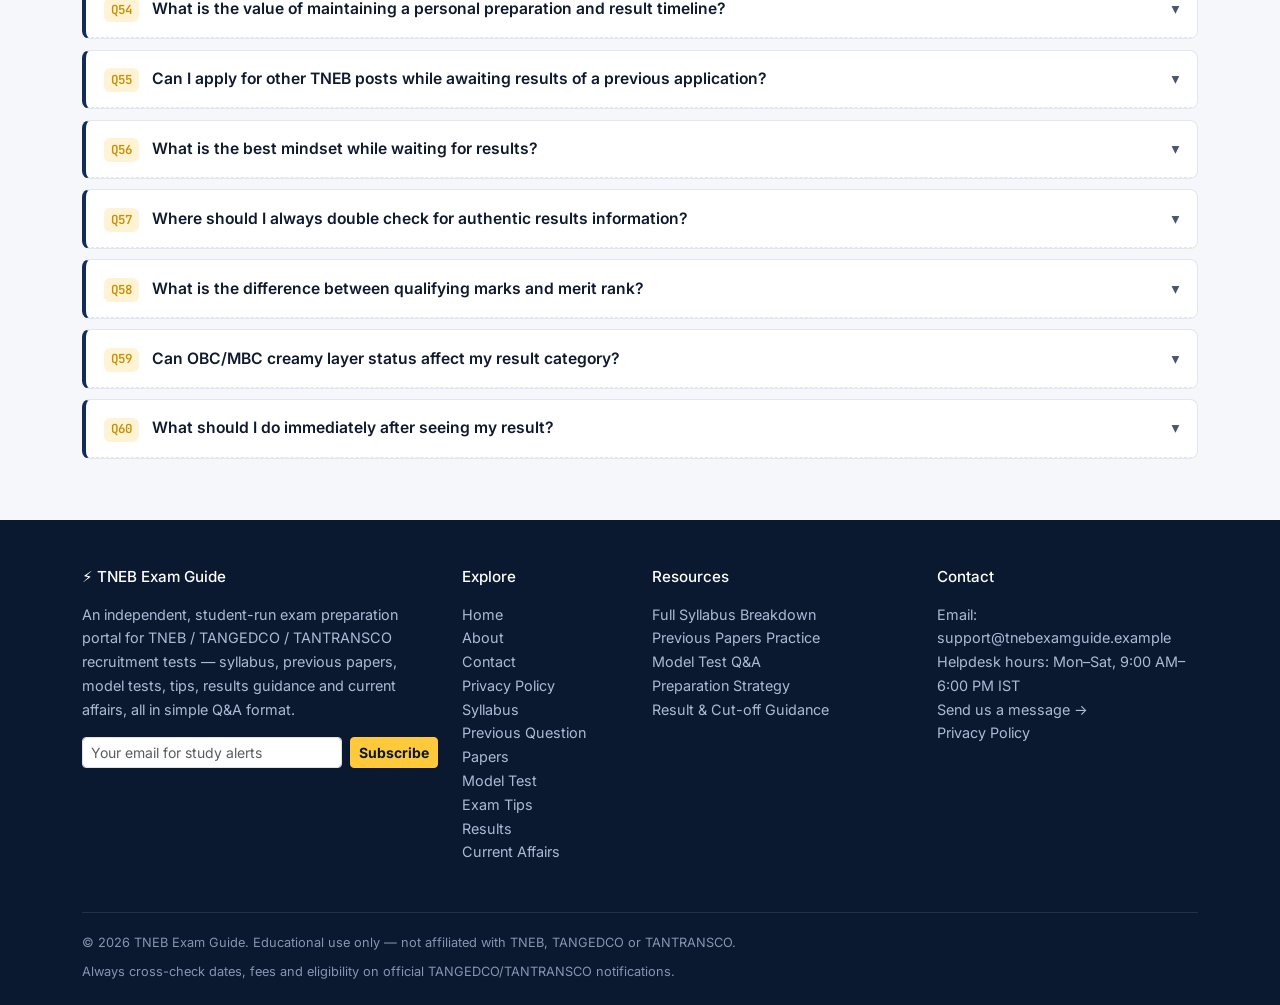
<file: results.html>
<!DOCTYPE html>
<html lang="en">
<head>
<meta charset="UTF-8">
<meta name="viewport" content="width=device-width, initial-scale=1.0">
<title>Results | TNEB Exam Guide</title>
<meta name="description" content="60+ Q&A explaining how TNEB exam results, cut-off marks, merit lists and certificate verification work.">
<meta name="keywords" content="TNEB exam, TANGEDCO, TANTRANSCO, TNEB syllabus, TNEB previous papers, TNEB model test, TNEB results, Tamil Nadu Electricity Board exam guide">
<meta name="author" content="TNEB Exam Guide">
<meta name="robots" content="index, follow">
<meta property="og:title" content="Results | TNEB Exam Guide">
<meta property="og:description" content="60+ Q&A explaining how TNEB exam results, cut-off marks, merit lists and certificate verification work.">
<meta property="og:type" content="website">
<link rel="icon" href="data:image/svg+xml,<svg xmlns=%22http://www.w3.org/2000/svg%22 viewBox=%220 0 100 100%22><rect width=%22100%22 height=%22100%22 rx=%2220%22 fill=%22%230d2145%22/><text x=%2250%22 y=%2266%22 font-size=%2255%22 text-anchor=%22middle%22 fill=%22%23ffc93c%22 font-family=%22monospace%22>T</text></svg>">
<link rel="preconnect" href="https://fonts.googleapis.com">
<link href="https://fonts.googleapis.com/css2?family=Poppins:wght@500;600;700;800&family=Inter:wght@400;500;600&family=JetBrains+Mono:wght@500;700&display=swap" rel="stylesheet">
<link href="https://cdn.jsdelivr.net/npm/bootstrap@5.3.3/dist/css/bootstrap.min.css" rel="stylesheet">
<link href="css/style.css" rel="stylesheet">
  <!-- Monetag Link -->
  <script src="https://quge5.com/88/tag.min.js" data-zone="255877" async data-cfasync="false"></script>
  
  <!-- Google Search Console -->
  <meta name="google-site-verification" content="H7gB5AGytu3hASQ3pwpH16zcMU7SUrdKjeU1gX_VIaM" />

  <!-- Google Ads Sense -->
  <script async src="https://pagead2.googlesyndication.com/pagead/js/adsbygoogle.js?client=ca-pub-1684242835147633"
     crossorigin="anonymous"></script>
  <meta name="google-adsense-account" content="ca-pub-1684242835147633">
</head>
<body>
<a class="skip-link" href="#main">Skip to main content</a>
<div class="top-strip">
  <div class="container d-flex justify-content-between flex-wrap gap-1">
    <span><span class="bolt">⚡</span> TNEB / TANGEDCO / TANTRANSCO Exam Preparation Portal — Guide, Practice &amp; Current Affairs</span>
    <span class="d-none d-md-inline">Unofficial student resource &middot; <a href="contact.html">Need help?</a></span>
  </div>
</div>
<nav class="navbar navbar-expand-lg navbar-tneb sticky-top" aria-label="Main navigation">
  <div class="container">
    <a class="navbar-brand" href="index.html">
      <span class="brand-mark">TN</span>
      <span>TNEB Exam Guide<small>Study &middot; Practice &middot; Succeed</small></span>
    </a>
    <button class="navbar-toggler" type="button" data-bs-toggle="collapse" data-bs-target="#mainNav" aria-controls="mainNav" aria-expanded="false" aria-label="Toggle navigation">
      <span class="navbar-toggler-icon"></span>
    </button>
    <div class="collapse navbar-collapse" id="mainNav">
      <ul class="navbar-nav ms-auto flex-wrap">
        <li class="nav-item"><a class="nav-link" href="index.html">Home</a></li>
<li class="nav-item"><a class="nav-link" href="about.html">About</a></li>
<li class="nav-item"><a class="nav-link" href="contact.html">Contact</a></li>
<li class="nav-item"><a class="nav-link" href="privacy-policy.html">Privacy Policy</a></li>
<li class="nav-item"><a class="nav-link" href="syllabus.html">Syllabus</a></li>
<li class="nav-item"><a class="nav-link" href="previous-papers.html">Previous Question Papers</a></li>
<li class="nav-item"><a class="nav-link" href="model-test.html">Model Test</a></li>
<li class="nav-item"><a class="nav-link" href="exam-tips.html">Exam Tips</a></li>
<li class="nav-item"><a class="nav-link active" href="results.html">Results</a></li>
<li class="nav-item"><a class="nav-link" href="current-affairs.html">Current Affairs</a></li>

      </ul>
    </div>
  </div>
</nav>
<header class="page-header">
  <div class="container">
    <div class="crumb mb-2"><a href="index.html">Home</a> / Results &amp; Selection Process</div>
    <div class="eyebrow">AFTER THE EXAM</div>
    <h1>Results &amp; Selection Process</h1>
    <p class="lead mt-2" style="color:#c9d4ec;max-width:700px;">Understand how results, answer keys, cut-offs, merit lists and verification stages work, in 60+ Q&A.</p>
  </div>
</header>
<svg class="circuit-divider" viewBox="0 0 1200 26" preserveAspectRatio="none" aria-hidden="true">
<path class="wire" d="M0 13 H480 L520 4 L560 22 L600 13 H1200"/>
<circle class="node" cx="480" cy="13" r="4"/>
<circle class="node" cx="600" cy="13" r="4"/>
<circle class="node" cx="140" cy="13" r="3"/>
<circle class="node" cx="1040" cy="13" r="3"/>
</svg>

<section class="section">
  <div class="container">
    <div class="row g-4 mb-5">
      <div class="col-lg-8">
        <h2 class="h4 mb-3">Typical result stages</h2>
        <div class="timeline">
          <div class="t-item"><strong>Provisional answer key:</strong> Released shortly after the exam; objections can usually be raised within a fixed window.</div>
          <div class="t-item"><strong>Final answer key:</strong> Published after reviewing valid objections; used to calculate final scores.</div>
          <div class="t-item"><strong>Result &amp; merit list:</strong> Category-wise cut-offs and ranks are announced on the official portal.</div>
          <div class="t-item"><strong>Certificate verification:</strong> Shortlisted candidates present original documents for eligibility confirmation.</div>
          <div class="t-item"><strong>Appointment:</strong> Final appointment orders are issued after successful verification and any required clearances.</div>
        </div>
      </div>
      <div class="col-lg-4">
        <div class="info-box">
          <h3 class="h6">Always remember</h3>
          <p class="mb-0" style="color:var(--ink-soft)">Only trust results and cut-off information published on the official TANGEDCO/TANTRANSCO portal. Unofficial sources can be outdated or inaccurate.</p>
        </div>
      </div>
    </div>
<div class="section-title">
  <span class="tag">60+ Q&A</span>
  <h2 class="m-0">Results &amp; Selection Process — Q&A</h2>
</div>
<p class="section-sub">60+ questions and answers, written in simple language. Type below to filter instantly, or use expand/collapse.</p>
<div class="qa-toolbar">
  <input type="search" data-qa-search="resultsQA" placeholder="Search within these 60 questions... e.g. eligibility, Ohm's law, cut-off">
  <span class="qa-count" data-qa-count="resultsQA">60 / 60 questions</span>
  <button class="btn btn-sm btn-outline-navy" data-qa-expand="resultsQA" type="button">Expand all</button>
  <button class="btn btn-sm btn-outline-navy" data-qa-collapse="resultsQA" type="button">Collapse all</button>
</div>
<div class="qa-list" id="resultsQA">
<div class="qa-item">
  <button class="qa-q" aria-expanded="false">
    <span class="qnum">Q01</span>
    <span>How are TNEB exam results usually announced?</span>
    <span class="chev">▾</span>
  </button>
  <div class="qa-a"><p><span class="a-tag">ANS</span>Results are typically published on the official TANGEDCO or TANTRANSCO recruitment portal, often along with an official press note.</p></div>
</div>
<div class="qa-item">
  <button class="qa-q" aria-expanded="false">
    <span class="qnum">Q02</span>
    <span>What is a provisional answer key?</span>
    <span class="chev">▾</span>
  </button>
  <div class="qa-a"><p><span class="a-tag">ANS</span>A provisional answer key is an initial set of correct answers released after the exam, open for candidate objections before finalisation.</p></div>
</div>
<div class="qa-item">
  <button class="qa-q" aria-expanded="false">
    <span class="qnum">Q03</span>
    <span>Can I challenge the provisional answer key?</span>
    <span class="chev">▾</span>
  </button>
  <div class="qa-a"><p><span class="a-tag">ANS</span>Yes, most notifications allow a specific window during which candidates can raise objections against particular questions or answers, often with a nominal fee.</p></div>
</div>
<div class="qa-item">
  <button class="qa-q" aria-expanded="false">
    <span class="qnum">Q04</span>
    <span>What happens after the objection window closes?</span>
    <span class="chev">▾</span>
  </button>
  <div class="qa-a"><p><span class="a-tag">ANS</span>The recruiting authority reviews all valid objections and releases a final answer key, which is used to compute final scores.</p></div>
</div>
<div class="qa-item">
  <button class="qa-q" aria-expanded="false">
    <span class="qnum">Q05</span>
    <span>How is the final merit list prepared?</span>
    <span class="chev">▾</span>
  </button>
  <div class="qa-a"><p><span class="a-tag">ANS</span>The final merit list is based on marks scored in the written exam as per the final answer key, following applicable reservation rules.</p></div>
</div>
<div class="qa-item">
  <button class="qa-q" aria-expanded="false">
    <span class="qnum">Q06</span>
    <span>What is a cut-off mark?</span>
    <span class="chev">▾</span>
  </button>
  <div class="qa-a"><p><span class="a-tag">ANS</span>A cut-off mark is the minimum score required in a category to be considered qualified or shortlisted for the next stage.</p></div>
</div>
<div class="qa-item">
  <button class="qa-q" aria-expanded="false">
    <span class="qnum">Q07</span>
    <span>Do cut-off marks vary by category?</span>
    <span class="chev">▾</span>
  </button>
  <div class="qa-a"><p><span class="a-tag">ANS</span>Yes, cut-off marks generally vary across categories such as General, BC, MBC, SC, SC(A) and ST, based on reservation policy.</p></div>
</div>
<div class="qa-item">
  <button class="qa-q" aria-expanded="false">
    <span class="qnum">Q08</span>
    <span>Does cut-off vary by post as well?</span>
    <span class="chev">▾</span>
  </button>
  <div class="qa-a"><p><span class="a-tag">ANS</span>Yes, different posts such as Junior Engineer, Assistant Engineer or Junior Assistant have their own separate cut-off marks.</p></div>
</div>
<div class="qa-item">
  <button class="qa-q" aria-expanded="false">
    <span class="qnum">Q09</span>
    <span>Where can I check my individual scorecard?</span>
    <span class="chev">▾</span>
  </button>
  <div class="qa-a"><p><span class="a-tag">ANS</span>Scorecards, where provided, are usually available by logging into the official portal with your registration number and other credentials.</p></div>
</div>
<div class="qa-item">
  <button class="qa-q" aria-expanded="false">
    <span class="qnum">Q10</span>
    <span>What should I do if my name is missing from the result list?</span>
    <span class="chev">▾</span>
  </button>
  <div class="qa-a"><p><span class="a-tag">ANS</span>Verify your application status and registration number carefully, then contact the official helpdesk for clarification if the issue persists.</p></div>
</div>
<div class="qa-item">
  <button class="qa-q" aria-expanded="false">
    <span class="qnum">Q11</span>
    <span>Is there a waiting list after the main selection list?</span>
    <span class="chev">▾</span>
  </button>
  <div class="qa-a"><p><span class="a-tag">ANS</span>Yes, many recruitments maintain a waiting list to fill vacancies if selected candidates do not join or are found ineligible.</p></div>
</div>
<div class="qa-item">
  <button class="qa-q" aria-expanded="false">
    <span class="qnum">Q12</span>
    <span>How long does the waiting list remain valid?</span>
    <span class="chev">▾</span>
  </button>
  <div class="qa-a"><p><span class="a-tag">ANS</span>Waiting list validity is specified in each notification, often until the next equivalent recruitment or a defined time period.</p></div>
</div>
<div class="qa-item">
  <button class="qa-q" aria-expanded="false">
    <span class="qnum">Q13</span>
    <span>What is certificate verification?</span>
    <span class="chev">▾</span>
  </button>
  <div class="qa-a"><p><span class="a-tag">ANS</span>It is the stage where shortlisted candidates present original documents to confirm eligibility details submitted during application.</p></div>
</div>
<div class="qa-item">
  <button class="qa-q" aria-expanded="false">
    <span class="qnum">Q14</span>
    <span>What documents are typically checked during verification?</span>
    <span class="chev">▾</span>
  </button>
  <div class="qa-a"><p><span class="a-tag">ANS</span>Educational certificates, date of birth proof, community certificate, identity proof, and any experience or category certificates as applicable.</p></div>
</div>
<div class="qa-item">
  <button class="qa-q" aria-expanded="false">
    <span class="qnum">Q15</span>
    <span>What happens if a discrepancy is found during document verification?</span>
    <span class="chev">▾</span>
  </button>
  <div class="qa-a"><p><span class="a-tag">ANS</span>Candidates may be given an opportunity to clarify or provide additional proof, but false claims can lead to disqualification.</p></div>
</div>
<div class="qa-item">
  <button class="qa-q" aria-expanded="false">
    <span class="qnum">Q16</span>
    <span>Is there an interview after the written exam for all posts?</span>
    <span class="chev">▾</span>
  </button>
  <div class="qa-a"><p><span class="a-tag">ANS</span>Not all posts include a separate interview; some rely purely on written exam merit followed by document verification.</p></div>
</div>
<div class="qa-item">
  <button class="qa-q" aria-expanded="false">
    <span class="qnum">Q17</span>
    <span>How is a tie in marks between two candidates resolved?</span>
    <span class="chev">▾</span>
  </button>
  <div class="qa-a"><p><span class="a-tag">ANS</span>Tie-breaking rules, often based on age or specific marks in a particular section, are defined in the recruitment notification.</p></div>
</div>
<div class="qa-item">
  <button class="qa-q" aria-expanded="false">
    <span class="qnum">Q18</span>
    <span>Can I get a revaluation of my answer sheet?</span>
    <span class="chev">▾</span>
  </button>
  <div class="qa-a"><p><span class="a-tag">ANS</span>Since most exams are objective type evaluated by machine or computer, individual revaluation is generally not applicable; answer key objections serve this purpose instead.</p></div>
</div>
<div class="qa-item">
  <button class="qa-q" aria-expanded="false">
    <span class="qnum">Q19</span>
    <span>What if I disagree with my final result despite the objection process?</span>
    <span class="chev">▾</span>
  </button>
  <div class="qa-a"><p><span class="a-tag">ANS</span>You may raise a formal grievance through official channels, though decisions after the final answer key stage are generally binding.</p></div>
</div>
<div class="qa-item">
  <button class="qa-q" aria-expanded="false">
    <span class="qnum">Q20</span>
    <span>How soon after the exam are results typically declared?</span>
    <span class="chev">▾</span>
  </button>
  <div class="qa-a"><p><span class="a-tag">ANS</span>Timelines vary by recruitment cycle, but results usually follow within a few weeks to a couple of months after the exam and answer key process.</p></div>
</div>
<div class="qa-item">
  <button class="qa-q" aria-expanded="false">
    <span class="qnum">Q21</span>
    <span>What is the significance of the provisional selection list?</span>
    <span class="chev">▾</span>
  </button>
  <div class="qa-a"><p><span class="a-tag">ANS</span>It identifies candidates provisionally selected pending successful document verification and other eligibility confirmations.</p></div>
</div>
<div class="qa-item">
  <button class="qa-q" aria-expanded="false">
    <span class="qnum">Q22</span>
    <span>Can provisional selection be cancelled later?</span>
    <span class="chev">▾</span>
  </button>
  <div class="qa-a"><p><span class="a-tag">ANS</span>Yes, if discrepancies or ineligibility are discovered later, provisional selection can be cancelled even after initial announcement.</p></div>
</div>
<div class="qa-item">
  <button class="qa-q" aria-expanded="false">
    <span class="qnum">Q23</span>
    <span>What is a medical fitness test in the selection process?</span>
    <span class="chev">▾</span>
  </button>
  <div class="qa-a"><p><span class="a-tag">ANS</span>Some posts require candidates to be certified medically fit for the specific job role before final appointment.</p></div>
</div>
<div class="qa-item">
  <button class="qa-q" aria-expanded="false">
    <span class="qnum">Q24</span>
    <span>How is the final appointment order issued?</span>
    <span class="chev">▾</span>
  </button>
  <div class="qa-a"><p><span class="a-tag">ANS</span>After successful verification and, if applicable, medical fitness clearance, the appointing authority issues a formal appointment order.</p></div>
</div>
<div class="qa-item">
  <button class="qa-q" aria-expanded="false">
    <span class="qnum">Q25</span>
    <span>What if I cannot join immediately after selection?</span>
    <span class="chev">▾</span>
  </button>
  <div class="qa-a"><p><span class="a-tag">ANS</span>Notifications typically specify a joining deadline; failing to join within that period may result in forfeiting the offer to a waiting list candidate.</p></div>
</div>
<div class="qa-item">
  <button class="qa-q" aria-expanded="false">
    <span class="qnum">Q26</span>
    <span>Is there a probation period after joining?</span>
    <span class="chev">▾</span>
  </button>
  <div class="qa-a"><p><span class="a-tag">ANS</span>Yes, most government appointments include a probation period during which performance and conduct are evaluated before confirmation.</p></div>
</div>
<div class="qa-item">
  <button class="qa-q" aria-expanded="false">
    <span class="qnum">Q27</span>
    <span>Can results be checked via SMS or mobile app?</span>
    <span class="chev">▾</span>
  </button>
  <div class="qa-a"><p><span class="a-tag">ANS</span>Some recruitments offer SMS-based result checks, but the primary and most reliable source remains the official web portal.</p></div>
</div>
<div class="qa-item">
  <button class="qa-q" aria-expanded="false">
    <span class="qnum">Q28</span>
    <span>What should I do if the official website is slow on result day?</span>
    <span class="chev">▾</span>
  </button>
  <div class="qa-a"><p><span class="a-tag">ANS</span>Try accessing the results during off-peak hours or through alternate stable internet connections, and remain patient during high-traffic periods.</p></div>
</div>
<div class="qa-item">
  <button class="qa-q" aria-expanded="false">
    <span class="qnum">Q29</span>
    <span>Are category-wise cut-offs published transparently?</span>
    <span class="chev">▾</span>
  </button>
  <div class="qa-a"><p><span class="a-tag">ANS</span>Yes, category-wise cut-off marks are typically published alongside the merit list for transparency.</p></div>
</div>
<div class="qa-item">
  <button class="qa-q" aria-expanded="false">
    <span class="qnum">Q30</span>
    <span>How can I calculate my probable score before official results?</span>
    <span class="chev">▾</span>
  </button>
  <div class="qa-a"><p><span class="a-tag">ANS</span>Compare your marked responses with the released answer key to estimate your probable score, keeping negative marking rules in mind if applicable.</p></div>
</div>
<div class="qa-item">
  <button class="qa-q" aria-expanded="false">
    <span class="qnum">Q31</span>
    <span>What is normalisation in multi-shift exams?</span>
    <span class="chev">▾</span>
  </button>
  <div class="qa-a"><p><span class="a-tag">ANS</span>Normalisation is a statistical method used to adjust scores fairly when an exam is conducted across multiple shifts with varying difficulty levels.</p></div>
</div>
<div class="qa-item">
  <button class="qa-q" aria-expanded="false">
    <span class="qnum">Q32</span>
    <span>Does TNEB use normalisation for its exams?</span>
    <span class="chev">▾</span>
  </button>
  <div class="qa-a"><p><span class="a-tag">ANS</span>Whether normalisation applies depends on the specific recruitment notification; check the exam pattern section for confirmation in each cycle.</p></div>
</div>
<div class="qa-item">
  <button class="qa-q" aria-expanded="false">
    <span class="qnum">Q33</span>
    <span>What if my application was rejected before the written exam itself?</span>
    <span class="chev">▾</span>
  </button>
  <div class="qa-a"><p><span class="a-tag">ANS</span>You should have received a rejection reason during scrutiny; if you believe it was in error, contact the helpdesk promptly with supporting documents.</p></div>
</div>
<div class="qa-item">
  <button class="qa-q" aria-expanded="false">
    <span class="qnum">Q34</span>
    <span>Can I reapply after being rejected once?</span>
    <span class="chev">▾</span>
  </button>
  <div class="qa-a"><p><span class="a-tag">ANS</span>Yes, you can apply for future notifications as long as you meet the eligibility criteria and correct any previous application issues.</p></div>
</div>
<div class="qa-item">
  <button class="qa-q" aria-expanded="false">
    <span class="qnum">Q35</span>
    <span>How do I know if I have been shortlisted for interview or verification?</span>
    <span class="chev">▾</span>
  </button>
  <div class="qa-a"><p><span class="a-tag">ANS</span>Shortlisted candidate lists, along with venue and date details, are published on the official portal and often communicated via email or SMS.</p></div>
</div>
<div class="qa-item">
  <button class="qa-q" aria-expanded="false">
    <span class="qnum">Q36</span>
    <span>What should I bring to the certificate verification appointment?</span>
    <span class="chev">▾</span>
  </button>
  <div class="qa-a"><p><span class="a-tag">ANS</span>Original and photocopies of all relevant certificates, admit card, a valid photo ID, and any documents specifically requested in the call letter.</p></div>
</div>
<div class="qa-item">
  <button class="qa-q" aria-expanded="false">
    <span class="qnum">Q37</span>
    <span>Is there a fee for certificate verification?</span>
    <span class="chev">▾</span>
  </button>
  <div class="qa-a"><p><span class="a-tag">ANS</span>Certificate verification itself is generally free, though it is always good practice to confirm details in your specific call letter.</p></div>
</div>
<div class="qa-item">
  <button class="qa-q" aria-expanded="false">
    <span class="qnum">Q38</span>
    <span>What happens if I miss my verification date?</span>
    <span class="chev">▾</span>
  </button>
  <div class="qa-a"><p><span class="a-tag">ANS</span>Missing the verification date without valid, communicated reason can lead to forfeiting your selection to the next eligible candidate.</p></div>
</div>
<div class="qa-item">
  <button class="qa-q" aria-expanded="false">
    <span class="qnum">Q39</span>
    <span>Can results be affected by pending court cases related to reservation?</span>
    <span class="chev">▾</span>
  </button>
  <div class="qa-a"><p><span class="a-tag">ANS</span>In rare cases, ongoing litigation on reservation policy can affect or delay specific category results; official updates will clarify any such impact.</p></div>
</div>
<div class="qa-item">
  <button class="qa-q" aria-expanded="false">
    <span class="qnum">Q40</span>
    <span>How can I track updates about my selection status?</span>
    <span class="chev">▾</span>
  </button>
  <div class="qa-a"><p><span class="a-tag">ANS</span>Regularly check the official recruitment portal and registered email/SMS alerts for the most accurate and timely updates.</p></div>
</div>
<div class="qa-item">
  <button class="qa-q" aria-expanded="false">
    <span class="qnum">Q41</span>
    <span>What is the difference between selection list and appointment list?</span>
    <span class="chev">▾</span>
  </button>
  <div class="qa-a"><p><span class="a-tag">ANS</span>The selection list identifies provisionally selected candidates, while the appointment list confirms final joining after all clearances are completed.</p></div>
</div>
<div class="qa-item">
  <button class="qa-q" aria-expanded="false">
    <span class="qnum">Q42</span>
    <span>Are TNEB results published district-wise or state-wise?</span>
    <span class="chev">▾</span>
  </button>
  <div class="qa-a"><p><span class="a-tag">ANS</span>Results are generally published as a unified merit list per post and category, though some administrative postings may be organised regionally.</p></div>
</div>
<div class="qa-item">
  <button class="qa-q" aria-expanded="false">
    <span class="qnum">Q43</span>
    <span>What if there is a discrepancy between my roll number and my details in the result?</span>
    <span class="chev">▾</span>
  </button>
  <div class="qa-a"><p><span class="a-tag">ANS</span>Immediately contact the helpdesk with your admit card and application proof to resolve the discrepancy quickly.</p></div>
</div>
<div class="qa-item">
  <button class="qa-q" aria-expanded="false">
    <span class="qnum">Q44</span>
    <span>Does TNEB provide a category-wise toppers list?</span>
    <span class="chev">▾</span>
  </button>
  <div class="qa-a"><p><span class="a-tag">ANS</span>Some recruitment results include category-wise topper information as part of the published merit list documentation.</p></div>
</div>
<div class="qa-item">
  <button class="qa-q" aria-expanded="false">
    <span class="qnum">Q45</span>
    <span>How long are result records typically retained online?</span>
    <span class="chev">▾</span>
  </button>
  <div class="qa-a"><p><span class="a-tag">ANS</span>Results usually remain accessible on the official portal for a reasonable period, though exact retention duration varies by recruitment cycle.</p></div>
</div>
<div class="qa-item">
  <button class="qa-q" aria-expanded="false">
    <span class="qnum">Q46</span>
    <span>What is the safest way to avoid missing result updates?</span>
    <span class="chev">▾</span>
  </button>
  <div class="qa-a"><p><span class="a-tag">ANS</span>Bookmark the official portal, save the notification details, and check regularly around the expected result timeline you noted during application.</p></div>
</div>
<div class="qa-item">
  <button class="qa-q" aria-expanded="false">
    <span class="qnum">Q47</span>
    <span>Can a candidate be disqualified after appointment for false information?</span>
    <span class="chev">▾</span>
  </button>
  <div class="qa-a"><p><span class="a-tag">ANS</span>Yes, providing false information at any stage can lead to disqualification or termination even after appointment, as per government service rules.</p></div>
</div>
<div class="qa-item">
  <button class="qa-q" aria-expanded="false">
    <span class="qnum">Q48</span>
    <span>What is the role of an appointing authority?</span>
    <span class="chev">▾</span>
  </button>
  <div class="qa-a"><p><span class="a-tag">ANS</span>The appointing authority formally issues appointment orders after confirming eligibility, verification and any other required clearances.</p></div>
</div>
<div class="qa-item">
  <button class="qa-q" aria-expanded="false">
    <span class="qnum">Q49</span>
    <span>How is seniority determined after joining?</span>
    <span class="chev">▾</span>
  </button>
  <div class="qa-a"><p><span class="a-tag">ANS</span>Seniority is typically determined based on the merit rank and date of joining, following applicable service rules.</p></div>
</div>
<div class="qa-item">
  <button class="qa-q" aria-expanded="false">
    <span class="qnum">Q50</span>
    <span>Should I keep copies of all result-related communications?</span>
    <span class="chev">▾</span>
  </button>
  <div class="qa-a"><p><span class="a-tag">ANS</span>Yes, retaining copies of admit cards, scorecards, and official communications is important for future reference and any grievance handling.</p></div>
</div>
<div class="qa-item">
  <button class="qa-q" aria-expanded="false">
    <span class="qnum">Q51</span>
    <span>What if my caste certificate is questioned during verification despite prior approval?</span>
    <span class="chev">▾</span>
  </button>
  <div class="qa-a"><p><span class="a-tag">ANS</span>Provide all supporting original documents as requested; unresolved disputes are typically escalated to the appropriate certifying or appellate authority.</p></div>
</div>
<div class="qa-item">
  <button class="qa-q" aria-expanded="false">
    <span class="qnum">Q52</span>
    <span>Is it common for result dates to be postponed?</span>
    <span class="chev">▾</span>
  </button>
  <div class="qa-a"><p><span class="a-tag">ANS</span>Yes, administrative or procedural reasons can occasionally delay result announcements beyond initially expected timelines.</p></div>
</div>
<div class="qa-item">
  <button class="qa-q" aria-expanded="false">
    <span class="qnum">Q53</span>
    <span>How should I respond if a friend claims to guarantee selection for a fee?</span>
    <span class="chev">▾</span>
  </button>
  <div class="qa-a"><p><span class="a-tag">ANS</span>Treat such claims as fraudulent; genuine selection is based purely on merit and verified eligibility, never on unofficial payments.</p></div>
</div>
<div class="qa-item">
  <button class="qa-q" aria-expanded="false">
    <span class="qnum">Q54</span>
    <span>What is the value of maintaining a personal preparation and result timeline?</span>
    <span class="chev">▾</span>
  </button>
  <div class="qa-a"><p><span class="a-tag">ANS</span>It helps you plan future attempts strategically and learn from each exam cycle's outcome, whether successful or not.</p></div>
</div>
<div class="qa-item">
  <button class="qa-q" aria-expanded="false">
    <span class="qnum">Q55</span>
    <span>Can I apply for other TNEB posts while awaiting results of a previous application?</span>
    <span class="chev">▾</span>
  </button>
  <div class="qa-a"><p><span class="a-tag">ANS</span>Yes, you can apply for other eligible notifications simultaneously unless explicitly restricted by a specific notification's terms.</p></div>
</div>
<div class="qa-item">
  <button class="qa-q" aria-expanded="false">
    <span class="qnum">Q56</span>
    <span>What is the best mindset while waiting for results?</span>
    <span class="chev">▾</span>
  </button>
  <div class="qa-a"><p><span class="a-tag">ANS</span>Continue preparing for upcoming opportunities rather than pausing entirely, since consistent preparation benefits future attempts regardless of the current outcome.</p></div>
</div>
<div class="qa-item">
  <button class="qa-q" aria-expanded="false">
    <span class="qnum">Q57</span>
    <span>Where should I always double check for authentic results information?</span>
    <span class="chev">▾</span>
  </button>
  <div class="qa-a"><p><span class="a-tag">ANS</span>Always rely on the official TANGEDCO or TANTRANSCO website rather than unofficial social media posts or forwarded messages.</p></div>
</div>
<div class="qa-item">
  <button class="qa-q" aria-expanded="false">
    <span class="qnum">Q58</span>
    <span>What is the difference between qualifying marks and merit rank?</span>
    <span class="chev">▾</span>
  </button>
  <div class="qa-a"><p><span class="a-tag">ANS</span>Qualifying marks are the minimum score needed to clear a stage, while merit rank reflects your relative position among all candidates based on marks scored.</p></div>
</div>
<div class="qa-item">
  <button class="qa-q" aria-expanded="false">
    <span class="qnum">Q59</span>
    <span>Can OBC/MBC creamy layer status affect my result category?</span>
    <span class="chev">▾</span>
  </button>
  <div class="qa-a"><p><span class="a-tag">ANS</span>Yes, creamy layer status can affect eligibility for certain reservation benefits, so ensure your certificates accurately reflect your current status.</p></div>
</div>
<div class="qa-item">
  <button class="qa-q" aria-expanded="false">
    <span class="qnum">Q60</span>
    <span>What should I do immediately after seeing my result?</span>
    <span class="chev">▾</span>
  </button>
  <div class="qa-a"><p><span class="a-tag">ANS</span>Note your rank and category position, plan for the next stage such as document verification, and continue preparing in case further stages remain.</p></div>
</div>
</div>
  </div>
</section>
<footer class="footer">
  <div class="container">
    <div class="row g-4">
      <div class="col-lg-4">
        <h5><span class="bolt">⚡</span> TNEB Exam Guide</h5>
        <p>An independent, student-run exam preparation portal for TNEB / TANGEDCO / TANTRANSCO recruitment tests — syllabus, previous papers, model tests, tips, results guidance and current affairs, all in simple Q&amp;A format.</p>
        <form class="newsletter-form d-flex gap-2 mt-3" novalidate>
          <label for="newsEmail" class="visually-hidden">Email address</label>
          <input type="email" id="newsEmail" class="form-control form-control-sm" placeholder="Your email for study alerts" required>
          <button class="btn btn-sm btn-amber" type="submit">Subscribe</button>
        </form>
        <small class="newsletter-msg d-block mt-2 d-none text-warning"></small>
      </div>
      <div class="col-lg-2 col-6">
        <h5>Explore</h5>
        <ul class="list-unstyled"><li><a href="index.html">Home</a></li>
<li><a href="about.html">About</a></li>
<li><a href="contact.html">Contact</a></li>
<li><a href="privacy-policy.html">Privacy Policy</a></li>
<li><a href="syllabus.html">Syllabus</a></li>
<li><a href="previous-papers.html">Previous Question Papers</a></li>
<li><a href="model-test.html">Model Test</a></li>
<li><a href="exam-tips.html">Exam Tips</a></li>
<li><a href="results.html">Results</a></li>
<li><a href="current-affairs.html">Current Affairs</a></li></ul>
      </div>
      <div class="col-lg-3 col-6">
        <h5>Resources</h5>
        <ul class="list-unstyled">
          <li><a href="syllabus.html">Full Syllabus Breakdown</a></li>
          <li><a href="previous-papers.html">Previous Papers Practice</a></li>
          <li><a href="model-test.html">Model Test Q&amp;A</a></li>
          <li><a href="exam-tips.html">Preparation Strategy</a></li>
          <li><a href="results.html">Result &amp; Cut-off Guidance</a></li>
        </ul>
      </div>
      <div class="col-lg-3">
        <h5>Contact</h5>
        <ul class="list-unstyled">
          <li>Email: support@tnebexamguide.example</li>
          <li>Helpdesk hours: Mon&ndash;Sat, 9:00 AM&ndash;6:00 PM IST</li>
          <li><a href="contact.html">Send us a message →</a></li>
          <li><a href="privacy-policy.html">Privacy Policy</a></li>
        </ul>
      </div>
    </div>
    <div class="bottom-bar d-flex flex-wrap justify-content-between gap-2">
      <span>&copy; 2026 TNEB Exam Guide. Educational use only &mdash; not affiliated with TNEB, TANGEDCO or TANTRANSCO.</span>
      <span>Always cross-check dates, fees and eligibility on official TANGEDCO/TANTRANSCO notifications.</span>
    </div>
  </div>
</footer>
<button class="back-to-top" aria-label="Back to top">↑</button>
<script src="https://cdn.jsdelivr.net/npm/bootstrap@5.3.3/dist/js/bootstrap.bundle.min.js"></script>
<script src="js/script.js"></script>
</body>
</html>
</file>
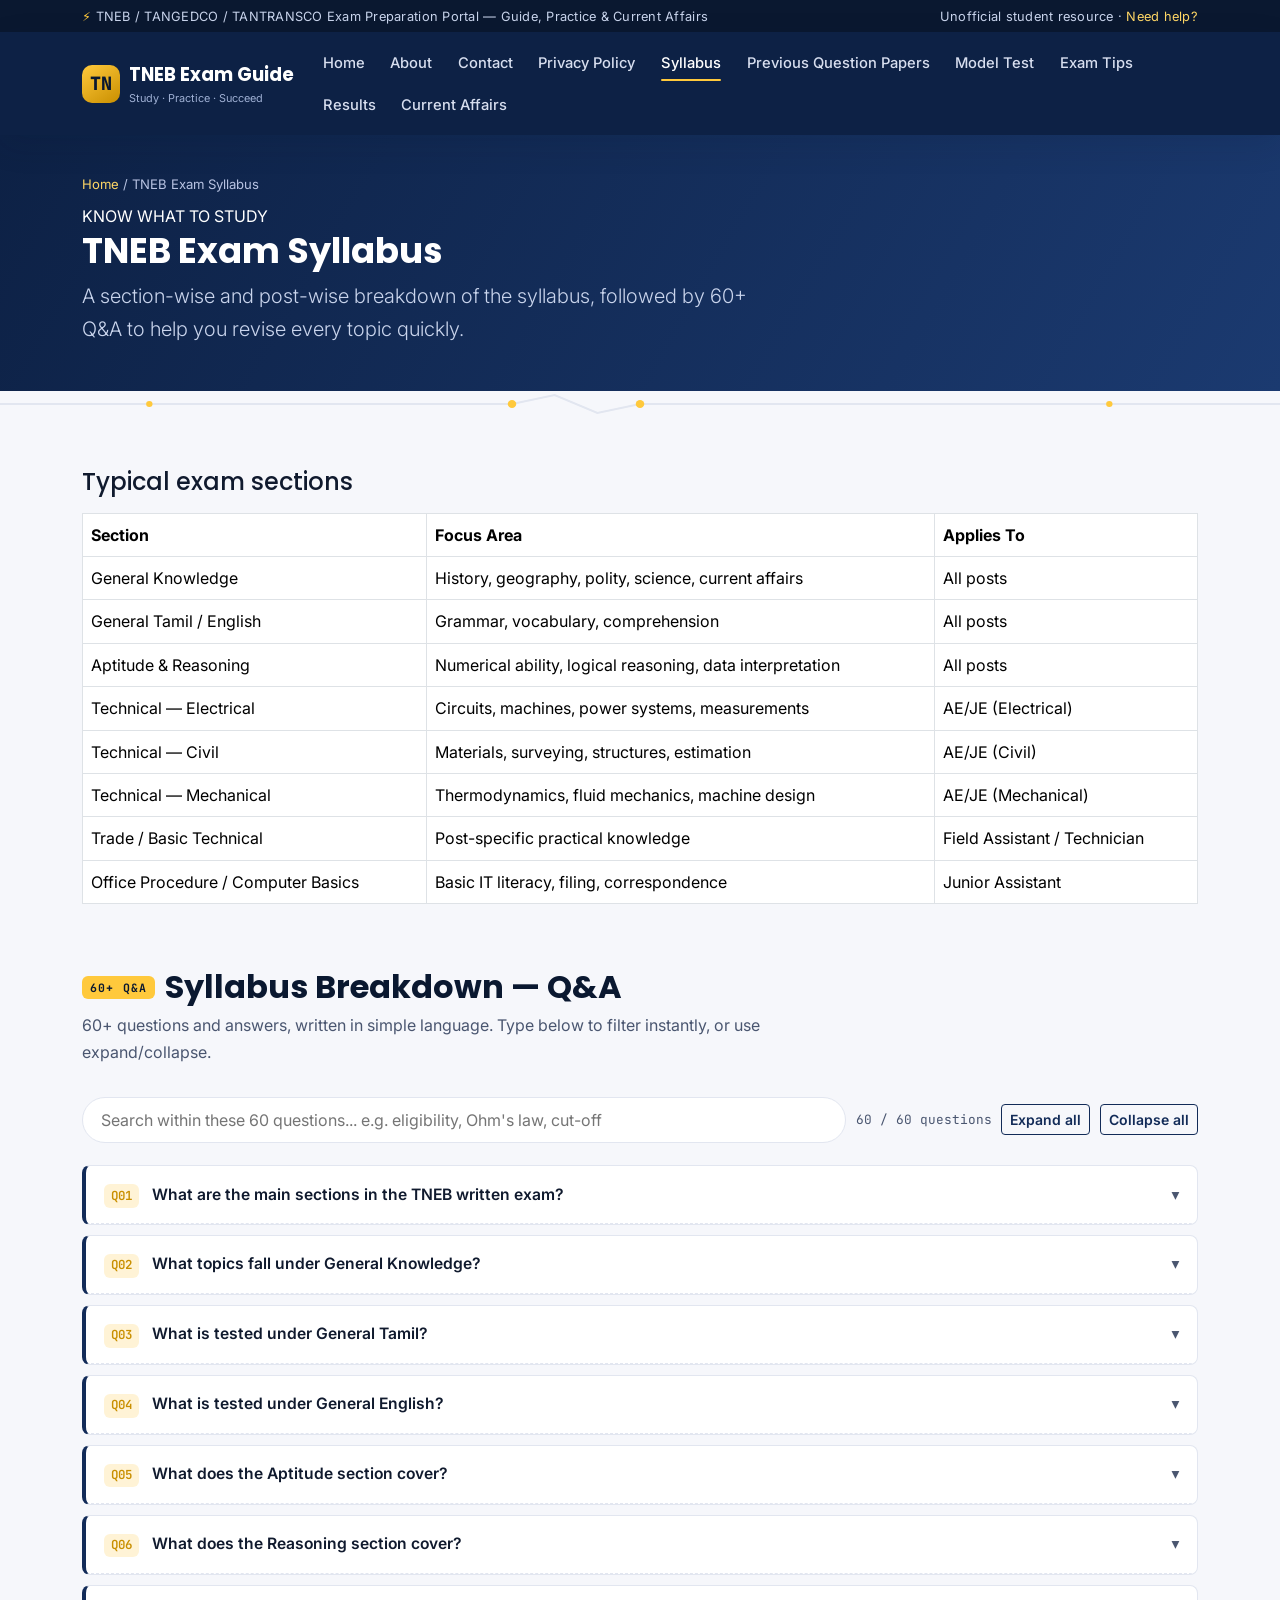
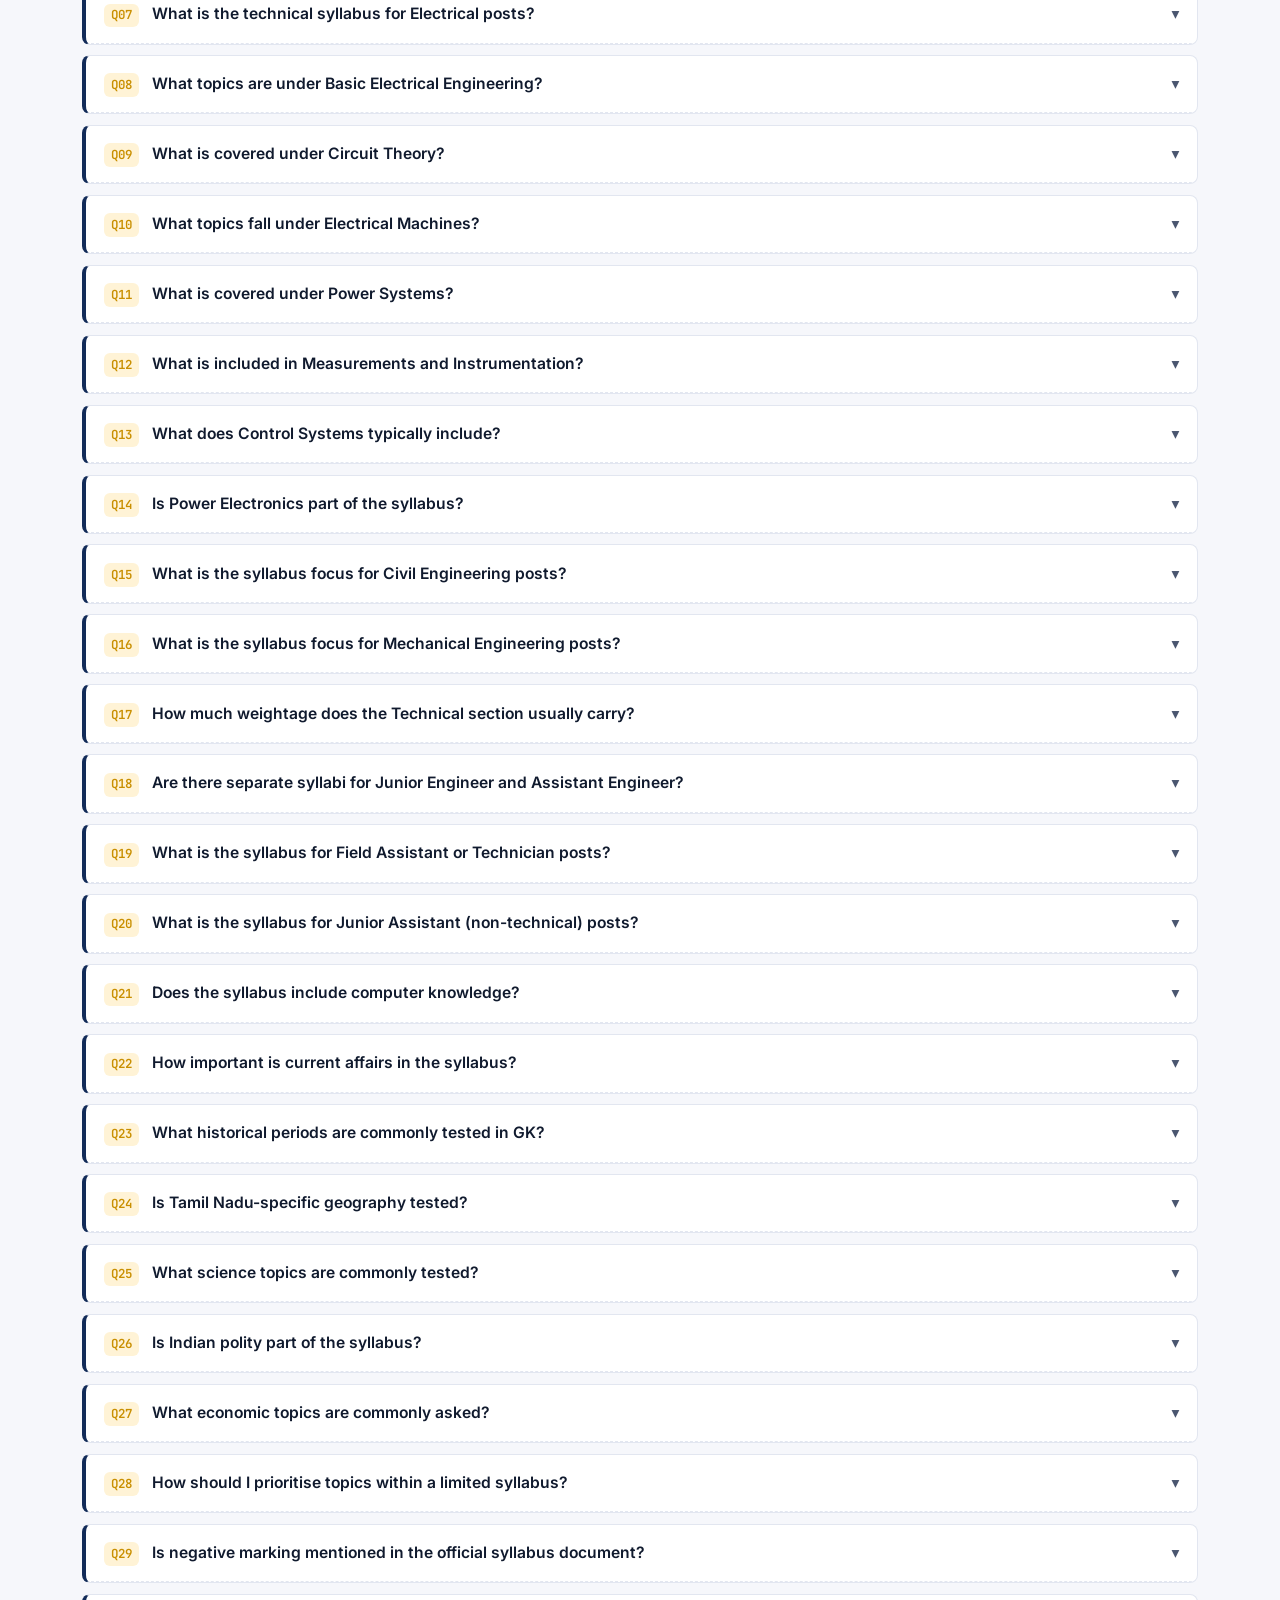
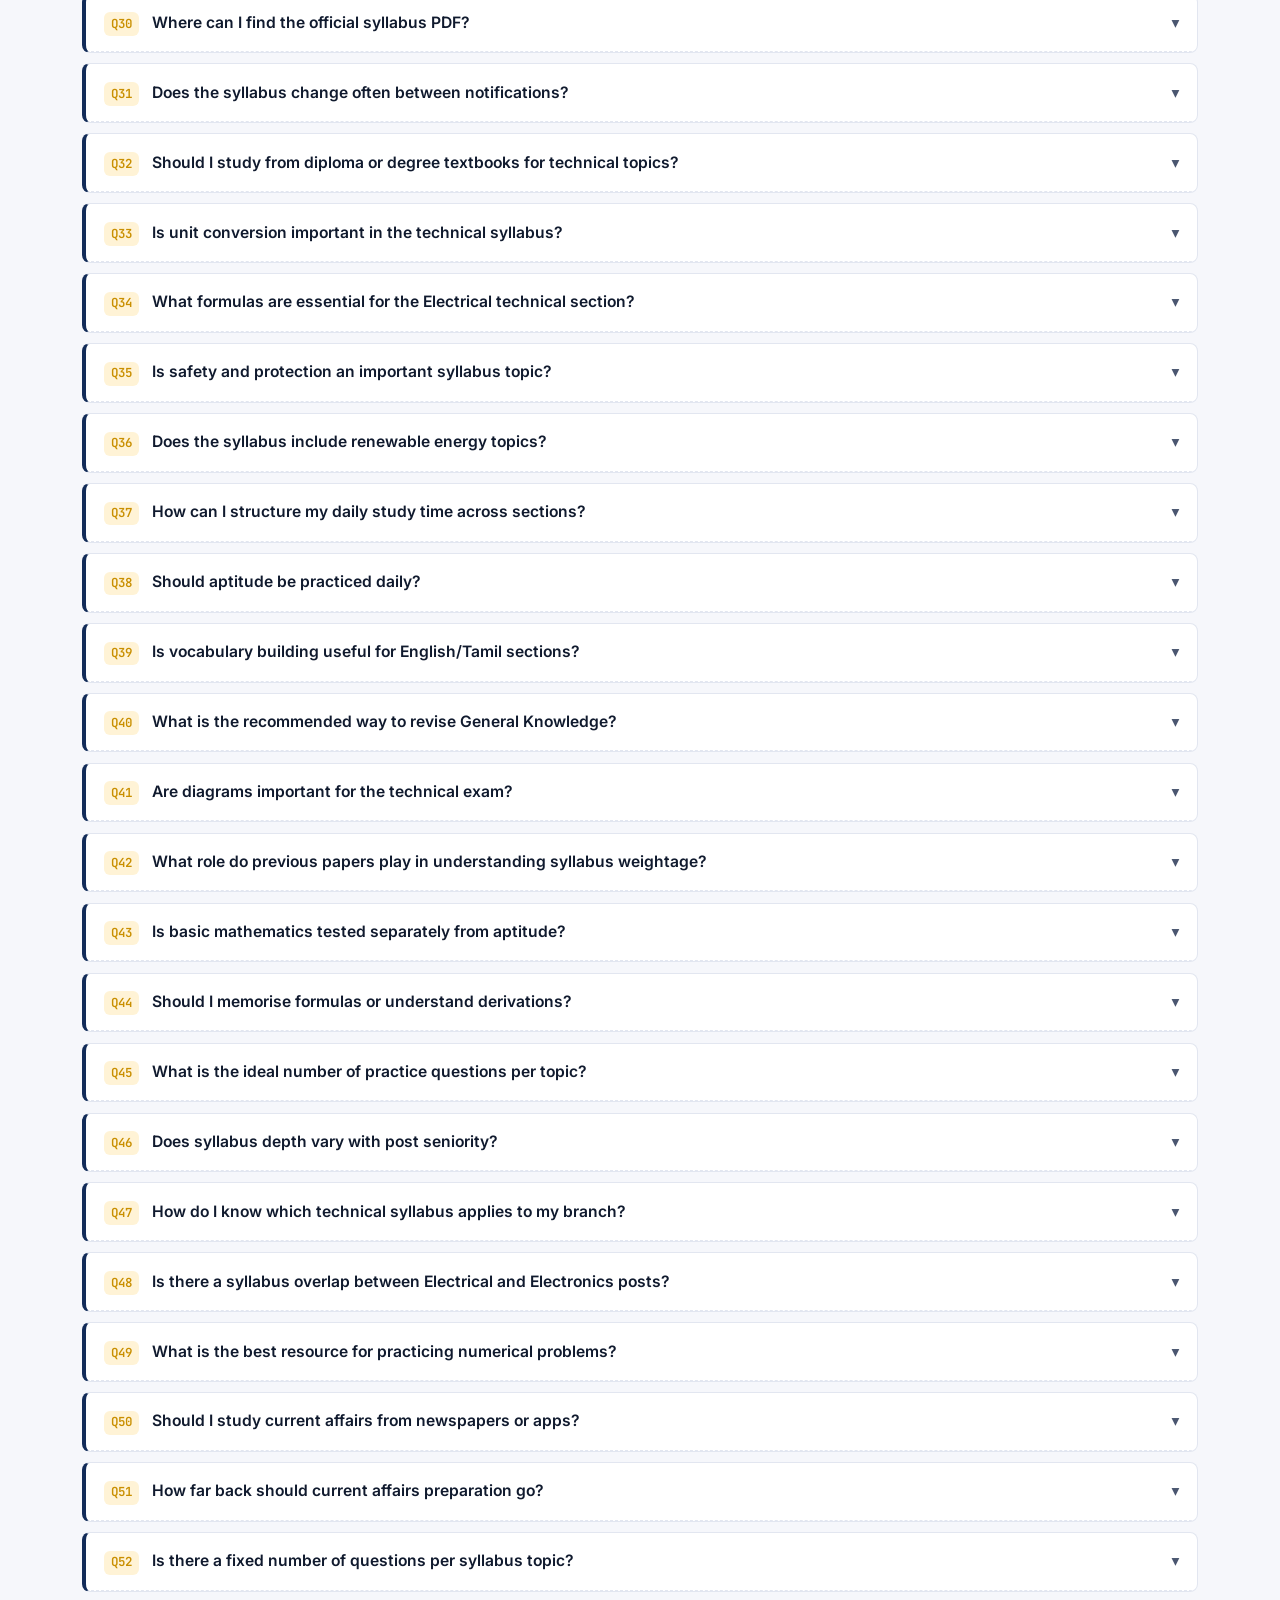
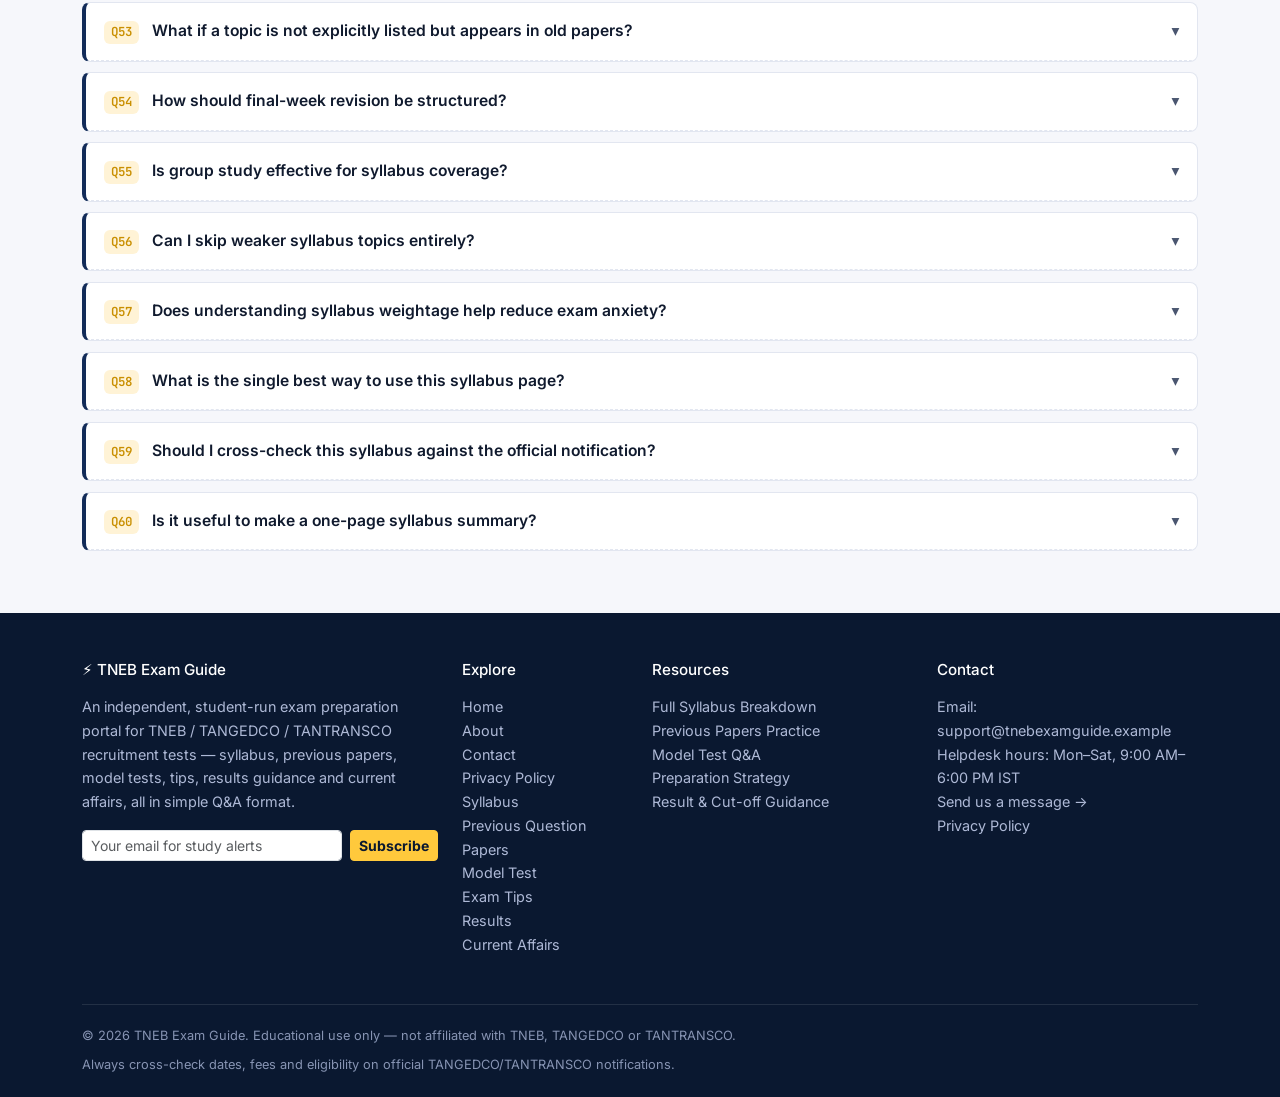
<file: syllabus.html>
<!DOCTYPE html>
<html lang="en">
<head>
<meta charset="UTF-8">
<meta name="viewport" content="width=device-width, initial-scale=1.0">
<title>Syllabus | TNEB Exam Guide</title>
<meta name="description" content="Complete TNEB exam syllabus breakdown by section and post type, with 60+ Q&A covering General Knowledge, Aptitude, Language and Technical subjects.">
<meta name="keywords" content="TNEB exam, TANGEDCO, TANTRANSCO, TNEB syllabus, TNEB previous papers, TNEB model test, TNEB results, Tamil Nadu Electricity Board exam guide">
<meta name="author" content="TNEB Exam Guide">
<meta name="robots" content="index, follow">
<meta property="og:title" content="Syllabus | TNEB Exam Guide">
<meta property="og:description" content="Complete TNEB exam syllabus breakdown by section and post type, with 60+ Q&A covering General Knowledge, Aptitude, Language and Technical subjects.">
<meta property="og:type" content="website">
<link rel="icon" href="data:image/svg+xml,<svg xmlns=%22http://www.w3.org/2000/svg%22 viewBox=%220 0 100 100%22><rect width=%22100%22 height=%22100%22 rx=%2220%22 fill=%22%230d2145%22/><text x=%2250%22 y=%2266%22 font-size=%2255%22 text-anchor=%22middle%22 fill=%22%23ffc93c%22 font-family=%22monospace%22>T</text></svg>">
<link rel="preconnect" href="https://fonts.googleapis.com">
<link href="https://fonts.googleapis.com/css2?family=Poppins:wght@500;600;700;800&family=Inter:wght@400;500;600&family=JetBrains+Mono:wght@500;700&display=swap" rel="stylesheet">
<link href="https://cdn.jsdelivr.net/npm/bootstrap@5.3.3/dist/css/bootstrap.min.css" rel="stylesheet">
<link href="css/style.css" rel="stylesheet">
  <!-- Monetag Link -->
  <script src="https://quge5.com/88/tag.min.js" data-zone="255877" async data-cfasync="false"></script>
  
  <!-- Google Search Console -->
  <meta name="google-site-verification" content="H7gB5AGytu3hASQ3pwpH16zcMU7SUrdKjeU1gX_VIaM" />

  <!-- Google Ads Sense -->
  <script async src="https://pagead2.googlesyndication.com/pagead/js/adsbygoogle.js?client=ca-pub-1684242835147633"
     crossorigin="anonymous"></script>
  <meta name="google-adsense-account" content="ca-pub-1684242835147633">
</head>
<body>
<a class="skip-link" href="#main">Skip to main content</a>
<div class="top-strip">
  <div class="container d-flex justify-content-between flex-wrap gap-1">
    <span><span class="bolt">⚡</span> TNEB / TANGEDCO / TANTRANSCO Exam Preparation Portal — Guide, Practice &amp; Current Affairs</span>
    <span class="d-none d-md-inline">Unofficial student resource &middot; <a href="contact.html">Need help?</a></span>
  </div>
</div>
<nav class="navbar navbar-expand-lg navbar-tneb sticky-top" aria-label="Main navigation">
  <div class="container">
    <a class="navbar-brand" href="index.html">
      <span class="brand-mark">TN</span>
      <span>TNEB Exam Guide<small>Study &middot; Practice &middot; Succeed</small></span>
    </a>
    <button class="navbar-toggler" type="button" data-bs-toggle="collapse" data-bs-target="#mainNav" aria-controls="mainNav" aria-expanded="false" aria-label="Toggle navigation">
      <span class="navbar-toggler-icon"></span>
    </button>
    <div class="collapse navbar-collapse" id="mainNav">
      <ul class="navbar-nav ms-auto flex-wrap">
        <li class="nav-item"><a class="nav-link" href="index.html">Home</a></li>
<li class="nav-item"><a class="nav-link" href="about.html">About</a></li>
<li class="nav-item"><a class="nav-link" href="contact.html">Contact</a></li>
<li class="nav-item"><a class="nav-link" href="privacy-policy.html">Privacy Policy</a></li>
<li class="nav-item"><a class="nav-link active" href="syllabus.html">Syllabus</a></li>
<li class="nav-item"><a class="nav-link" href="previous-papers.html">Previous Question Papers</a></li>
<li class="nav-item"><a class="nav-link" href="model-test.html">Model Test</a></li>
<li class="nav-item"><a class="nav-link" href="exam-tips.html">Exam Tips</a></li>
<li class="nav-item"><a class="nav-link" href="results.html">Results</a></li>
<li class="nav-item"><a class="nav-link" href="current-affairs.html">Current Affairs</a></li>

      </ul>
    </div>
  </div>
</nav>
<header class="page-header">
  <div class="container">
    <div class="crumb mb-2"><a href="index.html">Home</a> / TNEB Exam Syllabus</div>
    <div class="eyebrow">KNOW WHAT TO STUDY</div>
    <h1>TNEB Exam Syllabus</h1>
    <p class="lead mt-2" style="color:#c9d4ec;max-width:700px;">A section-wise and post-wise breakdown of the syllabus, followed by 60+ Q&A to help you revise every topic quickly.</p>
  </div>
</header>
<svg class="circuit-divider" viewBox="0 0 1200 26" preserveAspectRatio="none" aria-hidden="true">
<path class="wire" d="M0 13 H480 L520 4 L560 22 L600 13 H1200"/>
<circle class="node" cx="480" cy="13" r="4"/>
<circle class="node" cx="600" cy="13" r="4"/>
<circle class="node" cx="140" cy="13" r="3"/>
<circle class="node" cx="1040" cy="13" r="3"/>
</svg>

<section class="section">
  <div class="container">
    <h2 class="h4 mb-3">Typical exam sections</h2>
    <div class="table-responsive mb-5">
      <table class="table table-tneb table-bordered bg-white">
        <thead><tr><th>Section</th><th>Focus Area</th><th>Applies To</th></tr></thead>
        <tbody>
          <tr><td>General Knowledge</td><td>History, geography, polity, science, current affairs</td><td>All posts</td></tr>
          <tr><td>General Tamil / English</td><td>Grammar, vocabulary, comprehension</td><td>All posts</td></tr>
          <tr><td>Aptitude &amp; Reasoning</td><td>Numerical ability, logical reasoning, data interpretation</td><td>All posts</td></tr>
          <tr><td>Technical — Electrical</td><td>Circuits, machines, power systems, measurements</td><td>AE/JE (Electrical)</td></tr>
          <tr><td>Technical — Civil</td><td>Materials, surveying, structures, estimation</td><td>AE/JE (Civil)</td></tr>
          <tr><td>Technical — Mechanical</td><td>Thermodynamics, fluid mechanics, machine design</td><td>AE/JE (Mechanical)</td></tr>
          <tr><td>Trade / Basic Technical</td><td>Post-specific practical knowledge</td><td>Field Assistant / Technician</td></tr>
          <tr><td>Office Procedure / Computer Basics</td><td>Basic IT literacy, filing, correspondence</td><td>Junior Assistant</td></tr>
        </tbody>
      </table>
    </div>
<div class="section-title">
  <span class="tag">60+ Q&A</span>
  <h2 class="m-0">Syllabus Breakdown — Q&A</h2>
</div>
<p class="section-sub">60+ questions and answers, written in simple language. Type below to filter instantly, or use expand/collapse.</p>
<div class="qa-toolbar">
  <input type="search" data-qa-search="syllabusQA" placeholder="Search within these 60 questions... e.g. eligibility, Ohm's law, cut-off">
  <span class="qa-count" data-qa-count="syllabusQA">60 / 60 questions</span>
  <button class="btn btn-sm btn-outline-navy" data-qa-expand="syllabusQA" type="button">Expand all</button>
  <button class="btn btn-sm btn-outline-navy" data-qa-collapse="syllabusQA" type="button">Collapse all</button>
</div>
<div class="qa-list" id="syllabusQA">
<div class="qa-item">
  <button class="qa-q" aria-expanded="false">
    <span class="qnum">Q01</span>
    <span>What are the main sections in the TNEB written exam?</span>
    <span class="chev">▾</span>
  </button>
  <div class="qa-a"><p><span class="a-tag">ANS</span>Typically General Knowledge, General Tamil or English, Aptitude and Reasoning, and a Technical subject relevant to the applied post.</p></div>
</div>
<div class="qa-item">
  <button class="qa-q" aria-expanded="false">
    <span class="qnum">Q02</span>
    <span>What topics fall under General Knowledge?</span>
    <span class="chev">▾</span>
  </button>
  <div class="qa-a"><p><span class="a-tag">ANS</span>Indian and Tamil Nadu history, geography, polity, economy, general science, national symbols, sports, and current affairs.</p></div>
</div>
<div class="qa-item">
  <button class="qa-q" aria-expanded="false">
    <span class="qnum">Q03</span>
    <span>What is tested under General Tamil?</span>
    <span class="chev">▾</span>
  </button>
  <div class="qa-a"><p><span class="a-tag">ANS</span>Basic Tamil grammar, vocabulary, comprehension passages, and sometimes Tamil literature or proverbs at a fundamental level.</p></div>
</div>
<div class="qa-item">
  <button class="qa-q" aria-expanded="false">
    <span class="qnum">Q04</span>
    <span>What is tested under General English?</span>
    <span class="chev">▾</span>
  </button>
  <div class="qa-a"><p><span class="a-tag">ANS</span>Grammar rules, vocabulary, synonyms/antonyms, sentence correction, and short comprehension passages.</p></div>
</div>
<div class="qa-item">
  <button class="qa-q" aria-expanded="false">
    <span class="qnum">Q05</span>
    <span>What does the Aptitude section cover?</span>
    <span class="chev">▾</span>
  </button>
  <div class="qa-a"><p><span class="a-tag">ANS</span>Number systems, percentages, ratio and proportion, time and work, simple and compound interest, profit and loss, and data interpretation.</p></div>
</div>
<div class="qa-item">
  <button class="qa-q" aria-expanded="false">
    <span class="qnum">Q06</span>
    <span>What does the Reasoning section cover?</span>
    <span class="chev">▾</span>
  </button>
  <div class="qa-a"><p><span class="a-tag">ANS</span>Series completion, coding-decoding, blood relations, direction sense, syllogisms, and analytical puzzles.</p></div>
</div>
<div class="qa-item">
  <button class="qa-q" aria-expanded="false">
    <span class="qnum">Q07</span>
    <span>What is the technical syllabus for Electrical posts?</span>
    <span class="chev">▾</span>
  </button>
  <div class="qa-a"><p><span class="a-tag">ANS</span>Basic Electrical Engineering, Circuit Theory, Electrical Machines, Power Systems, Measurements and Instrumentation, Control Systems, and Power Electronics basics.</p></div>
</div>
<div class="qa-item">
  <button class="qa-q" aria-expanded="false">
    <span class="qnum">Q08</span>
    <span>What topics are under Basic Electrical Engineering?</span>
    <span class="chev">▾</span>
  </button>
  <div class="qa-a"><p><span class="a-tag">ANS</span>Ohm's law, Kirchhoff's laws, series-parallel circuits, work power and energy relations, and basic electrical safety principles.</p></div>
</div>
<div class="qa-item">
  <button class="qa-q" aria-expanded="false">
    <span class="qnum">Q09</span>
    <span>What is covered under Circuit Theory?</span>
    <span class="chev">▾</span>
  </button>
  <div class="qa-a"><p><span class="a-tag">ANS</span>Network theorems such as Thevenin, Norton, Superposition, and analysis of AC/DC circuits including resonance and power factor.</p></div>
</div>
<div class="qa-item">
  <button class="qa-q" aria-expanded="false">
    <span class="qnum">Q10</span>
    <span>What topics fall under Electrical Machines?</span>
    <span class="chev">▾</span>
  </button>
  <div class="qa-a"><p><span class="a-tag">ANS</span>DC machines, transformers, induction motors, synchronous machines, and their construction, working principle and performance characteristics.</p></div>
</div>
<div class="qa-item">
  <button class="qa-q" aria-expanded="false">
    <span class="qnum">Q11</span>
    <span>What is covered under Power Systems?</span>
    <span class="chev">▾</span>
  </button>
  <div class="qa-a"><p><span class="a-tag">ANS</span>Generation, transmission and distribution concepts, per unit system, fault analysis, protection basics, and switchgear.</p></div>
</div>
<div class="qa-item">
  <button class="qa-q" aria-expanded="false">
    <span class="qnum">Q12</span>
    <span>What is included in Measurements and Instrumentation?</span>
    <span class="chev">▾</span>
  </button>
  <div class="qa-a"><p><span class="a-tag">ANS</span>Working of ammeters, voltmeters, wattmeters, energy meters, bridges for resistance/inductance/capacitance measurement, and error analysis.</p></div>
</div>
<div class="qa-item">
  <button class="qa-q" aria-expanded="false">
    <span class="qnum">Q13</span>
    <span>What does Control Systems typically include?</span>
    <span class="chev">▾</span>
  </button>
  <div class="qa-a"><p><span class="a-tag">ANS</span>Open-loop and closed-loop systems, transfer functions, stability concepts, and basic block diagram reduction techniques.</p></div>
</div>
<div class="qa-item">
  <button class="qa-q" aria-expanded="false">
    <span class="qnum">Q14</span>
    <span>Is Power Electronics part of the syllabus?</span>
    <span class="chev">▾</span>
  </button>
  <div class="qa-a"><p><span class="a-tag">ANS</span>Basic concepts of rectifiers, inverters, and semiconductor devices like diodes, thyristors and transistors may be included for some posts.</p></div>
</div>
<div class="qa-item">
  <button class="qa-q" aria-expanded="false">
    <span class="qnum">Q15</span>
    <span>What is the syllabus focus for Civil Engineering posts?</span>
    <span class="chev">▾</span>
  </button>
  <div class="qa-a"><p><span class="a-tag">ANS</span>Building materials, surveying, strength of materials, structural analysis, concrete technology, and estimation basics relevant to utility infrastructure.</p></div>
</div>
<div class="qa-item">
  <button class="qa-q" aria-expanded="false">
    <span class="qnum">Q16</span>
    <span>What is the syllabus focus for Mechanical Engineering posts?</span>
    <span class="chev">▾</span>
  </button>
  <div class="qa-a"><p><span class="a-tag">ANS</span>Thermodynamics, fluid mechanics, strength of materials, machine design basics, and maintenance-related mechanical concepts.</p></div>
</div>
<div class="qa-item">
  <button class="qa-q" aria-expanded="false">
    <span class="qnum">Q17</span>
    <span>How much weightage does the Technical section usually carry?</span>
    <span class="chev">▾</span>
  </button>
  <div class="qa-a"><p><span class="a-tag">ANS</span>The technical section usually carries the highest weightage since it directly assesses core job-relevant competency for engineering posts.</p></div>
</div>
<div class="qa-item">
  <button class="qa-q" aria-expanded="false">
    <span class="qnum">Q18</span>
    <span>Are there separate syllabi for Junior Engineer and Assistant Engineer?</span>
    <span class="chev">▾</span>
  </button>
  <div class="qa-a"><p><span class="a-tag">ANS</span>Yes, Assistant Engineer syllabi are generally deeper and broader than Junior Engineer syllabi, reflecting the higher qualification requirement.</p></div>
</div>
<div class="qa-item">
  <button class="qa-q" aria-expanded="false">
    <span class="qnum">Q19</span>
    <span>What is the syllabus for Field Assistant or Technician posts?</span>
    <span class="chev">▾</span>
  </button>
  <div class="qa-a"><p><span class="a-tag">ANS</span>Basic trade knowledge relevant to the specific technical stream, along with foundational General Knowledge and Aptitude questions.</p></div>
</div>
<div class="qa-item">
  <button class="qa-q" aria-expanded="false">
    <span class="qnum">Q20</span>
    <span>What is the syllabus for Junior Assistant (non-technical) posts?</span>
    <span class="chev">▾</span>
  </button>
  <div class="qa-a"><p><span class="a-tag">ANS</span>General Tamil/English, General Knowledge, Aptitude, and basic office procedures or computer literacy topics.</p></div>
</div>
<div class="qa-item">
  <button class="qa-q" aria-expanded="false">
    <span class="qnum">Q21</span>
    <span>Does the syllabus include computer knowledge?</span>
    <span class="chev">▾</span>
  </button>
  <div class="qa-a"><p><span class="a-tag">ANS</span>Some non-technical posts include basic computer literacy topics such as MS Office, file handling and general IT awareness.</p></div>
</div>
<div class="qa-item">
  <button class="qa-q" aria-expanded="false">
    <span class="qnum">Q22</span>
    <span>How important is current affairs in the syllabus?</span>
    <span class="chev">▾</span>
  </button>
  <div class="qa-a"><p><span class="a-tag">ANS</span>Current affairs typically forms a meaningful portion of the General Knowledge section, so staying updated is important for maximising marks.</p></div>
</div>
<div class="qa-item">
  <button class="qa-q" aria-expanded="false">
    <span class="qnum">Q23</span>
    <span>What historical periods are commonly tested in GK?</span>
    <span class="chev">▾</span>
  </button>
  <div class="qa-a"><p><span class="a-tag">ANS</span>Ancient, medieval and modern Indian history, along with the freedom struggle and important events related to Tamil Nadu's history.</p></div>
</div>
<div class="qa-item">
  <button class="qa-q" aria-expanded="false">
    <span class="qnum">Q24</span>
    <span>Is Tamil Nadu-specific geography tested?</span>
    <span class="chev">▾</span>
  </button>
  <div class="qa-a"><p><span class="a-tag">ANS</span>Yes, districts, rivers, dams, mountain ranges, and important geographical features of Tamil Nadu are frequently tested topics.</p></div>
</div>
<div class="qa-item">
  <button class="qa-q" aria-expanded="false">
    <span class="qnum">Q25</span>
    <span>What science topics are commonly tested?</span>
    <span class="chev">▾</span>
  </button>
  <div class="qa-a"><p><span class="a-tag">ANS</span>Basic physics, chemistry and biology concepts at a general awareness level, including everyday scientific phenomena.</p></div>
</div>
<div class="qa-item">
  <button class="qa-q" aria-expanded="false">
    <span class="qnum">Q26</span>
    <span>Is Indian polity part of the syllabus?</span>
    <span class="chev">▾</span>
  </button>
  <div class="qa-a"><p><span class="a-tag">ANS</span>Yes, the Constitution, fundamental rights and duties, government structure and important constitutional bodies are typically included.</p></div>
</div>
<div class="qa-item">
  <button class="qa-q" aria-expanded="false">
    <span class="qnum">Q27</span>
    <span>What economic topics are commonly asked?</span>
    <span class="chev">▾</span>
  </button>
  <div class="qa-a"><p><span class="a-tag">ANS</span>Basic economic terms, Five-Year Plans, budget-related awareness, and Tamil Nadu specific economic initiatives.</p></div>
</div>
<div class="qa-item">
  <button class="qa-q" aria-expanded="false">
    <span class="qnum">Q28</span>
    <span>How should I prioritise topics within a limited syllabus?</span>
    <span class="chev">▾</span>
  </button>
  <div class="qa-a"><p><span class="a-tag">ANS</span>Prioritise topics with historically higher weightage in previous papers, and strengthen your core technical subject first.</p></div>
</div>
<div class="qa-item">
  <button class="qa-q" aria-expanded="false">
    <span class="qnum">Q29</span>
    <span>Is negative marking mentioned in the official syllabus document?</span>
    <span class="chev">▾</span>
  </button>
  <div class="qa-a"><p><span class="a-tag">ANS</span>Negative marking rules are usually mentioned in the exam pattern section of the official notification, not the syllabus list itself.</p></div>
</div>
<div class="qa-item">
  <button class="qa-q" aria-expanded="false">
    <span class="qnum">Q30</span>
    <span>Where can I find the official syllabus PDF?</span>
    <span class="chev">▾</span>
  </button>
  <div class="qa-a"><p><span class="a-tag">ANS</span>It is published along with the recruitment notification on the official TANGEDCO or TANTRANSCO website.</p></div>
</div>
<div class="qa-item">
  <button class="qa-q" aria-expanded="false">
    <span class="qnum">Q31</span>
    <span>Does the syllabus change often between notifications?</span>
    <span class="chev">▾</span>
  </button>
  <div class="qa-a"><p><span class="a-tag">ANS</span>The core syllabus structure remains fairly stable, though minor updates or emphasis shifts can occur between recruitment cycles.</p></div>
</div>
<div class="qa-item">
  <button class="qa-q" aria-expanded="false">
    <span class="qnum">Q32</span>
    <span>Should I study from diploma or degree textbooks for technical topics?</span>
    <span class="chev">▾</span>
  </button>
  <div class="qa-a"><p><span class="a-tag">ANS</span>Yes, standard diploma or degree-level textbooks in your discipline form a strong foundation for the technical syllabus.</p></div>
</div>
<div class="qa-item">
  <button class="qa-q" aria-expanded="false">
    <span class="qnum">Q33</span>
    <span>Is unit conversion important in the technical syllabus?</span>
    <span class="chev">▾</span>
  </button>
  <div class="qa-a"><p><span class="a-tag">ANS</span>Yes, understanding SI units and their conversions is fundamental to solving numerical problems accurately and quickly.</p></div>
</div>
<div class="qa-item">
  <button class="qa-q" aria-expanded="false">
    <span class="qnum">Q34</span>
    <span>What formulas are essential for the Electrical technical section?</span>
    <span class="chev">▾</span>
  </button>
  <div class="qa-a"><p><span class="a-tag">ANS</span>Ohm's law, power formulas, transformer turns ratio, motor slip and efficiency formulas are among the most frequently used.</p></div>
</div>
<div class="qa-item">
  <button class="qa-q" aria-expanded="false">
    <span class="qnum">Q35</span>
    <span>Is safety and protection an important syllabus topic?</span>
    <span class="chev">▾</span>
  </button>
  <div class="qa-a"><p><span class="a-tag">ANS</span>Yes, protective relays, fuses, circuit breakers and earthing concepts are commonly tested, given their operational importance.</p></div>
</div>
<div class="qa-item">
  <button class="qa-q" aria-expanded="false">
    <span class="qnum">Q36</span>
    <span>Does the syllabus include renewable energy topics?</span>
    <span class="chev">▾</span>
  </button>
  <div class="qa-a"><p><span class="a-tag">ANS</span>Increasingly, basic concepts of solar and wind energy systems are included given the sector's growing renewable energy focus.</p></div>
</div>
<div class="qa-item">
  <button class="qa-q" aria-expanded="false">
    <span class="qnum">Q37</span>
    <span>How can I structure my daily study time across sections?</span>
    <span class="chev">▾</span>
  </button>
  <div class="qa-a"><p><span class="a-tag">ANS</span>Allocate more time to your weakest sections while maintaining regular revision of strong sections to avoid skill decay.</p></div>
</div>
<div class="qa-item">
  <button class="qa-q" aria-expanded="false">
    <span class="qnum">Q38</span>
    <span>Should aptitude be practiced daily?</span>
    <span class="chev">▾</span>
  </button>
  <div class="qa-a"><p><span class="a-tag">ANS</span>Yes, daily aptitude practice builds calculation speed, which is critical for time-bound objective exams.</p></div>
</div>
<div class="qa-item">
  <button class="qa-q" aria-expanded="false">
    <span class="qnum">Q39</span>
    <span>Is vocabulary building useful for English/Tamil sections?</span>
    <span class="chev">▾</span>
  </button>
  <div class="qa-a"><p><span class="a-tag">ANS</span>Yes, regularly learning new words and their usage improves both comprehension and grammar-based question accuracy.</p></div>
</div>
<div class="qa-item">
  <button class="qa-q" aria-expanded="false">
    <span class="qnum">Q40</span>
    <span>What is the recommended way to revise General Knowledge?</span>
    <span class="chev">▾</span>
  </button>
  <div class="qa-a"><p><span class="a-tag">ANS</span>Use concise notes or flashcards for quick daily revision instead of re-reading lengthy chapters repeatedly.</p></div>
</div>
<div class="qa-item">
  <button class="qa-q" aria-expanded="false">
    <span class="qnum">Q41</span>
    <span>Are diagrams important for the technical exam?</span>
    <span class="chev">▾</span>
  </button>
  <div class="qa-a"><p><span class="a-tag">ANS</span>While the exam is usually objective type without drawing, understanding diagrams like circuit schematics aids conceptual clarity for MCQs.</p></div>
</div>
<div class="qa-item">
  <button class="qa-q" aria-expanded="false">
    <span class="qnum">Q42</span>
    <span>What role do previous papers play in understanding syllabus weightage?</span>
    <span class="chev">▾</span>
  </button>
  <div class="qa-a"><p><span class="a-tag">ANS</span>Analysing previous papers reveals which syllabus topics are tested most frequently, helping you prioritise study time effectively.</p></div>
</div>
<div class="qa-item">
  <button class="qa-q" aria-expanded="false">
    <span class="qnum">Q43</span>
    <span>Is basic mathematics tested separately from aptitude?</span>
    <span class="chev">▾</span>
  </button>
  <div class="qa-a"><p><span class="a-tag">ANS</span>Aptitude and basic mathematics are typically combined into a single reasoning/quantitative aptitude section in most notifications.</p></div>
</div>
<div class="qa-item">
  <button class="qa-q" aria-expanded="false">
    <span class="qnum">Q44</span>
    <span>Should I memorise formulas or understand derivations?</span>
    <span class="chev">▾</span>
  </button>
  <div class="qa-a"><p><span class="a-tag">ANS</span>For objective exams, quick recall of formulas is essential, but understanding derivations helps you apply them correctly under pressure.</p></div>
</div>
<div class="qa-item">
  <button class="qa-q" aria-expanded="false">
    <span class="qnum">Q45</span>
    <span>What is the ideal number of practice questions per topic?</span>
    <span class="chev">▾</span>
  </button>
  <div class="qa-a"><p><span class="a-tag">ANS</span>Aim for at least 20 to 30 practice questions per key topic before moving to full-length mock tests.</p></div>
</div>
<div class="qa-item">
  <button class="qa-q" aria-expanded="false">
    <span class="qnum">Q46</span>
    <span>Does syllabus depth vary with post seniority?</span>
    <span class="chev">▾</span>
  </button>
  <div class="qa-a"><p><span class="a-tag">ANS</span>Yes, higher posts like Assistant Engineer typically require deeper conceptual and analytical understanding than junior-level posts.</p></div>
</div>
<div class="qa-item">
  <button class="qa-q" aria-expanded="false">
    <span class="qnum">Q47</span>
    <span>How do I know which technical syllabus applies to my branch?</span>
    <span class="chev">▾</span>
  </button>
  <div class="qa-a"><p><span class="a-tag">ANS</span>Refer to the branch-specific syllabus annexure in the official notification matching your engineering discipline.</p></div>
</div>
<div class="qa-item">
  <button class="qa-q" aria-expanded="false">
    <span class="qnum">Q48</span>
    <span>Is there a syllabus overlap between Electrical and Electronics posts?</span>
    <span class="chev">▾</span>
  </button>
  <div class="qa-a"><p><span class="a-tag">ANS</span>Some overlap exists in basic circuit theory and measurements, but each stream has distinct advanced topics specific to its discipline.</p></div>
</div>
<div class="qa-item">
  <button class="qa-q" aria-expanded="false">
    <span class="qnum">Q49</span>
    <span>What is the best resource for practicing numerical problems?</span>
    <span class="chev">▾</span>
  </button>
  <div class="qa-a"><p><span class="a-tag">ANS</span>Standard diploma/degree-level workbooks combined with our Model Test and Previous Papers pages provide solid numerical practice.</p></div>
</div>
<div class="qa-item">
  <button class="qa-q" aria-expanded="false">
    <span class="qnum">Q50</span>
    <span>Should I study current affairs from newspapers or apps?</span>
    <span class="chev">▾</span>
  </button>
  <div class="qa-a"><p><span class="a-tag">ANS</span>Both work well; consistency matters more than the medium, so choose whichever format helps you retain information daily.</p></div>
</div>
<div class="qa-item">
  <button class="qa-q" aria-expanded="false">
    <span class="qnum">Q51</span>
    <span>How far back should current affairs preparation go?</span>
    <span class="chev">▾</span>
  </button>
  <div class="qa-a"><p><span class="a-tag">ANS</span>Focus mainly on the past 6 to 12 months, with special attention to power-sector and Tamil Nadu-specific developments.</p></div>
</div>
<div class="qa-item">
  <button class="qa-q" aria-expanded="false">
    <span class="qnum">Q52</span>
    <span>Is there a fixed number of questions per syllabus topic?</span>
    <span class="chev">▾</span>
  </button>
  <div class="qa-a"><p><span class="a-tag">ANS</span>The exact distribution varies by notification, but General Knowledge, Aptitude and the Technical subject usually receive the largest question shares.</p></div>
</div>
<div class="qa-item">
  <button class="qa-q" aria-expanded="false">
    <span class="qnum">Q53</span>
    <span>What if a topic is not explicitly listed but appears in old papers?</span>
    <span class="chev">▾</span>
  </button>
  <div class="qa-a"><p><span class="a-tag">ANS</span>Include such topics in your revision since previous paper trends often indicate practically tested areas beyond the strict syllabus list.</p></div>
</div>
<div class="qa-item">
  <button class="qa-q" aria-expanded="false">
    <span class="qnum">Q54</span>
    <span>How should final-week revision be structured?</span>
    <span class="chev">▾</span>
  </button>
  <div class="qa-a"><p><span class="a-tag">ANS</span>Focus on formula sheets, high-frequency GK facts, and timed mock tests rather than learning new syllabus topics.</p></div>
</div>
<div class="qa-item">
  <button class="qa-q" aria-expanded="false">
    <span class="qnum">Q55</span>
    <span>Is group study effective for syllabus coverage?</span>
    <span class="chev">▾</span>
  </button>
  <div class="qa-a"><p><span class="a-tag">ANS</span>Group study can help divide topics and clarify doubts, but ensure it does not replace focused individual practice.</p></div>
</div>
<div class="qa-item">
  <button class="qa-q" aria-expanded="false">
    <span class="qnum">Q56</span>
    <span>Can I skip weaker syllabus topics entirely?</span>
    <span class="chev">▾</span>
  </button>
  <div class="qa-a"><p><span class="a-tag">ANS</span>It is risky to skip topics entirely since even partial marks from weaker areas add up; aim for at least basic coverage everywhere.</p></div>
</div>
<div class="qa-item">
  <button class="qa-q" aria-expanded="false">
    <span class="qnum">Q57</span>
    <span>Does understanding syllabus weightage help reduce exam anxiety?</span>
    <span class="chev">▾</span>
  </button>
  <div class="qa-a"><p><span class="a-tag">ANS</span>Yes, knowing exactly what to expect reduces uncertainty and builds confidence going into the exam hall.</p></div>
</div>
<div class="qa-item">
  <button class="qa-q" aria-expanded="false">
    <span class="qnum">Q58</span>
    <span>What is the single best way to use this syllabus page?</span>
    <span class="chev">▾</span>
  </button>
  <div class="qa-a"><p><span class="a-tag">ANS</span>Use it as a checklist — tick off each topic once you feel confident, and revisit only the ones still marked incomplete.</p></div>
</div>
<div class="qa-item">
  <button class="qa-q" aria-expanded="false">
    <span class="qnum">Q59</span>
    <span>Should I cross-check this syllabus against the official notification?</span>
    <span class="chev">▾</span>
  </button>
  <div class="qa-a"><p><span class="a-tag">ANS</span>Yes, always cross-check against the latest official notification since post-wise syllabus details can be refined between recruitment cycles.</p></div>
</div>
<div class="qa-item">
  <button class="qa-q" aria-expanded="false">
    <span class="qnum">Q60</span>
    <span>Is it useful to make a one-page syllabus summary?</span>
    <span class="chev">▾</span>
  </button>
  <div class="qa-a"><p><span class="a-tag">ANS</span>Yes, condensing the entire syllabus onto one summary sheet makes final revision faster and less overwhelming.</p></div>
</div>
</div>
  </div>
</section>
<footer class="footer">
  <div class="container">
    <div class="row g-4">
      <div class="col-lg-4">
        <h5><span class="bolt">⚡</span> TNEB Exam Guide</h5>
        <p>An independent, student-run exam preparation portal for TNEB / TANGEDCO / TANTRANSCO recruitment tests — syllabus, previous papers, model tests, tips, results guidance and current affairs, all in simple Q&amp;A format.</p>
        <form class="newsletter-form d-flex gap-2 mt-3" novalidate>
          <label for="newsEmail" class="visually-hidden">Email address</label>
          <input type="email" id="newsEmail" class="form-control form-control-sm" placeholder="Your email for study alerts" required>
          <button class="btn btn-sm btn-amber" type="submit">Subscribe</button>
        </form>
        <small class="newsletter-msg d-block mt-2 d-none text-warning"></small>
      </div>
      <div class="col-lg-2 col-6">
        <h5>Explore</h5>
        <ul class="list-unstyled"><li><a href="index.html">Home</a></li>
<li><a href="about.html">About</a></li>
<li><a href="contact.html">Contact</a></li>
<li><a href="privacy-policy.html">Privacy Policy</a></li>
<li><a href="syllabus.html">Syllabus</a></li>
<li><a href="previous-papers.html">Previous Question Papers</a></li>
<li><a href="model-test.html">Model Test</a></li>
<li><a href="exam-tips.html">Exam Tips</a></li>
<li><a href="results.html">Results</a></li>
<li><a href="current-affairs.html">Current Affairs</a></li></ul>
      </div>
      <div class="col-lg-3 col-6">
        <h5>Resources</h5>
        <ul class="list-unstyled">
          <li><a href="syllabus.html">Full Syllabus Breakdown</a></li>
          <li><a href="previous-papers.html">Previous Papers Practice</a></li>
          <li><a href="model-test.html">Model Test Q&amp;A</a></li>
          <li><a href="exam-tips.html">Preparation Strategy</a></li>
          <li><a href="results.html">Result &amp; Cut-off Guidance</a></li>
        </ul>
      </div>
      <div class="col-lg-3">
        <h5>Contact</h5>
        <ul class="list-unstyled">
          <li>Email: support@tnebexamguide.example</li>
          <li>Helpdesk hours: Mon&ndash;Sat, 9:00 AM&ndash;6:00 PM IST</li>
          <li><a href="contact.html">Send us a message →</a></li>
          <li><a href="privacy-policy.html">Privacy Policy</a></li>
        </ul>
      </div>
    </div>
    <div class="bottom-bar d-flex flex-wrap justify-content-between gap-2">
      <span>&copy; 2026 TNEB Exam Guide. Educational use only &mdash; not affiliated with TNEB, TANGEDCO or TANTRANSCO.</span>
      <span>Always cross-check dates, fees and eligibility on official TANGEDCO/TANTRANSCO notifications.</span>
    </div>
  </div>
</footer>
<button class="back-to-top" aria-label="Back to top">↑</button>
<script src="https://cdn.jsdelivr.net/npm/bootstrap@5.3.3/dist/js/bootstrap.bundle.min.js"></script>
<script src="js/script.js"></script>
</body>
</html>
</file>
<file: css/style.css>
/* ==========================================================================
   TNEB Exam Guide — Design Tokens
   Palette: grid-navy background, live-amber current accent, circuit-teal
   Type: Poppins (display) / Inter (body) / JetBrains Mono (Q-numbers, data)
   Signature: circuit-line section dividers + OMR-style Q&A cards
   ========================================================================== */
:root{
  --navy-950:#0a1830;
  --navy-900:#0d2145;
  --navy-800:#122b58;
  --navy-700:#1b3a70;
  --amber-500:#ffc93c;
  --amber-400:#ffd766;
  --amber-700:#c98f00;
  --teal-500:#14b8a6;
  --ink:#101a2e;
  --ink-soft:#4a5670;
  --paper:#f6f7fb;
  --paper-card:#ffffff;
  --line:#e2e6f0;
  --danger:#d64545;
  --ok:#1a9c6b;

  --font-display:'Poppins',system-ui,sans-serif;
  --font-body:'Inter',system-ui,sans-serif;
  --font-mono:'JetBrains Mono',ui-monospace,monospace;

  --radius:14px;
  --radius-sm:8px;
  --shadow-sm:0 2px 8px rgba(10,24,48,.06);
  --shadow-md:0 10px 30px rgba(10,24,48,.12);
  --container-max:1200px;
}

*{box-sizing:border-box;}
html{scroll-behavior:smooth;}
body{
  font-family:var(--font-body);
  color:var(--ink);
  background:var(--paper);
  line-height:1.65;
  -webkit-font-smoothing:antialiased;
}
h1,h2,h3,h4,.font-display{font-family:var(--font-display);font-weight:700;color:var(--navy-950);}
a{color:var(--navy-700);text-decoration:none;}
::selection{background:var(--amber-400);color:var(--navy-950);}

/* Focus visibility for accessibility */
a:focus-visible, button:focus-visible, .nav-link:focus-visible, .accordion-button:focus-visible{
  outline:3px solid var(--teal-500);
  outline-offset:2px;
}

/* ==========================================================================
   Skip link
   ========================================================================== */
.skip-link{
  position:absolute;left:-999px;top:0;background:var(--amber-500);color:var(--navy-950);
  padding:.6rem 1rem;z-index:2000;border-radius:0 0 8px 0;font-weight:600;
}
.skip-link:focus{left:0;}

/* ==========================================================================
   Top utility strip
   ========================================================================== */
.top-strip{
  background:var(--navy-950);
  color:#c9d4ec;
  font-size:.8rem;
  padding:.35rem 0;
  letter-spacing:.02em;
}
.top-strip a{color:var(--amber-400);}
.top-strip .bolt{color:var(--amber-500);}

/* ==========================================================================
   Navbar
   ========================================================================== */
.navbar-tneb{
  background:var(--navy-900);
  box-shadow:var(--shadow-md);
  padding-top:.6rem;
  padding-bottom:.6rem;
}
.navbar-tneb .navbar-brand{
  font-family:var(--font-display);
  font-weight:700;
  color:#fff;
  display:flex;
  align-items:center;
  gap:.55rem;
  font-size:1.15rem;
}
.brand-mark{
  width:38px;height:38px;border-radius:10px;
  background:linear-gradient(145deg,var(--amber-500),var(--amber-700));
  display:flex;align-items:center;justify-content:center;
  color:var(--navy-950);font-weight:800;font-family:var(--font-mono);
  flex-shrink:0;
}
.navbar-brand small{display:block;font-family:var(--font-body);font-weight:400;font-size:.68rem;color:#9fb0d4;}

.navbar-tneb .nav-link{
  color:#d7deef !important;
  font-weight:500;
  font-size:.92rem;
  padding:.55rem .8rem !important;
  position:relative;
  white-space:nowrap;
}
.navbar-tneb .nav-link:hover{color:#fff !important;}
.navbar-tneb .nav-link.active{color:#fff !important;}
.navbar-tneb .nav-link.active::after,
.navbar-tneb .nav-link:hover::after{
  content:"";
  position:absolute;
  left:.8rem;right:.8rem;bottom:.15rem;
  height:2px;
  background:var(--amber-500);
  border-radius:2px;
}
.navbar-toggler{border-color:rgba(255,255,255,.25);}
.navbar-toggler-icon{
  background-image:url("data:image/svg+xml,%3csvg xmlns='http://www.w3.org/2000/svg' viewBox='0 0 30 30'%3e%3cpath stroke='%23ffc93c' stroke-width='2' stroke-linecap='round' stroke-miterlimit='10' d='M4 7h22M4 15h22M4 23h22'/%3e%3c/svg%3e");
}

/* ==========================================================================
   Hero
   ========================================================================== */
.hero{
  background:
    radial-gradient(circle at 85% 20%, rgba(255,201,60,.18), transparent 45%),
    linear-gradient(160deg,var(--navy-950), var(--navy-800) 65%, var(--navy-700));
  color:#fff;
  position:relative;
  overflow:hidden;
  padding:4.5rem 0 4rem;
}
.hero::before{
  content:"";
  position:absolute;inset:0;
  background-image:
    linear-gradient(rgba(255,255,255,.035) 1px, transparent 1px),
    linear-gradient(90deg, rgba(255,255,255,.035) 1px, transparent 1px);
  background-size:38px 38px;
  pointer-events:none;
}
.hero .eyebrow{
  font-family:var(--font-mono);
  letter-spacing:.14em;
  text-transform:uppercase;
  color:var(--amber-400);
  font-size:.78rem;
  font-weight:600;
}
.hero h1{color:#fff;font-size:clamp(1.9rem,4vw,3.1rem);line-height:1.15;}
.hero p.lead{color:#c9d4ec;font-size:1.08rem;max-width:640px;}
.hero-stats{display:flex;gap:1.6rem;flex-wrap:wrap;margin-top:1.7rem;}
.hero-stats .stat{min-width:110px;}
.hero-stats .stat b{
  display:block;font-family:var(--font-mono);font-size:1.6rem;color:var(--amber-500);
}
.hero-stats .stat span{font-size:.78rem;color:#9fb0d4;}

.meter{
  width:220px;height:220px;margin:0 auto;position:relative;
}
.meter svg{width:100%;height:100%;}
.meter .needle{
  transform-origin:110px 120px;
  animation:sweep 3.4s ease-in-out infinite alternate;
}
@keyframes sweep{
  0%{transform:rotate(-55deg);}
  100%{transform:rotate(55deg);}
}
@media (prefers-reduced-motion: reduce){
  .meter .needle{animation:none;}
}

/* ==========================================================================
   Circuit-line divider (signature element)
   ========================================================================== */
.circuit-divider{
  width:100%;
  height:26px;
  display:block;
  margin:0;
}
.circuit-divider .wire{stroke:var(--line);stroke-width:2;fill:none;}
.circuit-divider .node{fill:var(--amber-500);}
.section-navy .circuit-divider .wire{stroke:rgba(255,255,255,.14);}

/* ==========================================================================
   Sections & cards
   ========================================================================== */
.section{padding:3.2rem 0;}
.section-navy{background:var(--navy-950);color:#e7ecf7;}
.section-navy h2{color:#fff;}
.section-alt{background:#eef1f8;}

.section-title{
  display:flex;align-items:center;gap:.6rem;
  margin-bottom:.35rem;
}
.section-title .tag{
  font-family:var(--font-mono);font-size:.72rem;letter-spacing:.1em;
  background:var(--amber-500);color:var(--navy-950);
  padding:.15rem .5rem;border-radius:6px;font-weight:700;
}
.section-sub{color:var(--ink-soft);margin-bottom:2rem;max-width:680px;}

.nav-card{
  background:var(--paper-card);
  border:1px solid var(--line);
  border-radius:var(--radius);
  padding:1.5rem;
  height:100%;
  transition:transform .18s ease, box-shadow .18s ease, border-color .18s ease;
}
.nav-card:hover{
  transform:translateY(-4px);
  box-shadow:var(--shadow-md);
  border-color:var(--amber-500);
}
.nav-card .icon-box{
  width:46px;height:46px;border-radius:10px;
  background:var(--navy-900);color:var(--amber-500);
  display:flex;align-items:center;justify-content:center;
  font-family:var(--font-mono);font-weight:700;margin-bottom:.9rem;
}
.nav-card h3{font-size:1.05rem;margin-bottom:.4rem;}
.nav-card p{color:var(--ink-soft);font-size:.92rem;margin-bottom:.75rem;}
.nav-card a.card-link{font-weight:600;font-size:.88rem;color:var(--navy-700);}
.nav-card a.card-link::after{content:" →";}

/* ==========================================================================
   Q&A — "answer-sheet" accordion, the signature content pattern
   ========================================================================== */
.qa-toolbar{
  display:flex;gap:.6rem;flex-wrap:wrap;align-items:center;
  margin-bottom:1.4rem;
}
.qa-toolbar input[type="search"]{
  border:1px solid var(--line);border-radius:999px;
  padding:.55rem 1.1rem;min-width:240px;flex:1;
  font-family:var(--font-body);
}
.qa-count{
  font-family:var(--font-mono);font-size:.8rem;color:var(--ink-soft);
  white-space:nowrap;
}

.qa-list{counter-reset:qa;}
.qa-item{
  background:var(--paper-card);
  border:1px solid var(--line);
  border-left:4px solid var(--navy-800);
  border-radius:var(--radius-sm);
  margin-bottom:.65rem;
  overflow:hidden;
}
.qa-item[data-hidden="true"]{display:none;}
.qa-q{
  width:100%;text-align:left;background:none;border:none;
  display:flex;align-items:flex-start;gap:.8rem;
  padding:.95rem 1.1rem;cursor:pointer;font-weight:600;color:var(--ink);
  font-size:.98rem;
}
.qa-q .qnum{
  font-family:var(--font-mono);color:var(--amber-700);
  background:#fff3d6;border-radius:6px;padding:.1rem .45rem;
  font-size:.78rem;flex-shrink:0;margin-top:.15rem;
}
.qa-q .chev{margin-left:auto;flex-shrink:0;transition:transform .2s ease;color:var(--ink-soft);}
.qa-item.open .qa-q .chev{transform:rotate(180deg);}
.qa-item.open{border-left-color:var(--amber-500);}
.qa-a{
  max-height:0;overflow:hidden;transition:max-height .25s ease;
  padding:0 1.1rem;
  color:var(--ink-soft);
  font-size:.94rem;
  border-top:1px dashed var(--line);
}
.qa-item.open .qa-a{padding:.15rem 1.1rem 1.05rem 1.1rem;}
.qa-a .a-tag{
  font-family:var(--font-mono);font-size:.72rem;color:var(--ok);font-weight:700;margin-right:.4rem;
}

/* ==========================================================================
   Generic content blocks
   ========================================================================== */
.info-box{
  background:#fff;border:1px solid var(--line);border-radius:var(--radius);
  padding:1.4rem 1.6rem;
}
.badge-amber{background:var(--amber-500);color:var(--navy-950);font-weight:700;}
.table-tneb thead{background:var(--navy-900);color:#fff;}
.table-tneb td, .table-tneb th{vertical-align:middle;}

.timeline{border-left:2px solid var(--line);padding-left:1.4rem;}
.timeline .t-item{position:relative;padding-bottom:1.3rem;}
.timeline .t-item::before{
  content:"";position:absolute;left:-1.53rem;top:.2rem;
  width:10px;height:10px;border-radius:50%;background:var(--amber-500);
  box-shadow:0 0 0 3px #fff, 0 0 0 4px var(--line);
}

.stepper{display:flex;flex-wrap:wrap;gap:.5rem;}
.stepper .step{
  background:#fff;border:1px solid var(--line);border-radius:999px;
  padding:.4rem 1rem;font-size:.85rem;font-weight:600;color:var(--navy-800);
}

/* Footer */
.footer{
  background:var(--navy-950);color:#aeb9d6;padding:3rem 0 1.4rem;font-size:.9rem;
}
.footer h5{color:#fff;font-size:.95rem;margin-bottom:1rem;}
.footer a{color:#aeb9d6;}
.footer a:hover{color:var(--amber-400);}
.footer .bottom-bar{
  border-top:1px solid rgba(255,255,255,.1);margin-top:2rem;padding-top:1.2rem;
  font-size:.8rem;color:#8794b3;
}

/* Back to top */
.back-to-top{
  position:fixed;right:1.1rem;bottom:1.1rem;z-index:999;
  width:44px;height:44px;border-radius:50%;
  background:var(--amber-500);color:var(--navy-950);
  display:flex;align-items:center;justify-content:center;
  box-shadow:var(--shadow-md);border:none;
  opacity:0;pointer-events:none;transition:opacity .2s ease, transform .2s ease;
}
.back-to-top.show{opacity:1;pointer-events:auto;}
.back-to-top:hover{transform:translateY(-3px);}

/* Breadcrumb strip */
.page-header{
  background:linear-gradient(120deg,var(--navy-900),var(--navy-700));
  color:#fff;padding:2.4rem 0 1.8rem;position:relative;overflow:hidden;
}
.page-header h1{color:#fff;font-size:clamp(1.5rem,3.4vw,2.2rem);}
.page-header .crumb{font-size:.82rem;color:#b9c4e3;}
.page-header .crumb a{color:var(--amber-400);}

/* Contact form */
.form-control:focus{border-color:var(--amber-500);box-shadow:0 0 0 .2rem rgba(255,201,60,.25);}
.btn-amber{
  background:var(--amber-500);border-color:var(--amber-500);color:var(--navy-950);font-weight:700;
}
.btn-amber:hover{background:var(--amber-400);border-color:var(--amber-400);color:var(--navy-950);}
.btn-outline-navy{border-color:var(--navy-800);color:var(--navy-800);font-weight:600;}
.btn-outline-navy:hover{background:var(--navy-800);color:#fff;}

/* ==========================================================================
   Media queries — fine tuning across breakpoints
   ========================================================================== */
@media (max-width: 991.98px){
  .navbar-tneb .nav-link.active::after,
  .navbar-tneb .nav-link:hover::after{display:none;}
  .navbar-collapse{
    background:var(--navy-900);margin-top:.7rem;border-radius:10px;padding:.6rem .4rem;
  }
  .hero{padding:3rem 0 2.5rem;text-align:center;}
  .hero-stats{justify-content:center;}
  .meter{margin-top:2rem;}
}
@media (max-width: 767.98px){
  .section{padding:2.2rem 0;}
  .qa-toolbar{flex-direction:column;align-items:stretch;}
  .qa-toolbar input[type="search"]{min-width:0;}
  .hero-stats{gap:1rem;}
  .hero-stats .stat{min-width:80px;}
}
@media (max-width: 575.98px){
  .qa-q{font-size:.9rem;padding:.8rem .8rem;}
  .qa-q .qnum{font-size:.68rem;}
  .nav-card{padding:1.1rem;}
  .page-header{padding:1.8rem 0 1.4rem;}
}
</file>
